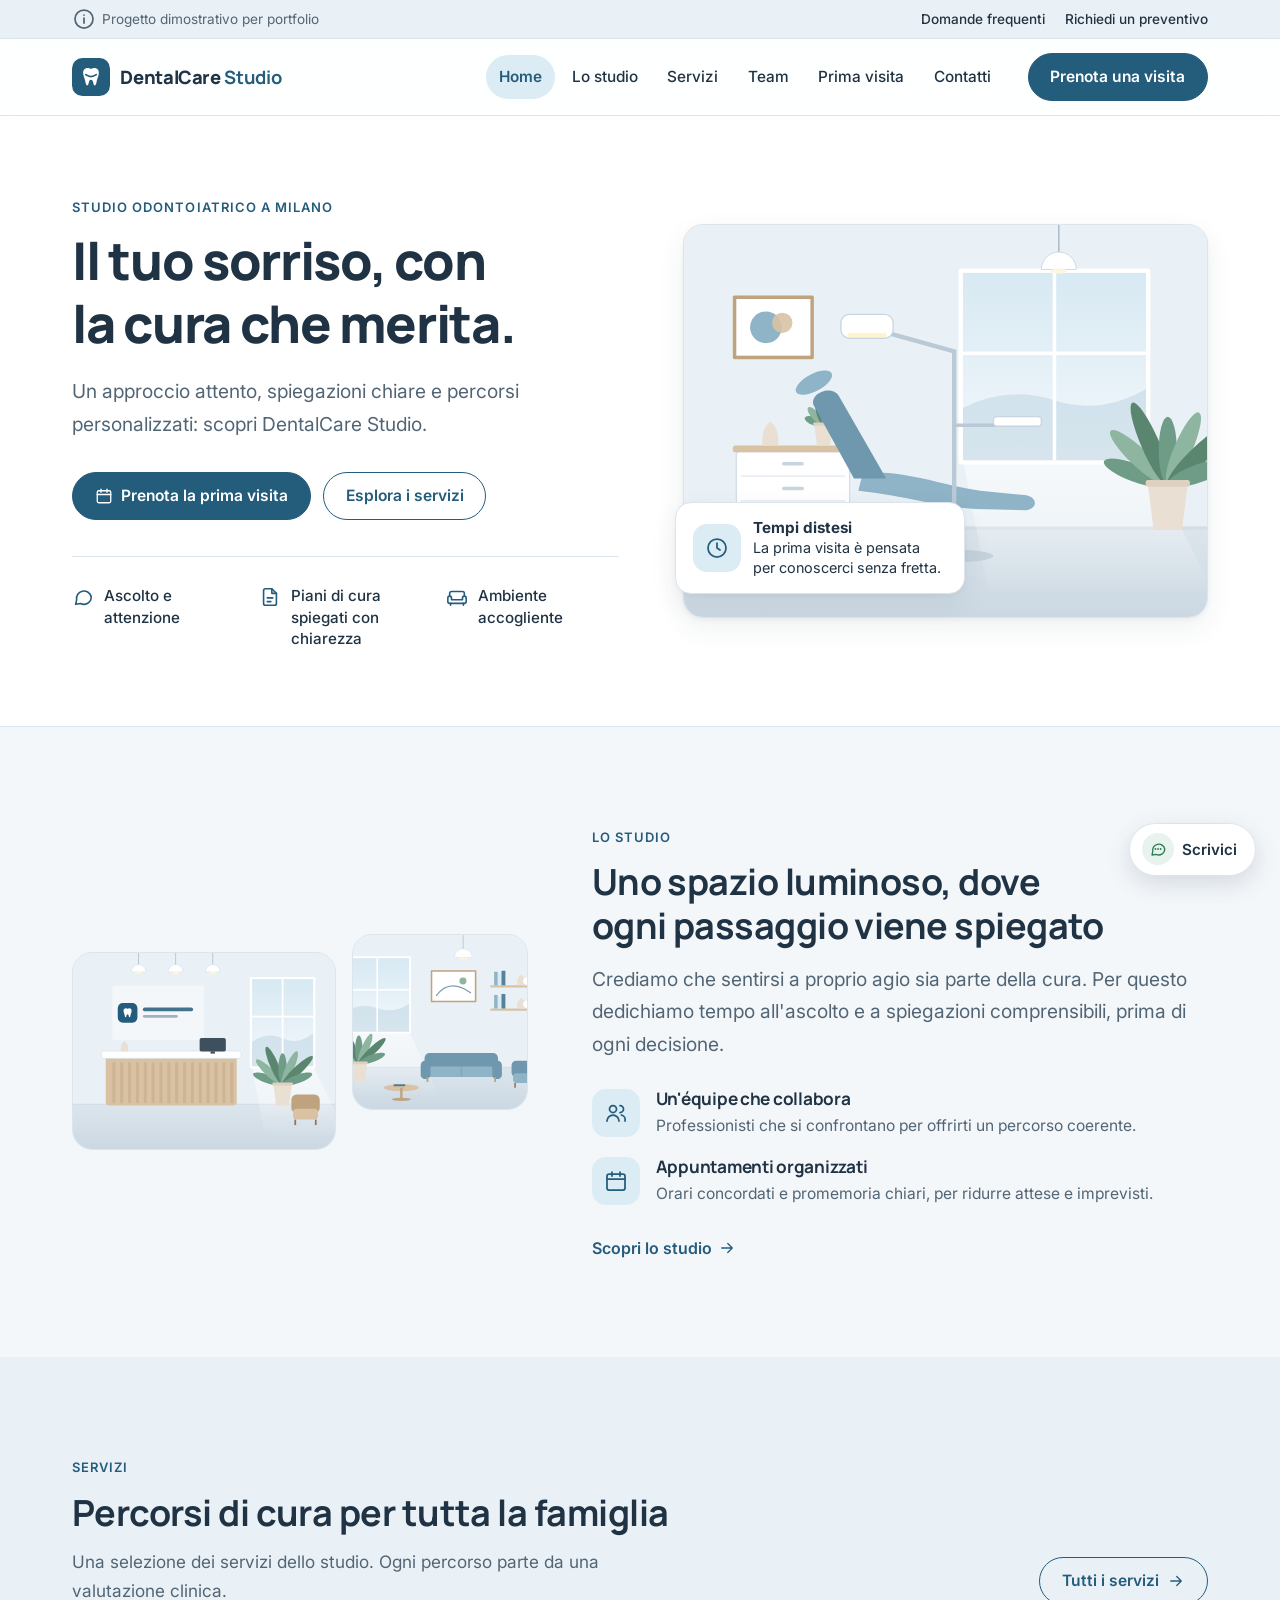
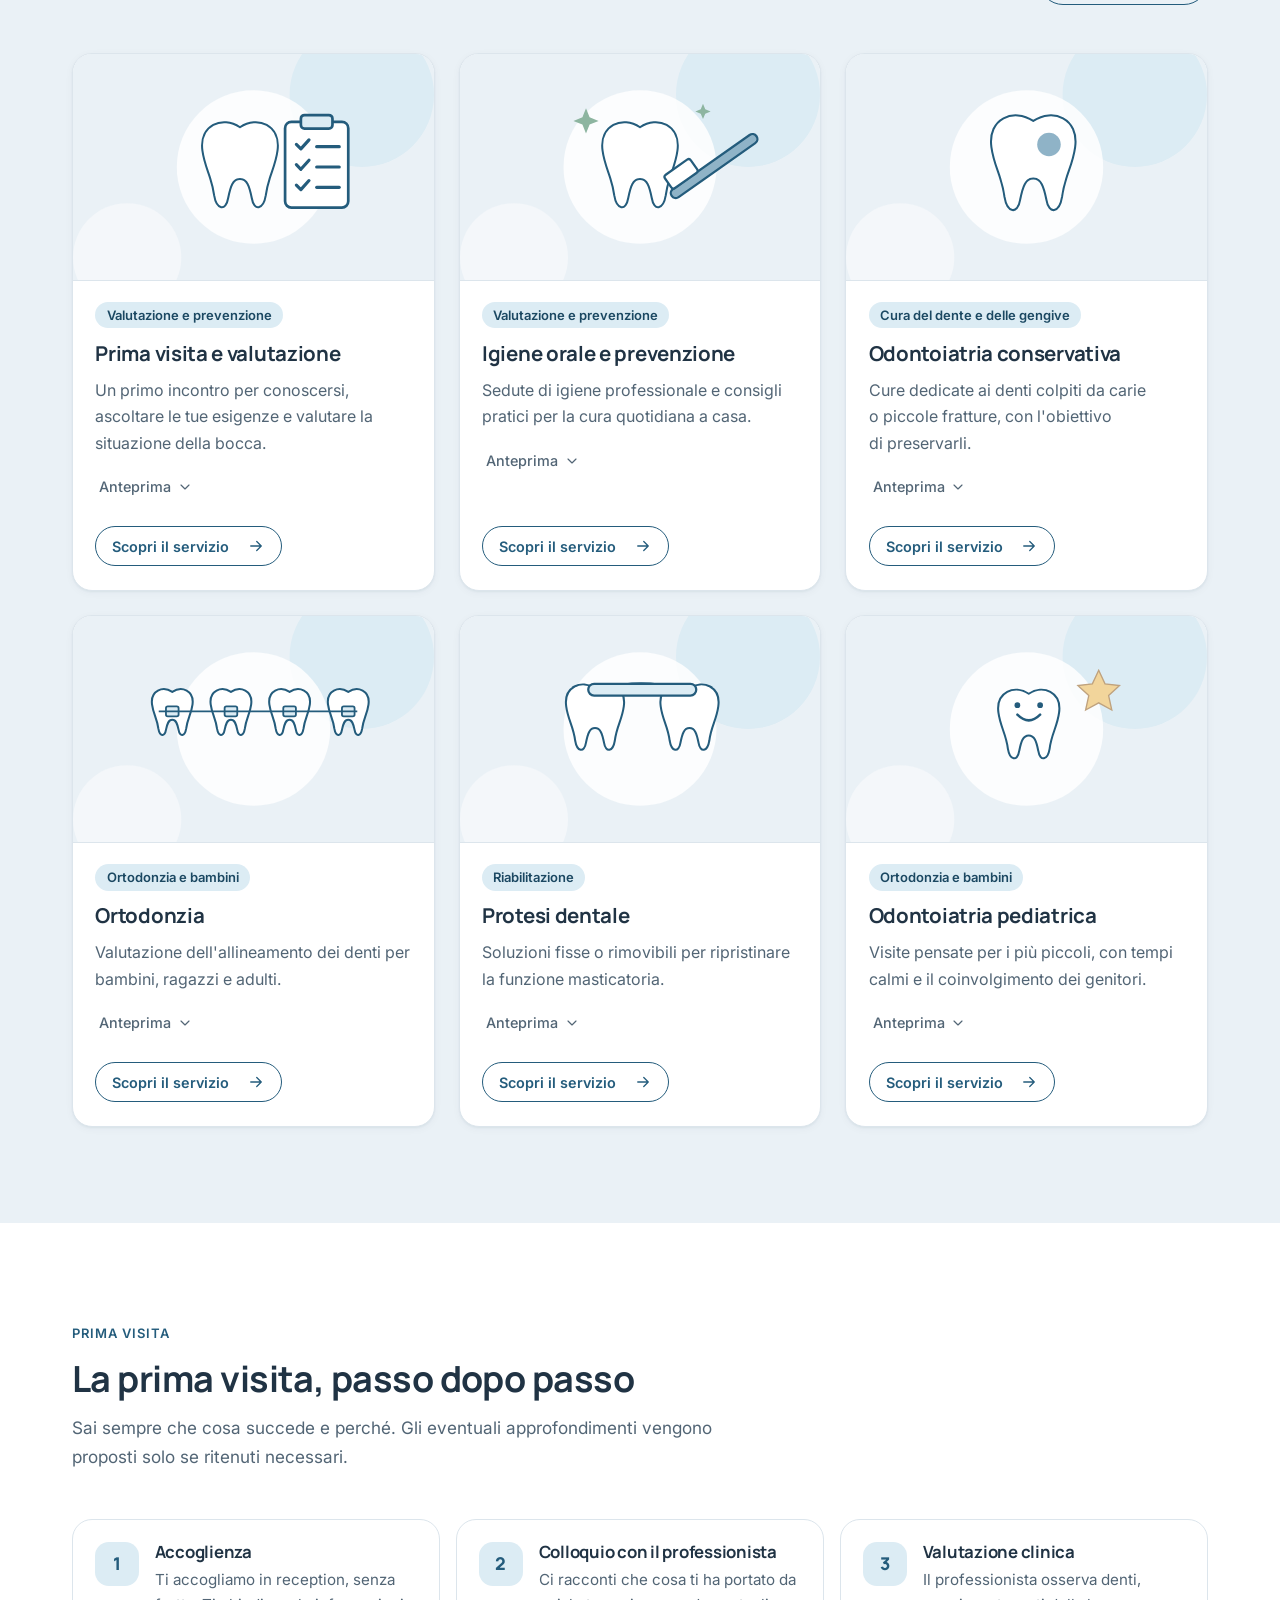
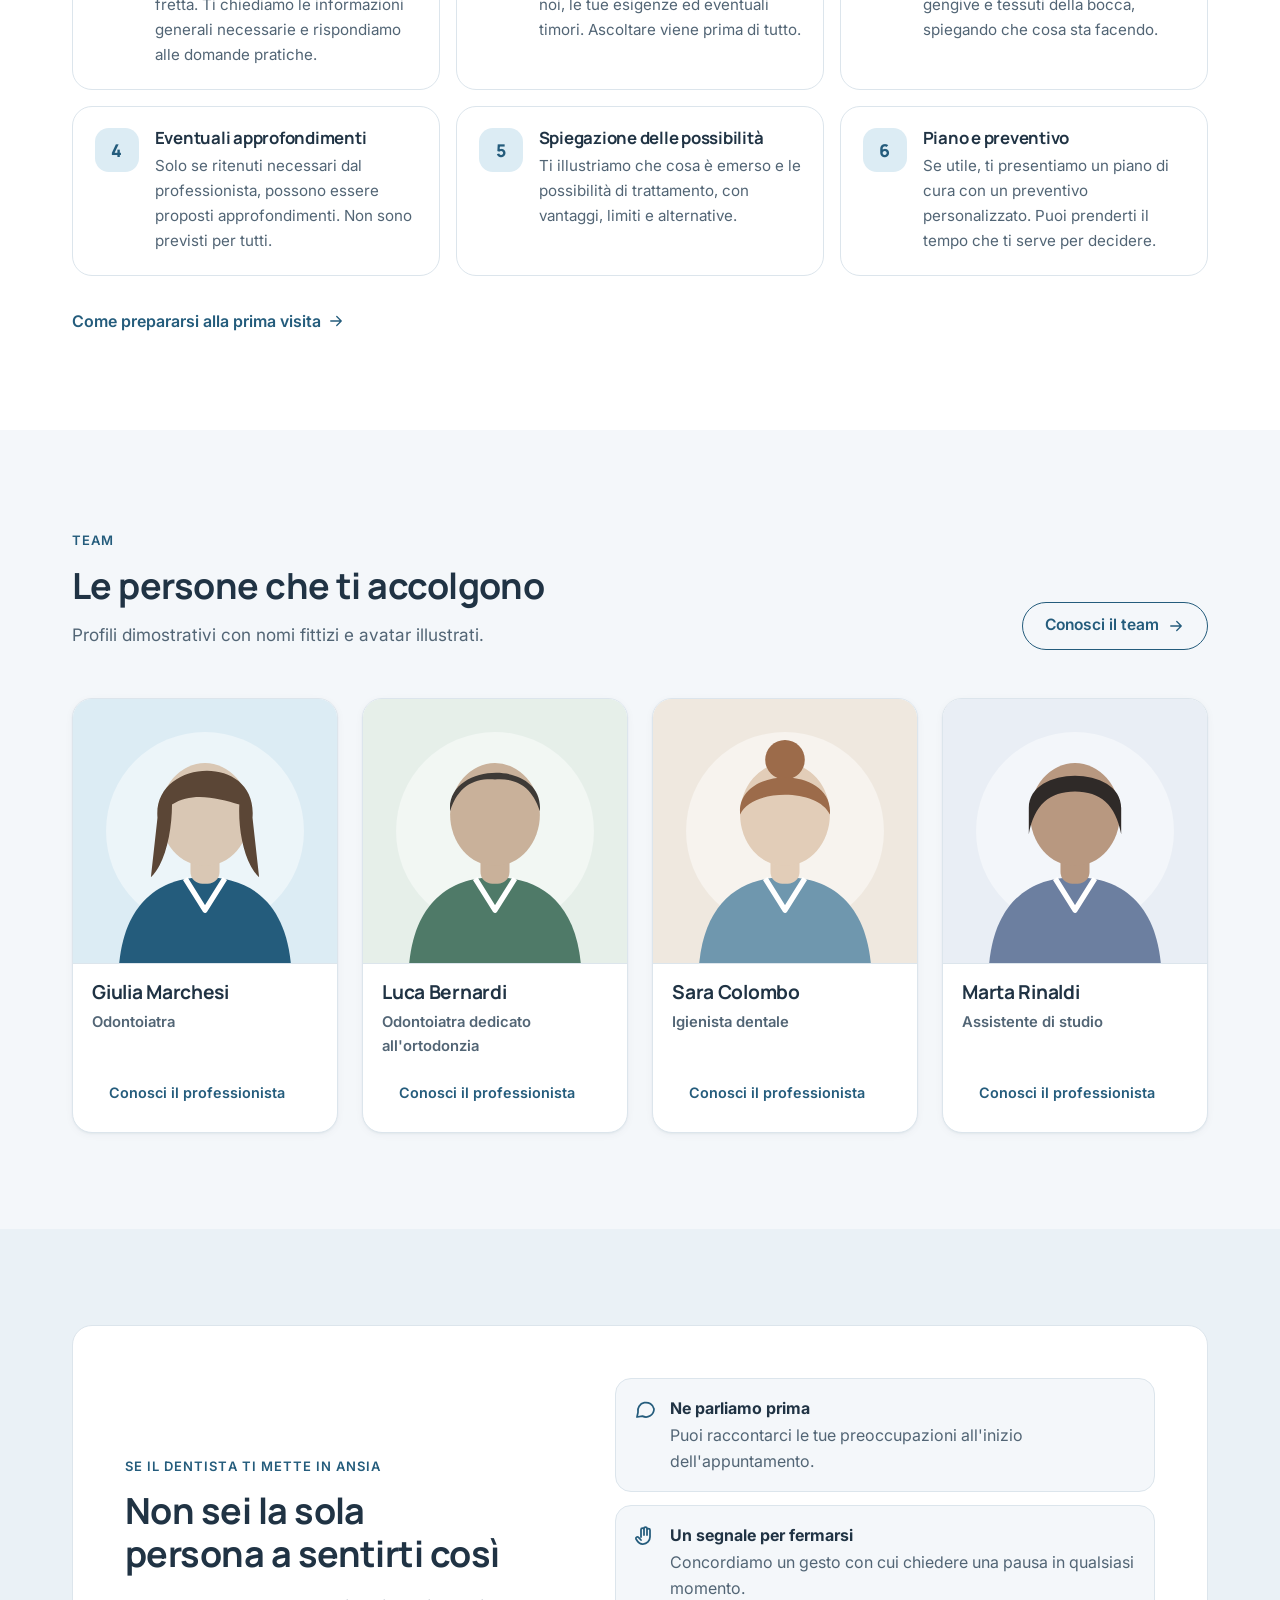
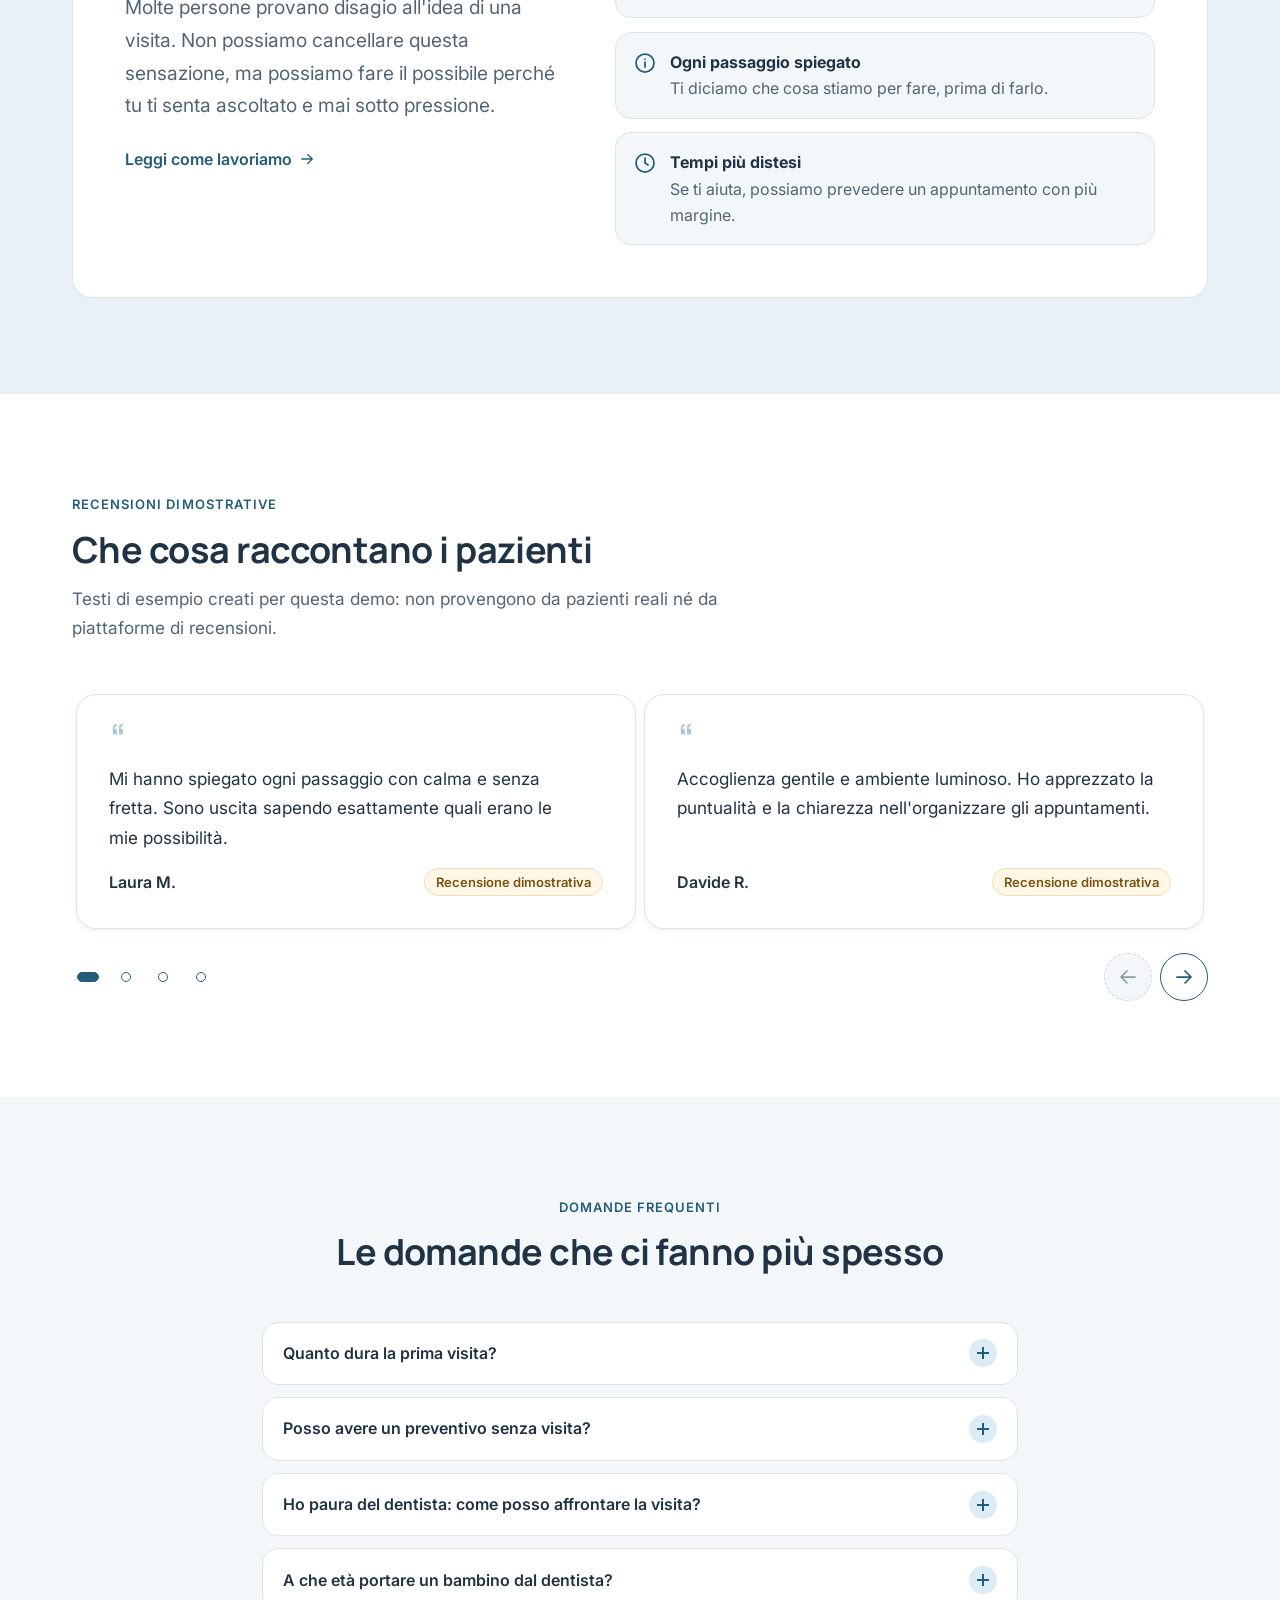
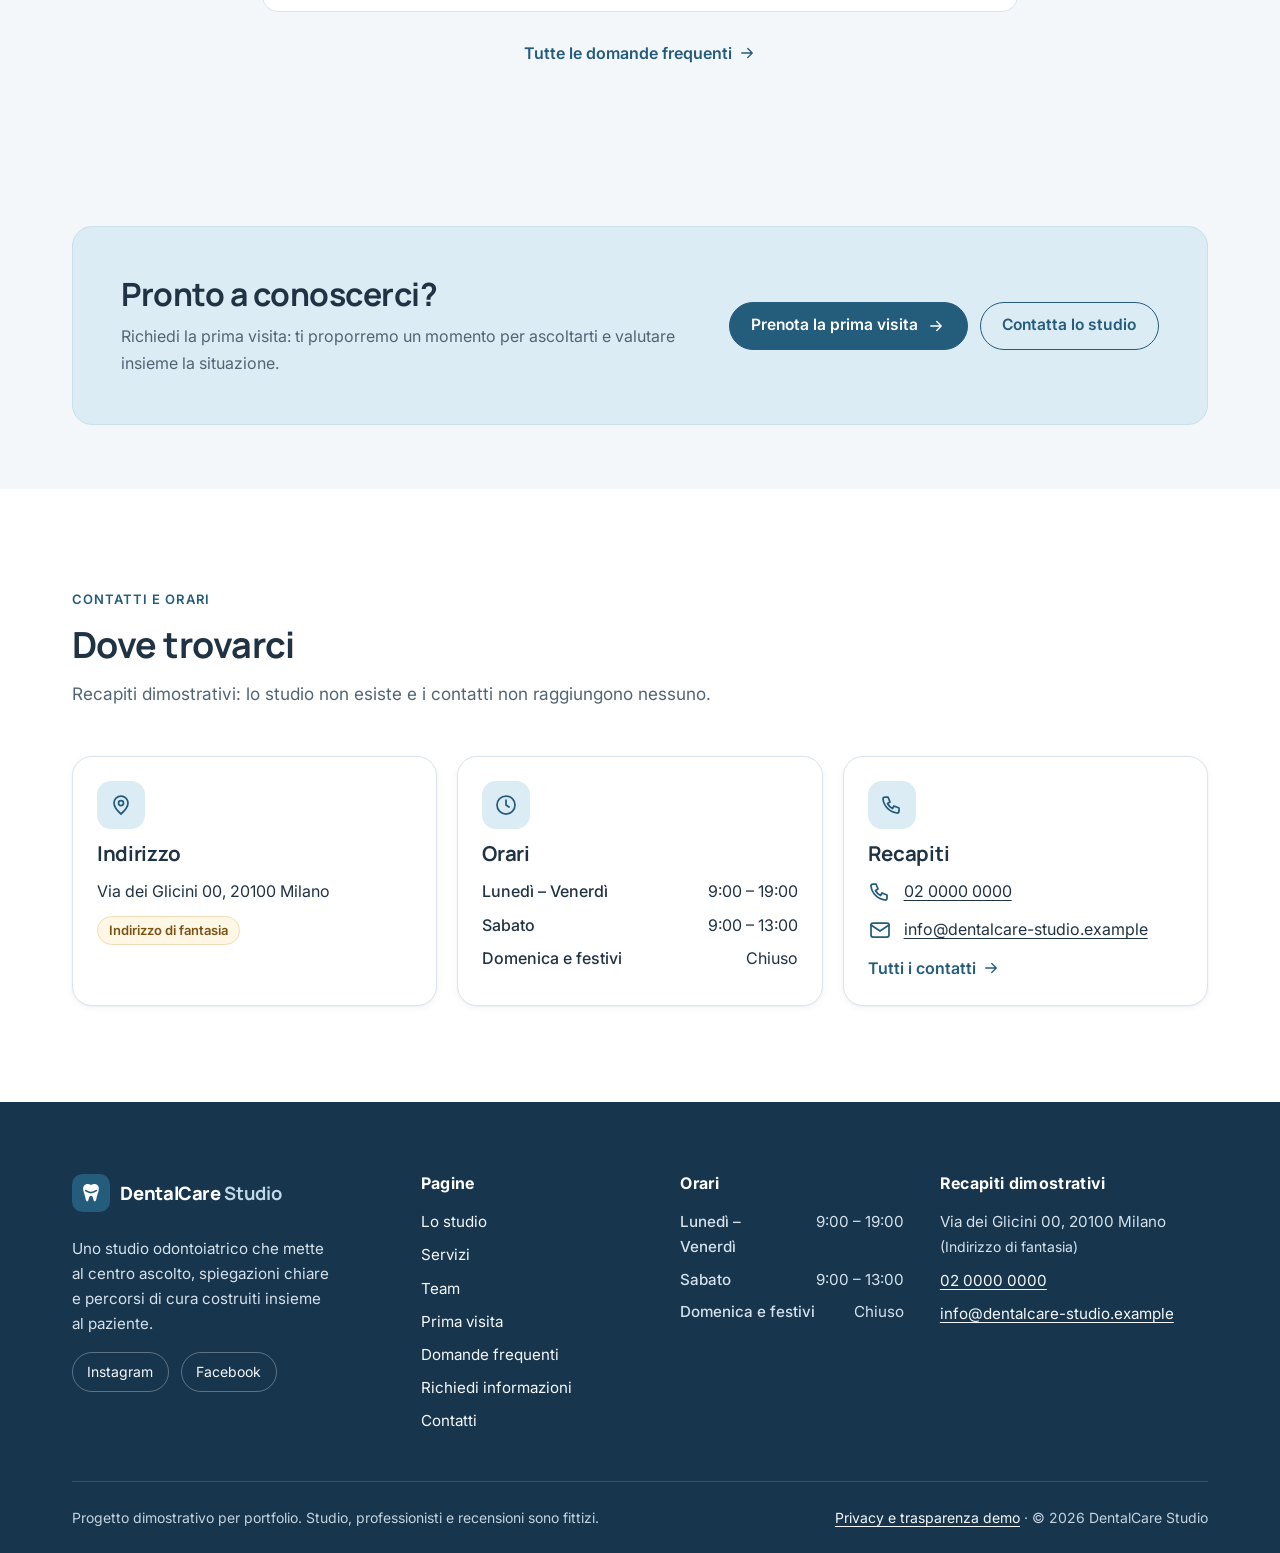
<file: index.html>
<!doctype html>
<html lang="it">
<head>
  <meta charset="utf-8">
  <meta name="viewport" content="width=device-width, initial-scale=1, viewport-fit=cover">
  <title>DentalCare Studio · Studio odontoiatrico a Milano (demo)</title>
  <meta name="description" content="DentalCare Studio: studio odontoiatrico fittizio a Milano. Progetto dimostrativo per portfolio.">
  <meta name="robots" content="noindex, nofollow">
  <meta name="theme-color" content="#FFFFFF">
  <meta name="color-scheme" content="light">
  <!-- Anteprima del link quando viene condiviso (WhatsApp, LinkedIn, Telegram, iMessage…) -->
  <meta property="og:type" content="website">
  <meta property="og:locale" content="it_IT">
  <meta property="og:site_name" content="DentalCare Studio (demo)">
  <meta property="og:title" content="DentalCare Studio · Studio odontoiatrico a Milano (demo)">
  <meta property="og:description" content="DentalCare Studio: studio odontoiatrico fittizio a Milano. Progetto dimostrativo per portfolio.">
  <meta property="og:image" content="https://dentalcare-studio.netlify.app/assets/images/anteprima-social.png">
  <meta property="og:image:width" content="1200">
  <meta property="og:image:height" content="630">
  <meta name="twitter:card" content="summary_large_image">
  <meta name="format-detection" content="telephone=no">
  <script>document.documentElement.classList.add("js");</script>
  <!-- Icone: SVG per i browser moderni, PNG per Windows/vecchi browser, apple-touch-icon per iPhone/iPad -->
  <link rel="icon" href="assets/images/favicon.svg" type="image/svg+xml">
  <link rel="icon" href="assets/icons/favicon-32.png" type="image/png" sizes="32x32">
  <link rel="apple-touch-icon" href="assets/icons/apple-touch-icon.png">
  <link rel="manifest" href="site.webmanifest">
  <meta name="apple-mobile-web-app-title" content="DentalCare">
  <!-- Font opzionali da Google Fonts: se non si caricano, base.css usa fallback di sistema -->
  <link rel="preconnect" href="https://fonts.googleapis.com">
  <link rel="preconnect" href="https://fonts.gstatic.com" crossorigin>
  <link rel="stylesheet" href="https://fonts.googleapis.com/css2?family=Inter:wght@400;500;600;700&amp;family=Manrope:wght@600;700;800&amp;display=swap">
  <link rel="stylesheet" href="css/base.css">
  <link rel="stylesheet" href="css/components.css">
  <link rel="stylesheet" href="css/pages.css">
  <link rel="stylesheet" href="css/compat.css">
  <script src="js/data.js" defer></script>
  <script src="js/main.js" defer></script>
  <script src="js/services.js" defer></script>
  <script src="js/team.js" defer></script>
  <script src="js/faq.js" defer></script>
  <script src="js/gallery.js" defer></script>
</head>
<body>
<a class="skip-link" href="#contenuto">Vai al contenuto principale</a>
<svg xmlns="http://www.w3.org/2000/svg" style="display:none" aria-hidden="true"><symbol id="i-arrow-right" viewBox="0 0 24 24"><path d="M5 12h14M13 6l6 6-6 6"/></symbol><symbol id="i-arrow-left" viewBox="0 0 24 24"><path d="M19 12H5M11 6l-6 6 6 6"/></symbol><symbol id="i-chevron-down" viewBox="0 0 24 24"><path d="m6 9 6 6 6-6"/></symbol><symbol id="i-x" viewBox="0 0 24 24"><path d="M18 6 6 18M6 6l12 12"/></symbol><symbol id="i-check" viewBox="0 0 24 24"><path d="m5 12 5 5 9-10"/></symbol><symbol id="i-check-circle" viewBox="0 0 24 24"><circle cx="12" cy="12" r="9"/><path d="m8 12 3 3 5-6"/></symbol><symbol id="i-chat" viewBox="0 0 24 24"><path d="M21 12a8 8 0 0 1-11.6 7.1L4 20l1-4.6A8 8 0 1 1 21 12Z"/></symbol><symbol id="i-chat-dots" viewBox="0 0 24 24"><path d="M21 12a8 8 0 0 1-11.6 7.1L4 20l1-4.6A8 8 0 1 1 21 12Z"/><path d="M8.5 12h.01M12 12h.01M15.5 12h.01" stroke-width="2.4"/></symbol><symbol id="i-file-text" viewBox="0 0 24 24"><path d="M14 3H7a2 2 0 0 0-2 2v14a2 2 0 0 0 2 2h10a2 2 0 0 0 2-2V8z"/><path d="M14 3v5h5M9 13h6M9 17h4"/></symbol><symbol id="i-sofa" viewBox="0 0 24 24"><path d="M4 11V8a2 2 0 0 1 2-2h12a2 2 0 0 1 2 2v3"/><path d="M2 13a2 2 0 0 1 4 0v2h12v-2a2 2 0 0 1 4 0v4a2 2 0 0 1-2 2H4a2 2 0 0 1-2-2z"/><path d="M5 19v2M19 19v2"/></symbol><symbol id="i-phone" viewBox="0 0 24 24"><path d="M5 4h3l2 5-2.5 1.5a11 11 0 0 0 5 5L14 13l5 2v3a2 2 0 0 1-2 2A16 16 0 0 1 3 6a2 2 0 0 1 2-2"/></symbol><symbol id="i-mail" viewBox="0 0 24 24"><rect x="3" y="5" width="18" height="14" rx="2"/><path d="m3 7 9 6 9-6"/></symbol><symbol id="i-map-pin" viewBox="0 0 24 24"><path d="M12 21s-7-6.2-7-11a7 7 0 0 1 14 0c0 4.8-7 11-7 11z"/><circle cx="12" cy="10" r="2.5"/></symbol><symbol id="i-clock" viewBox="0 0 24 24"><circle cx="12" cy="12" r="9"/><path d="M12 7v5l3 2"/></symbol><symbol id="i-calendar" viewBox="0 0 24 24"><rect x="3" y="5" width="18" height="16" rx="2"/><path d="M16 3v4M8 3v4M3 10h18"/></symbol><symbol id="i-search" viewBox="0 0 24 24"><circle cx="11" cy="11" r="7"/><path d="m20 20-3.5-3.5"/></symbol><symbol id="i-info" viewBox="0 0 24 24"><circle cx="12" cy="12" r="9"/><path d="M12 11v5M12 8h.01"/></symbol><symbol id="i-alert" viewBox="0 0 24 24"><path d="M12 3 2 20h20z"/><path d="M12 10v4M12 17h.01"/></symbol><symbol id="i-users" viewBox="0 0 24 24"><circle cx="9" cy="8" r="3.5"/><path d="M3 20a6 6 0 0 1 12 0M16 4.5a3.5 3.5 0 0 1 0 7M17.5 14a5 5 0 0 1 3.5 6"/></symbol><symbol id="i-pause" viewBox="0 0 24 24"><circle cx="12" cy="12" r="9"/><path d="M10 9v6M14 9v6"/></symbol><symbol id="i-sparkle" viewBox="0 0 24 24"><path d="m12 3 1.8 5.2L19 10l-5.2 1.8L12 17l-1.8-5.2L5 10l5.2-1.8z"/></symbol><symbol id="i-accessibility" viewBox="0 0 24 24"><circle cx="12" cy="4.5" r="1.5"/><path d="m5 8 7 1.5L19 8M12 9.5V14M12 14l-3 6M12 14l3 6"/></symbol><symbol id="i-train" viewBox="0 0 24 24"><rect x="5" y="3" width="14" height="13" rx="3"/><path d="M5 10h14M8 21l2-5M16 21l-2-5M9 13h.01M15 13h.01"/></symbol><symbol id="i-car" viewBox="0 0 24 24"><path d="M5 15v-4l2-5h10l2 5v4"/><rect x="3" y="11" width="18" height="6" rx="2"/><path d="M7 17v2M17 17v2M7 14h.01M17 14h.01"/></symbol><symbol id="i-bike" viewBox="0 0 24 24"><circle cx="6" cy="16" r="3.5"/><circle cx="18" cy="16" r="3.5"/><path d="m6 16 4-7h5l3 7M10 9 8 6H6M15 9l-3 7"/></symbol><symbol id="i-sun" viewBox="0 0 24 24"><circle cx="12" cy="12" r="4"/><path d="M12 2v2M12 20v2M4.9 4.9l1.4 1.4M17.7 17.7l1.4 1.4M2 12h2M20 12h2M4.9 19.1l1.4-1.4M17.7 6.3l1.4-1.4"/></symbol><symbol id="i-shield" viewBox="0 0 24 24"><path d="M12 3l8 3v6c0 5-3.5 8-8 9-4.5-1-8-4-8-9V6z"/><path d="m9 12 2 2 4-4"/></symbol><symbol id="i-user" viewBox="0 0 24 24"><circle cx="12" cy="8" r="4"/><path d="M4 21a8 8 0 0 1 16 0"/></symbol><symbol id="i-smile" viewBox="0 0 24 24"><circle cx="12" cy="12" r="9"/><path d="M8 14s1.5 2 4 2 4-2 4-2M9 9.5h.01M15 9.5h.01"/></symbol><symbol id="i-leaf" viewBox="0 0 24 24"><path d="M5 19c0-8 6-14 15-14 0 9-6 15-14 15"/><path d="m5 19 8-8"/></symbol><symbol id="i-clipboard" viewBox="0 0 24 24"><rect x="5" y="4" width="14" height="17" rx="2"/><path d="M9 4h6v3H9zM9 12h6M9 16h4"/></symbol><symbol id="i-expand" viewBox="0 0 24 24"><path d="M15 3h6v6M9 21H3v-6M21 3l-7 7M3 21l7-7"/></symbol><symbol id="i-lock" viewBox="0 0 24 24"><rect x="5" y="11" width="14" height="10" rx="2"/><path d="M8 11V7a4 4 0 0 1 8 0v4"/></symbol><symbol id="i-hand" viewBox="0 0 24 24"><path d="M8 13V5.5a1.5 1.5 0 0 1 3 0V11M11 10V4.5a1.5 1.5 0 0 1 3 0V11M14 10.5V6a1.5 1.5 0 0 1 3 0v7a7 7 0 0 1-7 7h-.5a6 6 0 0 1-5-2.7L3 15a1.5 1.5 0 0 1 2.5-1.6L8 16"/></symbol><symbol id="i-heart" viewBox="0 0 24 24"><path d="M12 20s-7-4.4-9-9a4.8 4.8 0 0 1 9-3 4.8 4.8 0 0 1 9 3c-2 4.6-9 9-9 9z"/></symbol></svg>
<div class="utility-bar">
  <div class="container">
    <p class="utility-bar__demo"><svg class="icon" aria-hidden="true" focusable="false"><use href="#i-info"></use></svg> Progetto dimostrativo per portfolio</p>
    <nav aria-label="Collegamenti rapidi">
      <ul role="list">
        <li><a href="faq.html">Domande frequenti</a></li>
        <li><a href="preventivo.html">Richiedi un preventivo</a></li>
      </ul>
    </nav>
  </div>
</div>
<header class="site-header" id="site-header">
  <div class="container site-header__inner">
    <a class="logo" href="index.html" aria-label="DentalCare Studio, torna alla home">
      <svg class="logo__mark" viewBox="0 0 40 40" aria-hidden="true" focusable="false"><rect width="40" height="40" rx="11" fill="#245C7C"/><g transform="translate(7.2 6.4) scale(.256)"><path d="M50 20C35 10 15 18 18 40C20 55 26 62 28 78C30 90 38 92 40 80C42 70 44 64 50 64C56 64 58 70 60 80C62 92 70 90 72 78C74 62 80 55 82 40C85 18 65 10 50 20Z" fill="#fff"/></g><path d="M14.5 17.5q5.5 4 11 0" stroke="#245C7C" stroke-width="1.8" fill="none" stroke-linecap="round"/></svg>
      <span class="logo__text" aria-hidden="true">DentalCare <span>Studio</span></span>
    </a>
    <button class="nav-toggle" type="button" aria-expanded="false" aria-controls="main-nav">
      <span class="nav-toggle__bars" aria-hidden="true"><span></span><span></span><span></span></span>
      <span class="nav-toggle__label">Menu</span>
      <span class="visually-hidden">principale</span>
    </button>
    <nav class="main-nav" id="main-nav" aria-label="Navigazione principale">
      <ul class="main-nav__list" role="list"><li><a class="main-nav__link" href="index.html" aria-current="page">Home</a></li><li><a class="main-nav__link" href="studio.html">Lo studio</a></li><li><a class="main-nav__link" href="servizi.html">Servizi</a></li><li><a class="main-nav__link" href="team.html">Team</a></li><li><a class="main-nav__link" href="prima-visita.html">Prima visita</a></li><li><a class="main-nav__link" href="contatti.html">Contatti</a></li></ul>
      <div class="main-nav__secondary">
        <a class="btn btn--block" href="preventivo.html?tipo=prima-visita"><svg class="icon" aria-hidden="true" focusable="false"><use href="#i-calendar"></use></svg> Prenota una visita</a>
        <div class="cluster">
          <a href="faq.html">Domande frequenti</a>
          <a href="preventivo.html">Richiedi un preventivo</a>
        </div>
      </div>
    </nav>
    <a class="btn header-cta" href="preventivo.html?tipo=prima-visita">Prenota una visita</a>
  </div>
</header>
<main id="contenuto" tabindex="-1">

<section class="hero" aria-labelledby="hero-title">
  <div class="container hero__grid">
    <div>
      <span class="eyebrow">Studio odontoiatrico a Milano</span>
      <h1 id="hero-title">Il tuo sorriso, con la cura che merita.</h1>
      <p class="lead">Un approccio attento, spiegazioni chiare e percorsi personalizzati: scopri DentalCare Studio.</p>
      <div class="cluster hero__actions">
        <a class="btn" href="preventivo.html?tipo=prima-visita"><svg class="icon" aria-hidden="true" focusable="false"><use href="#i-calendar"></use></svg> Prenota la prima visita</a>
        <a class="btn btn--secondary" href="servizi.html">Esplora i servizi</a>
      </div>
      <ul class="hero__points" role="list">
        <li class="hero__point"><svg class="icon" aria-hidden="true" focusable="false"><use href="#i-chat"></use></svg> Ascolto e attenzione</li>
        <li class="hero__point"><svg class="icon" aria-hidden="true" focusable="false"><use href="#i-file-text"></use></svg> Piani di cura spiegati con chiarezza</li>
        <li class="hero__point"><svg class="icon" aria-hidden="true" focusable="false"><use href="#i-sofa"></use></svg> Ambiente accogliente</li>
      </ul>
    </div>
    <div class="hero__visual">
      <div class="media media--4x3"><img src="assets/images/studio-hero.svg" alt="Illustrazione di un ambulatorio luminoso con poltrona odontoiatrica, grande finestra e piante" width="1200" height="900" fetchpriority="high" decoding="async" data-image="hero"></div>
      <div class="hero__note"><span class="icon-badge"><svg class="icon" aria-hidden="true" focusable="false"><use href="#i-clock"></use></svg></span><div><strong>Tempi distesi</strong>La prima visita è pensata per conoscerci senza fretta.</div></div>
    </div>
  </div>
</section>

<section class="section" aria-labelledby="intro-title">
  <div class="container split split--wide-right">
    <div class="intro-media reveal">
      <div class="media media--4x3"><img src="assets/images/reception.svg" alt="Illustrazione della reception con bancone in legno chiaro e lampade a sospensione" width="1200" height="900" loading="lazy" decoding="async" data-image="reception"></div>
      <div class="media media--square"><img src="assets/images/sala-attesa.svg" alt="Illustrazione della sala d'attesa con divano, poltrone e libreria" width="1200" height="900" loading="lazy" decoding="async" data-image="attesa"></div>
    </div>
    <div class="reveal">
      <span class="eyebrow">Lo studio</span>
      <h2 id="intro-title">Uno spazio luminoso, dove ogni passaggio viene spiegato</h2>
      <p class="lead" style="margin-top:1rem">Crediamo che sentirsi a proprio agio sia parte della cura. Per questo dedichiamo tempo all'ascolto e a spiegazioni comprensibili, prima di ogni decisione.</p>
      <div class="values-list">
        <div class="feature"><span class="icon-badge"><svg class="icon" aria-hidden="true" focusable="false"><use href="#i-users"></use></svg></span><div><h3>Un'équipe che collabora</h3><p>Professionisti che si confrontano per offrirti un percorso coerente.</p></div></div>
        <div class="feature"><span class="icon-badge"><svg class="icon" aria-hidden="true" focusable="false"><use href="#i-calendar"></use></svg></span><div><h3>Appuntamenti organizzati</h3><p>Orari concordati e promemoria chiari, per ridurre attese e imprevisti.</p></div></div>
      </div>
      <a class="link-arrow" href="studio.html" style="margin-top:1.75rem">Scopri lo studio <svg class="icon" aria-hidden="true" focusable="false"><use href="#i-arrow-right"></use></svg></a>
    </div>
  </div>
</section>

<section class="section section--soft" aria-labelledby="services-title">
  <div class="container">
    <div class="section-head section-head--row reveal">
      <div><span class="eyebrow">Servizi</span><h2 id="services-title">Percorsi di cura per tutta la famiglia</h2><p>Una selezione dei servizi dello studio. Ogni percorso parte da una valutazione clinica.</p></div>
      <a class="btn btn--secondary" href="servizi.html">Tutti i servizi <svg class="icon" aria-hidden="true" focusable="false"><use href="#i-arrow-right"></use></svg></a>
    </div>
    <div class="grid grid--3" data-render="featured-services"><noscript><p class="noscript-note">Questa sezione viene generata con JavaScript dai dati in <code>js/data.js</code>. Attiva JavaScript per visualizzarla.</p></noscript></div>
  </div>
</section>

<section class="section section--white" aria-labelledby="steps-title">
  <div class="container">
    <div class="section-head reveal"><span class="eyebrow">Prima visita</span><h2 id="steps-title">La prima visita, passo dopo passo</h2><p>Sai sempre che cosa succede e perché. Gli eventuali approfondimenti vengono proposti solo se ritenuti necessari.</p></div>
    <ol class="steps" role="list" data-render="steps"><noscript><p class="noscript-note">Questa sezione viene generata con JavaScript dai dati in <code>js/data.js</code>. Attiva JavaScript per visualizzarla.</p></noscript></ol>
    <a class="link-arrow" href="prima-visita.html" style="margin-top:2rem">Come prepararsi alla prima visita <svg class="icon" aria-hidden="true" focusable="false"><use href="#i-arrow-right"></use></svg></a>
  </div>
</section>

<section class="section" aria-labelledby="team-title">
  <div class="container">
    <div class="section-head section-head--row reveal">
      <div><span class="eyebrow">Team</span><h2 id="team-title">Le persone che ti accolgono</h2><p>Profili dimostrativi con nomi fittizi e avatar illustrati.</p></div>
      <a class="btn btn--secondary" href="team.html">Conosci il team <svg class="icon" aria-hidden="true" focusable="false"><use href="#i-arrow-right"></use></svg></a>
    </div>
    <div class="team-grid" data-render="team-preview"><noscript><p class="noscript-note">Questa sezione viene generata con JavaScript dai dati in <code>js/data.js</code>. Attiva JavaScript per visualizzarla.</p></noscript></div>
  </div>
</section>

<section class="section section--soft" aria-labelledby="calm-title">
  <div class="container">
    <div class="calm-panel reveal">
      <div>
        <span class="eyebrow">Se il dentista ti mette in ansia</span>
        <h2 id="calm-title">Non sei la sola persona a sentirti così</h2>
        <p class="lead" style="margin-top:1rem">Molte persone provano disagio all'idea di una visita. Non possiamo cancellare questa sensazione, ma possiamo fare il possibile perché tu ti senta ascoltato e mai sotto pressione.</p>
        <a class="link-arrow" href="prima-visita.html#ansia" style="margin-top:1.5rem">Leggi come lavoriamo <svg class="icon" aria-hidden="true" focusable="false"><use href="#i-arrow-right"></use></svg></a>
      </div>
      <ul class="calm-list" role="list">
        <li><svg class="icon" aria-hidden="true" focusable="false"><use href="#i-chat"></use></svg><div><strong>Ne parliamo prima</strong><br><span class="muted">Puoi raccontarci le tue preoccupazioni all'inizio dell'appuntamento.</span></div></li>
        <li><svg class="icon" aria-hidden="true" focusable="false"><use href="#i-hand"></use></svg><div><strong>Un segnale per fermarsi</strong><br><span class="muted">Concordiamo un gesto con cui chiedere una pausa in qualsiasi momento.</span></div></li>
        <li><svg class="icon" aria-hidden="true" focusable="false"><use href="#i-info"></use></svg><div><strong>Ogni passaggio spiegato</strong><br><span class="muted">Ti diciamo che cosa stiamo per fare, prima di farlo.</span></div></li>
        <li><svg class="icon" aria-hidden="true" focusable="false"><use href="#i-clock"></use></svg><div><strong>Tempi più distesi</strong><br><span class="muted">Se ti aiuta, possiamo prevedere un appuntamento con più margine.</span></div></li>
      </ul>
    </div>
  </div>
</section>

<section class="section section--white" aria-labelledby="reviews-title">
  <div class="container">
    <div class="section-head reveal"><span class="eyebrow">Recensioni dimostrative</span><h2 id="reviews-title">Che cosa raccontano i pazienti</h2><p>Testi di esempio creati per questa demo: non provengono da pazienti reali né da piattaforme di recensioni.</p></div>
    <div data-render="reviews"><noscript><p class="noscript-note">Questa sezione viene generata con JavaScript dai dati in <code>js/data.js</code>. Attiva JavaScript per visualizzarla.</p></noscript></div>
  </div>
</section>

<section class="section" aria-labelledby="faq-title">
  <div class="container container--narrow">
    <div class="section-head section-head--center reveal"><span class="eyebrow">Domande frequenti</span><h2 id="faq-title">Le domande che ci fanno più spesso</h2></div>
    <div class="accordion" data-render="faq-list" data-faq-from="home" data-heading-level="3"><noscript><p class="noscript-note">Questa sezione viene generata con JavaScript dai dati in <code>js/data.js</code>. Attiva JavaScript per visualizzarla.</p></noscript></div>
    <p style="text-align:center;margin-top:1.75rem"><a class="link-arrow" href="faq.html">Tutte le domande frequenti <svg class="icon" aria-hidden="true" focusable="false"><use href="#i-arrow-right"></use></svg></a></p>
  </div>
</section>

<section class="section section--tight">
  <div class="container">
    <div class="cta-band reveal">
      <div><h2>Pronto a conoscerci?</h2><p>Richiedi la prima visita: ti proporremo un momento per ascoltarti e valutare insieme la situazione.</p></div>
      <div class="cluster"><a class="btn" href="preventivo.html?tipo=prima-visita">Prenota la prima visita <svg class="icon" aria-hidden="true" focusable="false"><use href="#i-arrow-right"></use></svg></a><a class="btn btn--secondary" href="contatti.html">Contatta lo studio</a></div>
    </div>
  </div>
</section>

<section class="section section--white" aria-labelledby="contact-title">
  <div class="container">
    <div class="section-head reveal"><span class="eyebrow">Contatti e orari</span><h2 id="contact-title">Dove trovarci</h2><p>Recapiti dimostrativi: lo studio non esiste e i contatti non raggiungono nessuno.</p></div>
    <div class="contact-preview">
      <div class="card reveal">
        <span class="icon-badge"><svg class="icon" aria-hidden="true" focusable="false"><use href="#i-map-pin"></use></svg></span><h3>Indirizzo</h3>
        <p><span data-bind="address">Via dei Glicini 00, 20100 Milano</span></p>
        <span class="badge badge--demo" data-bind="address-note">Indirizzo di fantasia</span>
      </div>
      <div class="card reveal">
        <span class="icon-badge"><svg class="icon" aria-hidden="true" focusable="false"><use href="#i-clock"></use></svg></span><h3>Orari</h3>
        <dl class="hours-list" data-bind="hours"></dl>
      </div>
      <div class="card reveal">
        <span class="icon-badge"><svg class="icon" aria-hidden="true" focusable="false"><use href="#i-phone"></use></svg></span><h3>Recapiti</h3>
        <div class="contact-line"><svg class="icon" aria-hidden="true" focusable="false"><use href="#i-phone"></use></svg><button type="button" class="link-button" data-demo="phone"><span data-bind="phone">02 0000 0000</span></button></div>
        <div class="contact-line"><svg class="icon" aria-hidden="true" focusable="false"><use href="#i-mail"></use></svg><button type="button" class="link-button" data-demo="email"><span data-bind="email">info@dentalcare-studio.example</span></button></div>
        <a class="link-arrow" href="contatti.html" style="margin-top:auto">Tutti i contatti <svg class="icon" aria-hidden="true" focusable="false"><use href="#i-arrow-right"></use></svg></a>
      </div>
    </div>
  </div>
</section>

</main>

<footer class="site-footer">
  <div class="container">
    <div class="footer-grid">
      <div>
        <a class="logo" href="index.html" aria-label="DentalCare Studio, torna alla home"><svg class="logo__mark" viewBox="0 0 40 40" aria-hidden="true" focusable="false"><rect width="40" height="40" rx="11" fill="#245C7C"/><g transform="translate(7.2 6.4) scale(.256)"><path d="M50 20C35 10 15 18 18 40C20 55 26 62 28 78C30 90 38 92 40 80C42 70 44 64 50 64C56 64 58 70 60 80C62 92 70 90 72 78C74 62 80 55 82 40C85 18 65 10 50 20Z" fill="#fff"/></g><path d="M14.5 17.5q5.5 4 11 0" stroke="#245C7C" stroke-width="1.8" fill="none" stroke-linecap="round"/></svg><span class="logo__text" aria-hidden="true">DentalCare <span>Studio</span></span></a>
        <p style="margin-top:1rem" data-bind="description">Uno studio odontoiatrico che mette al centro ascolto, spiegazioni chiare e percorsi di cura costruiti insieme al paziente.</p>
        <div class="footer-socials" aria-label="Profili social (segnaposto)">
          <button type="button" data-demo="social">Instagram</button>
          <button type="button" data-demo="social">Facebook</button>
        </div>
      </div>
      <nav aria-labelledby="footer-pages">
        <h2 id="footer-pages">Pagine</h2>
        <ul class="footer-links" role="list">
          <li><a href="studio.html">Lo studio</a></li>
          <li><a href="servizi.html">Servizi</a></li>
          <li><a href="team.html">Team</a></li>
          <li><a href="prima-visita.html">Prima visita</a></li>
          <li><a href="faq.html">Domande frequenti</a></li>
          <li><a href="preventivo.html">Richiedi informazioni</a></li>
          <li><a href="contatti.html">Contatti</a></li>
        </ul>
      </nav>
      <div>
        <h2>Orari</h2>
        <dl class="hours-list" data-bind="hours">
          <div><dt>Lunedì – Venerdì</dt><dd>9:00 – 19:00</dd></div>
          <div><dt>Sabato</dt><dd>9:00 – 13:00</dd></div>
          <div><dt>Domenica e festivi</dt><dd>Chiuso</dd></div>
        </dl>
      </div>
      <div>
        <h2>Recapiti dimostrativi</h2>
        <ul class="footer-links" role="list">
          <li><span data-bind="address">Via dei Glicini 00, 20100 Milano</span> <span class="small">(<span data-bind="address-note">Indirizzo di fantasia</span>)</span></li>
          <li><button type="button" class="link-button" data-demo="phone"><span data-bind="phone">02 0000 0000</span></button></li>
          <li><button type="button" class="link-button" data-demo="email"><span data-bind="email">info@dentalcare-studio.example</span></button></li>
        </ul>
      </div>
    </div>
    <div class="footer-bottom">
      <p>Progetto dimostrativo per portfolio. Studio, professionisti e recensioni sono fittizi.</p>
      <p><a href="privacy.html">Privacy e trasparenza demo</a> · © <span data-bind="year">2026</span> <span data-bind="name">DentalCare Studio</span></p>
    </div>
  </div>
</footer>
<button type="button" class="whatsapp-float" data-demo="whatsapp" aria-label="Scrivici su WhatsApp (simulazione)">
  <span class="whatsapp-float__icon"><svg class="icon" aria-hidden="true" focusable="false"><use href="#i-chat-dots"></use></svg></span><span>Scrivici</span>
</button>
</body>
</html>
</file>
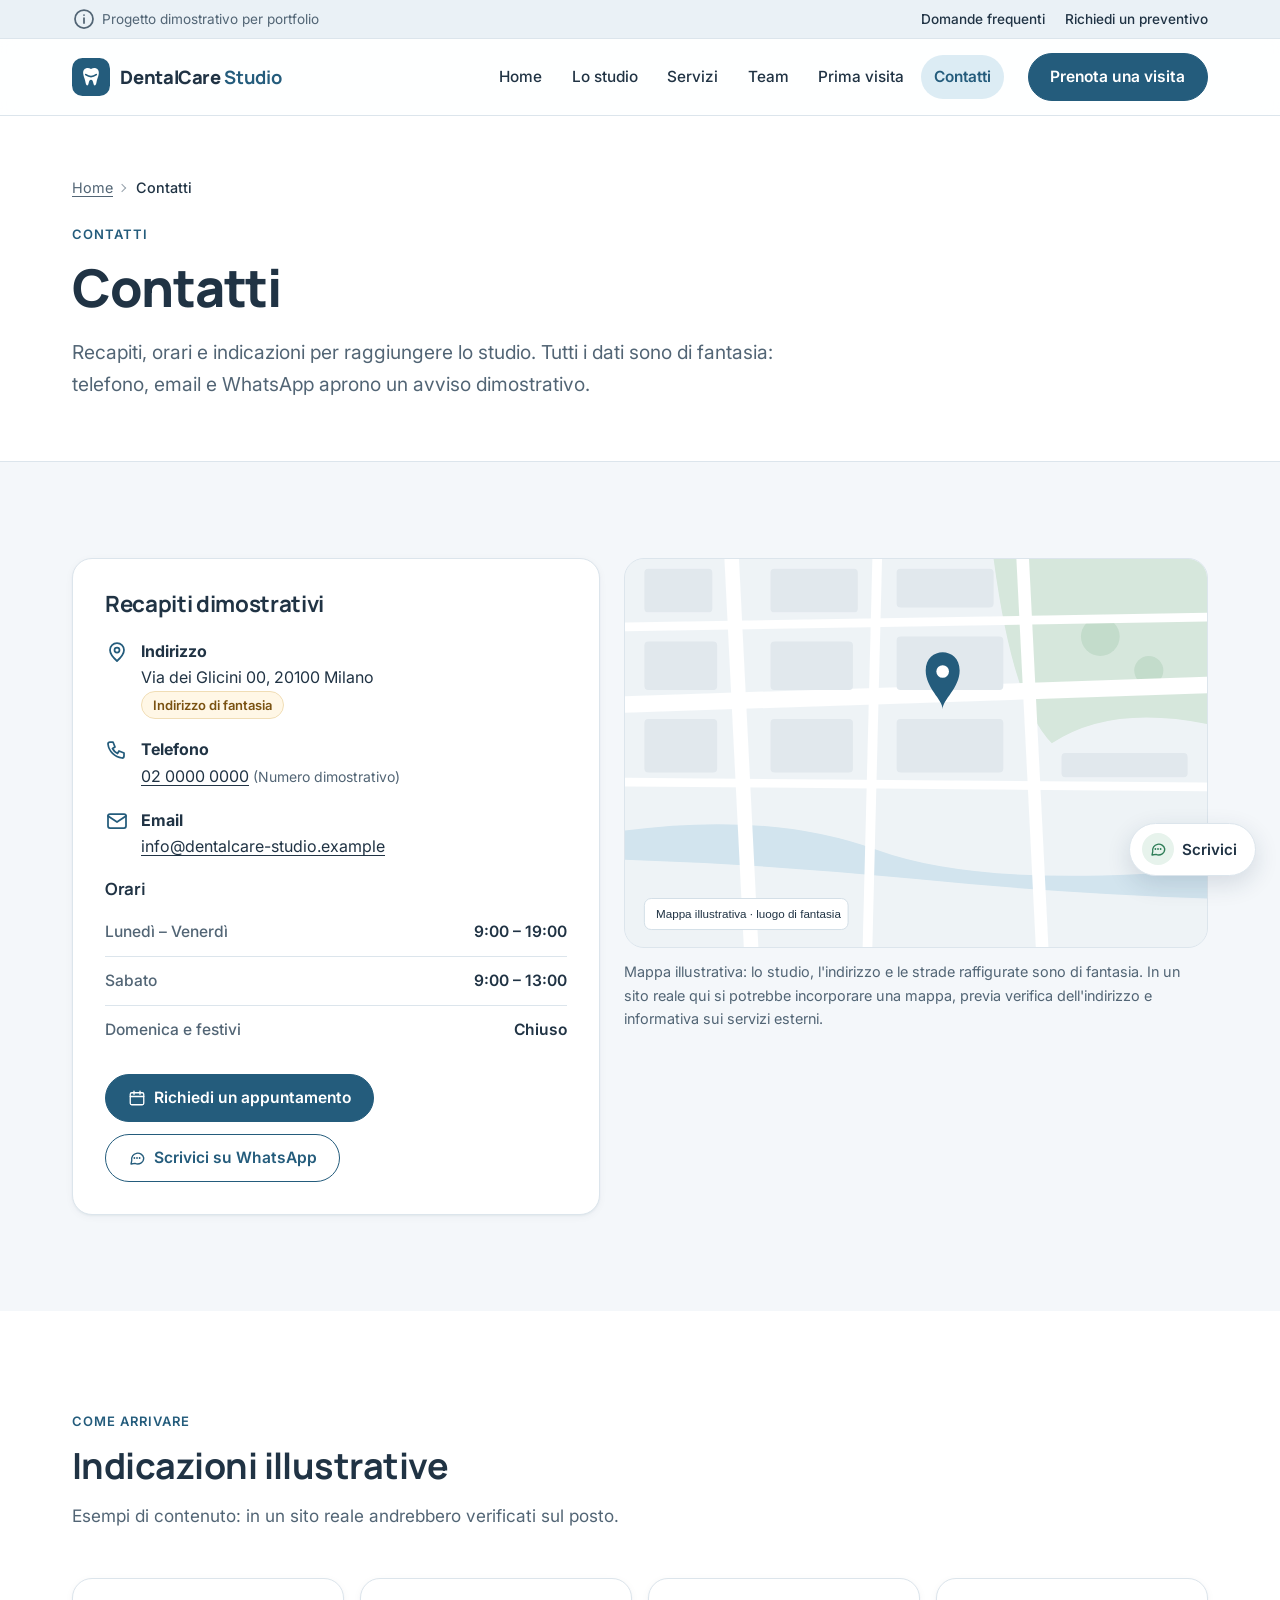
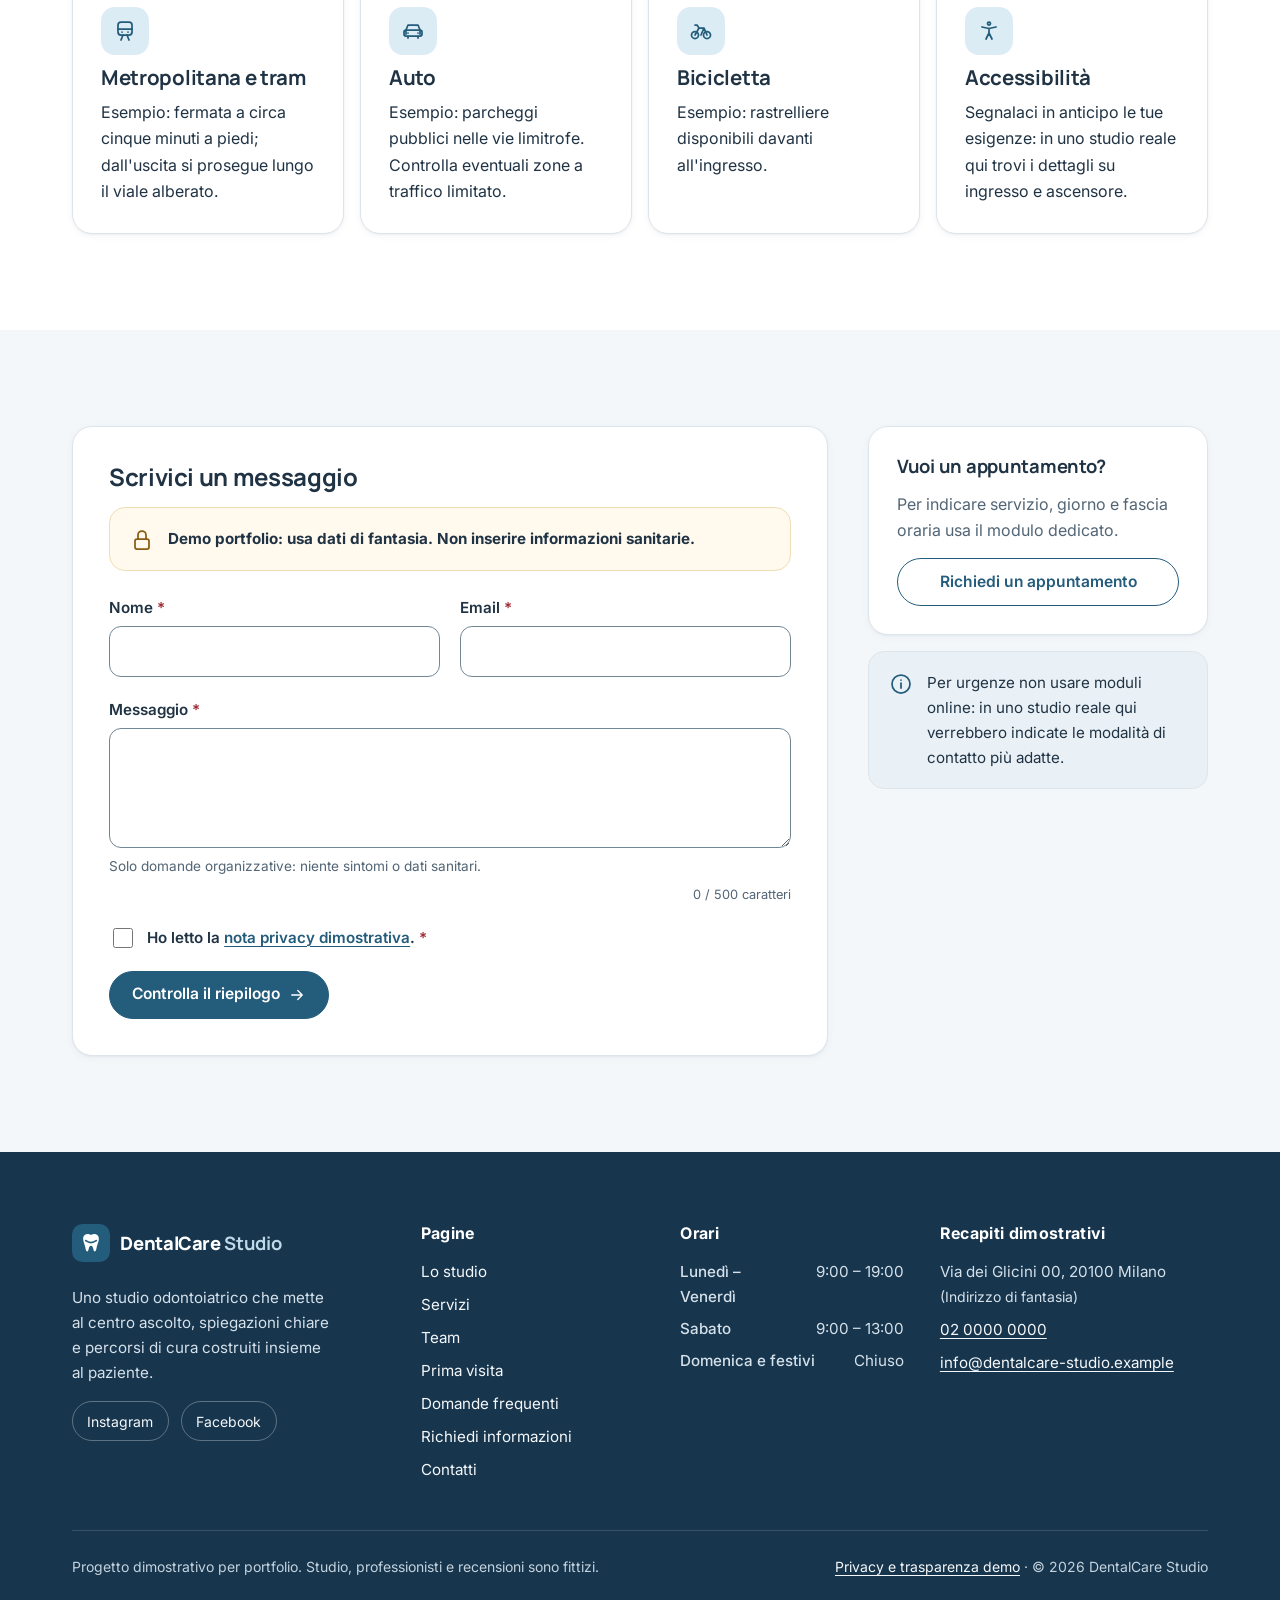
<file: contatti.html>
<!doctype html>
<html lang="it">
<head>
  <meta charset="utf-8">
  <meta name="viewport" content="width=device-width, initial-scale=1, viewport-fit=cover">
  <title>Contatti · DentalCare Studio (demo)</title>
  <meta name="description" content="Recapiti dimostrativi, orari e indicazioni illustrative di DentalCare Studio.">
  <meta name="robots" content="noindex, nofollow">
  <meta name="theme-color" content="#FFFFFF">
  <meta name="color-scheme" content="light">
  <!-- Anteprima del link quando viene condiviso (WhatsApp, LinkedIn, Telegram, iMessage…) -->
  <meta property="og:type" content="website">
  <meta property="og:locale" content="it_IT">
  <meta property="og:site_name" content="DentalCare Studio (demo)">
  <meta property="og:title" content="Contatti · DentalCare Studio (demo)">
  <meta property="og:description" content="Recapiti dimostrativi, orari e indicazioni illustrative di DentalCare Studio.">
  <meta property="og:image" content="https://dentalcare-studio.netlify.app/assets/images/anteprima-social.png">
  <meta property="og:image:width" content="1200">
  <meta property="og:image:height" content="630">
  <meta name="twitter:card" content="summary_large_image">
  <meta name="format-detection" content="telephone=no">
  <script>document.documentElement.classList.add("js");</script>
  <!-- Icone: SVG per i browser moderni, PNG per Windows/vecchi browser, apple-touch-icon per iPhone/iPad -->
  <link rel="icon" href="assets/images/favicon.svg" type="image/svg+xml">
  <link rel="icon" href="assets/icons/favicon-32.png" type="image/png" sizes="32x32">
  <link rel="apple-touch-icon" href="assets/icons/apple-touch-icon.png">
  <link rel="manifest" href="site.webmanifest">
  <meta name="apple-mobile-web-app-title" content="DentalCare">
  <!-- Font opzionali da Google Fonts: se non si caricano, base.css usa fallback di sistema -->
  <link rel="preconnect" href="https://fonts.googleapis.com">
  <link rel="preconnect" href="https://fonts.gstatic.com" crossorigin>
  <link rel="stylesheet" href="https://fonts.googleapis.com/css2?family=Inter:wght@400;500;600;700&amp;family=Manrope:wght@600;700;800&amp;display=swap">
  <link rel="stylesheet" href="css/base.css">
  <link rel="stylesheet" href="css/components.css">
  <link rel="stylesheet" href="css/pages.css">
  <link rel="stylesheet" href="css/compat.css">
  <script src="js/data.js" defer></script>
  <script src="js/main.js" defer></script>
  <script src="js/forms.js" defer></script>
</head>
<body>
<a class="skip-link" href="#contenuto">Vai al contenuto principale</a>
<svg xmlns="http://www.w3.org/2000/svg" style="display:none" aria-hidden="true"><symbol id="i-arrow-right" viewBox="0 0 24 24"><path d="M5 12h14M13 6l6 6-6 6"/></symbol><symbol id="i-arrow-left" viewBox="0 0 24 24"><path d="M19 12H5M11 6l-6 6 6 6"/></symbol><symbol id="i-chevron-down" viewBox="0 0 24 24"><path d="m6 9 6 6 6-6"/></symbol><symbol id="i-x" viewBox="0 0 24 24"><path d="M18 6 6 18M6 6l12 12"/></symbol><symbol id="i-check" viewBox="0 0 24 24"><path d="m5 12 5 5 9-10"/></symbol><symbol id="i-check-circle" viewBox="0 0 24 24"><circle cx="12" cy="12" r="9"/><path d="m8 12 3 3 5-6"/></symbol><symbol id="i-chat" viewBox="0 0 24 24"><path d="M21 12a8 8 0 0 1-11.6 7.1L4 20l1-4.6A8 8 0 1 1 21 12Z"/></symbol><symbol id="i-chat-dots" viewBox="0 0 24 24"><path d="M21 12a8 8 0 0 1-11.6 7.1L4 20l1-4.6A8 8 0 1 1 21 12Z"/><path d="M8.5 12h.01M12 12h.01M15.5 12h.01" stroke-width="2.4"/></symbol><symbol id="i-file-text" viewBox="0 0 24 24"><path d="M14 3H7a2 2 0 0 0-2 2v14a2 2 0 0 0 2 2h10a2 2 0 0 0 2-2V8z"/><path d="M14 3v5h5M9 13h6M9 17h4"/></symbol><symbol id="i-sofa" viewBox="0 0 24 24"><path d="M4 11V8a2 2 0 0 1 2-2h12a2 2 0 0 1 2 2v3"/><path d="M2 13a2 2 0 0 1 4 0v2h12v-2a2 2 0 0 1 4 0v4a2 2 0 0 1-2 2H4a2 2 0 0 1-2-2z"/><path d="M5 19v2M19 19v2"/></symbol><symbol id="i-phone" viewBox="0 0 24 24"><path d="M5 4h3l2 5-2.5 1.5a11 11 0 0 0 5 5L14 13l5 2v3a2 2 0 0 1-2 2A16 16 0 0 1 3 6a2 2 0 0 1 2-2"/></symbol><symbol id="i-mail" viewBox="0 0 24 24"><rect x="3" y="5" width="18" height="14" rx="2"/><path d="m3 7 9 6 9-6"/></symbol><symbol id="i-map-pin" viewBox="0 0 24 24"><path d="M12 21s-7-6.2-7-11a7 7 0 0 1 14 0c0 4.8-7 11-7 11z"/><circle cx="12" cy="10" r="2.5"/></symbol><symbol id="i-clock" viewBox="0 0 24 24"><circle cx="12" cy="12" r="9"/><path d="M12 7v5l3 2"/></symbol><symbol id="i-calendar" viewBox="0 0 24 24"><rect x="3" y="5" width="18" height="16" rx="2"/><path d="M16 3v4M8 3v4M3 10h18"/></symbol><symbol id="i-search" viewBox="0 0 24 24"><circle cx="11" cy="11" r="7"/><path d="m20 20-3.5-3.5"/></symbol><symbol id="i-info" viewBox="0 0 24 24"><circle cx="12" cy="12" r="9"/><path d="M12 11v5M12 8h.01"/></symbol><symbol id="i-alert" viewBox="0 0 24 24"><path d="M12 3 2 20h20z"/><path d="M12 10v4M12 17h.01"/></symbol><symbol id="i-users" viewBox="0 0 24 24"><circle cx="9" cy="8" r="3.5"/><path d="M3 20a6 6 0 0 1 12 0M16 4.5a3.5 3.5 0 0 1 0 7M17.5 14a5 5 0 0 1 3.5 6"/></symbol><symbol id="i-pause" viewBox="0 0 24 24"><circle cx="12" cy="12" r="9"/><path d="M10 9v6M14 9v6"/></symbol><symbol id="i-sparkle" viewBox="0 0 24 24"><path d="m12 3 1.8 5.2L19 10l-5.2 1.8L12 17l-1.8-5.2L5 10l5.2-1.8z"/></symbol><symbol id="i-accessibility" viewBox="0 0 24 24"><circle cx="12" cy="4.5" r="1.5"/><path d="m5 8 7 1.5L19 8M12 9.5V14M12 14l-3 6M12 14l3 6"/></symbol><symbol id="i-train" viewBox="0 0 24 24"><rect x="5" y="3" width="14" height="13" rx="3"/><path d="M5 10h14M8 21l2-5M16 21l-2-5M9 13h.01M15 13h.01"/></symbol><symbol id="i-car" viewBox="0 0 24 24"><path d="M5 15v-4l2-5h10l2 5v4"/><rect x="3" y="11" width="18" height="6" rx="2"/><path d="M7 17v2M17 17v2M7 14h.01M17 14h.01"/></symbol><symbol id="i-bike" viewBox="0 0 24 24"><circle cx="6" cy="16" r="3.5"/><circle cx="18" cy="16" r="3.5"/><path d="m6 16 4-7h5l3 7M10 9 8 6H6M15 9l-3 7"/></symbol><symbol id="i-sun" viewBox="0 0 24 24"><circle cx="12" cy="12" r="4"/><path d="M12 2v2M12 20v2M4.9 4.9l1.4 1.4M17.7 17.7l1.4 1.4M2 12h2M20 12h2M4.9 19.1l1.4-1.4M17.7 6.3l1.4-1.4"/></symbol><symbol id="i-shield" viewBox="0 0 24 24"><path d="M12 3l8 3v6c0 5-3.5 8-8 9-4.5-1-8-4-8-9V6z"/><path d="m9 12 2 2 4-4"/></symbol><symbol id="i-user" viewBox="0 0 24 24"><circle cx="12" cy="8" r="4"/><path d="M4 21a8 8 0 0 1 16 0"/></symbol><symbol id="i-smile" viewBox="0 0 24 24"><circle cx="12" cy="12" r="9"/><path d="M8 14s1.5 2 4 2 4-2 4-2M9 9.5h.01M15 9.5h.01"/></symbol><symbol id="i-leaf" viewBox="0 0 24 24"><path d="M5 19c0-8 6-14 15-14 0 9-6 15-14 15"/><path d="m5 19 8-8"/></symbol><symbol id="i-clipboard" viewBox="0 0 24 24"><rect x="5" y="4" width="14" height="17" rx="2"/><path d="M9 4h6v3H9zM9 12h6M9 16h4"/></symbol><symbol id="i-expand" viewBox="0 0 24 24"><path d="M15 3h6v6M9 21H3v-6M21 3l-7 7M3 21l7-7"/></symbol><symbol id="i-lock" viewBox="0 0 24 24"><rect x="5" y="11" width="14" height="10" rx="2"/><path d="M8 11V7a4 4 0 0 1 8 0v4"/></symbol><symbol id="i-hand" viewBox="0 0 24 24"><path d="M8 13V5.5a1.5 1.5 0 0 1 3 0V11M11 10V4.5a1.5 1.5 0 0 1 3 0V11M14 10.5V6a1.5 1.5 0 0 1 3 0v7a7 7 0 0 1-7 7h-.5a6 6 0 0 1-5-2.7L3 15a1.5 1.5 0 0 1 2.5-1.6L8 16"/></symbol><symbol id="i-heart" viewBox="0 0 24 24"><path d="M12 20s-7-4.4-9-9a4.8 4.8 0 0 1 9-3 4.8 4.8 0 0 1 9 3c-2 4.6-9 9-9 9z"/></symbol></svg>
<div class="utility-bar">
  <div class="container">
    <p class="utility-bar__demo"><svg class="icon" aria-hidden="true" focusable="false"><use href="#i-info"></use></svg> Progetto dimostrativo per portfolio</p>
    <nav aria-label="Collegamenti rapidi">
      <ul role="list">
        <li><a href="faq.html">Domande frequenti</a></li>
        <li><a href="preventivo.html">Richiedi un preventivo</a></li>
      </ul>
    </nav>
  </div>
</div>
<header class="site-header" id="site-header">
  <div class="container site-header__inner">
    <a class="logo" href="index.html" aria-label="DentalCare Studio, torna alla home">
      <svg class="logo__mark" viewBox="0 0 40 40" aria-hidden="true" focusable="false"><rect width="40" height="40" rx="11" fill="#245C7C"/><g transform="translate(7.2 6.4) scale(.256)"><path d="M50 20C35 10 15 18 18 40C20 55 26 62 28 78C30 90 38 92 40 80C42 70 44 64 50 64C56 64 58 70 60 80C62 92 70 90 72 78C74 62 80 55 82 40C85 18 65 10 50 20Z" fill="#fff"/></g><path d="M14.5 17.5q5.5 4 11 0" stroke="#245C7C" stroke-width="1.8" fill="none" stroke-linecap="round"/></svg>
      <span class="logo__text" aria-hidden="true">DentalCare <span>Studio</span></span>
    </a>
    <button class="nav-toggle" type="button" aria-expanded="false" aria-controls="main-nav">
      <span class="nav-toggle__bars" aria-hidden="true"><span></span><span></span><span></span></span>
      <span class="nav-toggle__label">Menu</span>
      <span class="visually-hidden">principale</span>
    </button>
    <nav class="main-nav" id="main-nav" aria-label="Navigazione principale">
      <ul class="main-nav__list" role="list"><li><a class="main-nav__link" href="index.html">Home</a></li><li><a class="main-nav__link" href="studio.html">Lo studio</a></li><li><a class="main-nav__link" href="servizi.html">Servizi</a></li><li><a class="main-nav__link" href="team.html">Team</a></li><li><a class="main-nav__link" href="prima-visita.html">Prima visita</a></li><li><a class="main-nav__link" href="contatti.html" aria-current="page">Contatti</a></li></ul>
      <div class="main-nav__secondary">
        <a class="btn btn--block" href="preventivo.html?tipo=prima-visita"><svg class="icon" aria-hidden="true" focusable="false"><use href="#i-calendar"></use></svg> Prenota una visita</a>
        <div class="cluster">
          <a href="faq.html">Domande frequenti</a>
          <a href="preventivo.html">Richiedi un preventivo</a>
        </div>
      </div>
    </nav>
    <a class="btn header-cta" href="preventivo.html?tipo=prima-visita">Prenota una visita</a>
  </div>
</header>
<main id="contenuto" tabindex="-1">
<section class="page-hero">
  <div class="container">
    <nav class="breadcrumb" aria-label="Percorso"><ol><li><a href="index.html">Home</a></li><li><span aria-current="page">Contatti</span></li></ol></nav>
    <span class="eyebrow">Contatti</span><h1>Contatti</h1>
    <p class="lead">Recapiti, orari e indicazioni per raggiungere lo studio. Tutti i dati sono di fantasia: telefono, email e WhatsApp aprono un avviso dimostrativo.</p>
    
  </div>
</section>
<section class="section" aria-label="Recapiti e mappa">
  <div class="container contact-grid">
    <div class="card contact-card reveal">
      <h2 style="font-size:1.4rem">Recapiti dimostrativi</h2>
      <div class="contact-list">
        <div class="contact-line"><svg class="icon" aria-hidden="true" focusable="false"><use href="#i-map-pin"></use></svg><div><strong>Indirizzo</strong><br><span data-bind="address">Via dei Glicini 00, 20100 Milano</span><br><span class="badge badge--demo" data-bind="address-note">Indirizzo di fantasia</span></div></div>
        <div class="contact-line"><svg class="icon" aria-hidden="true" focusable="false"><use href="#i-phone"></use></svg><div><strong>Telefono</strong><br><button type="button" class="link-button" data-demo="phone"><span data-bind="phone">02 0000 0000</span></button> <span class="small muted">(<span data-bind="phone-note">Numero dimostrativo</span>)</span></div></div>
        <div class="contact-line"><svg class="icon" aria-hidden="true" focusable="false"><use href="#i-mail"></use></svg><div><strong>Email</strong><br><button type="button" class="link-button" data-demo="email"><span data-bind="email">info@dentalcare-studio.example</span></button></div></div>
      </div>
      <div>
        <h3 style="font-size:1.05rem;margin-bottom:.5rem">Orari</h3>
        <table class="hours-table" data-bind="hours-table"><caption class="visually-hidden">Orari di apertura</caption><tbody></tbody></table>
      </div>
      <div class="cluster">
        <a class="btn" href="preventivo.html?tipo=prima-visita"><svg class="icon" aria-hidden="true" focusable="false"><use href="#i-calendar"></use></svg> Richiedi un appuntamento</a>
        <button class="btn btn--secondary" type="button" data-demo="whatsapp"><svg class="icon" aria-hidden="true" focusable="false"><use href="#i-chat-dots"></use></svg> Scrivici su WhatsApp</button>
      </div>
    </div>
    <figure class="map-figure reveal">
      <div class="media"><img src="assets/images/mappa-illustrativa.svg" alt="Mappa illustrativa di fantasia con strade, un parco e un segnaposto" width="1200" height="800" loading="lazy" decoding="async" data-image="mappa"></div>
      <figcaption>Mappa illustrativa: lo studio, l'indirizzo e le strade raffigurate sono di fantasia. In un sito reale qui si potrebbe incorporare una mappa, previa verifica dell'indirizzo e informativa sui servizi esterni.</figcaption>
    </figure>
  </div>
</section>

<section class="section section--white" aria-labelledby="arrive-title">
  <div class="container">
    <div class="section-head reveal"><span class="eyebrow">Come arrivare</span><h2 id="arrive-title">Indicazioni illustrative</h2><p>Esempi di contenuto: in un sito reale andrebbero verificati sul posto.</p></div>
    <div class="directions">
      <div class="card card--pad reveal" style="gap:.6rem"><span class="icon-badge"><svg class="icon" aria-hidden="true" focusable="false"><use href="#i-train"></use></svg></span><h3>Metropolitana e tram</h3><p>Esempio: fermata a circa cinque minuti a piedi; dall'uscita si prosegue lungo il viale alberato.</p></div>
      <div class="card card--pad reveal" style="gap:.6rem"><span class="icon-badge"><svg class="icon" aria-hidden="true" focusable="false"><use href="#i-car"></use></svg></span><h3>Auto</h3><p>Esempio: parcheggi pubblici nelle vie limitrofe. Controlla eventuali zone a traffico limitato.</p></div>
      <div class="card card--pad reveal" style="gap:.6rem"><span class="icon-badge"><svg class="icon" aria-hidden="true" focusable="false"><use href="#i-bike"></use></svg></span><h3>Bicicletta</h3><p>Esempio: rastrelliere disponibili davanti all'ingresso.</p></div>
      <div class="card card--pad reveal" style="gap:.6rem"><span class="icon-badge"><svg class="icon" aria-hidden="true" focusable="false"><use href="#i-accessibility"></use></svg></span><h3>Accessibilità</h3><p>Segnalaci in anticipo le tue esigenze: in uno studio reale qui trovi i dettagli su ingresso e ascensore.</p></div>
    </div>
  </div>
</section>

<section class="section" aria-label="Modulo di contatto">
  <div class="container form-layout">
    <div class="form-panel" data-form-root>
  <div data-form-step="form">
    <h2 id="ct-title" style="font-size:1.5rem">Scrivici un messaggio</h2>
    <div class="info-box info-box--demo" style="margin-top:1rem"><svg class="icon" aria-hidden="true" focusable="false"><use href="#i-lock"></use></svg><p><strong>Demo portfolio: usa dati di fantasia. Non inserire informazioni sanitarie.</strong></p></div>
    <div class="alert alert--error" data-form-errors role="alert" tabindex="-1" hidden style="margin-top:1.25rem"></div>
    <form class="form" data-demo-form="contact" novalidate aria-labelledby="ct-title" style="margin-top:1.5rem">
      <div class="form-row form-row--2">
        <div class="field">
          <label for="ct-nome">Nome <span class="required-mark" aria-hidden="true">*</span></label>
          <input class="input" id="ct-nome" name="nome" type="text" autocomplete="name" required minlength="2" maxlength="80" data-label="Nome" aria-describedby="ct-nome-err">
          <p class="field__error" id="ct-nome-err"></p>
        </div>
        <div class="field">
          <label for="ct-email">Email <span class="required-mark" aria-hidden="true">*</span></label>
          <input class="input" id="ct-email" name="email" type="email" autocomplete="email" required maxlength="120" data-label="Email" data-validate="email" aria-describedby="ct-email-err">
          <p class="field__error" id="ct-email-err"></p>
        </div>
      </div>
      <div class="field">
        <label for="ct-messaggio">Messaggio <span class="required-mark" aria-hidden="true">*</span></label>
        <textarea class="textarea" id="ct-messaggio" name="messaggio" required minlength="10" maxlength="500" data-label="Messaggio" aria-describedby="ct-messaggio-hint ct-messaggio-count ct-messaggio-err"></textarea>
        <p class="field__hint" id="ct-messaggio-hint">Solo domande organizzative: niente sintomi o dati sanitari.</p>
        <p class="char-count" id="ct-messaggio-count" aria-live="polite" data-char-count>0 / 500 caratteri</p>
        <p class="field__error" id="ct-messaggio-err"></p>
      </div>
      <div class="field">
        <label class="checkbox"><input type="checkbox" name="privacy" required data-label="Nota privacy" aria-describedby="ct-privacy-err"> <span>Ho letto la <a href="privacy.html">nota privacy dimostrativa</a>. <span class="required-mark" aria-hidden="true">*</span></span></label>
        <p class="field__error" id="ct-privacy-err"></p>
      </div>
      <div class="form-actions"><button class="btn" type="submit">Controlla il riepilogo <svg class="icon" aria-hidden="true" focusable="false"><use href="#i-arrow-right"></use></svg></button></div>
    </form>
  </div>
  <div data-form-step="summary" hidden>
    <h2 tabindex="-1" style="font-size:1.5rem">Controlla il riepilogo</h2>
    <dl class="summary-list" data-summary style="margin-top:1rem"></dl>
    <div class="form-actions" style="margin-top:1.5rem">
      <button class="btn" type="button" data-action="confirm"><svg class="icon" aria-hidden="true" focusable="false"><use href="#i-check"></use></svg> Conferma simulazione</button>
      <button class="btn btn--secondary" type="button" data-action="edit"><svg class="icon" aria-hidden="true" focusable="false"><use href="#i-arrow-left"></use></svg> Modifica i dati</button>
    </div>
  </div>
  <div data-form-step="success" class="form-success" hidden>
    <span class="icon-badge"><svg class="icon" aria-hidden="true" focusable="false"><use href="#i-check-circle"></use></svg></span>
    <h2 tabindex="-1" style="font-size:1.5rem">Simulazione completata</h2>
    <div class="alert alert--success" role="status" style="margin-top:1rem"><svg class="icon" aria-hidden="true" focusable="false"><use href="#i-check-circle"></use></svg><p>Simulazione completata. Nessuna richiesta è stata inviata e nessun appuntamento è stato fissato.</p></div>
    <div class="form-actions" style="margin-top:1.5rem"><button class="btn btn--secondary" type="button" data-action="restart">Nuova simulazione</button></div>
  </div>
</div>
    <aside class="form-aside aside-stack" aria-label="Altre richieste">
      <div class="card card--pad" style="gap:.9rem">
        <h2 style="font-size:1.15rem">Vuoi un appuntamento?</h2>
        <p class="muted">Per indicare servizio, giorno e fascia oraria usa il modulo dedicato.</p>
        <a class="btn btn--secondary" href="preventivo.html?tipo=prima-visita">Richiedi un appuntamento</a>
      </div>
      <div class="info-box"><svg class="icon" aria-hidden="true" focusable="false"><use href="#i-info"></use></svg><p>Per urgenze non usare moduli online: in uno studio reale qui verrebbero indicate le modalità di contatto più adatte.</p></div>
    </aside>
  </div>
</section>

</main>

<footer class="site-footer">
  <div class="container">
    <div class="footer-grid">
      <div>
        <a class="logo" href="index.html" aria-label="DentalCare Studio, torna alla home"><svg class="logo__mark" viewBox="0 0 40 40" aria-hidden="true" focusable="false"><rect width="40" height="40" rx="11" fill="#245C7C"/><g transform="translate(7.2 6.4) scale(.256)"><path d="M50 20C35 10 15 18 18 40C20 55 26 62 28 78C30 90 38 92 40 80C42 70 44 64 50 64C56 64 58 70 60 80C62 92 70 90 72 78C74 62 80 55 82 40C85 18 65 10 50 20Z" fill="#fff"/></g><path d="M14.5 17.5q5.5 4 11 0" stroke="#245C7C" stroke-width="1.8" fill="none" stroke-linecap="round"/></svg><span class="logo__text" aria-hidden="true">DentalCare <span>Studio</span></span></a>
        <p style="margin-top:1rem" data-bind="description">Uno studio odontoiatrico che mette al centro ascolto, spiegazioni chiare e percorsi di cura costruiti insieme al paziente.</p>
        <div class="footer-socials" aria-label="Profili social (segnaposto)">
          <button type="button" data-demo="social">Instagram</button>
          <button type="button" data-demo="social">Facebook</button>
        </div>
      </div>
      <nav aria-labelledby="footer-pages">
        <h2 id="footer-pages">Pagine</h2>
        <ul class="footer-links" role="list">
          <li><a href="studio.html">Lo studio</a></li>
          <li><a href="servizi.html">Servizi</a></li>
          <li><a href="team.html">Team</a></li>
          <li><a href="prima-visita.html">Prima visita</a></li>
          <li><a href="faq.html">Domande frequenti</a></li>
          <li><a href="preventivo.html">Richiedi informazioni</a></li>
          <li><a href="contatti.html">Contatti</a></li>
        </ul>
      </nav>
      <div>
        <h2>Orari</h2>
        <dl class="hours-list" data-bind="hours">
          <div><dt>Lunedì – Venerdì</dt><dd>9:00 – 19:00</dd></div>
          <div><dt>Sabato</dt><dd>9:00 – 13:00</dd></div>
          <div><dt>Domenica e festivi</dt><dd>Chiuso</dd></div>
        </dl>
      </div>
      <div>
        <h2>Recapiti dimostrativi</h2>
        <ul class="footer-links" role="list">
          <li><span data-bind="address">Via dei Glicini 00, 20100 Milano</span> <span class="small">(<span data-bind="address-note">Indirizzo di fantasia</span>)</span></li>
          <li><button type="button" class="link-button" data-demo="phone"><span data-bind="phone">02 0000 0000</span></button></li>
          <li><button type="button" class="link-button" data-demo="email"><span data-bind="email">info@dentalcare-studio.example</span></button></li>
        </ul>
      </div>
    </div>
    <div class="footer-bottom">
      <p>Progetto dimostrativo per portfolio. Studio, professionisti e recensioni sono fittizi.</p>
      <p><a href="privacy.html">Privacy e trasparenza demo</a> · © <span data-bind="year">2026</span> <span data-bind="name">DentalCare Studio</span></p>
    </div>
  </div>
</footer>
<button type="button" class="whatsapp-float" data-demo="whatsapp" aria-label="Scrivici su WhatsApp (simulazione)">
  <span class="whatsapp-float__icon"><svg class="icon" aria-hidden="true" focusable="false"><use href="#i-chat-dots"></use></svg></span><span>Scrivici</span>
</button>
</body>
</html>
</file>
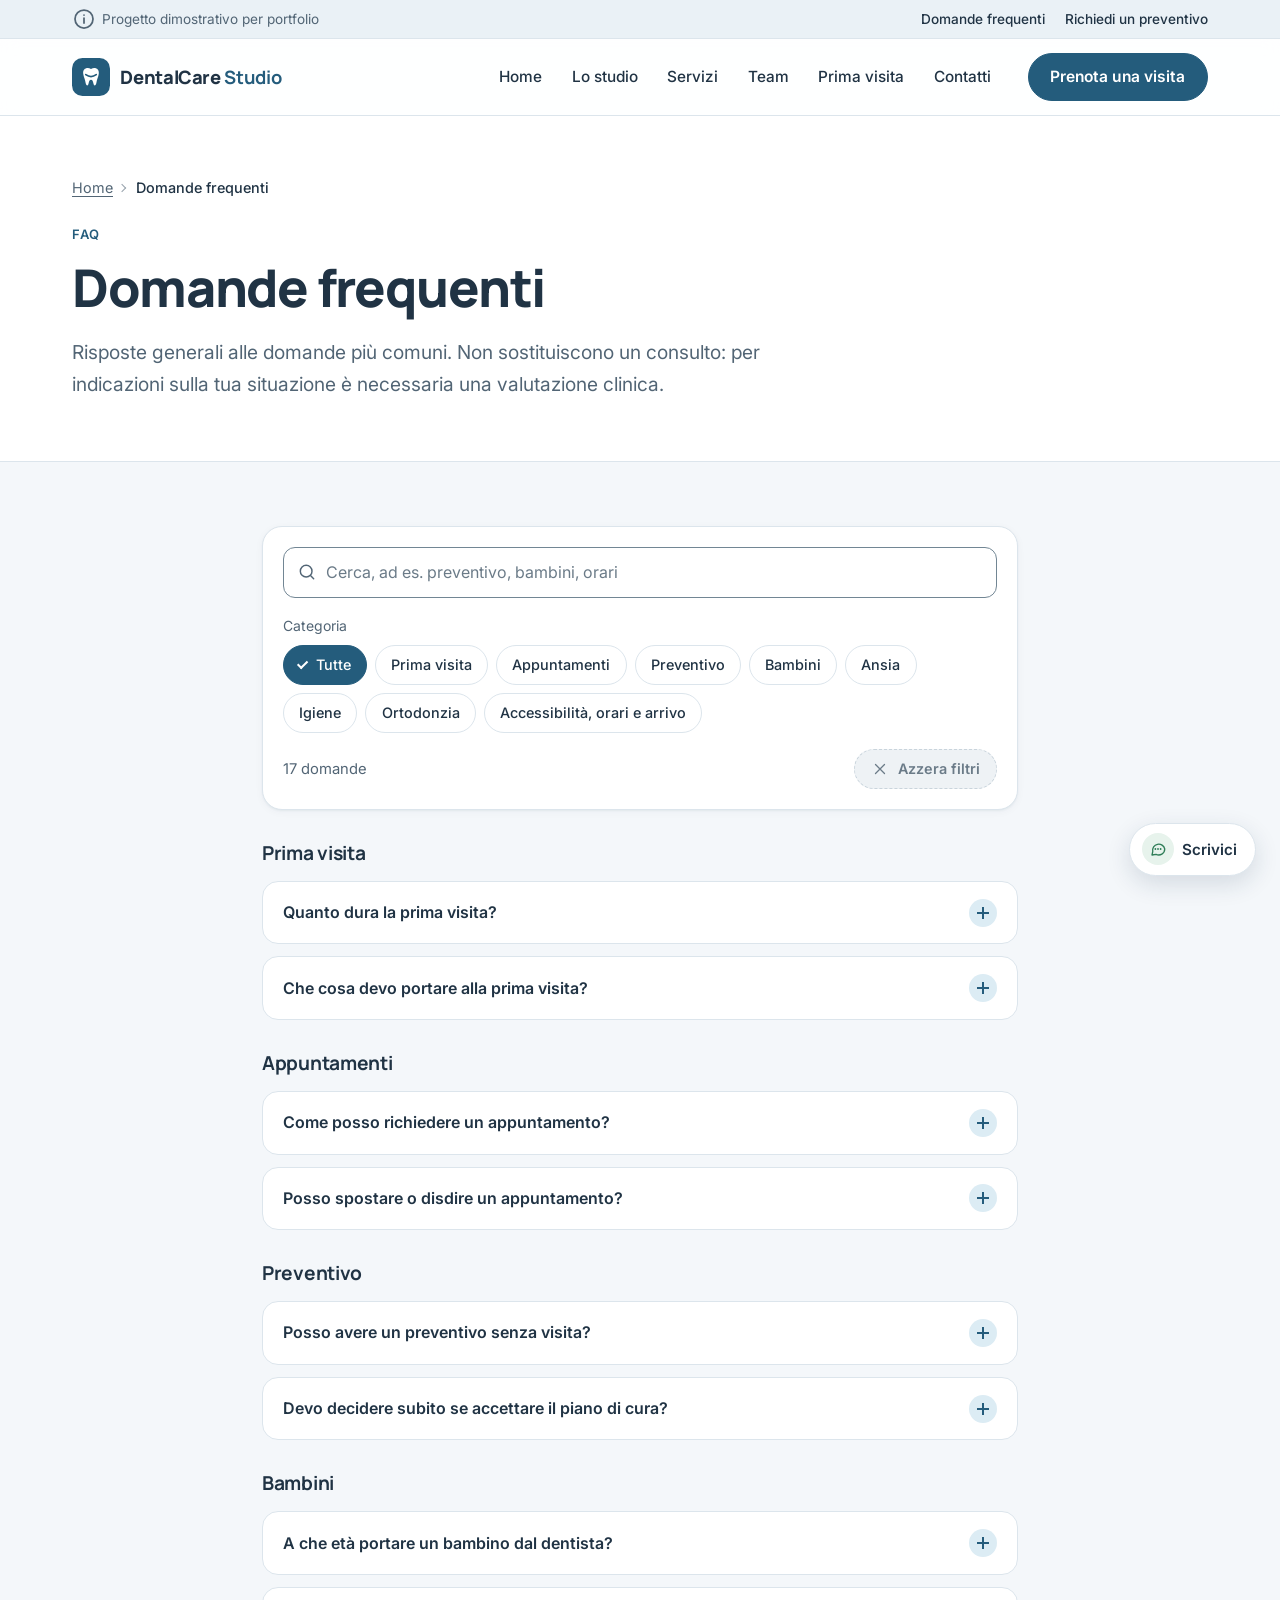
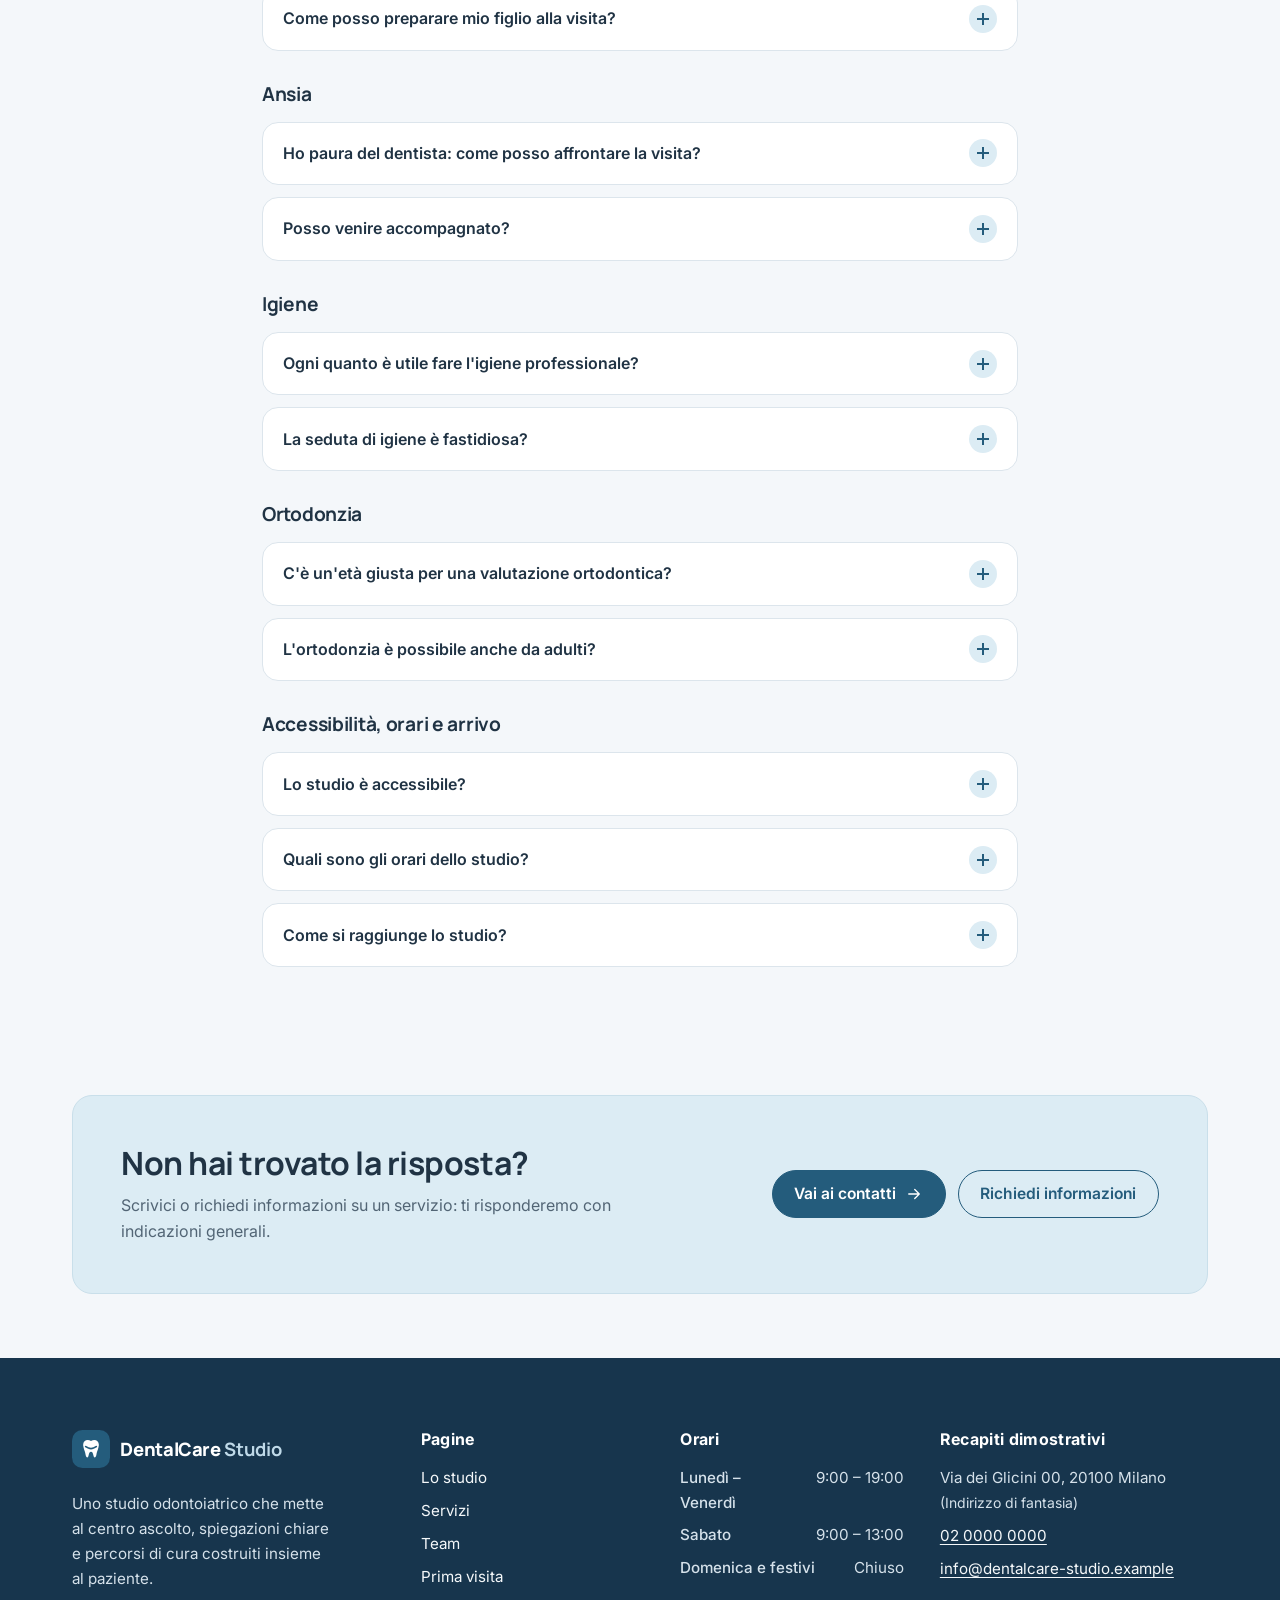
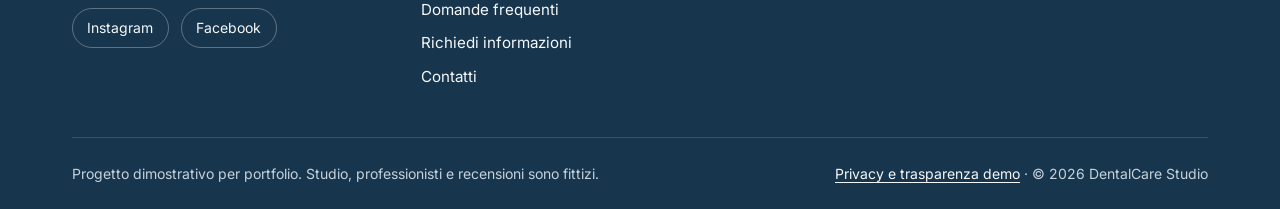
<file: faq.html>
<!doctype html>
<html lang="it">
<head>
  <meta charset="utf-8">
  <meta name="viewport" content="width=device-width, initial-scale=1, viewport-fit=cover">
  <title>Domande frequenti · DentalCare Studio (demo)</title>
  <meta name="description" content="Domande frequenti su prima visita, appuntamenti, preventivi, bambini e ansia. Progetto dimostrativo.">
  <meta name="robots" content="noindex, nofollow">
  <meta name="theme-color" content="#FFFFFF">
  <meta name="color-scheme" content="light">
  <!-- Anteprima del link quando viene condiviso (WhatsApp, LinkedIn, Telegram, iMessage…) -->
  <meta property="og:type" content="website">
  <meta property="og:locale" content="it_IT">
  <meta property="og:site_name" content="DentalCare Studio (demo)">
  <meta property="og:title" content="Domande frequenti · DentalCare Studio (demo)">
  <meta property="og:description" content="Domande frequenti su prima visita, appuntamenti, preventivi, bambini e ansia. Progetto dimostrativo.">
  <meta property="og:image" content="https://dentalcare-studio.netlify.app/assets/images/anteprima-social.png">
  <meta property="og:image:width" content="1200">
  <meta property="og:image:height" content="630">
  <meta name="twitter:card" content="summary_large_image">
  <meta name="format-detection" content="telephone=no">
  <script>document.documentElement.classList.add("js");</script>
  <!-- Icone: SVG per i browser moderni, PNG per Windows/vecchi browser, apple-touch-icon per iPhone/iPad -->
  <link rel="icon" href="assets/images/favicon.svg" type="image/svg+xml">
  <link rel="icon" href="assets/icons/favicon-32.png" type="image/png" sizes="32x32">
  <link rel="apple-touch-icon" href="assets/icons/apple-touch-icon.png">
  <link rel="manifest" href="site.webmanifest">
  <meta name="apple-mobile-web-app-title" content="DentalCare">
  <!-- Font opzionali da Google Fonts: se non si caricano, base.css usa fallback di sistema -->
  <link rel="preconnect" href="https://fonts.googleapis.com">
  <link rel="preconnect" href="https://fonts.gstatic.com" crossorigin>
  <link rel="stylesheet" href="https://fonts.googleapis.com/css2?family=Inter:wght@400;500;600;700&amp;family=Manrope:wght@600;700;800&amp;display=swap">
  <link rel="stylesheet" href="css/base.css">
  <link rel="stylesheet" href="css/components.css">
  <link rel="stylesheet" href="css/pages.css">
  <link rel="stylesheet" href="css/compat.css">
  <script src="js/data.js" defer></script>
  <script src="js/main.js" defer></script>
  <script src="js/faq.js" defer></script>
</head>
<body>
<a class="skip-link" href="#contenuto">Vai al contenuto principale</a>
<svg xmlns="http://www.w3.org/2000/svg" style="display:none" aria-hidden="true"><symbol id="i-arrow-right" viewBox="0 0 24 24"><path d="M5 12h14M13 6l6 6-6 6"/></symbol><symbol id="i-arrow-left" viewBox="0 0 24 24"><path d="M19 12H5M11 6l-6 6 6 6"/></symbol><symbol id="i-chevron-down" viewBox="0 0 24 24"><path d="m6 9 6 6 6-6"/></symbol><symbol id="i-x" viewBox="0 0 24 24"><path d="M18 6 6 18M6 6l12 12"/></symbol><symbol id="i-check" viewBox="0 0 24 24"><path d="m5 12 5 5 9-10"/></symbol><symbol id="i-check-circle" viewBox="0 0 24 24"><circle cx="12" cy="12" r="9"/><path d="m8 12 3 3 5-6"/></symbol><symbol id="i-chat" viewBox="0 0 24 24"><path d="M21 12a8 8 0 0 1-11.6 7.1L4 20l1-4.6A8 8 0 1 1 21 12Z"/></symbol><symbol id="i-chat-dots" viewBox="0 0 24 24"><path d="M21 12a8 8 0 0 1-11.6 7.1L4 20l1-4.6A8 8 0 1 1 21 12Z"/><path d="M8.5 12h.01M12 12h.01M15.5 12h.01" stroke-width="2.4"/></symbol><symbol id="i-file-text" viewBox="0 0 24 24"><path d="M14 3H7a2 2 0 0 0-2 2v14a2 2 0 0 0 2 2h10a2 2 0 0 0 2-2V8z"/><path d="M14 3v5h5M9 13h6M9 17h4"/></symbol><symbol id="i-sofa" viewBox="0 0 24 24"><path d="M4 11V8a2 2 0 0 1 2-2h12a2 2 0 0 1 2 2v3"/><path d="M2 13a2 2 0 0 1 4 0v2h12v-2a2 2 0 0 1 4 0v4a2 2 0 0 1-2 2H4a2 2 0 0 1-2-2z"/><path d="M5 19v2M19 19v2"/></symbol><symbol id="i-phone" viewBox="0 0 24 24"><path d="M5 4h3l2 5-2.5 1.5a11 11 0 0 0 5 5L14 13l5 2v3a2 2 0 0 1-2 2A16 16 0 0 1 3 6a2 2 0 0 1 2-2"/></symbol><symbol id="i-mail" viewBox="0 0 24 24"><rect x="3" y="5" width="18" height="14" rx="2"/><path d="m3 7 9 6 9-6"/></symbol><symbol id="i-map-pin" viewBox="0 0 24 24"><path d="M12 21s-7-6.2-7-11a7 7 0 0 1 14 0c0 4.8-7 11-7 11z"/><circle cx="12" cy="10" r="2.5"/></symbol><symbol id="i-clock" viewBox="0 0 24 24"><circle cx="12" cy="12" r="9"/><path d="M12 7v5l3 2"/></symbol><symbol id="i-calendar" viewBox="0 0 24 24"><rect x="3" y="5" width="18" height="16" rx="2"/><path d="M16 3v4M8 3v4M3 10h18"/></symbol><symbol id="i-search" viewBox="0 0 24 24"><circle cx="11" cy="11" r="7"/><path d="m20 20-3.5-3.5"/></symbol><symbol id="i-info" viewBox="0 0 24 24"><circle cx="12" cy="12" r="9"/><path d="M12 11v5M12 8h.01"/></symbol><symbol id="i-alert" viewBox="0 0 24 24"><path d="M12 3 2 20h20z"/><path d="M12 10v4M12 17h.01"/></symbol><symbol id="i-users" viewBox="0 0 24 24"><circle cx="9" cy="8" r="3.5"/><path d="M3 20a6 6 0 0 1 12 0M16 4.5a3.5 3.5 0 0 1 0 7M17.5 14a5 5 0 0 1 3.5 6"/></symbol><symbol id="i-pause" viewBox="0 0 24 24"><circle cx="12" cy="12" r="9"/><path d="M10 9v6M14 9v6"/></symbol><symbol id="i-sparkle" viewBox="0 0 24 24"><path d="m12 3 1.8 5.2L19 10l-5.2 1.8L12 17l-1.8-5.2L5 10l5.2-1.8z"/></symbol><symbol id="i-accessibility" viewBox="0 0 24 24"><circle cx="12" cy="4.5" r="1.5"/><path d="m5 8 7 1.5L19 8M12 9.5V14M12 14l-3 6M12 14l3 6"/></symbol><symbol id="i-train" viewBox="0 0 24 24"><rect x="5" y="3" width="14" height="13" rx="3"/><path d="M5 10h14M8 21l2-5M16 21l-2-5M9 13h.01M15 13h.01"/></symbol><symbol id="i-car" viewBox="0 0 24 24"><path d="M5 15v-4l2-5h10l2 5v4"/><rect x="3" y="11" width="18" height="6" rx="2"/><path d="M7 17v2M17 17v2M7 14h.01M17 14h.01"/></symbol><symbol id="i-bike" viewBox="0 0 24 24"><circle cx="6" cy="16" r="3.5"/><circle cx="18" cy="16" r="3.5"/><path d="m6 16 4-7h5l3 7M10 9 8 6H6M15 9l-3 7"/></symbol><symbol id="i-sun" viewBox="0 0 24 24"><circle cx="12" cy="12" r="4"/><path d="M12 2v2M12 20v2M4.9 4.9l1.4 1.4M17.7 17.7l1.4 1.4M2 12h2M20 12h2M4.9 19.1l1.4-1.4M17.7 6.3l1.4-1.4"/></symbol><symbol id="i-shield" viewBox="0 0 24 24"><path d="M12 3l8 3v6c0 5-3.5 8-8 9-4.5-1-8-4-8-9V6z"/><path d="m9 12 2 2 4-4"/></symbol><symbol id="i-user" viewBox="0 0 24 24"><circle cx="12" cy="8" r="4"/><path d="M4 21a8 8 0 0 1 16 0"/></symbol><symbol id="i-smile" viewBox="0 0 24 24"><circle cx="12" cy="12" r="9"/><path d="M8 14s1.5 2 4 2 4-2 4-2M9 9.5h.01M15 9.5h.01"/></symbol><symbol id="i-leaf" viewBox="0 0 24 24"><path d="M5 19c0-8 6-14 15-14 0 9-6 15-14 15"/><path d="m5 19 8-8"/></symbol><symbol id="i-clipboard" viewBox="0 0 24 24"><rect x="5" y="4" width="14" height="17" rx="2"/><path d="M9 4h6v3H9zM9 12h6M9 16h4"/></symbol><symbol id="i-expand" viewBox="0 0 24 24"><path d="M15 3h6v6M9 21H3v-6M21 3l-7 7M3 21l7-7"/></symbol><symbol id="i-lock" viewBox="0 0 24 24"><rect x="5" y="11" width="14" height="10" rx="2"/><path d="M8 11V7a4 4 0 0 1 8 0v4"/></symbol><symbol id="i-hand" viewBox="0 0 24 24"><path d="M8 13V5.5a1.5 1.5 0 0 1 3 0V11M11 10V4.5a1.5 1.5 0 0 1 3 0V11M14 10.5V6a1.5 1.5 0 0 1 3 0v7a7 7 0 0 1-7 7h-.5a6 6 0 0 1-5-2.7L3 15a1.5 1.5 0 0 1 2.5-1.6L8 16"/></symbol><symbol id="i-heart" viewBox="0 0 24 24"><path d="M12 20s-7-4.4-9-9a4.8 4.8 0 0 1 9-3 4.8 4.8 0 0 1 9 3c-2 4.6-9 9-9 9z"/></symbol></svg>
<div class="utility-bar">
  <div class="container">
    <p class="utility-bar__demo"><svg class="icon" aria-hidden="true" focusable="false"><use href="#i-info"></use></svg> Progetto dimostrativo per portfolio</p>
    <nav aria-label="Collegamenti rapidi">
      <ul role="list">
        <li><a href="faq.html" aria-current="page">Domande frequenti</a></li>
        <li><a href="preventivo.html">Richiedi un preventivo</a></li>
      </ul>
    </nav>
  </div>
</div>
<header class="site-header" id="site-header">
  <div class="container site-header__inner">
    <a class="logo" href="index.html" aria-label="DentalCare Studio, torna alla home">
      <svg class="logo__mark" viewBox="0 0 40 40" aria-hidden="true" focusable="false"><rect width="40" height="40" rx="11" fill="#245C7C"/><g transform="translate(7.2 6.4) scale(.256)"><path d="M50 20C35 10 15 18 18 40C20 55 26 62 28 78C30 90 38 92 40 80C42 70 44 64 50 64C56 64 58 70 60 80C62 92 70 90 72 78C74 62 80 55 82 40C85 18 65 10 50 20Z" fill="#fff"/></g><path d="M14.5 17.5q5.5 4 11 0" stroke="#245C7C" stroke-width="1.8" fill="none" stroke-linecap="round"/></svg>
      <span class="logo__text" aria-hidden="true">DentalCare <span>Studio</span></span>
    </a>
    <button class="nav-toggle" type="button" aria-expanded="false" aria-controls="main-nav">
      <span class="nav-toggle__bars" aria-hidden="true"><span></span><span></span><span></span></span>
      <span class="nav-toggle__label">Menu</span>
      <span class="visually-hidden">principale</span>
    </button>
    <nav class="main-nav" id="main-nav" aria-label="Navigazione principale">
      <ul class="main-nav__list" role="list"><li><a class="main-nav__link" href="index.html">Home</a></li><li><a class="main-nav__link" href="studio.html">Lo studio</a></li><li><a class="main-nav__link" href="servizi.html">Servizi</a></li><li><a class="main-nav__link" href="team.html">Team</a></li><li><a class="main-nav__link" href="prima-visita.html">Prima visita</a></li><li><a class="main-nav__link" href="contatti.html">Contatti</a></li></ul>
      <div class="main-nav__secondary">
        <a class="btn btn--block" href="preventivo.html?tipo=prima-visita"><svg class="icon" aria-hidden="true" focusable="false"><use href="#i-calendar"></use></svg> Prenota una visita</a>
        <div class="cluster">
          <a href="faq.html">Domande frequenti</a>
          <a href="preventivo.html">Richiedi un preventivo</a>
        </div>
      </div>
    </nav>
    <a class="btn header-cta" href="preventivo.html?tipo=prima-visita">Prenota una visita</a>
  </div>
</header>
<main id="contenuto" tabindex="-1">
<section class="page-hero">
  <div class="container">
    <nav class="breadcrumb" aria-label="Percorso"><ol><li><a href="index.html">Home</a></li><li><span aria-current="page">Domande frequenti</span></li></ol></nav>
    <span class="eyebrow">FAQ</span><h1>Domande frequenti</h1>
    <p class="lead">Risposte generali alle domande più comuni. Non sostituiscono un consulto: per indicazioni sulla tua situazione è necessaria una valutazione clinica.</p>
    
  </div>
</section>
<section class="section section--tight" data-render="faq-browser" aria-label="Elenco delle domande frequenti">
  <div class="container container--narrow faq-layout">
    <div class="toolbar" role="search" aria-label="Cerca nelle domande frequenti">
      <div class="search-field">
        <label class="visually-hidden" for="faq-search">Cerca nelle domande frequenti</label>
        <svg class="icon" aria-hidden="true" focusable="false"><use href="#i-search"></use></svg>
        <input class="input" id="faq-search" type="search" placeholder="Cerca, ad es. preventivo, bambini, orari" autocomplete="off" aria-describedby="faq-count">
      </div>
      <div>
        <p class="small muted" id="faq-cat-label" style="margin-bottom:.5rem">Categoria</p>
        <div class="chips" id="faq-chips" role="group" aria-labelledby="faq-cat-label"></div>
      </div>
      <div class="toolbar__row">
        <p class="result-count" id="faq-count" aria-live="polite"></p>
        <button class="btn btn--ghost btn--sm" type="button" id="faq-reset" disabled><svg class="icon" aria-hidden="true" focusable="false"><use href="#i-x"></use></svg> Azzera filtri</button>
      </div>
    </div>
    <noscript><p class="noscript-note">Questa sezione viene generata con JavaScript dai dati in <code>js/data.js</code>. Attiva JavaScript per visualizzarla.</p></noscript>
    <div id="faq-results"></div>
    <div class="empty-state" id="faq-empty" hidden>
      <span class="icon-badge"><svg class="icon" aria-hidden="true" focusable="false"><use href="#i-search"></use></svg></span>
      <h2 style="font-size:1.3rem">Nessuna domanda trovata</h2>
      <p>Prova con parole diverse o scegli “Tutte”. Se non trovi la risposta, scrivici: in uno studio reale ti risponderemmo volentieri.</p>
      <div class="cluster" style="justify-content:center"><button class="btn" type="button" data-faq-reset>Mostra tutte le domande</button><a class="btn btn--secondary" href="contatti.html">Contattaci</a></div>
    </div>
  </div>
</section>
<section class="section section--tight">
  <div class="container">
    <div class="cta-band reveal">
      <div><h2>Non hai trovato la risposta?</h2><p>Scrivici o richiedi informazioni su un servizio: ti risponderemo con indicazioni generali.</p></div>
      <div class="cluster"><a class="btn" href="contatti.html">Vai ai contatti <svg class="icon" aria-hidden="true" focusable="false"><use href="#i-arrow-right"></use></svg></a><a class="btn btn--secondary" href="preventivo.html">Richiedi informazioni</a></div>
    </div>
  </div>
</section>
</main>

<footer class="site-footer">
  <div class="container">
    <div class="footer-grid">
      <div>
        <a class="logo" href="index.html" aria-label="DentalCare Studio, torna alla home"><svg class="logo__mark" viewBox="0 0 40 40" aria-hidden="true" focusable="false"><rect width="40" height="40" rx="11" fill="#245C7C"/><g transform="translate(7.2 6.4) scale(.256)"><path d="M50 20C35 10 15 18 18 40C20 55 26 62 28 78C30 90 38 92 40 80C42 70 44 64 50 64C56 64 58 70 60 80C62 92 70 90 72 78C74 62 80 55 82 40C85 18 65 10 50 20Z" fill="#fff"/></g><path d="M14.5 17.5q5.5 4 11 0" stroke="#245C7C" stroke-width="1.8" fill="none" stroke-linecap="round"/></svg><span class="logo__text" aria-hidden="true">DentalCare <span>Studio</span></span></a>
        <p style="margin-top:1rem" data-bind="description">Uno studio odontoiatrico che mette al centro ascolto, spiegazioni chiare e percorsi di cura costruiti insieme al paziente.</p>
        <div class="footer-socials" aria-label="Profili social (segnaposto)">
          <button type="button" data-demo="social">Instagram</button>
          <button type="button" data-demo="social">Facebook</button>
        </div>
      </div>
      <nav aria-labelledby="footer-pages">
        <h2 id="footer-pages">Pagine</h2>
        <ul class="footer-links" role="list">
          <li><a href="studio.html">Lo studio</a></li>
          <li><a href="servizi.html">Servizi</a></li>
          <li><a href="team.html">Team</a></li>
          <li><a href="prima-visita.html">Prima visita</a></li>
          <li><a href="faq.html">Domande frequenti</a></li>
          <li><a href="preventivo.html">Richiedi informazioni</a></li>
          <li><a href="contatti.html">Contatti</a></li>
        </ul>
      </nav>
      <div>
        <h2>Orari</h2>
        <dl class="hours-list" data-bind="hours">
          <div><dt>Lunedì – Venerdì</dt><dd>9:00 – 19:00</dd></div>
          <div><dt>Sabato</dt><dd>9:00 – 13:00</dd></div>
          <div><dt>Domenica e festivi</dt><dd>Chiuso</dd></div>
        </dl>
      </div>
      <div>
        <h2>Recapiti dimostrativi</h2>
        <ul class="footer-links" role="list">
          <li><span data-bind="address">Via dei Glicini 00, 20100 Milano</span> <span class="small">(<span data-bind="address-note">Indirizzo di fantasia</span>)</span></li>
          <li><button type="button" class="link-button" data-demo="phone"><span data-bind="phone">02 0000 0000</span></button></li>
          <li><button type="button" class="link-button" data-demo="email"><span data-bind="email">info@dentalcare-studio.example</span></button></li>
        </ul>
      </div>
    </div>
    <div class="footer-bottom">
      <p>Progetto dimostrativo per portfolio. Studio, professionisti e recensioni sono fittizi.</p>
      <p><a href="privacy.html">Privacy e trasparenza demo</a> · © <span data-bind="year">2026</span> <span data-bind="name">DentalCare Studio</span></p>
    </div>
  </div>
</footer>
<button type="button" class="whatsapp-float" data-demo="whatsapp" aria-label="Scrivici su WhatsApp (simulazione)">
  <span class="whatsapp-float__icon"><svg class="icon" aria-hidden="true" focusable="false"><use href="#i-chat-dots"></use></svg></span><span>Scrivici</span>
</button>
</body>
</html>
</file>
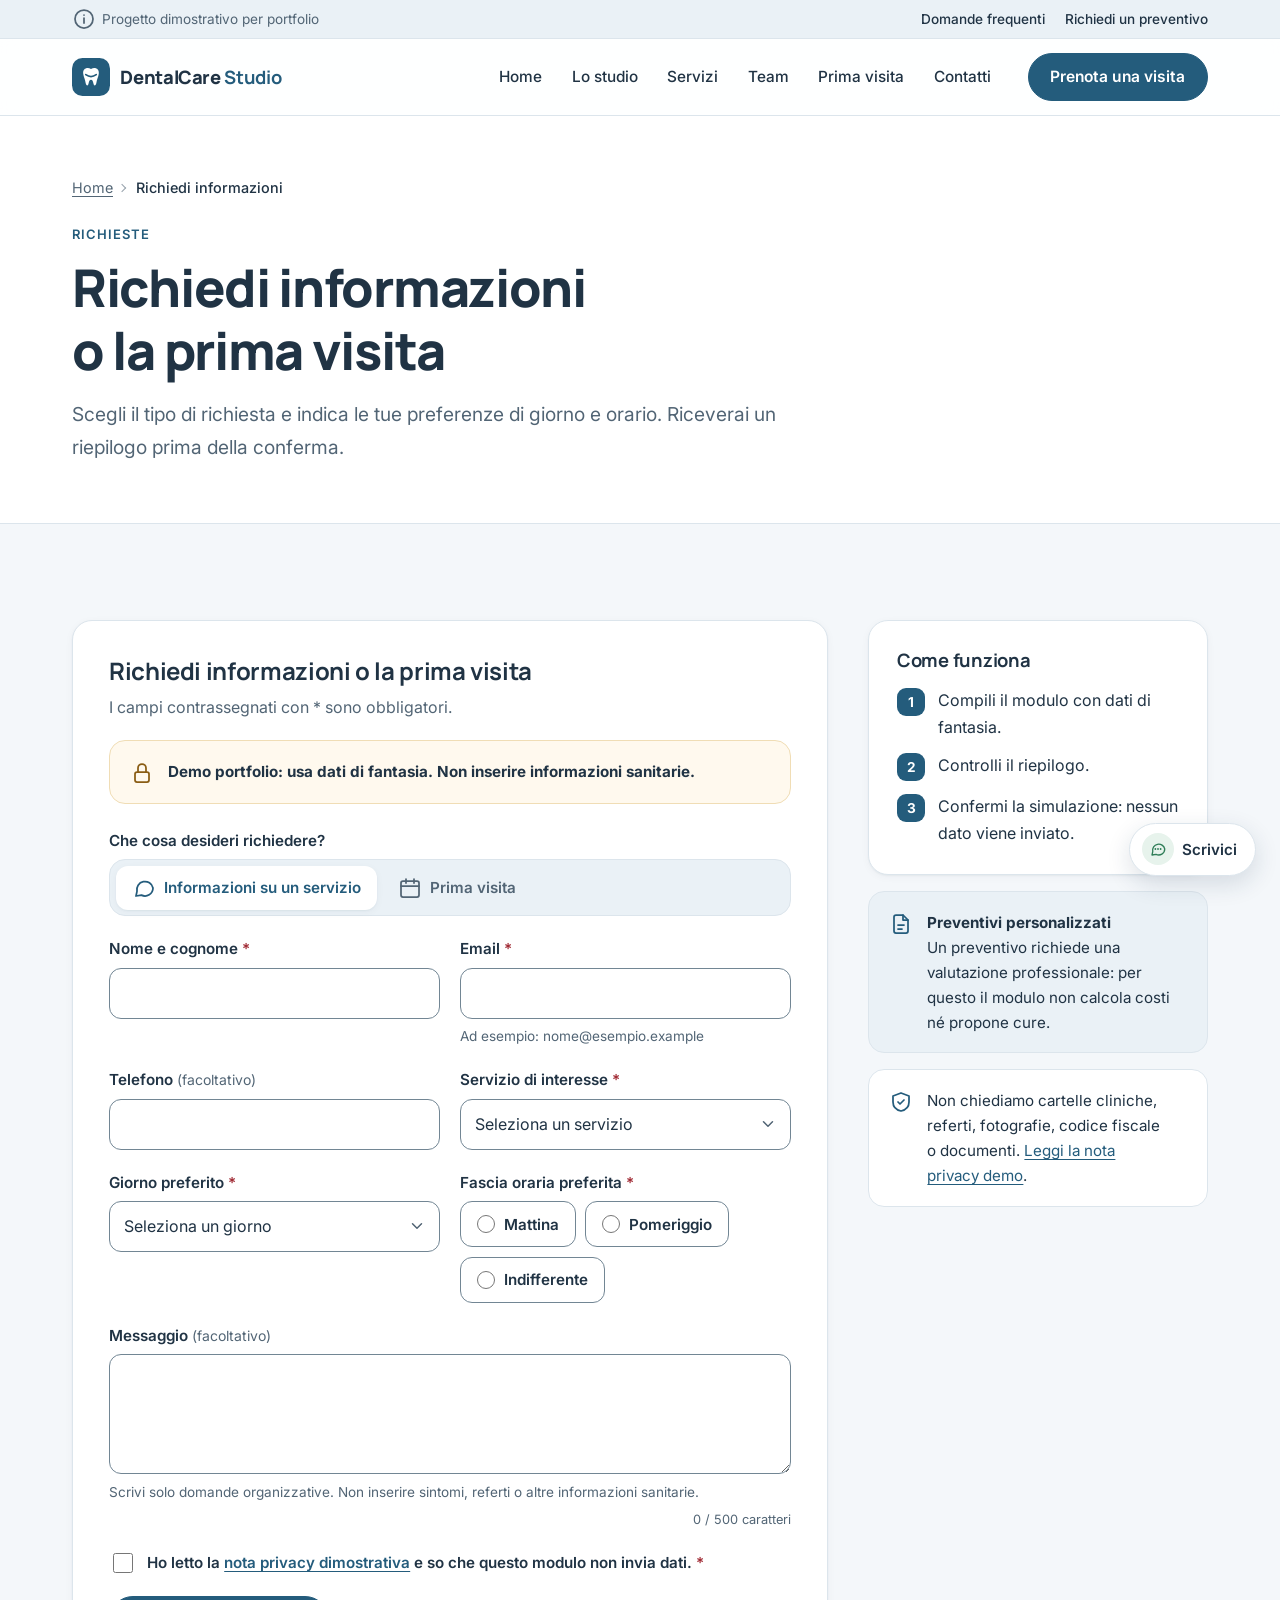
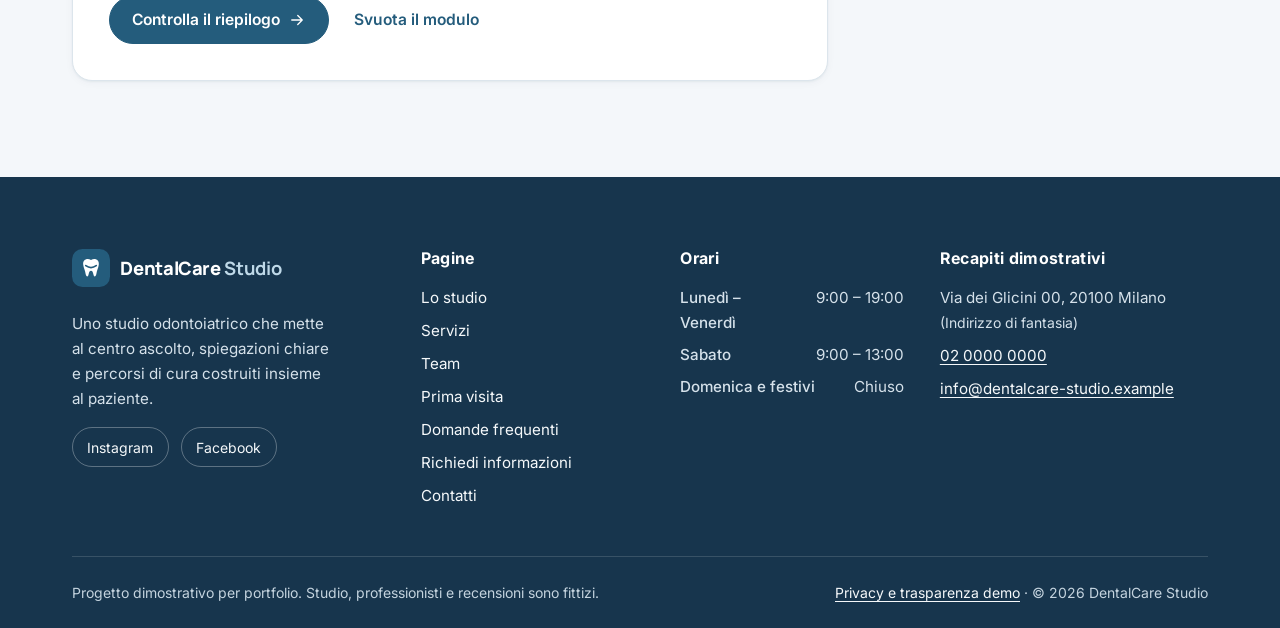
<file: preventivo.html>
<!doctype html>
<html lang="it">
<head>
  <meta charset="utf-8">
  <meta name="viewport" content="width=device-width, initial-scale=1, viewport-fit=cover">
  <title>Richiedi informazioni · DentalCare Studio (demo)</title>
  <meta name="description" content="Modulo dimostrativo per richiedere informazioni o la prima visita. Nessun dato viene inviato.">
  <meta name="robots" content="noindex, nofollow">
  <meta name="theme-color" content="#FFFFFF">
  <meta name="color-scheme" content="light">
  <!-- Anteprima del link quando viene condiviso (WhatsApp, LinkedIn, Telegram, iMessage…) -->
  <meta property="og:type" content="website">
  <meta property="og:locale" content="it_IT">
  <meta property="og:site_name" content="DentalCare Studio (demo)">
  <meta property="og:title" content="Richiedi informazioni · DentalCare Studio (demo)">
  <meta property="og:description" content="Modulo dimostrativo per richiedere informazioni o la prima visita. Nessun dato viene inviato.">
  <meta property="og:image" content="https://dentalcare-studio.netlify.app/assets/images/anteprima-social.png">
  <meta property="og:image:width" content="1200">
  <meta property="og:image:height" content="630">
  <meta name="twitter:card" content="summary_large_image">
  <meta name="format-detection" content="telephone=no">
  <script>document.documentElement.classList.add("js");</script>
  <!-- Icone: SVG per i browser moderni, PNG per Windows/vecchi browser, apple-touch-icon per iPhone/iPad -->
  <link rel="icon" href="assets/images/favicon.svg" type="image/svg+xml">
  <link rel="icon" href="assets/icons/favicon-32.png" type="image/png" sizes="32x32">
  <link rel="apple-touch-icon" href="assets/icons/apple-touch-icon.png">
  <link rel="manifest" href="site.webmanifest">
  <meta name="apple-mobile-web-app-title" content="DentalCare">
  <!-- Font opzionali da Google Fonts: se non si caricano, base.css usa fallback di sistema -->
  <link rel="preconnect" href="https://fonts.googleapis.com">
  <link rel="preconnect" href="https://fonts.gstatic.com" crossorigin>
  <link rel="stylesheet" href="https://fonts.googleapis.com/css2?family=Inter:wght@400;500;600;700&amp;family=Manrope:wght@600;700;800&amp;display=swap">
  <link rel="stylesheet" href="css/base.css">
  <link rel="stylesheet" href="css/components.css">
  <link rel="stylesheet" href="css/pages.css">
  <link rel="stylesheet" href="css/compat.css">
  <script src="js/data.js" defer></script>
  <script src="js/main.js" defer></script>
  <script src="js/forms.js" defer></script>
</head>
<body>
<a class="skip-link" href="#contenuto">Vai al contenuto principale</a>
<svg xmlns="http://www.w3.org/2000/svg" style="display:none" aria-hidden="true"><symbol id="i-arrow-right" viewBox="0 0 24 24"><path d="M5 12h14M13 6l6 6-6 6"/></symbol><symbol id="i-arrow-left" viewBox="0 0 24 24"><path d="M19 12H5M11 6l-6 6 6 6"/></symbol><symbol id="i-chevron-down" viewBox="0 0 24 24"><path d="m6 9 6 6 6-6"/></symbol><symbol id="i-x" viewBox="0 0 24 24"><path d="M18 6 6 18M6 6l12 12"/></symbol><symbol id="i-check" viewBox="0 0 24 24"><path d="m5 12 5 5 9-10"/></symbol><symbol id="i-check-circle" viewBox="0 0 24 24"><circle cx="12" cy="12" r="9"/><path d="m8 12 3 3 5-6"/></symbol><symbol id="i-chat" viewBox="0 0 24 24"><path d="M21 12a8 8 0 0 1-11.6 7.1L4 20l1-4.6A8 8 0 1 1 21 12Z"/></symbol><symbol id="i-chat-dots" viewBox="0 0 24 24"><path d="M21 12a8 8 0 0 1-11.6 7.1L4 20l1-4.6A8 8 0 1 1 21 12Z"/><path d="M8.5 12h.01M12 12h.01M15.5 12h.01" stroke-width="2.4"/></symbol><symbol id="i-file-text" viewBox="0 0 24 24"><path d="M14 3H7a2 2 0 0 0-2 2v14a2 2 0 0 0 2 2h10a2 2 0 0 0 2-2V8z"/><path d="M14 3v5h5M9 13h6M9 17h4"/></symbol><symbol id="i-sofa" viewBox="0 0 24 24"><path d="M4 11V8a2 2 0 0 1 2-2h12a2 2 0 0 1 2 2v3"/><path d="M2 13a2 2 0 0 1 4 0v2h12v-2a2 2 0 0 1 4 0v4a2 2 0 0 1-2 2H4a2 2 0 0 1-2-2z"/><path d="M5 19v2M19 19v2"/></symbol><symbol id="i-phone" viewBox="0 0 24 24"><path d="M5 4h3l2 5-2.5 1.5a11 11 0 0 0 5 5L14 13l5 2v3a2 2 0 0 1-2 2A16 16 0 0 1 3 6a2 2 0 0 1 2-2"/></symbol><symbol id="i-mail" viewBox="0 0 24 24"><rect x="3" y="5" width="18" height="14" rx="2"/><path d="m3 7 9 6 9-6"/></symbol><symbol id="i-map-pin" viewBox="0 0 24 24"><path d="M12 21s-7-6.2-7-11a7 7 0 0 1 14 0c0 4.8-7 11-7 11z"/><circle cx="12" cy="10" r="2.5"/></symbol><symbol id="i-clock" viewBox="0 0 24 24"><circle cx="12" cy="12" r="9"/><path d="M12 7v5l3 2"/></symbol><symbol id="i-calendar" viewBox="0 0 24 24"><rect x="3" y="5" width="18" height="16" rx="2"/><path d="M16 3v4M8 3v4M3 10h18"/></symbol><symbol id="i-search" viewBox="0 0 24 24"><circle cx="11" cy="11" r="7"/><path d="m20 20-3.5-3.5"/></symbol><symbol id="i-info" viewBox="0 0 24 24"><circle cx="12" cy="12" r="9"/><path d="M12 11v5M12 8h.01"/></symbol><symbol id="i-alert" viewBox="0 0 24 24"><path d="M12 3 2 20h20z"/><path d="M12 10v4M12 17h.01"/></symbol><symbol id="i-users" viewBox="0 0 24 24"><circle cx="9" cy="8" r="3.5"/><path d="M3 20a6 6 0 0 1 12 0M16 4.5a3.5 3.5 0 0 1 0 7M17.5 14a5 5 0 0 1 3.5 6"/></symbol><symbol id="i-pause" viewBox="0 0 24 24"><circle cx="12" cy="12" r="9"/><path d="M10 9v6M14 9v6"/></symbol><symbol id="i-sparkle" viewBox="0 0 24 24"><path d="m12 3 1.8 5.2L19 10l-5.2 1.8L12 17l-1.8-5.2L5 10l5.2-1.8z"/></symbol><symbol id="i-accessibility" viewBox="0 0 24 24"><circle cx="12" cy="4.5" r="1.5"/><path d="m5 8 7 1.5L19 8M12 9.5V14M12 14l-3 6M12 14l3 6"/></symbol><symbol id="i-train" viewBox="0 0 24 24"><rect x="5" y="3" width="14" height="13" rx="3"/><path d="M5 10h14M8 21l2-5M16 21l-2-5M9 13h.01M15 13h.01"/></symbol><symbol id="i-car" viewBox="0 0 24 24"><path d="M5 15v-4l2-5h10l2 5v4"/><rect x="3" y="11" width="18" height="6" rx="2"/><path d="M7 17v2M17 17v2M7 14h.01M17 14h.01"/></symbol><symbol id="i-bike" viewBox="0 0 24 24"><circle cx="6" cy="16" r="3.5"/><circle cx="18" cy="16" r="3.5"/><path d="m6 16 4-7h5l3 7M10 9 8 6H6M15 9l-3 7"/></symbol><symbol id="i-sun" viewBox="0 0 24 24"><circle cx="12" cy="12" r="4"/><path d="M12 2v2M12 20v2M4.9 4.9l1.4 1.4M17.7 17.7l1.4 1.4M2 12h2M20 12h2M4.9 19.1l1.4-1.4M17.7 6.3l1.4-1.4"/></symbol><symbol id="i-shield" viewBox="0 0 24 24"><path d="M12 3l8 3v6c0 5-3.5 8-8 9-4.5-1-8-4-8-9V6z"/><path d="m9 12 2 2 4-4"/></symbol><symbol id="i-user" viewBox="0 0 24 24"><circle cx="12" cy="8" r="4"/><path d="M4 21a8 8 0 0 1 16 0"/></symbol><symbol id="i-smile" viewBox="0 0 24 24"><circle cx="12" cy="12" r="9"/><path d="M8 14s1.5 2 4 2 4-2 4-2M9 9.5h.01M15 9.5h.01"/></symbol><symbol id="i-leaf" viewBox="0 0 24 24"><path d="M5 19c0-8 6-14 15-14 0 9-6 15-14 15"/><path d="m5 19 8-8"/></symbol><symbol id="i-clipboard" viewBox="0 0 24 24"><rect x="5" y="4" width="14" height="17" rx="2"/><path d="M9 4h6v3H9zM9 12h6M9 16h4"/></symbol><symbol id="i-expand" viewBox="0 0 24 24"><path d="M15 3h6v6M9 21H3v-6M21 3l-7 7M3 21l7-7"/></symbol><symbol id="i-lock" viewBox="0 0 24 24"><rect x="5" y="11" width="14" height="10" rx="2"/><path d="M8 11V7a4 4 0 0 1 8 0v4"/></symbol><symbol id="i-hand" viewBox="0 0 24 24"><path d="M8 13V5.5a1.5 1.5 0 0 1 3 0V11M11 10V4.5a1.5 1.5 0 0 1 3 0V11M14 10.5V6a1.5 1.5 0 0 1 3 0v7a7 7 0 0 1-7 7h-.5a6 6 0 0 1-5-2.7L3 15a1.5 1.5 0 0 1 2.5-1.6L8 16"/></symbol><symbol id="i-heart" viewBox="0 0 24 24"><path d="M12 20s-7-4.4-9-9a4.8 4.8 0 0 1 9-3 4.8 4.8 0 0 1 9 3c-2 4.6-9 9-9 9z"/></symbol></svg>
<div class="utility-bar">
  <div class="container">
    <p class="utility-bar__demo"><svg class="icon" aria-hidden="true" focusable="false"><use href="#i-info"></use></svg> Progetto dimostrativo per portfolio</p>
    <nav aria-label="Collegamenti rapidi">
      <ul role="list">
        <li><a href="faq.html">Domande frequenti</a></li>
        <li><a href="preventivo.html" aria-current="page">Richiedi un preventivo</a></li>
      </ul>
    </nav>
  </div>
</div>
<header class="site-header" id="site-header">
  <div class="container site-header__inner">
    <a class="logo" href="index.html" aria-label="DentalCare Studio, torna alla home">
      <svg class="logo__mark" viewBox="0 0 40 40" aria-hidden="true" focusable="false"><rect width="40" height="40" rx="11" fill="#245C7C"/><g transform="translate(7.2 6.4) scale(.256)"><path d="M50 20C35 10 15 18 18 40C20 55 26 62 28 78C30 90 38 92 40 80C42 70 44 64 50 64C56 64 58 70 60 80C62 92 70 90 72 78C74 62 80 55 82 40C85 18 65 10 50 20Z" fill="#fff"/></g><path d="M14.5 17.5q5.5 4 11 0" stroke="#245C7C" stroke-width="1.8" fill="none" stroke-linecap="round"/></svg>
      <span class="logo__text" aria-hidden="true">DentalCare <span>Studio</span></span>
    </a>
    <button class="nav-toggle" type="button" aria-expanded="false" aria-controls="main-nav">
      <span class="nav-toggle__bars" aria-hidden="true"><span></span><span></span><span></span></span>
      <span class="nav-toggle__label">Menu</span>
      <span class="visually-hidden">principale</span>
    </button>
    <nav class="main-nav" id="main-nav" aria-label="Navigazione principale">
      <ul class="main-nav__list" role="list"><li><a class="main-nav__link" href="index.html">Home</a></li><li><a class="main-nav__link" href="studio.html">Lo studio</a></li><li><a class="main-nav__link" href="servizi.html">Servizi</a></li><li><a class="main-nav__link" href="team.html">Team</a></li><li><a class="main-nav__link" href="prima-visita.html">Prima visita</a></li><li><a class="main-nav__link" href="contatti.html">Contatti</a></li></ul>
      <div class="main-nav__secondary">
        <a class="btn btn--block" href="preventivo.html?tipo=prima-visita"><svg class="icon" aria-hidden="true" focusable="false"><use href="#i-calendar"></use></svg> Prenota una visita</a>
        <div class="cluster">
          <a href="faq.html">Domande frequenti</a>
          <a href="preventivo.html">Richiedi un preventivo</a>
        </div>
      </div>
    </nav>
    <a class="btn header-cta" href="preventivo.html?tipo=prima-visita">Prenota una visita</a>
  </div>
</header>
<main id="contenuto" tabindex="-1">
<section class="page-hero">
  <div class="container">
    <nav class="breadcrumb" aria-label="Percorso"><ol><li><a href="index.html">Home</a></li><li><span aria-current="page">Richiedi informazioni</span></li></ol></nav>
    <span class="eyebrow">Richieste</span><h1>Richiedi informazioni o la prima visita</h1>
    <p class="lead">Scegli il tipo di richiesta e indica le tue preferenze di giorno e orario. Riceverai un riepilogo prima della conferma.</p>
    
  </div>
</section>
<section class="section" aria-label="Modulo di richiesta">
  <div class="container form-layout">
    <div class="form-panel" data-form-root>
  <div data-form-step="form">
    <h2 id="rq-title" style="font-size:1.5rem">Richiedi informazioni o la prima visita</h2>
    <p class="muted" style="margin-top:.5rem">I campi contrassegnati con <span class="required-mark" aria-hidden="true">*</span> sono obbligatori.</p>
    <div class="info-box info-box--demo" style="margin-top:1.25rem"><svg class="icon" aria-hidden="true" focusable="false"><use href="#i-lock"></use></svg><p><strong>Demo portfolio: usa dati di fantasia. Non inserire informazioni sanitarie.</strong></p></div>
    <div class="alert alert--error" data-form-errors role="alert" tabindex="-1" hidden style="margin-top:1.25rem"></div>
    <form class="form" data-demo-form="request" novalidate aria-labelledby="rq-title" style="margin-top:1.5rem">
      <fieldset class="field">
        <legend>Che cosa desideri richiedere?</legend>
        <div class="segmented">
          <label><input type="radio" name="tipo" value="informazioni" checked> <svg class="icon" aria-hidden="true" focusable="false"><use href="#i-chat"></use></svg> Informazioni su un servizio</label>
          <label><input type="radio" name="tipo" value="prima-visita"> <svg class="icon" aria-hidden="true" focusable="false"><use href="#i-calendar"></use></svg> Prima visita</label>
        </div>
      </fieldset>
      <div class="form-row form-row--2">
        <div class="field">
          <label for="rq-nome">Nome e cognome <span class="required-mark" aria-hidden="true">*</span></label>
          <input class="input" id="rq-nome" name="nome" type="text" autocomplete="name" required minlength="2" maxlength="80" data-label="Nome" aria-describedby="rq-nome-err">
          <p class="field__error" id="rq-nome-err"></p>
        </div>
        <div class="field">
          <label for="rq-email">Email <span class="required-mark" aria-hidden="true">*</span></label>
          <input class="input" id="rq-email" name="email" type="email" autocomplete="email" required maxlength="120" data-label="Email" data-validate="email" aria-describedby="rq-email-hint rq-email-err">
          <p class="field__hint" id="rq-email-hint">Ad esempio: nome@esempio.example</p>
          <p class="field__error" id="rq-email-err"></p>
        </div>
      </div>
      <div class="form-row form-row--2">
        <div class="field">
          <label for="rq-telefono">Telefono <span class="optional">(facoltativo)</span></label>
          <input class="input" id="rq-telefono" name="telefono" type="tel" autocomplete="tel" maxlength="20" inputmode="tel" data-label="Telefono" data-validate="phone" aria-describedby="rq-telefono-err">
          <p class="field__error" id="rq-telefono-err"></p>
        </div>
        <div class="field">
          <label for="rq-servizio">Servizio di interesse <span class="required-mark" aria-hidden="true">*</span></label>
          <select class="select" id="rq-servizio" name="servizio" required data-label="Servizio" data-service-select aria-describedby="rq-servizio-err">
            <option value="">Seleziona un servizio</option>
          </select>
          <p class="field__error" id="rq-servizio-err"></p>
        </div>
      </div>
      <div class="form-row form-row--2">
        <div class="field">
          <label for="rq-giorno">Giorno preferito <span class="required-mark" aria-hidden="true">*</span></label>
          <select class="select" id="rq-giorno" name="giorno" required data-label="Giorno preferito" aria-describedby="rq-giorno-err">
            <option value="">Seleziona un giorno</option><option value="Lunedì">Lunedì</option><option value="Martedì">Martedì</option><option value="Mercoledì">Mercoledì</option><option value="Giovedì">Giovedì</option><option value="Venerdì">Venerdì</option><option value="Sabato">Sabato</option><option value="Indifferente">Indifferente</option>
          </select>
          <p class="field__error" id="rq-giorno-err"></p>
        </div>
        <fieldset class="field" data-group="fascia">
          <legend>Fascia oraria preferita <span class="required-mark" aria-hidden="true">*</span></legend>
          <div class="choice-group" data-label="Fascia oraria" aria-describedby="rq-fascia-err">
            <label class="choice"><input type="radio" name="fascia" value="Mattina" required> Mattina</label>
            <label class="choice"><input type="radio" name="fascia" value="Pomeriggio"> Pomeriggio</label>
            <label class="choice"><input type="radio" name="fascia" value="Indifferente"> Indifferente</label>
          </div>
          <p class="field__error" id="rq-fascia-err"></p>
        </fieldset>
      </div>
      <div class="field">
        <label for="rq-messaggio">Messaggio <span class="optional">(facoltativo)</span></label>
        <textarea class="textarea" id="rq-messaggio" name="messaggio" maxlength="500" data-label="Messaggio" aria-describedby="rq-messaggio-hint rq-messaggio-count rq-messaggio-err"></textarea>
        <p class="field__hint" id="rq-messaggio-hint">Scrivi solo domande organizzative. Non inserire sintomi, referti o altre informazioni sanitarie.</p>
        <p class="char-count" id="rq-messaggio-count" aria-live="polite" data-char-count>0 / 500 caratteri</p>
        <p class="field__error" id="rq-messaggio-err"></p>
      </div>
      <div class="field">
        <label class="checkbox"><input type="checkbox" name="privacy" required data-label="Nota privacy" aria-describedby="rq-privacy-err"> <span>Ho letto la <a href="privacy.html">nota privacy dimostrativa</a> e so che questo modulo non invia dati. <span class="required-mark" aria-hidden="true">*</span></span></label>
        <p class="field__error" id="rq-privacy-err"></p>
      </div>
      <div class="form-actions">
        <button class="btn" type="submit">Controlla il riepilogo <svg class="icon" aria-hidden="true" focusable="false"><use href="#i-arrow-right"></use></svg></button>
        <button class="btn btn--ghost" type="reset">Svuota il modulo</button>
      </div>
    </form>
  </div>
  <div data-form-step="summary" hidden>
    <h2 tabindex="-1" style="font-size:1.5rem">Controlla il riepilogo</h2>
    <p class="muted" style="margin:.5rem 0 1.25rem">Verifica i dati prima di confermare la simulazione. Nessun dato è stato ancora elaborato.</p>
    <dl class="summary-list" data-summary></dl>
    <div class="info-box" style="margin-top:1.25rem"><svg class="icon" aria-hidden="true" focusable="false"><use href="#i-info"></use></svg><p>Un preventivo personalizzato richiede sempre una valutazione professionale: questa richiesta non genera preventivi automatici.</p></div>
    <div class="form-actions" style="margin-top:1.5rem">
      <button class="btn" type="button" data-action="confirm"><svg class="icon" aria-hidden="true" focusable="false"><use href="#i-check"></use></svg> Conferma simulazione</button>
      <button class="btn btn--secondary" type="button" data-action="edit"><svg class="icon" aria-hidden="true" focusable="false"><use href="#i-arrow-left"></use></svg> Modifica i dati</button>
    </div>
  </div>
  <div data-form-step="success" class="form-success" hidden>
    <span class="icon-badge"><svg class="icon" aria-hidden="true" focusable="false"><use href="#i-check-circle"></use></svg></span>
    <h2 tabindex="-1" style="font-size:1.5rem">Simulazione completata</h2>
    <div class="alert alert--success" role="status" style="margin-top:1rem"><svg class="icon" aria-hidden="true" focusable="false"><use href="#i-check-circle"></use></svg><p>Simulazione completata. Nessuna richiesta è stata inviata e nessun appuntamento è stato fissato.</p></div>
    <p class="muted" style="margin-top:1rem">I dati inseriti sono stati eliminati dalla pagina e non sono stati salvati.</p>
    <div class="form-actions" style="margin-top:1.5rem">
      <button class="btn btn--secondary" type="button" data-action="restart">Nuova simulazione</button>
      <a class="btn btn--ghost" href="index.html">Torna alla home</a>
    </div>
  </div>
</div>
    <aside class="form-aside aside-stack" aria-label="Come funziona la richiesta">
      <div class="card card--pad" style="gap:1rem">
        <h2 style="font-size:1.15rem">Come funziona</h2>
        <ol class="num-list">
          <li>Compili il modulo con dati di fantasia.</li>
          <li>Controlli il riepilogo.</li>
          <li>Confermi la simulazione: nessun dato viene inviato.</li>
        </ol>
      </div>
      <div class="info-box"><svg class="icon" aria-hidden="true" focusable="false"><use href="#i-file-text"></use></svg><p><strong>Preventivi personalizzati</strong><br>Un preventivo richiede una valutazione professionale: per questo il modulo non calcola costi né propone cure.</p></div>
      <div class="info-box info-box--white"><svg class="icon" aria-hidden="true" focusable="false"><use href="#i-shield"></use></svg><p>Non chiediamo cartelle cliniche, referti, fotografie, codice fiscale o documenti. <a href="privacy.html">Leggi la nota privacy demo</a>.</p></div>
    </aside>
  </div>
</section>

</main>

<footer class="site-footer">
  <div class="container">
    <div class="footer-grid">
      <div>
        <a class="logo" href="index.html" aria-label="DentalCare Studio, torna alla home"><svg class="logo__mark" viewBox="0 0 40 40" aria-hidden="true" focusable="false"><rect width="40" height="40" rx="11" fill="#245C7C"/><g transform="translate(7.2 6.4) scale(.256)"><path d="M50 20C35 10 15 18 18 40C20 55 26 62 28 78C30 90 38 92 40 80C42 70 44 64 50 64C56 64 58 70 60 80C62 92 70 90 72 78C74 62 80 55 82 40C85 18 65 10 50 20Z" fill="#fff"/></g><path d="M14.5 17.5q5.5 4 11 0" stroke="#245C7C" stroke-width="1.8" fill="none" stroke-linecap="round"/></svg><span class="logo__text" aria-hidden="true">DentalCare <span>Studio</span></span></a>
        <p style="margin-top:1rem" data-bind="description">Uno studio odontoiatrico che mette al centro ascolto, spiegazioni chiare e percorsi di cura costruiti insieme al paziente.</p>
        <div class="footer-socials" aria-label="Profili social (segnaposto)">
          <button type="button" data-demo="social">Instagram</button>
          <button type="button" data-demo="social">Facebook</button>
        </div>
      </div>
      <nav aria-labelledby="footer-pages">
        <h2 id="footer-pages">Pagine</h2>
        <ul class="footer-links" role="list">
          <li><a href="studio.html">Lo studio</a></li>
          <li><a href="servizi.html">Servizi</a></li>
          <li><a href="team.html">Team</a></li>
          <li><a href="prima-visita.html">Prima visita</a></li>
          <li><a href="faq.html">Domande frequenti</a></li>
          <li><a href="preventivo.html">Richiedi informazioni</a></li>
          <li><a href="contatti.html">Contatti</a></li>
        </ul>
      </nav>
      <div>
        <h2>Orari</h2>
        <dl class="hours-list" data-bind="hours">
          <div><dt>Lunedì – Venerdì</dt><dd>9:00 – 19:00</dd></div>
          <div><dt>Sabato</dt><dd>9:00 – 13:00</dd></div>
          <div><dt>Domenica e festivi</dt><dd>Chiuso</dd></div>
        </dl>
      </div>
      <div>
        <h2>Recapiti dimostrativi</h2>
        <ul class="footer-links" role="list">
          <li><span data-bind="address">Via dei Glicini 00, 20100 Milano</span> <span class="small">(<span data-bind="address-note">Indirizzo di fantasia</span>)</span></li>
          <li><button type="button" class="link-button" data-demo="phone"><span data-bind="phone">02 0000 0000</span></button></li>
          <li><button type="button" class="link-button" data-demo="email"><span data-bind="email">info@dentalcare-studio.example</span></button></li>
        </ul>
      </div>
    </div>
    <div class="footer-bottom">
      <p>Progetto dimostrativo per portfolio. Studio, professionisti e recensioni sono fittizi.</p>
      <p><a href="privacy.html">Privacy e trasparenza demo</a> · © <span data-bind="year">2026</span> <span data-bind="name">DentalCare Studio</span></p>
    </div>
  </div>
</footer>
<button type="button" class="whatsapp-float" data-demo="whatsapp" aria-label="Scrivici su WhatsApp (simulazione)">
  <span class="whatsapp-float__icon"><svg class="icon" aria-hidden="true" focusable="false"><use href="#i-chat-dots"></use></svg></span><span>Scrivici</span>
</button>
</body>
</html>
</file>
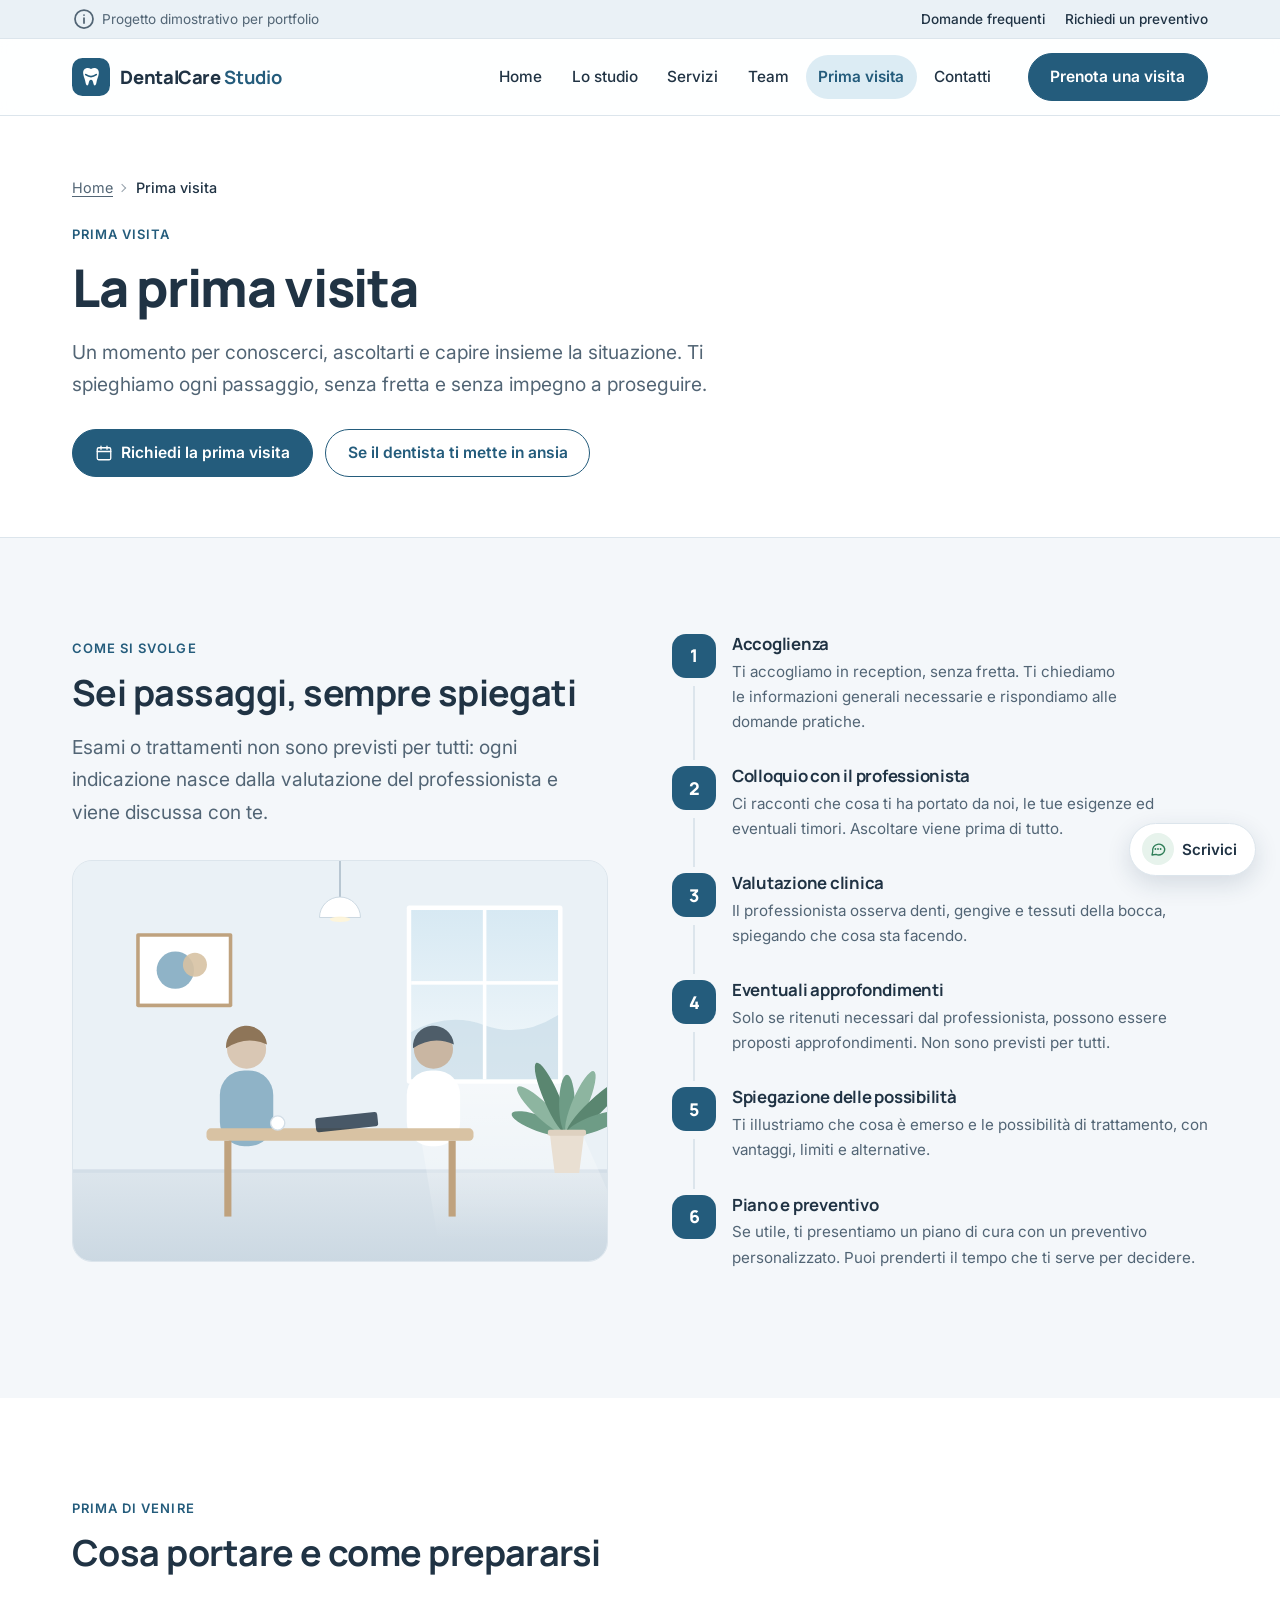
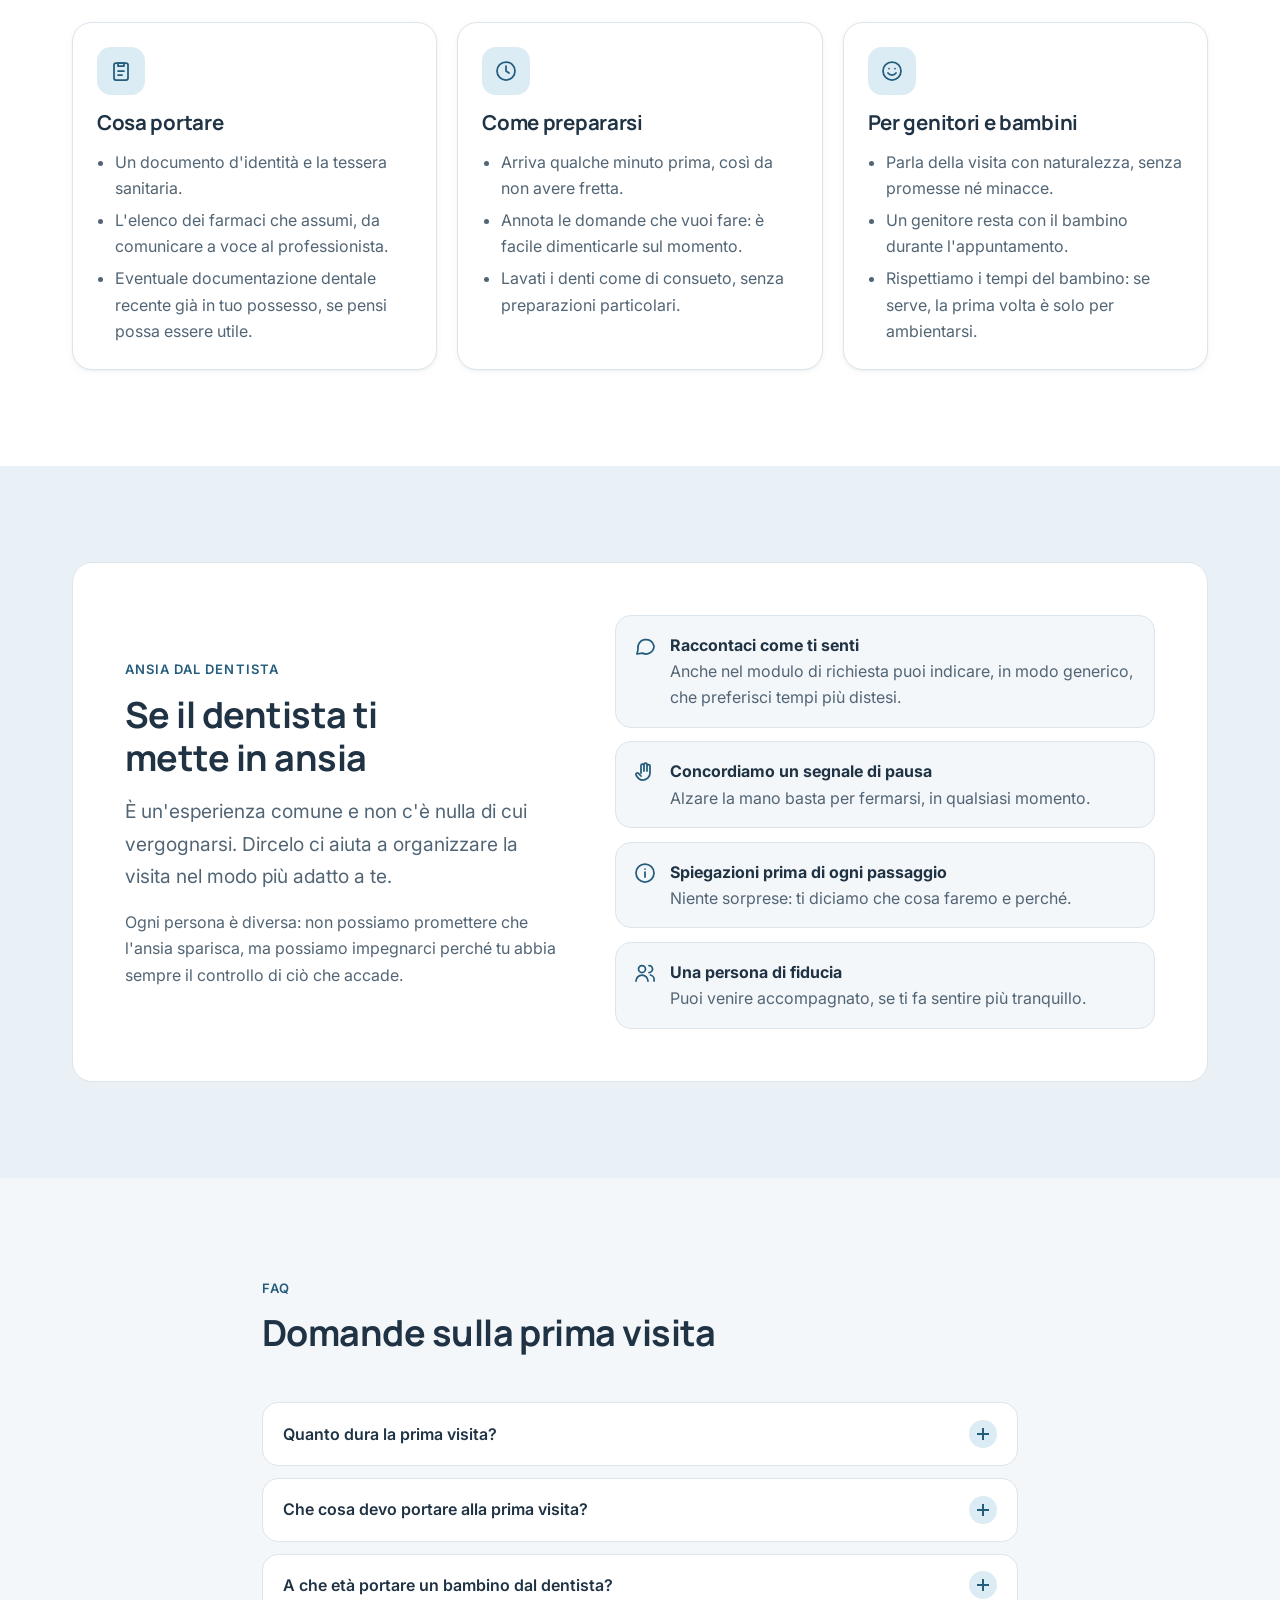
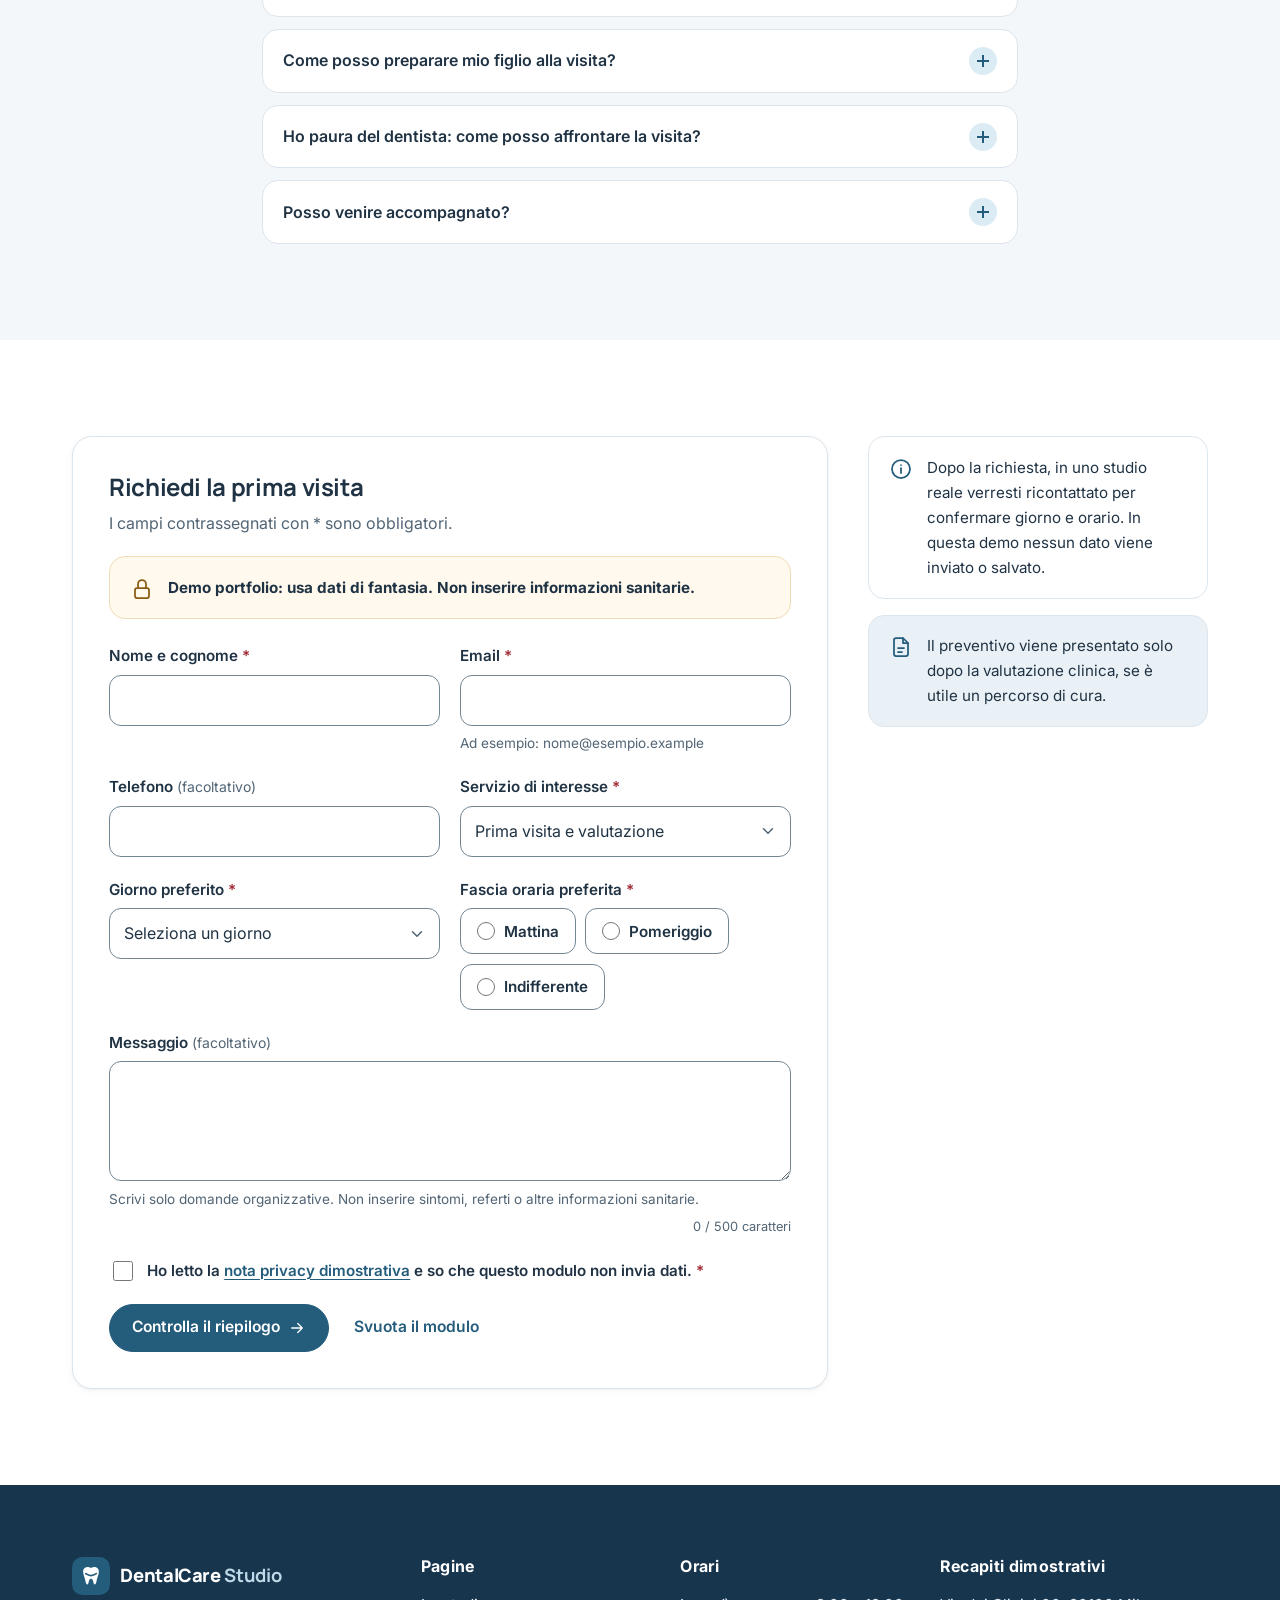
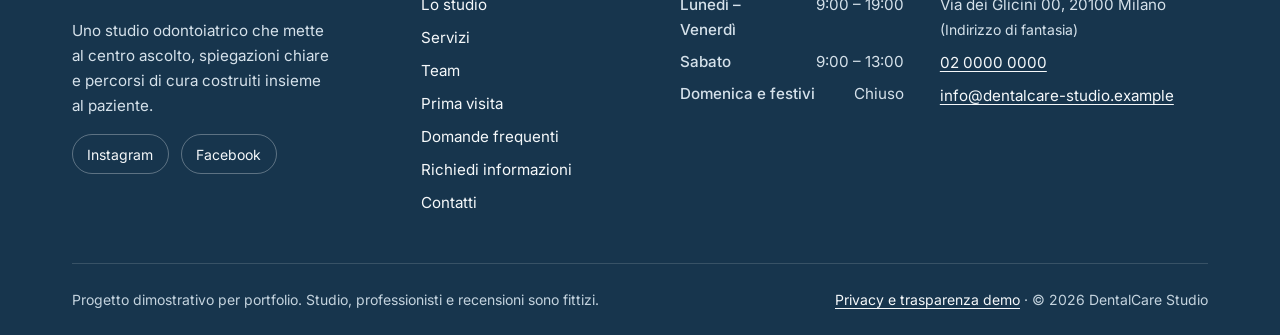
<file: prima-visita.html>
<!doctype html>
<html lang="it">
<head>
  <meta charset="utf-8">
  <meta name="viewport" content="width=device-width, initial-scale=1, viewport-fit=cover">
  <title>Prima visita · DentalCare Studio (demo)</title>
  <meta name="description" content="Come si svolge la prima visita, cosa portare e come prepararsi. Progetto dimostrativo.">
  <meta name="robots" content="noindex, nofollow">
  <meta name="theme-color" content="#FFFFFF">
  <meta name="color-scheme" content="light">
  <!-- Anteprima del link quando viene condiviso (WhatsApp, LinkedIn, Telegram, iMessage…) -->
  <meta property="og:type" content="website">
  <meta property="og:locale" content="it_IT">
  <meta property="og:site_name" content="DentalCare Studio (demo)">
  <meta property="og:title" content="Prima visita · DentalCare Studio (demo)">
  <meta property="og:description" content="Come si svolge la prima visita, cosa portare e come prepararsi. Progetto dimostrativo.">
  <meta property="og:image" content="https://dentalcare-studio.netlify.app/assets/images/anteprima-social.png">
  <meta property="og:image:width" content="1200">
  <meta property="og:image:height" content="630">
  <meta name="twitter:card" content="summary_large_image">
  <meta name="format-detection" content="telephone=no">
  <script>document.documentElement.classList.add("js");</script>
  <!-- Icone: SVG per i browser moderni, PNG per Windows/vecchi browser, apple-touch-icon per iPhone/iPad -->
  <link rel="icon" href="assets/images/favicon.svg" type="image/svg+xml">
  <link rel="icon" href="assets/icons/favicon-32.png" type="image/png" sizes="32x32">
  <link rel="apple-touch-icon" href="assets/icons/apple-touch-icon.png">
  <link rel="manifest" href="site.webmanifest">
  <meta name="apple-mobile-web-app-title" content="DentalCare">
  <!-- Font opzionali da Google Fonts: se non si caricano, base.css usa fallback di sistema -->
  <link rel="preconnect" href="https://fonts.googleapis.com">
  <link rel="preconnect" href="https://fonts.gstatic.com" crossorigin>
  <link rel="stylesheet" href="https://fonts.googleapis.com/css2?family=Inter:wght@400;500;600;700&amp;family=Manrope:wght@600;700;800&amp;display=swap">
  <link rel="stylesheet" href="css/base.css">
  <link rel="stylesheet" href="css/components.css">
  <link rel="stylesheet" href="css/pages.css">
  <link rel="stylesheet" href="css/compat.css">
  <script src="js/data.js" defer></script>
  <script src="js/main.js" defer></script>
  <script src="js/faq.js" defer></script>
  <script src="js/forms.js" defer></script>
</head>
<body>
<a class="skip-link" href="#contenuto">Vai al contenuto principale</a>
<svg xmlns="http://www.w3.org/2000/svg" style="display:none" aria-hidden="true"><symbol id="i-arrow-right" viewBox="0 0 24 24"><path d="M5 12h14M13 6l6 6-6 6"/></symbol><symbol id="i-arrow-left" viewBox="0 0 24 24"><path d="M19 12H5M11 6l-6 6 6 6"/></symbol><symbol id="i-chevron-down" viewBox="0 0 24 24"><path d="m6 9 6 6 6-6"/></symbol><symbol id="i-x" viewBox="0 0 24 24"><path d="M18 6 6 18M6 6l12 12"/></symbol><symbol id="i-check" viewBox="0 0 24 24"><path d="m5 12 5 5 9-10"/></symbol><symbol id="i-check-circle" viewBox="0 0 24 24"><circle cx="12" cy="12" r="9"/><path d="m8 12 3 3 5-6"/></symbol><symbol id="i-chat" viewBox="0 0 24 24"><path d="M21 12a8 8 0 0 1-11.6 7.1L4 20l1-4.6A8 8 0 1 1 21 12Z"/></symbol><symbol id="i-chat-dots" viewBox="0 0 24 24"><path d="M21 12a8 8 0 0 1-11.6 7.1L4 20l1-4.6A8 8 0 1 1 21 12Z"/><path d="M8.5 12h.01M12 12h.01M15.5 12h.01" stroke-width="2.4"/></symbol><symbol id="i-file-text" viewBox="0 0 24 24"><path d="M14 3H7a2 2 0 0 0-2 2v14a2 2 0 0 0 2 2h10a2 2 0 0 0 2-2V8z"/><path d="M14 3v5h5M9 13h6M9 17h4"/></symbol><symbol id="i-sofa" viewBox="0 0 24 24"><path d="M4 11V8a2 2 0 0 1 2-2h12a2 2 0 0 1 2 2v3"/><path d="M2 13a2 2 0 0 1 4 0v2h12v-2a2 2 0 0 1 4 0v4a2 2 0 0 1-2 2H4a2 2 0 0 1-2-2z"/><path d="M5 19v2M19 19v2"/></symbol><symbol id="i-phone" viewBox="0 0 24 24"><path d="M5 4h3l2 5-2.5 1.5a11 11 0 0 0 5 5L14 13l5 2v3a2 2 0 0 1-2 2A16 16 0 0 1 3 6a2 2 0 0 1 2-2"/></symbol><symbol id="i-mail" viewBox="0 0 24 24"><rect x="3" y="5" width="18" height="14" rx="2"/><path d="m3 7 9 6 9-6"/></symbol><symbol id="i-map-pin" viewBox="0 0 24 24"><path d="M12 21s-7-6.2-7-11a7 7 0 0 1 14 0c0 4.8-7 11-7 11z"/><circle cx="12" cy="10" r="2.5"/></symbol><symbol id="i-clock" viewBox="0 0 24 24"><circle cx="12" cy="12" r="9"/><path d="M12 7v5l3 2"/></symbol><symbol id="i-calendar" viewBox="0 0 24 24"><rect x="3" y="5" width="18" height="16" rx="2"/><path d="M16 3v4M8 3v4M3 10h18"/></symbol><symbol id="i-search" viewBox="0 0 24 24"><circle cx="11" cy="11" r="7"/><path d="m20 20-3.5-3.5"/></symbol><symbol id="i-info" viewBox="0 0 24 24"><circle cx="12" cy="12" r="9"/><path d="M12 11v5M12 8h.01"/></symbol><symbol id="i-alert" viewBox="0 0 24 24"><path d="M12 3 2 20h20z"/><path d="M12 10v4M12 17h.01"/></symbol><symbol id="i-users" viewBox="0 0 24 24"><circle cx="9" cy="8" r="3.5"/><path d="M3 20a6 6 0 0 1 12 0M16 4.5a3.5 3.5 0 0 1 0 7M17.5 14a5 5 0 0 1 3.5 6"/></symbol><symbol id="i-pause" viewBox="0 0 24 24"><circle cx="12" cy="12" r="9"/><path d="M10 9v6M14 9v6"/></symbol><symbol id="i-sparkle" viewBox="0 0 24 24"><path d="m12 3 1.8 5.2L19 10l-5.2 1.8L12 17l-1.8-5.2L5 10l5.2-1.8z"/></symbol><symbol id="i-accessibility" viewBox="0 0 24 24"><circle cx="12" cy="4.5" r="1.5"/><path d="m5 8 7 1.5L19 8M12 9.5V14M12 14l-3 6M12 14l3 6"/></symbol><symbol id="i-train" viewBox="0 0 24 24"><rect x="5" y="3" width="14" height="13" rx="3"/><path d="M5 10h14M8 21l2-5M16 21l-2-5M9 13h.01M15 13h.01"/></symbol><symbol id="i-car" viewBox="0 0 24 24"><path d="M5 15v-4l2-5h10l2 5v4"/><rect x="3" y="11" width="18" height="6" rx="2"/><path d="M7 17v2M17 17v2M7 14h.01M17 14h.01"/></symbol><symbol id="i-bike" viewBox="0 0 24 24"><circle cx="6" cy="16" r="3.5"/><circle cx="18" cy="16" r="3.5"/><path d="m6 16 4-7h5l3 7M10 9 8 6H6M15 9l-3 7"/></symbol><symbol id="i-sun" viewBox="0 0 24 24"><circle cx="12" cy="12" r="4"/><path d="M12 2v2M12 20v2M4.9 4.9l1.4 1.4M17.7 17.7l1.4 1.4M2 12h2M20 12h2M4.9 19.1l1.4-1.4M17.7 6.3l1.4-1.4"/></symbol><symbol id="i-shield" viewBox="0 0 24 24"><path d="M12 3l8 3v6c0 5-3.5 8-8 9-4.5-1-8-4-8-9V6z"/><path d="m9 12 2 2 4-4"/></symbol><symbol id="i-user" viewBox="0 0 24 24"><circle cx="12" cy="8" r="4"/><path d="M4 21a8 8 0 0 1 16 0"/></symbol><symbol id="i-smile" viewBox="0 0 24 24"><circle cx="12" cy="12" r="9"/><path d="M8 14s1.5 2 4 2 4-2 4-2M9 9.5h.01M15 9.5h.01"/></symbol><symbol id="i-leaf" viewBox="0 0 24 24"><path d="M5 19c0-8 6-14 15-14 0 9-6 15-14 15"/><path d="m5 19 8-8"/></symbol><symbol id="i-clipboard" viewBox="0 0 24 24"><rect x="5" y="4" width="14" height="17" rx="2"/><path d="M9 4h6v3H9zM9 12h6M9 16h4"/></symbol><symbol id="i-expand" viewBox="0 0 24 24"><path d="M15 3h6v6M9 21H3v-6M21 3l-7 7M3 21l7-7"/></symbol><symbol id="i-lock" viewBox="0 0 24 24"><rect x="5" y="11" width="14" height="10" rx="2"/><path d="M8 11V7a4 4 0 0 1 8 0v4"/></symbol><symbol id="i-hand" viewBox="0 0 24 24"><path d="M8 13V5.5a1.5 1.5 0 0 1 3 0V11M11 10V4.5a1.5 1.5 0 0 1 3 0V11M14 10.5V6a1.5 1.5 0 0 1 3 0v7a7 7 0 0 1-7 7h-.5a6 6 0 0 1-5-2.7L3 15a1.5 1.5 0 0 1 2.5-1.6L8 16"/></symbol><symbol id="i-heart" viewBox="0 0 24 24"><path d="M12 20s-7-4.4-9-9a4.8 4.8 0 0 1 9-3 4.8 4.8 0 0 1 9 3c-2 4.6-9 9-9 9z"/></symbol></svg>
<div class="utility-bar">
  <div class="container">
    <p class="utility-bar__demo"><svg class="icon" aria-hidden="true" focusable="false"><use href="#i-info"></use></svg> Progetto dimostrativo per portfolio</p>
    <nav aria-label="Collegamenti rapidi">
      <ul role="list">
        <li><a href="faq.html">Domande frequenti</a></li>
        <li><a href="preventivo.html">Richiedi un preventivo</a></li>
      </ul>
    </nav>
  </div>
</div>
<header class="site-header" id="site-header">
  <div class="container site-header__inner">
    <a class="logo" href="index.html" aria-label="DentalCare Studio, torna alla home">
      <svg class="logo__mark" viewBox="0 0 40 40" aria-hidden="true" focusable="false"><rect width="40" height="40" rx="11" fill="#245C7C"/><g transform="translate(7.2 6.4) scale(.256)"><path d="M50 20C35 10 15 18 18 40C20 55 26 62 28 78C30 90 38 92 40 80C42 70 44 64 50 64C56 64 58 70 60 80C62 92 70 90 72 78C74 62 80 55 82 40C85 18 65 10 50 20Z" fill="#fff"/></g><path d="M14.5 17.5q5.5 4 11 0" stroke="#245C7C" stroke-width="1.8" fill="none" stroke-linecap="round"/></svg>
      <span class="logo__text" aria-hidden="true">DentalCare <span>Studio</span></span>
    </a>
    <button class="nav-toggle" type="button" aria-expanded="false" aria-controls="main-nav">
      <span class="nav-toggle__bars" aria-hidden="true"><span></span><span></span><span></span></span>
      <span class="nav-toggle__label">Menu</span>
      <span class="visually-hidden">principale</span>
    </button>
    <nav class="main-nav" id="main-nav" aria-label="Navigazione principale">
      <ul class="main-nav__list" role="list"><li><a class="main-nav__link" href="index.html">Home</a></li><li><a class="main-nav__link" href="studio.html">Lo studio</a></li><li><a class="main-nav__link" href="servizi.html">Servizi</a></li><li><a class="main-nav__link" href="team.html">Team</a></li><li><a class="main-nav__link" href="prima-visita.html" aria-current="page">Prima visita</a></li><li><a class="main-nav__link" href="contatti.html">Contatti</a></li></ul>
      <div class="main-nav__secondary">
        <a class="btn btn--block" href="preventivo.html?tipo=prima-visita"><svg class="icon" aria-hidden="true" focusable="false"><use href="#i-calendar"></use></svg> Prenota una visita</a>
        <div class="cluster">
          <a href="faq.html">Domande frequenti</a>
          <a href="preventivo.html">Richiedi un preventivo</a>
        </div>
      </div>
    </nav>
    <a class="btn header-cta" href="preventivo.html?tipo=prima-visita">Prenota una visita</a>
  </div>
</header>
<main id="contenuto" tabindex="-1">
<section class="page-hero">
  <div class="container">
    <nav class="breadcrumb" aria-label="Percorso"><ol><li><a href="index.html">Home</a></li><li><span aria-current="page">Prima visita</span></li></ol></nav>
    <span class="eyebrow">Prima visita</span><h1>La prima visita</h1>
    <p class="lead">Un momento per conoscerci, ascoltarti e capire insieme la situazione. Ti spieghiamo ogni passaggio, senza fretta e senza impegno a proseguire.</p>
    <div class="cluster page-hero__actions"><a class="btn" href="#richiesta"><svg class="icon" aria-hidden="true" focusable="false"><use href="#i-calendar"></use></svg> Richiedi la prima visita</a><a class="btn btn--secondary" href="#ansia">Se il dentista ti mette in ansia</a></div>
  </div>
</section>
<section class="section" aria-labelledby="pv-steps">
  <div class="container split split--top">
    <div class="reveal" style="position:relative">
      <span class="eyebrow">Come si svolge</span>
      <h2 id="pv-steps">Sei passaggi, sempre spiegati</h2>
      <p class="lead" style="margin-top:1rem">Esami o trattamenti non sono previsti per tutti: ogni indicazione nasce dalla valutazione del professionista e viene discussa con te.</p>
      <div style="margin-top:2rem"><div class="media media--4x3"><img src="assets/images/sala-colloquio.svg" alt="Illustrazione di due persone sedute a un tavolo che parlano davanti a un tablet" width="1200" height="900" loading="lazy" decoding="async" data-image="colloquio"></div></div>
    </div>
    <ol class="steps steps--timeline" role="list" data-render="steps"><noscript><p class="noscript-note">Questa sezione viene generata con JavaScript dai dati in <code>js/data.js</code>. Attiva JavaScript per visualizzarla.</p></noscript></ol>
  </div>
</section>

<section class="section section--white" aria-labelledby="pv-prep">
  <div class="container">
    <div class="section-head reveal"><span class="eyebrow">Prima di venire</span><h2 id="pv-prep">Cosa portare e come prepararsi</h2></div>
    <div class="tips-grid">
      <article class="card reveal"><span class="icon-badge"><svg class="icon" aria-hidden="true" focusable="false"><use href="#i-clipboard"></use></svg></span><h3>Cosa portare</h3><ul><li>Un documento d'identità e la tessera sanitaria.</li><li>L'elenco dei farmaci che assumi, da comunicare a voce al professionista.</li><li>Eventuale documentazione dentale recente già in tuo possesso, se pensi possa essere utile.</li></ul></article>
      <article class="card reveal"><span class="icon-badge"><svg class="icon" aria-hidden="true" focusable="false"><use href="#i-clock"></use></svg></span><h3>Come prepararsi</h3><ul><li>Arriva qualche minuto prima, così da non avere fretta.</li><li>Annota le domande che vuoi fare: è facile dimenticarle sul momento.</li><li>Lavati i denti come di consueto, senza preparazioni particolari.</li></ul></article>
      <article class="card reveal" id="bambini"><span class="icon-badge"><svg class="icon" aria-hidden="true" focusable="false"><use href="#i-smile"></use></svg></span><h3>Per genitori e bambini</h3><ul><li>Parla della visita con naturalezza, senza promesse né minacce.</li><li>Un genitore resta con il bambino durante l'appuntamento.</li><li>Rispettiamo i tempi del bambino: se serve, la prima volta è solo per ambientarsi.</li></ul></article>
    </div>
  </div>
</section>

<section class="section section--soft" id="ansia" aria-labelledby="pv-ansia">
  <div class="container">
    <div class="calm-panel reveal">
      <div>
        <span class="eyebrow">Ansia dal dentista</span>
        <h2 id="pv-ansia">Se il dentista ti mette in ansia</h2>
        <p class="lead" style="margin-top:1rem">È un'esperienza comune e non c'è nulla di cui vergognarsi. Dircelo ci aiuta a organizzare la visita nel modo più adatto a te.</p>
        <p class="muted" style="margin-top:1rem">Ogni persona è diversa: non possiamo promettere che l'ansia sparisca, ma possiamo impegnarci perché tu abbia sempre il controllo di ciò che accade.</p>
      </div>
      <ul class="calm-list" role="list">
        <li><svg class="icon" aria-hidden="true" focusable="false"><use href="#i-chat"></use></svg><div><strong>Raccontaci come ti senti</strong><br><span class="muted">Anche nel modulo di richiesta puoi indicare, in modo generico, che preferisci tempi più distesi.</span></div></li>
        <li><svg class="icon" aria-hidden="true" focusable="false"><use href="#i-hand"></use></svg><div><strong>Concordiamo un segnale di pausa</strong><br><span class="muted">Alzare la mano basta per fermarsi, in qualsiasi momento.</span></div></li>
        <li><svg class="icon" aria-hidden="true" focusable="false"><use href="#i-info"></use></svg><div><strong>Spiegazioni prima di ogni passaggio</strong><br><span class="muted">Niente sorprese: ti diciamo che cosa faremo e perché.</span></div></li>
        <li><svg class="icon" aria-hidden="true" focusable="false"><use href="#i-users"></use></svg><div><strong>Una persona di fiducia</strong><br><span class="muted">Puoi venire accompagnato, se ti fa sentire più tranquillo.</span></div></li>
      </ul>
    </div>
  </div>
</section>

<section class="section" aria-labelledby="pv-faq">
  <div class="container container--narrow">
    <div class="section-head reveal"><span class="eyebrow">FAQ</span><h2 id="pv-faq">Domande sulla prima visita</h2></div>
    <div class="accordion" data-render="faq-list" data-faq-categories="prima-visita,ansia,bambini" data-heading-level="3"><noscript><p class="noscript-note">Questa sezione viene generata con JavaScript dai dati in <code>js/data.js</code>. Attiva JavaScript per visualizzarla.</p></noscript></div>
  </div>
</section>

<section class="section section--white" id="richiesta" aria-label="Richiesta della prima visita">
  <div class="container form-layout">
    <div class="form-panel" data-form-root>
  <div data-form-step="form">
    <h2 id="pv-title" style="font-size:1.5rem">Richiedi la prima visita</h2>
    <p class="muted" style="margin-top:.5rem">I campi contrassegnati con <span class="required-mark" aria-hidden="true">*</span> sono obbligatori.</p>
    <div class="info-box info-box--demo" style="margin-top:1.25rem"><svg class="icon" aria-hidden="true" focusable="false"><use href="#i-lock"></use></svg><p><strong>Demo portfolio: usa dati di fantasia. Non inserire informazioni sanitarie.</strong></p></div>
    <div class="alert alert--error" data-form-errors role="alert" tabindex="-1" hidden style="margin-top:1.25rem"></div>
    <form class="form" data-demo-form="request" novalidate aria-labelledby="pv-title" style="margin-top:1.5rem">
      <input type="hidden" name="tipo" value="prima-visita">
      <div class="form-row form-row--2">
        <div class="field">
          <label for="pv-nome">Nome e cognome <span class="required-mark" aria-hidden="true">*</span></label>
          <input class="input" id="pv-nome" name="nome" type="text" autocomplete="name" required minlength="2" maxlength="80" data-label="Nome" aria-describedby="pv-nome-err">
          <p class="field__error" id="pv-nome-err"></p>
        </div>
        <div class="field">
          <label for="pv-email">Email <span class="required-mark" aria-hidden="true">*</span></label>
          <input class="input" id="pv-email" name="email" type="email" autocomplete="email" required maxlength="120" data-label="Email" data-validate="email" aria-describedby="pv-email-hint pv-email-err">
          <p class="field__hint" id="pv-email-hint">Ad esempio: nome@esempio.example</p>
          <p class="field__error" id="pv-email-err"></p>
        </div>
      </div>
      <div class="form-row form-row--2">
        <div class="field">
          <label for="pv-telefono">Telefono <span class="optional">(facoltativo)</span></label>
          <input class="input" id="pv-telefono" name="telefono" type="tel" autocomplete="tel" maxlength="20" inputmode="tel" data-label="Telefono" data-validate="phone" aria-describedby="pv-telefono-err">
          <p class="field__error" id="pv-telefono-err"></p>
        </div>
        <div class="field">
          <label for="pv-servizio">Servizio di interesse <span class="required-mark" aria-hidden="true">*</span></label>
          <select class="select" id="pv-servizio" name="servizio" required data-label="Servizio" data-service-select aria-describedby="pv-servizio-err">
            <option value="">Seleziona un servizio</option>
          </select>
          <p class="field__error" id="pv-servizio-err"></p>
        </div>
      </div>
      <div class="form-row form-row--2">
        <div class="field">
          <label for="pv-giorno">Giorno preferito <span class="required-mark" aria-hidden="true">*</span></label>
          <select class="select" id="pv-giorno" name="giorno" required data-label="Giorno preferito" aria-describedby="pv-giorno-err">
            <option value="">Seleziona un giorno</option><option value="Lunedì">Lunedì</option><option value="Martedì">Martedì</option><option value="Mercoledì">Mercoledì</option><option value="Giovedì">Giovedì</option><option value="Venerdì">Venerdì</option><option value="Sabato">Sabato</option><option value="Indifferente">Indifferente</option>
          </select>
          <p class="field__error" id="pv-giorno-err"></p>
        </div>
        <fieldset class="field" data-group="fascia">
          <legend>Fascia oraria preferita <span class="required-mark" aria-hidden="true">*</span></legend>
          <div class="choice-group" data-label="Fascia oraria" aria-describedby="pv-fascia-err">
            <label class="choice"><input type="radio" name="fascia" value="Mattina" required> Mattina</label>
            <label class="choice"><input type="radio" name="fascia" value="Pomeriggio"> Pomeriggio</label>
            <label class="choice"><input type="radio" name="fascia" value="Indifferente"> Indifferente</label>
          </div>
          <p class="field__error" id="pv-fascia-err"></p>
        </fieldset>
      </div>
      <div class="field">
        <label for="pv-messaggio">Messaggio <span class="optional">(facoltativo)</span></label>
        <textarea class="textarea" id="pv-messaggio" name="messaggio" maxlength="500" data-label="Messaggio" aria-describedby="pv-messaggio-hint pv-messaggio-count pv-messaggio-err"></textarea>
        <p class="field__hint" id="pv-messaggio-hint">Scrivi solo domande organizzative. Non inserire sintomi, referti o altre informazioni sanitarie.</p>
        <p class="char-count" id="pv-messaggio-count" aria-live="polite" data-char-count>0 / 500 caratteri</p>
        <p class="field__error" id="pv-messaggio-err"></p>
      </div>
      <div class="field">
        <label class="checkbox"><input type="checkbox" name="privacy" required data-label="Nota privacy" aria-describedby="pv-privacy-err"> <span>Ho letto la <a href="privacy.html">nota privacy dimostrativa</a> e so che questo modulo non invia dati. <span class="required-mark" aria-hidden="true">*</span></span></label>
        <p class="field__error" id="pv-privacy-err"></p>
      </div>
      <div class="form-actions">
        <button class="btn" type="submit">Controlla il riepilogo <svg class="icon" aria-hidden="true" focusable="false"><use href="#i-arrow-right"></use></svg></button>
        <button class="btn btn--ghost" type="reset">Svuota il modulo</button>
      </div>
    </form>
  </div>
  <div data-form-step="summary" hidden>
    <h2 tabindex="-1" style="font-size:1.5rem">Controlla il riepilogo</h2>
    <p class="muted" style="margin:.5rem 0 1.25rem">Verifica i dati prima di confermare la simulazione. Nessun dato è stato ancora elaborato.</p>
    <dl class="summary-list" data-summary></dl>
    <div class="info-box" style="margin-top:1.25rem"><svg class="icon" aria-hidden="true" focusable="false"><use href="#i-info"></use></svg><p>Un preventivo personalizzato richiede sempre una valutazione professionale: questa richiesta non genera preventivi automatici.</p></div>
    <div class="form-actions" style="margin-top:1.5rem">
      <button class="btn" type="button" data-action="confirm"><svg class="icon" aria-hidden="true" focusable="false"><use href="#i-check"></use></svg> Conferma simulazione</button>
      <button class="btn btn--secondary" type="button" data-action="edit"><svg class="icon" aria-hidden="true" focusable="false"><use href="#i-arrow-left"></use></svg> Modifica i dati</button>
    </div>
  </div>
  <div data-form-step="success" class="form-success" hidden>
    <span class="icon-badge"><svg class="icon" aria-hidden="true" focusable="false"><use href="#i-check-circle"></use></svg></span>
    <h2 tabindex="-1" style="font-size:1.5rem">Simulazione completata</h2>
    <div class="alert alert--success" role="status" style="margin-top:1rem"><svg class="icon" aria-hidden="true" focusable="false"><use href="#i-check-circle"></use></svg><p>Simulazione completata. Nessuna richiesta è stata inviata e nessun appuntamento è stato fissato.</p></div>
    <p class="muted" style="margin-top:1rem">I dati inseriti sono stati eliminati dalla pagina e non sono stati salvati.</p>
    <div class="form-actions" style="margin-top:1.5rem">
      <button class="btn btn--secondary" type="button" data-action="restart">Nuova simulazione</button>
      <a class="btn btn--ghost" href="index.html">Torna alla home</a>
    </div>
  </div>
</div>
    <aside class="form-aside aside-stack" aria-label="Informazioni sulla richiesta">
      <div class="info-box info-box--white"><svg class="icon" aria-hidden="true" focusable="false"><use href="#i-info"></use></svg><p>Dopo la richiesta, in uno studio reale verresti ricontattato per confermare giorno e orario. In questa demo nessun dato viene inviato o salvato.</p></div>
      <div class="info-box"><svg class="icon" aria-hidden="true" focusable="false"><use href="#i-file-text"></use></svg><p>Il preventivo viene presentato solo dopo la valutazione clinica, se è utile un percorso di cura.</p></div>
    </aside>
  </div>
</section>

</main>

<footer class="site-footer">
  <div class="container">
    <div class="footer-grid">
      <div>
        <a class="logo" href="index.html" aria-label="DentalCare Studio, torna alla home"><svg class="logo__mark" viewBox="0 0 40 40" aria-hidden="true" focusable="false"><rect width="40" height="40" rx="11" fill="#245C7C"/><g transform="translate(7.2 6.4) scale(.256)"><path d="M50 20C35 10 15 18 18 40C20 55 26 62 28 78C30 90 38 92 40 80C42 70 44 64 50 64C56 64 58 70 60 80C62 92 70 90 72 78C74 62 80 55 82 40C85 18 65 10 50 20Z" fill="#fff"/></g><path d="M14.5 17.5q5.5 4 11 0" stroke="#245C7C" stroke-width="1.8" fill="none" stroke-linecap="round"/></svg><span class="logo__text" aria-hidden="true">DentalCare <span>Studio</span></span></a>
        <p style="margin-top:1rem" data-bind="description">Uno studio odontoiatrico che mette al centro ascolto, spiegazioni chiare e percorsi di cura costruiti insieme al paziente.</p>
        <div class="footer-socials" aria-label="Profili social (segnaposto)">
          <button type="button" data-demo="social">Instagram</button>
          <button type="button" data-demo="social">Facebook</button>
        </div>
      </div>
      <nav aria-labelledby="footer-pages">
        <h2 id="footer-pages">Pagine</h2>
        <ul class="footer-links" role="list">
          <li><a href="studio.html">Lo studio</a></li>
          <li><a href="servizi.html">Servizi</a></li>
          <li><a href="team.html">Team</a></li>
          <li><a href="prima-visita.html">Prima visita</a></li>
          <li><a href="faq.html">Domande frequenti</a></li>
          <li><a href="preventivo.html">Richiedi informazioni</a></li>
          <li><a href="contatti.html">Contatti</a></li>
        </ul>
      </nav>
      <div>
        <h2>Orari</h2>
        <dl class="hours-list" data-bind="hours">
          <div><dt>Lunedì – Venerdì</dt><dd>9:00 – 19:00</dd></div>
          <div><dt>Sabato</dt><dd>9:00 – 13:00</dd></div>
          <div><dt>Domenica e festivi</dt><dd>Chiuso</dd></div>
        </dl>
      </div>
      <div>
        <h2>Recapiti dimostrativi</h2>
        <ul class="footer-links" role="list">
          <li><span data-bind="address">Via dei Glicini 00, 20100 Milano</span> <span class="small">(<span data-bind="address-note">Indirizzo di fantasia</span>)</span></li>
          <li><button type="button" class="link-button" data-demo="phone"><span data-bind="phone">02 0000 0000</span></button></li>
          <li><button type="button" class="link-button" data-demo="email"><span data-bind="email">info@dentalcare-studio.example</span></button></li>
        </ul>
      </div>
    </div>
    <div class="footer-bottom">
      <p>Progetto dimostrativo per portfolio. Studio, professionisti e recensioni sono fittizi.</p>
      <p><a href="privacy.html">Privacy e trasparenza demo</a> · © <span data-bind="year">2026</span> <span data-bind="name">DentalCare Studio</span></p>
    </div>
  </div>
</footer>
<button type="button" class="whatsapp-float" data-demo="whatsapp" aria-label="Scrivici su WhatsApp (simulazione)">
  <span class="whatsapp-float__icon"><svg class="icon" aria-hidden="true" focusable="false"><use href="#i-chat-dots"></use></svg></span><span>Scrivici</span>
</button>
</body>
</html>
</file>
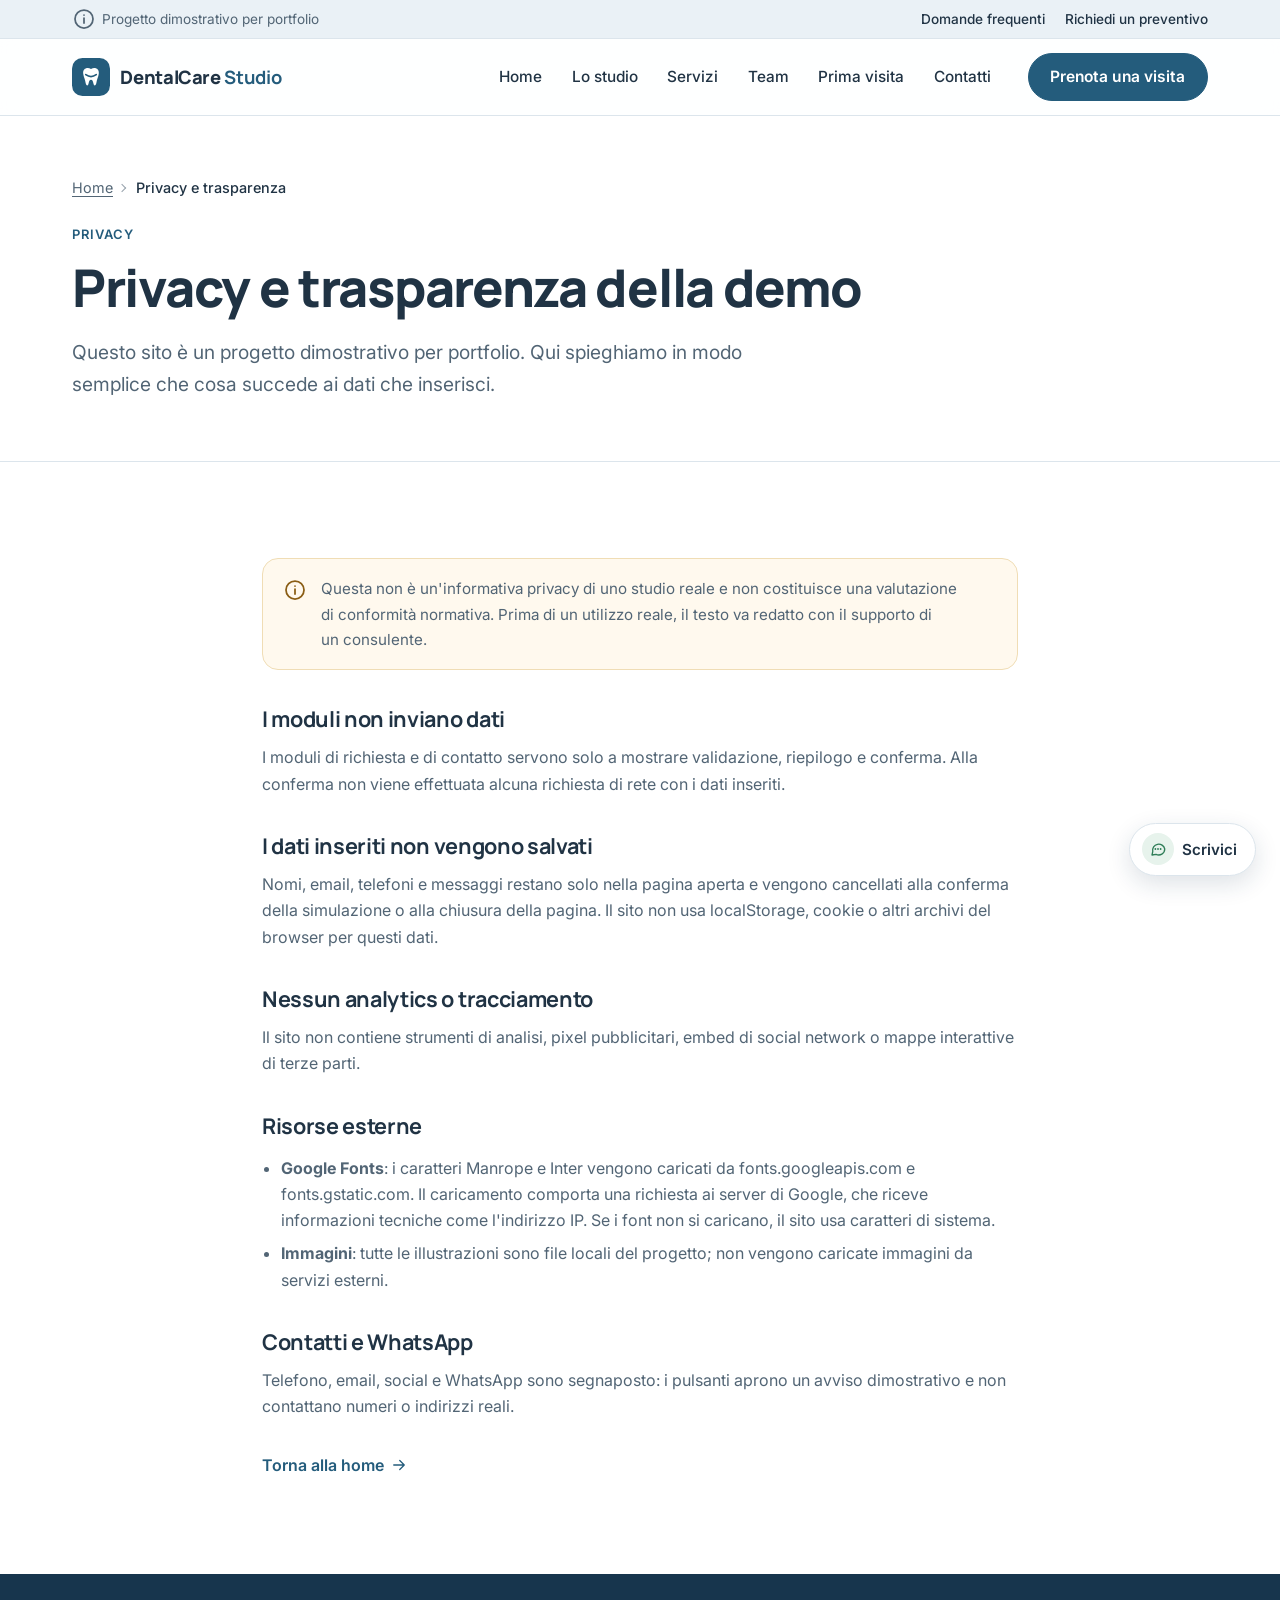
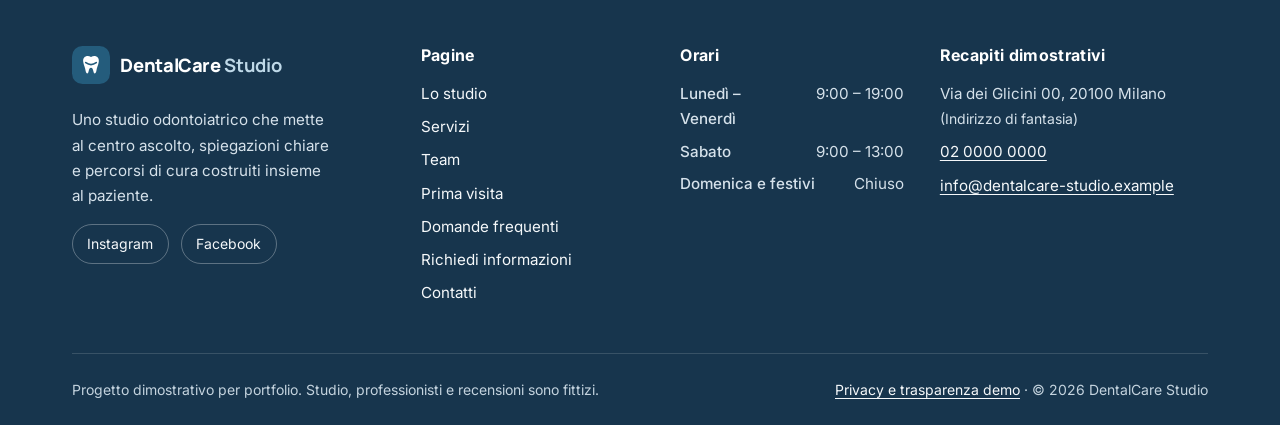
<file: privacy.html>
<!doctype html>
<html lang="it">
<head>
  <meta charset="utf-8">
  <meta name="viewport" content="width=device-width, initial-scale=1, viewport-fit=cover">
  <title>Privacy e trasparenza · DentalCare Studio (demo)</title>
  <meta name="description" content="Come la demo DentalCare Studio tratta i dati: nessun invio, nessun salvataggio, nessun tracciamento.">
  <meta name="robots" content="noindex, nofollow">
  <meta name="theme-color" content="#FFFFFF">
  <meta name="color-scheme" content="light">
  <!-- Anteprima del link quando viene condiviso (WhatsApp, LinkedIn, Telegram, iMessage…) -->
  <meta property="og:type" content="website">
  <meta property="og:locale" content="it_IT">
  <meta property="og:site_name" content="DentalCare Studio (demo)">
  <meta property="og:title" content="Privacy e trasparenza · DentalCare Studio (demo)">
  <meta property="og:description" content="Come la demo DentalCare Studio tratta i dati: nessun invio, nessun salvataggio, nessun tracciamento.">
  <meta property="og:image" content="https://dentalcare-studio.netlify.app/assets/images/anteprima-social.png">
  <meta property="og:image:width" content="1200">
  <meta property="og:image:height" content="630">
  <meta name="twitter:card" content="summary_large_image">
  <meta name="format-detection" content="telephone=no">
  <script>document.documentElement.classList.add("js");</script>
  <!-- Icone: SVG per i browser moderni, PNG per Windows/vecchi browser, apple-touch-icon per iPhone/iPad -->
  <link rel="icon" href="assets/images/favicon.svg" type="image/svg+xml">
  <link rel="icon" href="assets/icons/favicon-32.png" type="image/png" sizes="32x32">
  <link rel="apple-touch-icon" href="assets/icons/apple-touch-icon.png">
  <link rel="manifest" href="site.webmanifest">
  <meta name="apple-mobile-web-app-title" content="DentalCare">
  <!-- Font opzionali da Google Fonts: se non si caricano, base.css usa fallback di sistema -->
  <link rel="preconnect" href="https://fonts.googleapis.com">
  <link rel="preconnect" href="https://fonts.gstatic.com" crossorigin>
  <link rel="stylesheet" href="https://fonts.googleapis.com/css2?family=Inter:wght@400;500;600;700&amp;family=Manrope:wght@600;700;800&amp;display=swap">
  <link rel="stylesheet" href="css/base.css">
  <link rel="stylesheet" href="css/components.css">
  <link rel="stylesheet" href="css/pages.css">
  <link rel="stylesheet" href="css/compat.css">
  <script src="js/data.js" defer></script>
  <script src="js/main.js" defer></script>
</head>
<body>
<a class="skip-link" href="#contenuto">Vai al contenuto principale</a>
<svg xmlns="http://www.w3.org/2000/svg" style="display:none" aria-hidden="true"><symbol id="i-arrow-right" viewBox="0 0 24 24"><path d="M5 12h14M13 6l6 6-6 6"/></symbol><symbol id="i-arrow-left" viewBox="0 0 24 24"><path d="M19 12H5M11 6l-6 6 6 6"/></symbol><symbol id="i-chevron-down" viewBox="0 0 24 24"><path d="m6 9 6 6 6-6"/></symbol><symbol id="i-x" viewBox="0 0 24 24"><path d="M18 6 6 18M6 6l12 12"/></symbol><symbol id="i-check" viewBox="0 0 24 24"><path d="m5 12 5 5 9-10"/></symbol><symbol id="i-check-circle" viewBox="0 0 24 24"><circle cx="12" cy="12" r="9"/><path d="m8 12 3 3 5-6"/></symbol><symbol id="i-chat" viewBox="0 0 24 24"><path d="M21 12a8 8 0 0 1-11.6 7.1L4 20l1-4.6A8 8 0 1 1 21 12Z"/></symbol><symbol id="i-chat-dots" viewBox="0 0 24 24"><path d="M21 12a8 8 0 0 1-11.6 7.1L4 20l1-4.6A8 8 0 1 1 21 12Z"/><path d="M8.5 12h.01M12 12h.01M15.5 12h.01" stroke-width="2.4"/></symbol><symbol id="i-file-text" viewBox="0 0 24 24"><path d="M14 3H7a2 2 0 0 0-2 2v14a2 2 0 0 0 2 2h10a2 2 0 0 0 2-2V8z"/><path d="M14 3v5h5M9 13h6M9 17h4"/></symbol><symbol id="i-sofa" viewBox="0 0 24 24"><path d="M4 11V8a2 2 0 0 1 2-2h12a2 2 0 0 1 2 2v3"/><path d="M2 13a2 2 0 0 1 4 0v2h12v-2a2 2 0 0 1 4 0v4a2 2 0 0 1-2 2H4a2 2 0 0 1-2-2z"/><path d="M5 19v2M19 19v2"/></symbol><symbol id="i-phone" viewBox="0 0 24 24"><path d="M5 4h3l2 5-2.5 1.5a11 11 0 0 0 5 5L14 13l5 2v3a2 2 0 0 1-2 2A16 16 0 0 1 3 6a2 2 0 0 1 2-2"/></symbol><symbol id="i-mail" viewBox="0 0 24 24"><rect x="3" y="5" width="18" height="14" rx="2"/><path d="m3 7 9 6 9-6"/></symbol><symbol id="i-map-pin" viewBox="0 0 24 24"><path d="M12 21s-7-6.2-7-11a7 7 0 0 1 14 0c0 4.8-7 11-7 11z"/><circle cx="12" cy="10" r="2.5"/></symbol><symbol id="i-clock" viewBox="0 0 24 24"><circle cx="12" cy="12" r="9"/><path d="M12 7v5l3 2"/></symbol><symbol id="i-calendar" viewBox="0 0 24 24"><rect x="3" y="5" width="18" height="16" rx="2"/><path d="M16 3v4M8 3v4M3 10h18"/></symbol><symbol id="i-search" viewBox="0 0 24 24"><circle cx="11" cy="11" r="7"/><path d="m20 20-3.5-3.5"/></symbol><symbol id="i-info" viewBox="0 0 24 24"><circle cx="12" cy="12" r="9"/><path d="M12 11v5M12 8h.01"/></symbol><symbol id="i-alert" viewBox="0 0 24 24"><path d="M12 3 2 20h20z"/><path d="M12 10v4M12 17h.01"/></symbol><symbol id="i-users" viewBox="0 0 24 24"><circle cx="9" cy="8" r="3.5"/><path d="M3 20a6 6 0 0 1 12 0M16 4.5a3.5 3.5 0 0 1 0 7M17.5 14a5 5 0 0 1 3.5 6"/></symbol><symbol id="i-pause" viewBox="0 0 24 24"><circle cx="12" cy="12" r="9"/><path d="M10 9v6M14 9v6"/></symbol><symbol id="i-sparkle" viewBox="0 0 24 24"><path d="m12 3 1.8 5.2L19 10l-5.2 1.8L12 17l-1.8-5.2L5 10l5.2-1.8z"/></symbol><symbol id="i-accessibility" viewBox="0 0 24 24"><circle cx="12" cy="4.5" r="1.5"/><path d="m5 8 7 1.5L19 8M12 9.5V14M12 14l-3 6M12 14l3 6"/></symbol><symbol id="i-train" viewBox="0 0 24 24"><rect x="5" y="3" width="14" height="13" rx="3"/><path d="M5 10h14M8 21l2-5M16 21l-2-5M9 13h.01M15 13h.01"/></symbol><symbol id="i-car" viewBox="0 0 24 24"><path d="M5 15v-4l2-5h10l2 5v4"/><rect x="3" y="11" width="18" height="6" rx="2"/><path d="M7 17v2M17 17v2M7 14h.01M17 14h.01"/></symbol><symbol id="i-bike" viewBox="0 0 24 24"><circle cx="6" cy="16" r="3.5"/><circle cx="18" cy="16" r="3.5"/><path d="m6 16 4-7h5l3 7M10 9 8 6H6M15 9l-3 7"/></symbol><symbol id="i-sun" viewBox="0 0 24 24"><circle cx="12" cy="12" r="4"/><path d="M12 2v2M12 20v2M4.9 4.9l1.4 1.4M17.7 17.7l1.4 1.4M2 12h2M20 12h2M4.9 19.1l1.4-1.4M17.7 6.3l1.4-1.4"/></symbol><symbol id="i-shield" viewBox="0 0 24 24"><path d="M12 3l8 3v6c0 5-3.5 8-8 9-4.5-1-8-4-8-9V6z"/><path d="m9 12 2 2 4-4"/></symbol><symbol id="i-user" viewBox="0 0 24 24"><circle cx="12" cy="8" r="4"/><path d="M4 21a8 8 0 0 1 16 0"/></symbol><symbol id="i-smile" viewBox="0 0 24 24"><circle cx="12" cy="12" r="9"/><path d="M8 14s1.5 2 4 2 4-2 4-2M9 9.5h.01M15 9.5h.01"/></symbol><symbol id="i-leaf" viewBox="0 0 24 24"><path d="M5 19c0-8 6-14 15-14 0 9-6 15-14 15"/><path d="m5 19 8-8"/></symbol><symbol id="i-clipboard" viewBox="0 0 24 24"><rect x="5" y="4" width="14" height="17" rx="2"/><path d="M9 4h6v3H9zM9 12h6M9 16h4"/></symbol><symbol id="i-expand" viewBox="0 0 24 24"><path d="M15 3h6v6M9 21H3v-6M21 3l-7 7M3 21l7-7"/></symbol><symbol id="i-lock" viewBox="0 0 24 24"><rect x="5" y="11" width="14" height="10" rx="2"/><path d="M8 11V7a4 4 0 0 1 8 0v4"/></symbol><symbol id="i-hand" viewBox="0 0 24 24"><path d="M8 13V5.5a1.5 1.5 0 0 1 3 0V11M11 10V4.5a1.5 1.5 0 0 1 3 0V11M14 10.5V6a1.5 1.5 0 0 1 3 0v7a7 7 0 0 1-7 7h-.5a6 6 0 0 1-5-2.7L3 15a1.5 1.5 0 0 1 2.5-1.6L8 16"/></symbol><symbol id="i-heart" viewBox="0 0 24 24"><path d="M12 20s-7-4.4-9-9a4.8 4.8 0 0 1 9-3 4.8 4.8 0 0 1 9 3c-2 4.6-9 9-9 9z"/></symbol></svg>
<div class="utility-bar">
  <div class="container">
    <p class="utility-bar__demo"><svg class="icon" aria-hidden="true" focusable="false"><use href="#i-info"></use></svg> Progetto dimostrativo per portfolio</p>
    <nav aria-label="Collegamenti rapidi">
      <ul role="list">
        <li><a href="faq.html">Domande frequenti</a></li>
        <li><a href="preventivo.html">Richiedi un preventivo</a></li>
      </ul>
    </nav>
  </div>
</div>
<header class="site-header" id="site-header">
  <div class="container site-header__inner">
    <a class="logo" href="index.html" aria-label="DentalCare Studio, torna alla home">
      <svg class="logo__mark" viewBox="0 0 40 40" aria-hidden="true" focusable="false"><rect width="40" height="40" rx="11" fill="#245C7C"/><g transform="translate(7.2 6.4) scale(.256)"><path d="M50 20C35 10 15 18 18 40C20 55 26 62 28 78C30 90 38 92 40 80C42 70 44 64 50 64C56 64 58 70 60 80C62 92 70 90 72 78C74 62 80 55 82 40C85 18 65 10 50 20Z" fill="#fff"/></g><path d="M14.5 17.5q5.5 4 11 0" stroke="#245C7C" stroke-width="1.8" fill="none" stroke-linecap="round"/></svg>
      <span class="logo__text" aria-hidden="true">DentalCare <span>Studio</span></span>
    </a>
    <button class="nav-toggle" type="button" aria-expanded="false" aria-controls="main-nav">
      <span class="nav-toggle__bars" aria-hidden="true"><span></span><span></span><span></span></span>
      <span class="nav-toggle__label">Menu</span>
      <span class="visually-hidden">principale</span>
    </button>
    <nav class="main-nav" id="main-nav" aria-label="Navigazione principale">
      <ul class="main-nav__list" role="list"><li><a class="main-nav__link" href="index.html">Home</a></li><li><a class="main-nav__link" href="studio.html">Lo studio</a></li><li><a class="main-nav__link" href="servizi.html">Servizi</a></li><li><a class="main-nav__link" href="team.html">Team</a></li><li><a class="main-nav__link" href="prima-visita.html">Prima visita</a></li><li><a class="main-nav__link" href="contatti.html">Contatti</a></li></ul>
      <div class="main-nav__secondary">
        <a class="btn btn--block" href="preventivo.html?tipo=prima-visita"><svg class="icon" aria-hidden="true" focusable="false"><use href="#i-calendar"></use></svg> Prenota una visita</a>
        <div class="cluster">
          <a href="faq.html">Domande frequenti</a>
          <a href="preventivo.html">Richiedi un preventivo</a>
        </div>
      </div>
    </nav>
    <a class="btn header-cta" href="preventivo.html?tipo=prima-visita">Prenota una visita</a>
  </div>
</header>
<main id="contenuto" tabindex="-1">
<section class="page-hero">
  <div class="container">
    <nav class="breadcrumb" aria-label="Percorso"><ol><li><a href="index.html">Home</a></li><li><span aria-current="page">Privacy e trasparenza</span></li></ol></nav>
    <span class="eyebrow">Privacy</span><h1>Privacy e trasparenza della demo</h1>
    <p class="lead">Questo sito è un progetto dimostrativo per portfolio. Qui spieghiamo in modo semplice che cosa succede ai dati che inserisci.</p>
    
  </div>
</section>
<section class="section section--white">
  <div class="container container--narrow legal">
    <div class="info-box info-box--demo"><svg class="icon" aria-hidden="true" focusable="false"><use href="#i-info"></use></svg><p>Questa non è un'informativa privacy di uno studio reale e non costituisce una valutazione di conformità normativa. Prima di un utilizzo reale, il testo va redatto con il supporto di un consulente.</p></div>
    <h2>I moduli non inviano dati</h2>
    <p>I moduli di richiesta e di contatto servono solo a mostrare validazione, riepilogo e conferma. Alla conferma non viene effettuata alcuna richiesta di rete con i dati inseriti.</p>
    <h2>I dati inseriti non vengono salvati</h2>
    <p>Nomi, email, telefoni e messaggi restano solo nella pagina aperta e vengono cancellati alla conferma della simulazione o alla chiusura della pagina. Il sito non usa localStorage, cookie o altri archivi del browser per questi dati.</p>
    <h2>Nessun analytics o tracciamento</h2>
    <p>Il sito non contiene strumenti di analisi, pixel pubblicitari, embed di social network o mappe interattive di terze parti.</p>
    <h2>Risorse esterne</h2>
    <ul>
      <li><strong>Google Fonts</strong>: i caratteri Manrope e Inter vengono caricati da fonts.googleapis.com e fonts.gstatic.com. Il caricamento comporta una richiesta ai server di Google, che riceve informazioni tecniche come l'indirizzo IP. Se i font non si caricano, il sito usa caratteri di sistema.</li>
      <li><strong>Immagini</strong>: tutte le illustrazioni sono file locali del progetto; non vengono caricate immagini da servizi esterni.</li>
    </ul>
    <h2>Contatti e WhatsApp</h2>
    <p>Telefono, email, social e WhatsApp sono segnaposto: i pulsanti aprono un avviso dimostrativo e non contattano numeri o indirizzi reali.</p>
    <p style="margin-top:2rem"><a class="link-arrow" href="index.html">Torna alla home <svg class="icon" aria-hidden="true" focusable="false"><use href="#i-arrow-right"></use></svg></a></p>
  </div>
</section>

</main>

<footer class="site-footer">
  <div class="container">
    <div class="footer-grid">
      <div>
        <a class="logo" href="index.html" aria-label="DentalCare Studio, torna alla home"><svg class="logo__mark" viewBox="0 0 40 40" aria-hidden="true" focusable="false"><rect width="40" height="40" rx="11" fill="#245C7C"/><g transform="translate(7.2 6.4) scale(.256)"><path d="M50 20C35 10 15 18 18 40C20 55 26 62 28 78C30 90 38 92 40 80C42 70 44 64 50 64C56 64 58 70 60 80C62 92 70 90 72 78C74 62 80 55 82 40C85 18 65 10 50 20Z" fill="#fff"/></g><path d="M14.5 17.5q5.5 4 11 0" stroke="#245C7C" stroke-width="1.8" fill="none" stroke-linecap="round"/></svg><span class="logo__text" aria-hidden="true">DentalCare <span>Studio</span></span></a>
        <p style="margin-top:1rem" data-bind="description">Uno studio odontoiatrico che mette al centro ascolto, spiegazioni chiare e percorsi di cura costruiti insieme al paziente.</p>
        <div class="footer-socials" aria-label="Profili social (segnaposto)">
          <button type="button" data-demo="social">Instagram</button>
          <button type="button" data-demo="social">Facebook</button>
        </div>
      </div>
      <nav aria-labelledby="footer-pages">
        <h2 id="footer-pages">Pagine</h2>
        <ul class="footer-links" role="list">
          <li><a href="studio.html">Lo studio</a></li>
          <li><a href="servizi.html">Servizi</a></li>
          <li><a href="team.html">Team</a></li>
          <li><a href="prima-visita.html">Prima visita</a></li>
          <li><a href="faq.html">Domande frequenti</a></li>
          <li><a href="preventivo.html">Richiedi informazioni</a></li>
          <li><a href="contatti.html">Contatti</a></li>
        </ul>
      </nav>
      <div>
        <h2>Orari</h2>
        <dl class="hours-list" data-bind="hours">
          <div><dt>Lunedì – Venerdì</dt><dd>9:00 – 19:00</dd></div>
          <div><dt>Sabato</dt><dd>9:00 – 13:00</dd></div>
          <div><dt>Domenica e festivi</dt><dd>Chiuso</dd></div>
        </dl>
      </div>
      <div>
        <h2>Recapiti dimostrativi</h2>
        <ul class="footer-links" role="list">
          <li><span data-bind="address">Via dei Glicini 00, 20100 Milano</span> <span class="small">(<span data-bind="address-note">Indirizzo di fantasia</span>)</span></li>
          <li><button type="button" class="link-button" data-demo="phone"><span data-bind="phone">02 0000 0000</span></button></li>
          <li><button type="button" class="link-button" data-demo="email"><span data-bind="email">info@dentalcare-studio.example</span></button></li>
        </ul>
      </div>
    </div>
    <div class="footer-bottom">
      <p>Progetto dimostrativo per portfolio. Studio, professionisti e recensioni sono fittizi.</p>
      <p><a href="privacy.html">Privacy e trasparenza demo</a> · © <span data-bind="year">2026</span> <span data-bind="name">DentalCare Studio</span></p>
    </div>
  </div>
</footer>
<button type="button" class="whatsapp-float" data-demo="whatsapp" aria-label="Scrivici su WhatsApp (simulazione)">
  <span class="whatsapp-float__icon"><svg class="icon" aria-hidden="true" focusable="false"><use href="#i-chat-dots"></use></svg></span><span>Scrivici</span>
</button>
</body>
</html>
</file>
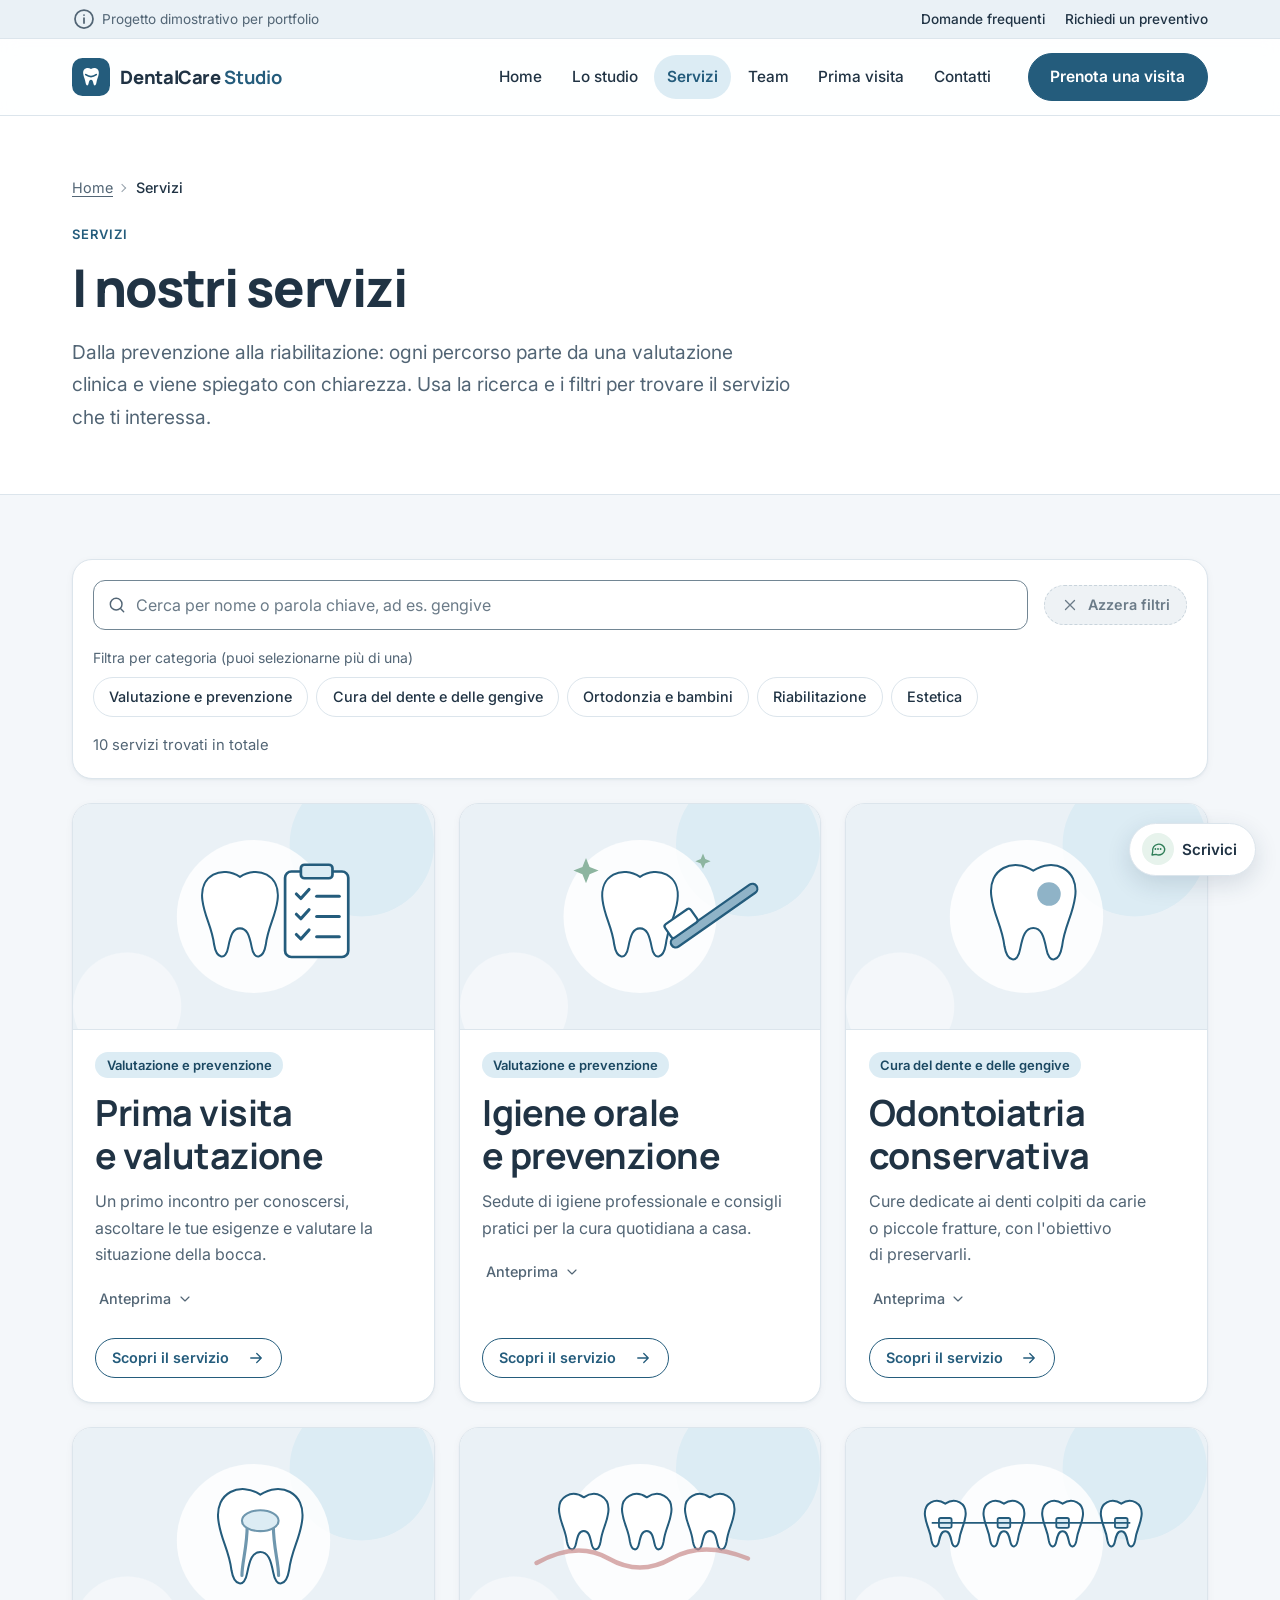
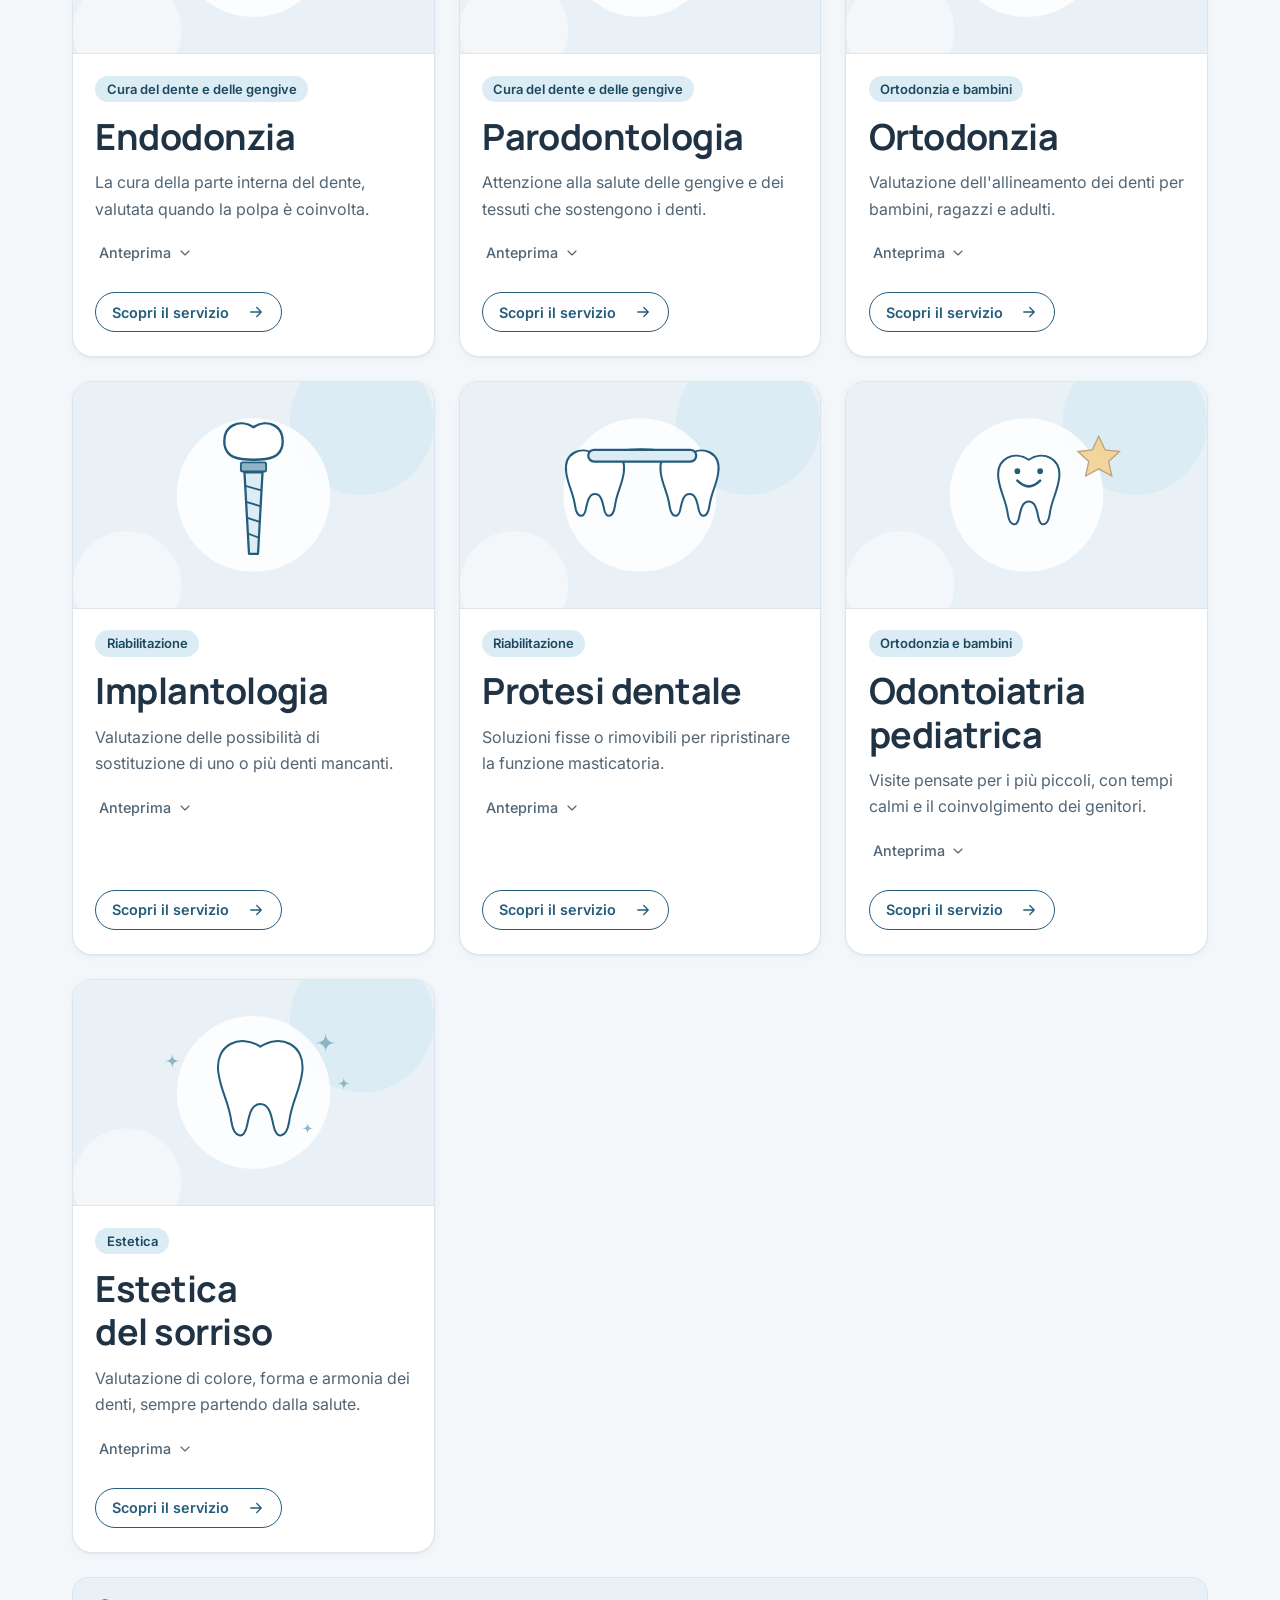
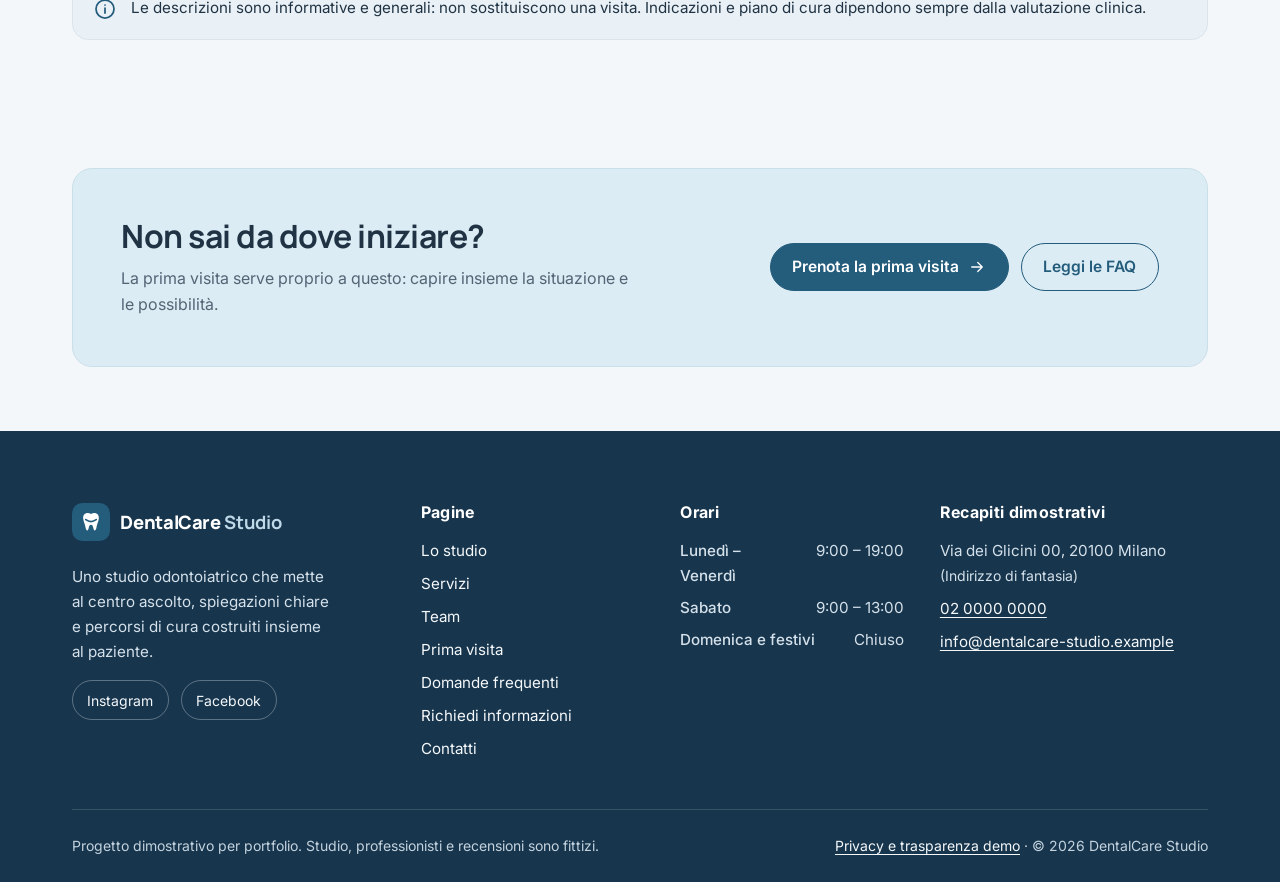
<file: servizi.html>
<!doctype html>
<html lang="it">
<head>
  <meta charset="utf-8">
  <meta name="viewport" content="width=device-width, initial-scale=1, viewport-fit=cover">
  <title>Servizi · DentalCare Studio (demo)</title>
  <meta name="description" content="Servizi odontoiatrici di DentalCare Studio: ricerca e filtri per categoria. Progetto dimostrativo.">
  <meta name="robots" content="noindex, nofollow">
  <meta name="theme-color" content="#FFFFFF">
  <meta name="color-scheme" content="light">
  <!-- Anteprima del link quando viene condiviso (WhatsApp, LinkedIn, Telegram, iMessage…) -->
  <meta property="og:type" content="website">
  <meta property="og:locale" content="it_IT">
  <meta property="og:site_name" content="DentalCare Studio (demo)">
  <meta property="og:title" content="Servizi · DentalCare Studio (demo)">
  <meta property="og:description" content="Servizi odontoiatrici di DentalCare Studio: ricerca e filtri per categoria. Progetto dimostrativo.">
  <meta property="og:image" content="https://dentalcare-studio.netlify.app/assets/images/anteprima-social.png">
  <meta property="og:image:width" content="1200">
  <meta property="og:image:height" content="630">
  <meta name="twitter:card" content="summary_large_image">
  <meta name="format-detection" content="telephone=no">
  <script>document.documentElement.classList.add("js");</script>
  <!-- Icone: SVG per i browser moderni, PNG per Windows/vecchi browser, apple-touch-icon per iPhone/iPad -->
  <link rel="icon" href="assets/images/favicon.svg" type="image/svg+xml">
  <link rel="icon" href="assets/icons/favicon-32.png" type="image/png" sizes="32x32">
  <link rel="apple-touch-icon" href="assets/icons/apple-touch-icon.png">
  <link rel="manifest" href="site.webmanifest">
  <meta name="apple-mobile-web-app-title" content="DentalCare">
  <!-- Font opzionali da Google Fonts: se non si caricano, base.css usa fallback di sistema -->
  <link rel="preconnect" href="https://fonts.googleapis.com">
  <link rel="preconnect" href="https://fonts.gstatic.com" crossorigin>
  <link rel="stylesheet" href="https://fonts.googleapis.com/css2?family=Inter:wght@400;500;600;700&amp;family=Manrope:wght@600;700;800&amp;display=swap">
  <link rel="stylesheet" href="css/base.css">
  <link rel="stylesheet" href="css/components.css">
  <link rel="stylesheet" href="css/pages.css">
  <link rel="stylesheet" href="css/compat.css">
  <script src="js/data.js" defer></script>
  <script src="js/main.js" defer></script>
  <script src="js/services.js" defer></script>
</head>
<body>
<a class="skip-link" href="#contenuto">Vai al contenuto principale</a>
<svg xmlns="http://www.w3.org/2000/svg" style="display:none" aria-hidden="true"><symbol id="i-arrow-right" viewBox="0 0 24 24"><path d="M5 12h14M13 6l6 6-6 6"/></symbol><symbol id="i-arrow-left" viewBox="0 0 24 24"><path d="M19 12H5M11 6l-6 6 6 6"/></symbol><symbol id="i-chevron-down" viewBox="0 0 24 24"><path d="m6 9 6 6 6-6"/></symbol><symbol id="i-x" viewBox="0 0 24 24"><path d="M18 6 6 18M6 6l12 12"/></symbol><symbol id="i-check" viewBox="0 0 24 24"><path d="m5 12 5 5 9-10"/></symbol><symbol id="i-check-circle" viewBox="0 0 24 24"><circle cx="12" cy="12" r="9"/><path d="m8 12 3 3 5-6"/></symbol><symbol id="i-chat" viewBox="0 0 24 24"><path d="M21 12a8 8 0 0 1-11.6 7.1L4 20l1-4.6A8 8 0 1 1 21 12Z"/></symbol><symbol id="i-chat-dots" viewBox="0 0 24 24"><path d="M21 12a8 8 0 0 1-11.6 7.1L4 20l1-4.6A8 8 0 1 1 21 12Z"/><path d="M8.5 12h.01M12 12h.01M15.5 12h.01" stroke-width="2.4"/></symbol><symbol id="i-file-text" viewBox="0 0 24 24"><path d="M14 3H7a2 2 0 0 0-2 2v14a2 2 0 0 0 2 2h10a2 2 0 0 0 2-2V8z"/><path d="M14 3v5h5M9 13h6M9 17h4"/></symbol><symbol id="i-sofa" viewBox="0 0 24 24"><path d="M4 11V8a2 2 0 0 1 2-2h12a2 2 0 0 1 2 2v3"/><path d="M2 13a2 2 0 0 1 4 0v2h12v-2a2 2 0 0 1 4 0v4a2 2 0 0 1-2 2H4a2 2 0 0 1-2-2z"/><path d="M5 19v2M19 19v2"/></symbol><symbol id="i-phone" viewBox="0 0 24 24"><path d="M5 4h3l2 5-2.5 1.5a11 11 0 0 0 5 5L14 13l5 2v3a2 2 0 0 1-2 2A16 16 0 0 1 3 6a2 2 0 0 1 2-2"/></symbol><symbol id="i-mail" viewBox="0 0 24 24"><rect x="3" y="5" width="18" height="14" rx="2"/><path d="m3 7 9 6 9-6"/></symbol><symbol id="i-map-pin" viewBox="0 0 24 24"><path d="M12 21s-7-6.2-7-11a7 7 0 0 1 14 0c0 4.8-7 11-7 11z"/><circle cx="12" cy="10" r="2.5"/></symbol><symbol id="i-clock" viewBox="0 0 24 24"><circle cx="12" cy="12" r="9"/><path d="M12 7v5l3 2"/></symbol><symbol id="i-calendar" viewBox="0 0 24 24"><rect x="3" y="5" width="18" height="16" rx="2"/><path d="M16 3v4M8 3v4M3 10h18"/></symbol><symbol id="i-search" viewBox="0 0 24 24"><circle cx="11" cy="11" r="7"/><path d="m20 20-3.5-3.5"/></symbol><symbol id="i-info" viewBox="0 0 24 24"><circle cx="12" cy="12" r="9"/><path d="M12 11v5M12 8h.01"/></symbol><symbol id="i-alert" viewBox="0 0 24 24"><path d="M12 3 2 20h20z"/><path d="M12 10v4M12 17h.01"/></symbol><symbol id="i-users" viewBox="0 0 24 24"><circle cx="9" cy="8" r="3.5"/><path d="M3 20a6 6 0 0 1 12 0M16 4.5a3.5 3.5 0 0 1 0 7M17.5 14a5 5 0 0 1 3.5 6"/></symbol><symbol id="i-pause" viewBox="0 0 24 24"><circle cx="12" cy="12" r="9"/><path d="M10 9v6M14 9v6"/></symbol><symbol id="i-sparkle" viewBox="0 0 24 24"><path d="m12 3 1.8 5.2L19 10l-5.2 1.8L12 17l-1.8-5.2L5 10l5.2-1.8z"/></symbol><symbol id="i-accessibility" viewBox="0 0 24 24"><circle cx="12" cy="4.5" r="1.5"/><path d="m5 8 7 1.5L19 8M12 9.5V14M12 14l-3 6M12 14l3 6"/></symbol><symbol id="i-train" viewBox="0 0 24 24"><rect x="5" y="3" width="14" height="13" rx="3"/><path d="M5 10h14M8 21l2-5M16 21l-2-5M9 13h.01M15 13h.01"/></symbol><symbol id="i-car" viewBox="0 0 24 24"><path d="M5 15v-4l2-5h10l2 5v4"/><rect x="3" y="11" width="18" height="6" rx="2"/><path d="M7 17v2M17 17v2M7 14h.01M17 14h.01"/></symbol><symbol id="i-bike" viewBox="0 0 24 24"><circle cx="6" cy="16" r="3.5"/><circle cx="18" cy="16" r="3.5"/><path d="m6 16 4-7h5l3 7M10 9 8 6H6M15 9l-3 7"/></symbol><symbol id="i-sun" viewBox="0 0 24 24"><circle cx="12" cy="12" r="4"/><path d="M12 2v2M12 20v2M4.9 4.9l1.4 1.4M17.7 17.7l1.4 1.4M2 12h2M20 12h2M4.9 19.1l1.4-1.4M17.7 6.3l1.4-1.4"/></symbol><symbol id="i-shield" viewBox="0 0 24 24"><path d="M12 3l8 3v6c0 5-3.5 8-8 9-4.5-1-8-4-8-9V6z"/><path d="m9 12 2 2 4-4"/></symbol><symbol id="i-user" viewBox="0 0 24 24"><circle cx="12" cy="8" r="4"/><path d="M4 21a8 8 0 0 1 16 0"/></symbol><symbol id="i-smile" viewBox="0 0 24 24"><circle cx="12" cy="12" r="9"/><path d="M8 14s1.5 2 4 2 4-2 4-2M9 9.5h.01M15 9.5h.01"/></symbol><symbol id="i-leaf" viewBox="0 0 24 24"><path d="M5 19c0-8 6-14 15-14 0 9-6 15-14 15"/><path d="m5 19 8-8"/></symbol><symbol id="i-clipboard" viewBox="0 0 24 24"><rect x="5" y="4" width="14" height="17" rx="2"/><path d="M9 4h6v3H9zM9 12h6M9 16h4"/></symbol><symbol id="i-expand" viewBox="0 0 24 24"><path d="M15 3h6v6M9 21H3v-6M21 3l-7 7M3 21l7-7"/></symbol><symbol id="i-lock" viewBox="0 0 24 24"><rect x="5" y="11" width="14" height="10" rx="2"/><path d="M8 11V7a4 4 0 0 1 8 0v4"/></symbol><symbol id="i-hand" viewBox="0 0 24 24"><path d="M8 13V5.5a1.5 1.5 0 0 1 3 0V11M11 10V4.5a1.5 1.5 0 0 1 3 0V11M14 10.5V6a1.5 1.5 0 0 1 3 0v7a7 7 0 0 1-7 7h-.5a6 6 0 0 1-5-2.7L3 15a1.5 1.5 0 0 1 2.5-1.6L8 16"/></symbol><symbol id="i-heart" viewBox="0 0 24 24"><path d="M12 20s-7-4.4-9-9a4.8 4.8 0 0 1 9-3 4.8 4.8 0 0 1 9 3c-2 4.6-9 9-9 9z"/></symbol></svg>
<div class="utility-bar">
  <div class="container">
    <p class="utility-bar__demo"><svg class="icon" aria-hidden="true" focusable="false"><use href="#i-info"></use></svg> Progetto dimostrativo per portfolio</p>
    <nav aria-label="Collegamenti rapidi">
      <ul role="list">
        <li><a href="faq.html">Domande frequenti</a></li>
        <li><a href="preventivo.html">Richiedi un preventivo</a></li>
      </ul>
    </nav>
  </div>
</div>
<header class="site-header" id="site-header">
  <div class="container site-header__inner">
    <a class="logo" href="index.html" aria-label="DentalCare Studio, torna alla home">
      <svg class="logo__mark" viewBox="0 0 40 40" aria-hidden="true" focusable="false"><rect width="40" height="40" rx="11" fill="#245C7C"/><g transform="translate(7.2 6.4) scale(.256)"><path d="M50 20C35 10 15 18 18 40C20 55 26 62 28 78C30 90 38 92 40 80C42 70 44 64 50 64C56 64 58 70 60 80C62 92 70 90 72 78C74 62 80 55 82 40C85 18 65 10 50 20Z" fill="#fff"/></g><path d="M14.5 17.5q5.5 4 11 0" stroke="#245C7C" stroke-width="1.8" fill="none" stroke-linecap="round"/></svg>
      <span class="logo__text" aria-hidden="true">DentalCare <span>Studio</span></span>
    </a>
    <button class="nav-toggle" type="button" aria-expanded="false" aria-controls="main-nav">
      <span class="nav-toggle__bars" aria-hidden="true"><span></span><span></span><span></span></span>
      <span class="nav-toggle__label">Menu</span>
      <span class="visually-hidden">principale</span>
    </button>
    <nav class="main-nav" id="main-nav" aria-label="Navigazione principale">
      <ul class="main-nav__list" role="list"><li><a class="main-nav__link" href="index.html">Home</a></li><li><a class="main-nav__link" href="studio.html">Lo studio</a></li><li><a class="main-nav__link" href="servizi.html" aria-current="page">Servizi</a></li><li><a class="main-nav__link" href="team.html">Team</a></li><li><a class="main-nav__link" href="prima-visita.html">Prima visita</a></li><li><a class="main-nav__link" href="contatti.html">Contatti</a></li></ul>
      <div class="main-nav__secondary">
        <a class="btn btn--block" href="preventivo.html?tipo=prima-visita"><svg class="icon" aria-hidden="true" focusable="false"><use href="#i-calendar"></use></svg> Prenota una visita</a>
        <div class="cluster">
          <a href="faq.html">Domande frequenti</a>
          <a href="preventivo.html">Richiedi un preventivo</a>
        </div>
      </div>
    </nav>
    <a class="btn header-cta" href="preventivo.html?tipo=prima-visita">Prenota una visita</a>
  </div>
</header>
<main id="contenuto" tabindex="-1">
<section class="page-hero">
  <div class="container">
    <nav class="breadcrumb" aria-label="Percorso"><ol><li><a href="index.html">Home</a></li><li><span aria-current="page">Servizi</span></li></ol></nav>
    <span class="eyebrow">Servizi</span><h1>I nostri servizi</h1>
    <p class="lead">Dalla prevenzione alla riabilitazione: ogni percorso parte da una valutazione clinica e viene spiegato con chiarezza. Usa la ricerca e i filtri per trovare il servizio che ti interessa.</p>
    
  </div>
</section>
<section class="section section--tight" aria-label="Elenco dei servizi" data-render="services-catalog">
  <div class="container services-layout">
    <div class="toolbar" role="search" aria-label="Cerca e filtra i servizi">
      <div class="toolbar__row">
        <div class="search-field">
          <label class="visually-hidden" for="service-search">Cerca un servizio</label>
          <svg class="icon" aria-hidden="true" focusable="false"><use href="#i-search"></use></svg>
          <input class="input" id="service-search" type="search" placeholder="Cerca per nome o parola chiave, ad es. gengive" autocomplete="off" aria-describedby="results-count">
        </div>
        <button class="btn btn--secondary btn--sm" type="button" id="reset-filters" disabled><svg class="icon" aria-hidden="true" focusable="false"><use href="#i-x"></use></svg> Azzera filtri</button>
      </div>
      <div>
        <p class="small muted" id="category-label" style="margin-bottom:.5rem">Filtra per categoria (puoi selezionarne più di una)</p>
        <div class="chips" id="category-chips" role="group" aria-labelledby="category-label"></div>
      </div>
      <p class="result-count" id="results-count" aria-live="polite"></p>
    </div>
    <noscript><p class="noscript-note">Questa sezione viene generata con JavaScript dai dati in <code>js/data.js</code>. Attiva JavaScript per visualizzarla.</p></noscript>
    <div class="grid grid--3" id="services-grid"></div>
    <div class="empty-state" id="services-empty" hidden>
      <span class="icon-badge"><svg class="icon" aria-hidden="true" focusable="false"><use href="#i-search"></use></svg></span>
      <h2 style="font-size:1.3rem">Nessun servizio corrisponde alla ricerca</h2>
      <p>Prova a usare una parola diversa (ad esempio “gengive” o “bambini”) oppure azzera i filtri. Se non trovi ciò che cerchi, puoi scriverci.</p>
      <div class="cluster" style="justify-content:center"><button class="btn" type="button" data-reset-filters>Azzera filtri</button><a class="btn btn--secondary" href="contatti.html">Contattaci</a></div>
    </div>
    <div class="info-box"><svg class="icon" aria-hidden="true" focusable="false"><use href="#i-info"></use></svg><p>Le descrizioni sono informative e generali: non sostituiscono una visita. Indicazioni e piano di cura dipendono sempre dalla valutazione clinica.</p></div>
  </div>
</section>
<section class="section section--tight">
  <div class="container">
    <div class="cta-band reveal">
      <div><h2>Non sai da dove iniziare?</h2><p>La prima visita serve proprio a questo: capire insieme la situazione e le possibilità.</p></div>
      <div class="cluster"><a class="btn" href="preventivo.html?tipo=prima-visita">Prenota la prima visita <svg class="icon" aria-hidden="true" focusable="false"><use href="#i-arrow-right"></use></svg></a><a class="btn btn--secondary" href="faq.html">Leggi le FAQ</a></div>
    </div>
  </div>
</section>
</main>

<footer class="site-footer">
  <div class="container">
    <div class="footer-grid">
      <div>
        <a class="logo" href="index.html" aria-label="DentalCare Studio, torna alla home"><svg class="logo__mark" viewBox="0 0 40 40" aria-hidden="true" focusable="false"><rect width="40" height="40" rx="11" fill="#245C7C"/><g transform="translate(7.2 6.4) scale(.256)"><path d="M50 20C35 10 15 18 18 40C20 55 26 62 28 78C30 90 38 92 40 80C42 70 44 64 50 64C56 64 58 70 60 80C62 92 70 90 72 78C74 62 80 55 82 40C85 18 65 10 50 20Z" fill="#fff"/></g><path d="M14.5 17.5q5.5 4 11 0" stroke="#245C7C" stroke-width="1.8" fill="none" stroke-linecap="round"/></svg><span class="logo__text" aria-hidden="true">DentalCare <span>Studio</span></span></a>
        <p style="margin-top:1rem" data-bind="description">Uno studio odontoiatrico che mette al centro ascolto, spiegazioni chiare e percorsi di cura costruiti insieme al paziente.</p>
        <div class="footer-socials" aria-label="Profili social (segnaposto)">
          <button type="button" data-demo="social">Instagram</button>
          <button type="button" data-demo="social">Facebook</button>
        </div>
      </div>
      <nav aria-labelledby="footer-pages">
        <h2 id="footer-pages">Pagine</h2>
        <ul class="footer-links" role="list">
          <li><a href="studio.html">Lo studio</a></li>
          <li><a href="servizi.html">Servizi</a></li>
          <li><a href="team.html">Team</a></li>
          <li><a href="prima-visita.html">Prima visita</a></li>
          <li><a href="faq.html">Domande frequenti</a></li>
          <li><a href="preventivo.html">Richiedi informazioni</a></li>
          <li><a href="contatti.html">Contatti</a></li>
        </ul>
      </nav>
      <div>
        <h2>Orari</h2>
        <dl class="hours-list" data-bind="hours">
          <div><dt>Lunedì – Venerdì</dt><dd>9:00 – 19:00</dd></div>
          <div><dt>Sabato</dt><dd>9:00 – 13:00</dd></div>
          <div><dt>Domenica e festivi</dt><dd>Chiuso</dd></div>
        </dl>
      </div>
      <div>
        <h2>Recapiti dimostrativi</h2>
        <ul class="footer-links" role="list">
          <li><span data-bind="address">Via dei Glicini 00, 20100 Milano</span> <span class="small">(<span data-bind="address-note">Indirizzo di fantasia</span>)</span></li>
          <li><button type="button" class="link-button" data-demo="phone"><span data-bind="phone">02 0000 0000</span></button></li>
          <li><button type="button" class="link-button" data-demo="email"><span data-bind="email">info@dentalcare-studio.example</span></button></li>
        </ul>
      </div>
    </div>
    <div class="footer-bottom">
      <p>Progetto dimostrativo per portfolio. Studio, professionisti e recensioni sono fittizi.</p>
      <p><a href="privacy.html">Privacy e trasparenza demo</a> · © <span data-bind="year">2026</span> <span data-bind="name">DentalCare Studio</span></p>
    </div>
  </div>
</footer>
<button type="button" class="whatsapp-float" data-demo="whatsapp" aria-label="Scrivici su WhatsApp (simulazione)">
  <span class="whatsapp-float__icon"><svg class="icon" aria-hidden="true" focusable="false"><use href="#i-chat-dots"></use></svg></span><span>Scrivici</span>
</button>
</body>
</html>
</file>
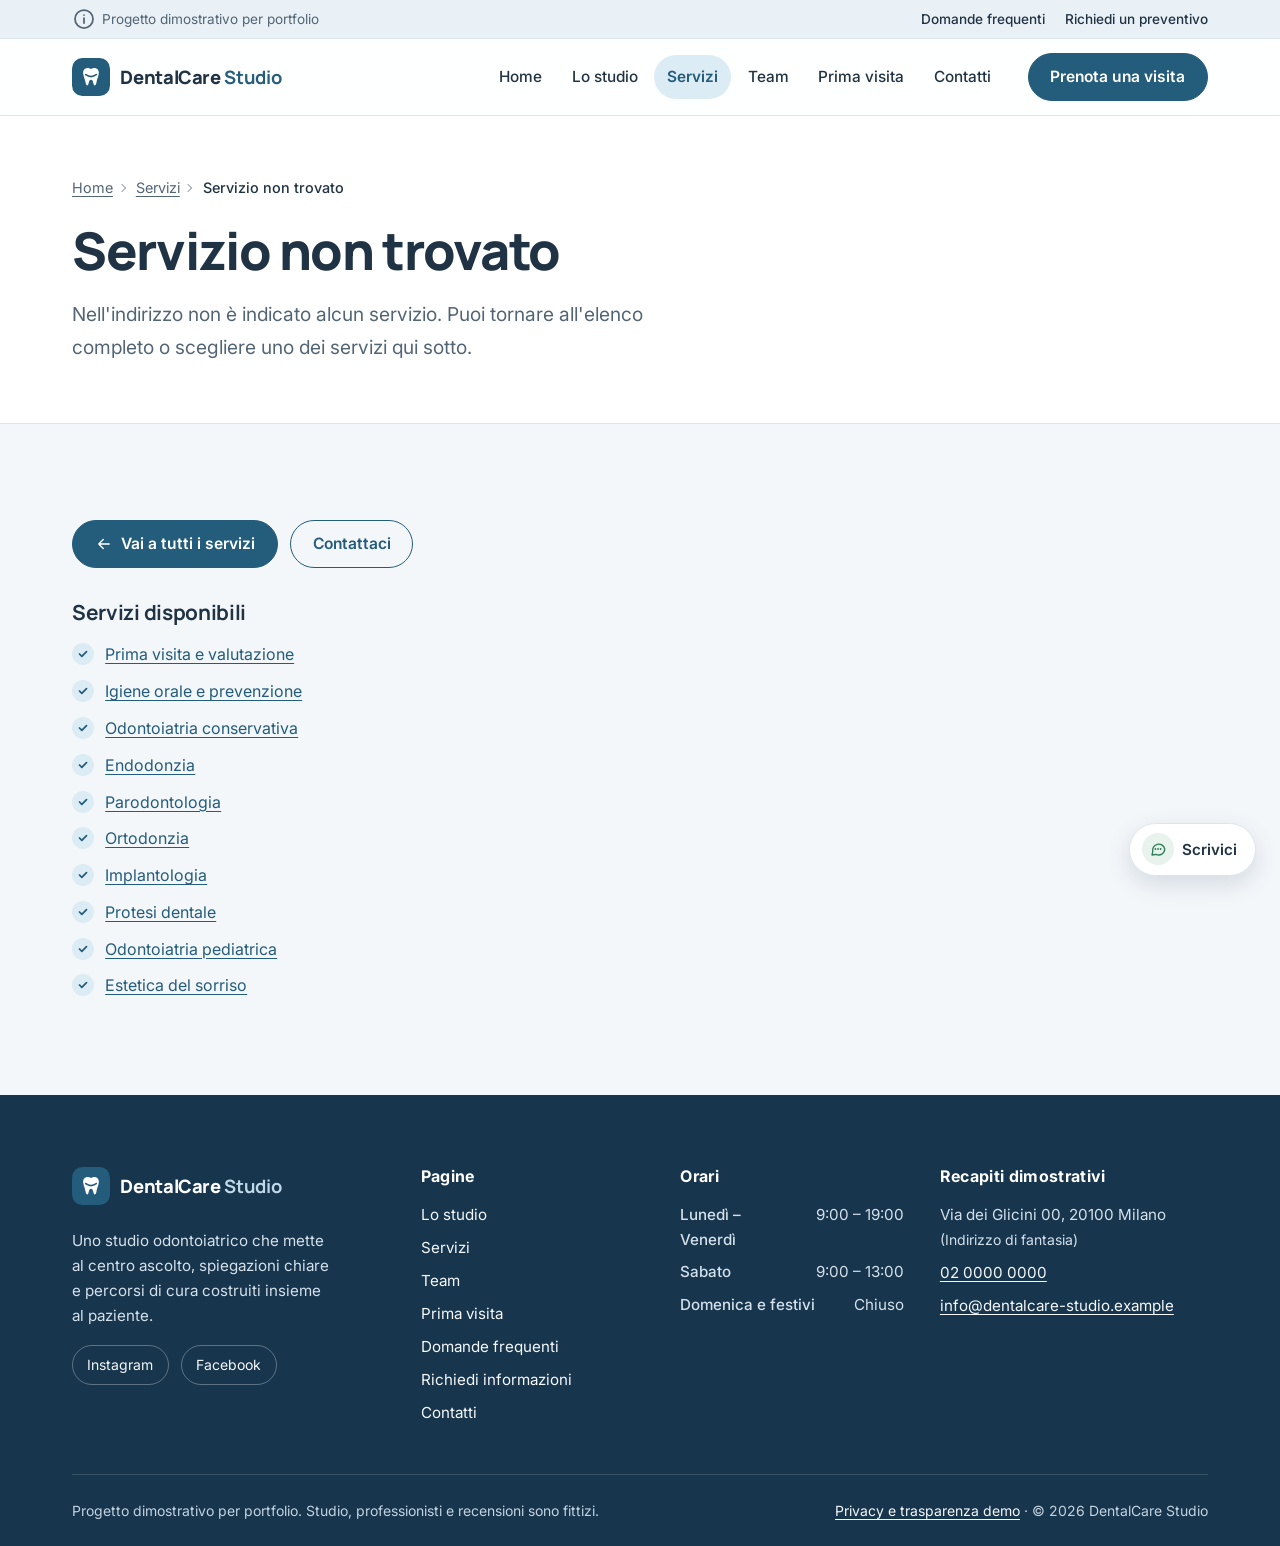
<file: servizio.html>
<!doctype html>
<html lang="it">
<head>
  <meta charset="utf-8">
  <meta name="viewport" content="width=device-width, initial-scale=1, viewport-fit=cover">
  <title>Servizio · DentalCare Studio (demo)</title>
  <meta name="description" content="Dettaglio di un servizio di DentalCare Studio. Progetto dimostrativo.">
  <meta name="robots" content="noindex, nofollow">
  <meta name="theme-color" content="#FFFFFF">
  <meta name="color-scheme" content="light">
  <!-- Anteprima del link quando viene condiviso (WhatsApp, LinkedIn, Telegram, iMessage…) -->
  <meta property="og:type" content="website">
  <meta property="og:locale" content="it_IT">
  <meta property="og:site_name" content="DentalCare Studio (demo)">
  <meta property="og:title" content="Servizio · DentalCare Studio (demo)">
  <meta property="og:description" content="Dettaglio di un servizio di DentalCare Studio. Progetto dimostrativo.">
  <meta property="og:image" content="https://dentalcare-studio.netlify.app/assets/images/anteprima-social.png">
  <meta property="og:image:width" content="1200">
  <meta property="og:image:height" content="630">
  <meta name="twitter:card" content="summary_large_image">
  <meta name="format-detection" content="telephone=no">
  <script>document.documentElement.classList.add("js");</script>
  <!-- Icone: SVG per i browser moderni, PNG per Windows/vecchi browser, apple-touch-icon per iPhone/iPad -->
  <link rel="icon" href="assets/images/favicon.svg" type="image/svg+xml">
  <link rel="icon" href="assets/icons/favicon-32.png" type="image/png" sizes="32x32">
  <link rel="apple-touch-icon" href="assets/icons/apple-touch-icon.png">
  <link rel="manifest" href="site.webmanifest">
  <meta name="apple-mobile-web-app-title" content="DentalCare">
  <!-- Font opzionali da Google Fonts: se non si caricano, base.css usa fallback di sistema -->
  <link rel="preconnect" href="https://fonts.googleapis.com">
  <link rel="preconnect" href="https://fonts.gstatic.com" crossorigin>
  <link rel="stylesheet" href="https://fonts.googleapis.com/css2?family=Inter:wght@400;500;600;700&amp;family=Manrope:wght@600;700;800&amp;display=swap">
  <link rel="stylesheet" href="css/base.css">
  <link rel="stylesheet" href="css/components.css">
  <link rel="stylesheet" href="css/pages.css">
  <link rel="stylesheet" href="css/compat.css">
  <script src="js/data.js" defer></script>
  <script src="js/main.js" defer></script>
  <script src="js/services.js" defer></script>
  <script src="js/team.js" defer></script>
</head>
<body>
<a class="skip-link" href="#contenuto">Vai al contenuto principale</a>
<svg xmlns="http://www.w3.org/2000/svg" style="display:none" aria-hidden="true"><symbol id="i-arrow-right" viewBox="0 0 24 24"><path d="M5 12h14M13 6l6 6-6 6"/></symbol><symbol id="i-arrow-left" viewBox="0 0 24 24"><path d="M19 12H5M11 6l-6 6 6 6"/></symbol><symbol id="i-chevron-down" viewBox="0 0 24 24"><path d="m6 9 6 6 6-6"/></symbol><symbol id="i-x" viewBox="0 0 24 24"><path d="M18 6 6 18M6 6l12 12"/></symbol><symbol id="i-check" viewBox="0 0 24 24"><path d="m5 12 5 5 9-10"/></symbol><symbol id="i-check-circle" viewBox="0 0 24 24"><circle cx="12" cy="12" r="9"/><path d="m8 12 3 3 5-6"/></symbol><symbol id="i-chat" viewBox="0 0 24 24"><path d="M21 12a8 8 0 0 1-11.6 7.1L4 20l1-4.6A8 8 0 1 1 21 12Z"/></symbol><symbol id="i-chat-dots" viewBox="0 0 24 24"><path d="M21 12a8 8 0 0 1-11.6 7.1L4 20l1-4.6A8 8 0 1 1 21 12Z"/><path d="M8.5 12h.01M12 12h.01M15.5 12h.01" stroke-width="2.4"/></symbol><symbol id="i-file-text" viewBox="0 0 24 24"><path d="M14 3H7a2 2 0 0 0-2 2v14a2 2 0 0 0 2 2h10a2 2 0 0 0 2-2V8z"/><path d="M14 3v5h5M9 13h6M9 17h4"/></symbol><symbol id="i-sofa" viewBox="0 0 24 24"><path d="M4 11V8a2 2 0 0 1 2-2h12a2 2 0 0 1 2 2v3"/><path d="M2 13a2 2 0 0 1 4 0v2h12v-2a2 2 0 0 1 4 0v4a2 2 0 0 1-2 2H4a2 2 0 0 1-2-2z"/><path d="M5 19v2M19 19v2"/></symbol><symbol id="i-phone" viewBox="0 0 24 24"><path d="M5 4h3l2 5-2.5 1.5a11 11 0 0 0 5 5L14 13l5 2v3a2 2 0 0 1-2 2A16 16 0 0 1 3 6a2 2 0 0 1 2-2"/></symbol><symbol id="i-mail" viewBox="0 0 24 24"><rect x="3" y="5" width="18" height="14" rx="2"/><path d="m3 7 9 6 9-6"/></symbol><symbol id="i-map-pin" viewBox="0 0 24 24"><path d="M12 21s-7-6.2-7-11a7 7 0 0 1 14 0c0 4.8-7 11-7 11z"/><circle cx="12" cy="10" r="2.5"/></symbol><symbol id="i-clock" viewBox="0 0 24 24"><circle cx="12" cy="12" r="9"/><path d="M12 7v5l3 2"/></symbol><symbol id="i-calendar" viewBox="0 0 24 24"><rect x="3" y="5" width="18" height="16" rx="2"/><path d="M16 3v4M8 3v4M3 10h18"/></symbol><symbol id="i-search" viewBox="0 0 24 24"><circle cx="11" cy="11" r="7"/><path d="m20 20-3.5-3.5"/></symbol><symbol id="i-info" viewBox="0 0 24 24"><circle cx="12" cy="12" r="9"/><path d="M12 11v5M12 8h.01"/></symbol><symbol id="i-alert" viewBox="0 0 24 24"><path d="M12 3 2 20h20z"/><path d="M12 10v4M12 17h.01"/></symbol><symbol id="i-users" viewBox="0 0 24 24"><circle cx="9" cy="8" r="3.5"/><path d="M3 20a6 6 0 0 1 12 0M16 4.5a3.5 3.5 0 0 1 0 7M17.5 14a5 5 0 0 1 3.5 6"/></symbol><symbol id="i-pause" viewBox="0 0 24 24"><circle cx="12" cy="12" r="9"/><path d="M10 9v6M14 9v6"/></symbol><symbol id="i-sparkle" viewBox="0 0 24 24"><path d="m12 3 1.8 5.2L19 10l-5.2 1.8L12 17l-1.8-5.2L5 10l5.2-1.8z"/></symbol><symbol id="i-accessibility" viewBox="0 0 24 24"><circle cx="12" cy="4.5" r="1.5"/><path d="m5 8 7 1.5L19 8M12 9.5V14M12 14l-3 6M12 14l3 6"/></symbol><symbol id="i-train" viewBox="0 0 24 24"><rect x="5" y="3" width="14" height="13" rx="3"/><path d="M5 10h14M8 21l2-5M16 21l-2-5M9 13h.01M15 13h.01"/></symbol><symbol id="i-car" viewBox="0 0 24 24"><path d="M5 15v-4l2-5h10l2 5v4"/><rect x="3" y="11" width="18" height="6" rx="2"/><path d="M7 17v2M17 17v2M7 14h.01M17 14h.01"/></symbol><symbol id="i-bike" viewBox="0 0 24 24"><circle cx="6" cy="16" r="3.5"/><circle cx="18" cy="16" r="3.5"/><path d="m6 16 4-7h5l3 7M10 9 8 6H6M15 9l-3 7"/></symbol><symbol id="i-sun" viewBox="0 0 24 24"><circle cx="12" cy="12" r="4"/><path d="M12 2v2M12 20v2M4.9 4.9l1.4 1.4M17.7 17.7l1.4 1.4M2 12h2M20 12h2M4.9 19.1l1.4-1.4M17.7 6.3l1.4-1.4"/></symbol><symbol id="i-shield" viewBox="0 0 24 24"><path d="M12 3l8 3v6c0 5-3.5 8-8 9-4.5-1-8-4-8-9V6z"/><path d="m9 12 2 2 4-4"/></symbol><symbol id="i-user" viewBox="0 0 24 24"><circle cx="12" cy="8" r="4"/><path d="M4 21a8 8 0 0 1 16 0"/></symbol><symbol id="i-smile" viewBox="0 0 24 24"><circle cx="12" cy="12" r="9"/><path d="M8 14s1.5 2 4 2 4-2 4-2M9 9.5h.01M15 9.5h.01"/></symbol><symbol id="i-leaf" viewBox="0 0 24 24"><path d="M5 19c0-8 6-14 15-14 0 9-6 15-14 15"/><path d="m5 19 8-8"/></symbol><symbol id="i-clipboard" viewBox="0 0 24 24"><rect x="5" y="4" width="14" height="17" rx="2"/><path d="M9 4h6v3H9zM9 12h6M9 16h4"/></symbol><symbol id="i-expand" viewBox="0 0 24 24"><path d="M15 3h6v6M9 21H3v-6M21 3l-7 7M3 21l7-7"/></symbol><symbol id="i-lock" viewBox="0 0 24 24"><rect x="5" y="11" width="14" height="10" rx="2"/><path d="M8 11V7a4 4 0 0 1 8 0v4"/></symbol><symbol id="i-hand" viewBox="0 0 24 24"><path d="M8 13V5.5a1.5 1.5 0 0 1 3 0V11M11 10V4.5a1.5 1.5 0 0 1 3 0V11M14 10.5V6a1.5 1.5 0 0 1 3 0v7a7 7 0 0 1-7 7h-.5a6 6 0 0 1-5-2.7L3 15a1.5 1.5 0 0 1 2.5-1.6L8 16"/></symbol><symbol id="i-heart" viewBox="0 0 24 24"><path d="M12 20s-7-4.4-9-9a4.8 4.8 0 0 1 9-3 4.8 4.8 0 0 1 9 3c-2 4.6-9 9-9 9z"/></symbol></svg>
<div class="utility-bar">
  <div class="container">
    <p class="utility-bar__demo"><svg class="icon" aria-hidden="true" focusable="false"><use href="#i-info"></use></svg> Progetto dimostrativo per portfolio</p>
    <nav aria-label="Collegamenti rapidi">
      <ul role="list">
        <li><a href="faq.html">Domande frequenti</a></li>
        <li><a href="preventivo.html">Richiedi un preventivo</a></li>
      </ul>
    </nav>
  </div>
</div>
<header class="site-header" id="site-header">
  <div class="container site-header__inner">
    <a class="logo" href="index.html" aria-label="DentalCare Studio, torna alla home">
      <svg class="logo__mark" viewBox="0 0 40 40" aria-hidden="true" focusable="false"><rect width="40" height="40" rx="11" fill="#245C7C"/><g transform="translate(7.2 6.4) scale(.256)"><path d="M50 20C35 10 15 18 18 40C20 55 26 62 28 78C30 90 38 92 40 80C42 70 44 64 50 64C56 64 58 70 60 80C62 92 70 90 72 78C74 62 80 55 82 40C85 18 65 10 50 20Z" fill="#fff"/></g><path d="M14.5 17.5q5.5 4 11 0" stroke="#245C7C" stroke-width="1.8" fill="none" stroke-linecap="round"/></svg>
      <span class="logo__text" aria-hidden="true">DentalCare <span>Studio</span></span>
    </a>
    <button class="nav-toggle" type="button" aria-expanded="false" aria-controls="main-nav">
      <span class="nav-toggle__bars" aria-hidden="true"><span></span><span></span><span></span></span>
      <span class="nav-toggle__label">Menu</span>
      <span class="visually-hidden">principale</span>
    </button>
    <nav class="main-nav" id="main-nav" aria-label="Navigazione principale">
      <ul class="main-nav__list" role="list"><li><a class="main-nav__link" href="index.html">Home</a></li><li><a class="main-nav__link" href="studio.html">Lo studio</a></li><li><a class="main-nav__link" href="servizi.html" aria-current="page">Servizi</a></li><li><a class="main-nav__link" href="team.html">Team</a></li><li><a class="main-nav__link" href="prima-visita.html">Prima visita</a></li><li><a class="main-nav__link" href="contatti.html">Contatti</a></li></ul>
      <div class="main-nav__secondary">
        <a class="btn btn--block" href="preventivo.html?tipo=prima-visita"><svg class="icon" aria-hidden="true" focusable="false"><use href="#i-calendar"></use></svg> Prenota una visita</a>
        <div class="cluster">
          <a href="faq.html">Domande frequenti</a>
          <a href="preventivo.html">Richiedi un preventivo</a>
        </div>
      </div>
    </nav>
    <a class="btn header-cta" href="preventivo.html?tipo=prima-visita">Prenota una visita</a>
  </div>
</header>
<main id="contenuto" tabindex="-1">

<section class="page-hero">
  <div class="container service-hero">
    <div>
      <nav class="breadcrumb" aria-label="Percorso"><ol><li><a href="index.html">Home</a></li><li><a href="servizi.html">Servizi</a></li><li><span aria-current="page" id="crumb-current">Dettaglio servizio</span></li></ol></nav>
      <p data-service-badge style="margin-bottom:.6rem"></p>
      <h1 id="service-title">Dettaglio servizio</h1>
      <p class="lead" id="service-intro">Caricamento del servizio…</p>
      <div class="cluster page-hero__actions" id="service-actions" hidden></div>
    </div>
    <div id="service-media"></div>
  </div>
</section>
<section class="section" data-render="service-detail" aria-live="polite">
  <div class="container" id="service-content"><noscript><p class="noscript-note">Questa sezione viene generata con JavaScript dai dati in <code>js/data.js</code>. Attiva JavaScript per visualizzarla.</p></noscript></div>
</section>
<section class="section section--white" id="related-section" hidden aria-labelledby="related-title">
  <div class="container">
    <div class="section-head"><h2 id="related-title">Servizi correlati</h2></div>
    <div class="grid grid--3" id="related-grid"></div>
  </div>
</section>

</main>

<footer class="site-footer">
  <div class="container">
    <div class="footer-grid">
      <div>
        <a class="logo" href="index.html" aria-label="DentalCare Studio, torna alla home"><svg class="logo__mark" viewBox="0 0 40 40" aria-hidden="true" focusable="false"><rect width="40" height="40" rx="11" fill="#245C7C"/><g transform="translate(7.2 6.4) scale(.256)"><path d="M50 20C35 10 15 18 18 40C20 55 26 62 28 78C30 90 38 92 40 80C42 70 44 64 50 64C56 64 58 70 60 80C62 92 70 90 72 78C74 62 80 55 82 40C85 18 65 10 50 20Z" fill="#fff"/></g><path d="M14.5 17.5q5.5 4 11 0" stroke="#245C7C" stroke-width="1.8" fill="none" stroke-linecap="round"/></svg><span class="logo__text" aria-hidden="true">DentalCare <span>Studio</span></span></a>
        <p style="margin-top:1rem" data-bind="description">Uno studio odontoiatrico che mette al centro ascolto, spiegazioni chiare e percorsi di cura costruiti insieme al paziente.</p>
        <div class="footer-socials" aria-label="Profili social (segnaposto)">
          <button type="button" data-demo="social">Instagram</button>
          <button type="button" data-demo="social">Facebook</button>
        </div>
      </div>
      <nav aria-labelledby="footer-pages">
        <h2 id="footer-pages">Pagine</h2>
        <ul class="footer-links" role="list">
          <li><a href="studio.html">Lo studio</a></li>
          <li><a href="servizi.html">Servizi</a></li>
          <li><a href="team.html">Team</a></li>
          <li><a href="prima-visita.html">Prima visita</a></li>
          <li><a href="faq.html">Domande frequenti</a></li>
          <li><a href="preventivo.html">Richiedi informazioni</a></li>
          <li><a href="contatti.html">Contatti</a></li>
        </ul>
      </nav>
      <div>
        <h2>Orari</h2>
        <dl class="hours-list" data-bind="hours">
          <div><dt>Lunedì – Venerdì</dt><dd>9:00 – 19:00</dd></div>
          <div><dt>Sabato</dt><dd>9:00 – 13:00</dd></div>
          <div><dt>Domenica e festivi</dt><dd>Chiuso</dd></div>
        </dl>
      </div>
      <div>
        <h2>Recapiti dimostrativi</h2>
        <ul class="footer-links" role="list">
          <li><span data-bind="address">Via dei Glicini 00, 20100 Milano</span> <span class="small">(<span data-bind="address-note">Indirizzo di fantasia</span>)</span></li>
          <li><button type="button" class="link-button" data-demo="phone"><span data-bind="phone">02 0000 0000</span></button></li>
          <li><button type="button" class="link-button" data-demo="email"><span data-bind="email">info@dentalcare-studio.example</span></button></li>
        </ul>
      </div>
    </div>
    <div class="footer-bottom">
      <p>Progetto dimostrativo per portfolio. Studio, professionisti e recensioni sono fittizi.</p>
      <p><a href="privacy.html">Privacy e trasparenza demo</a> · © <span data-bind="year">2026</span> <span data-bind="name">DentalCare Studio</span></p>
    </div>
  </div>
</footer>
<button type="button" class="whatsapp-float" data-demo="whatsapp" aria-label="Scrivici su WhatsApp (simulazione)">
  <span class="whatsapp-float__icon"><svg class="icon" aria-hidden="true" focusable="false"><use href="#i-chat-dots"></use></svg></span><span>Scrivici</span>
</button>
</body>
</html>
</file>
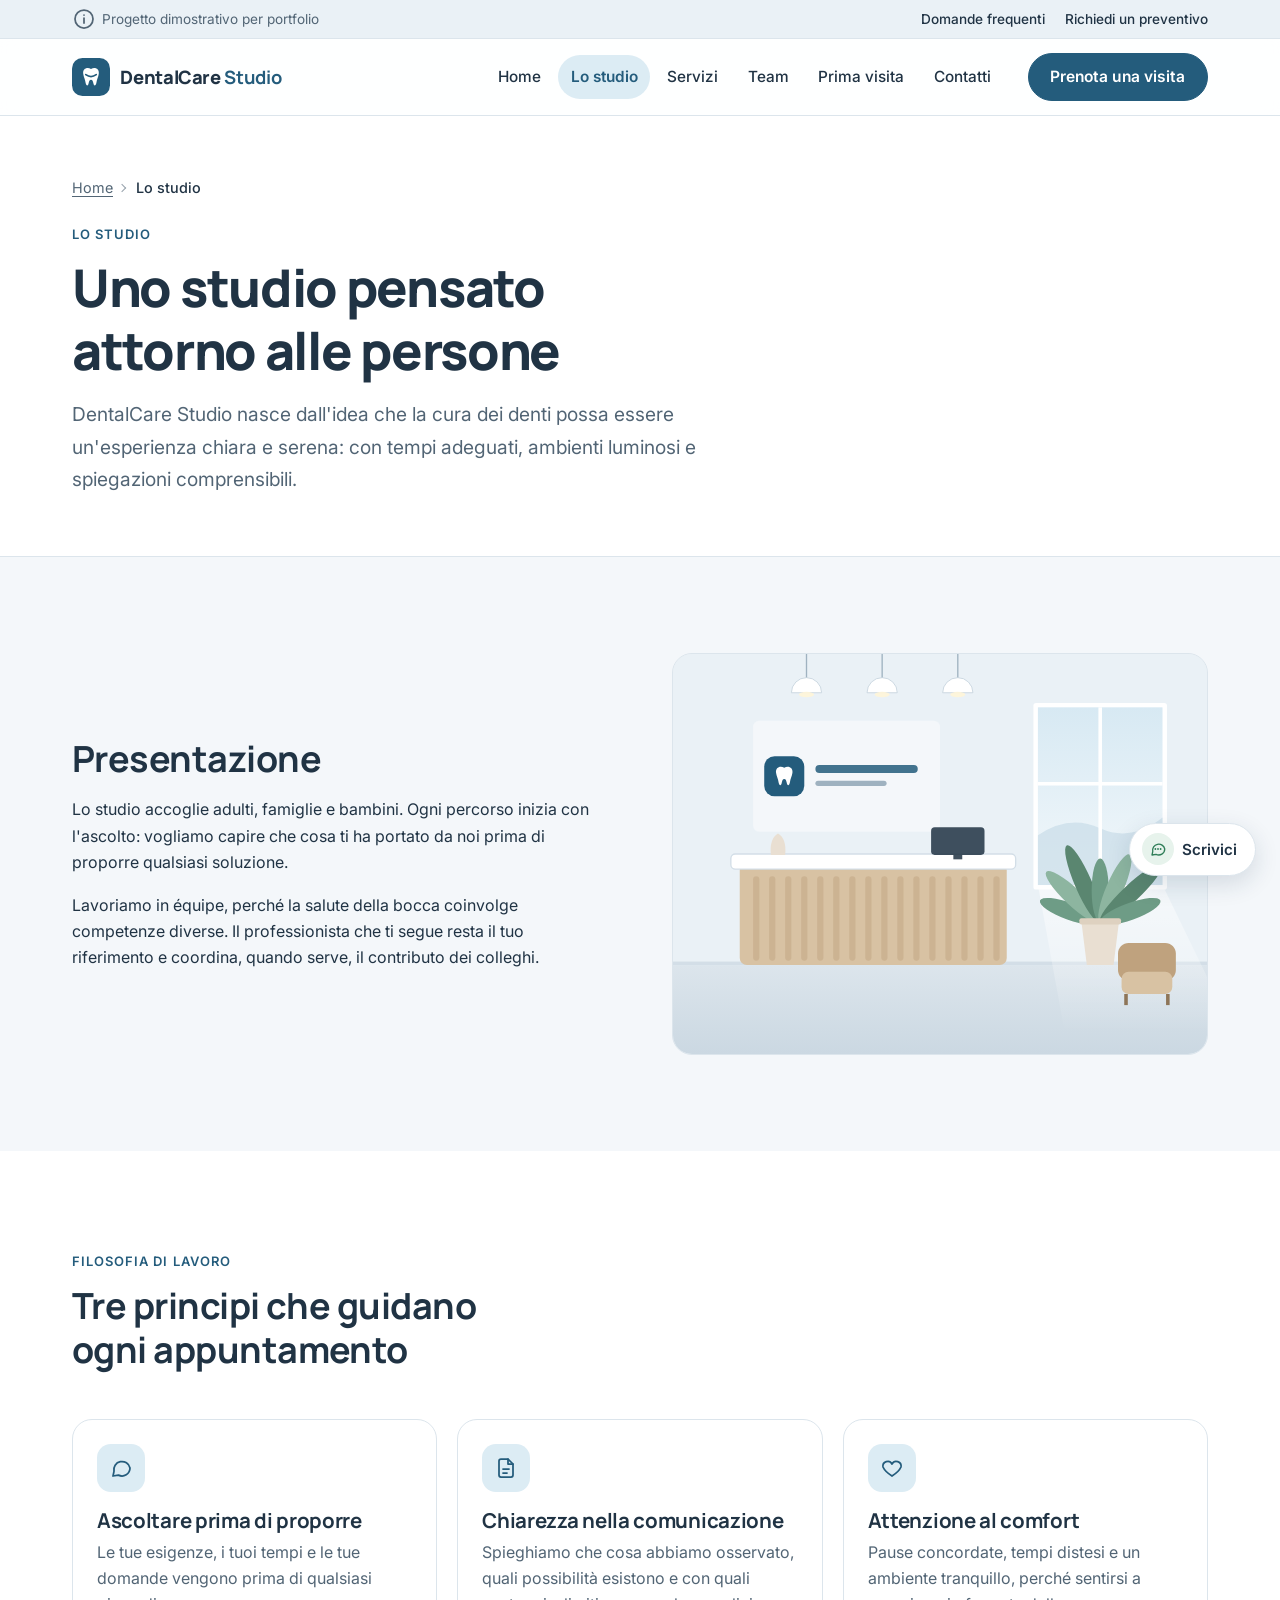
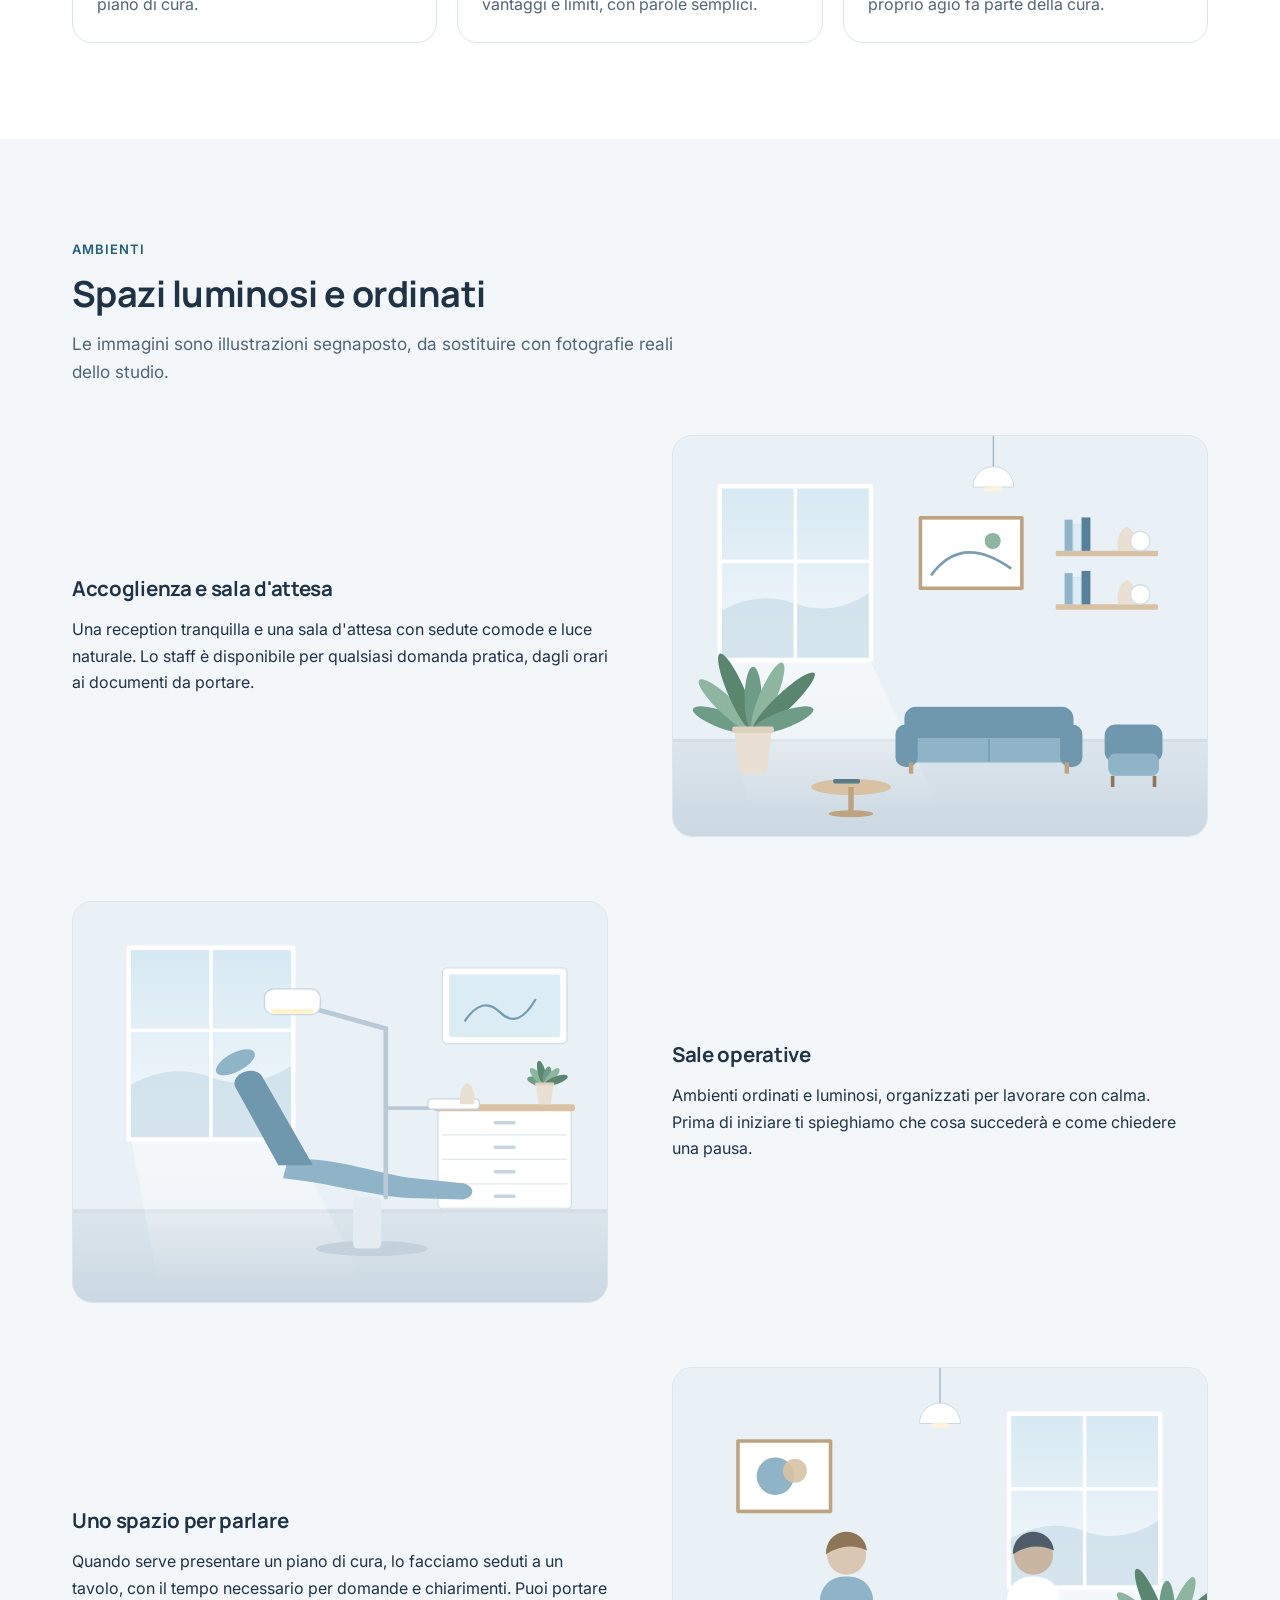
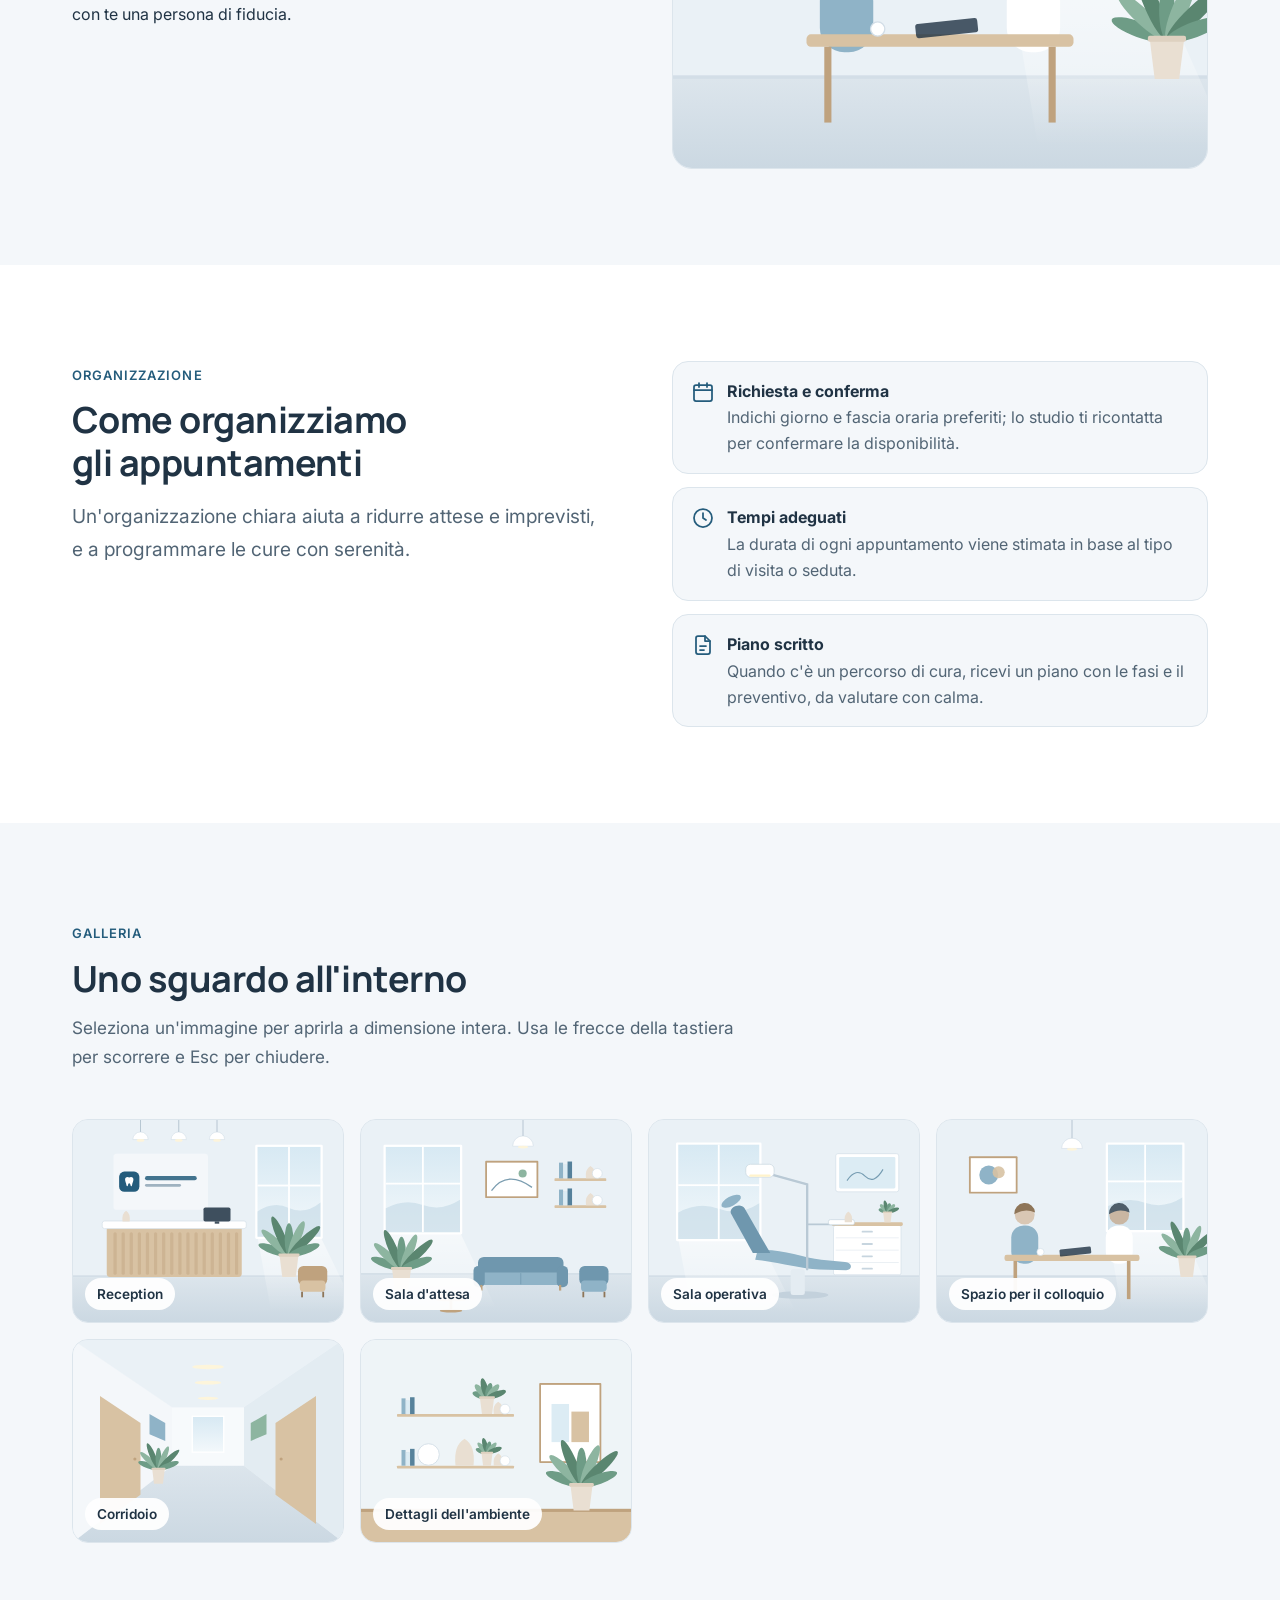
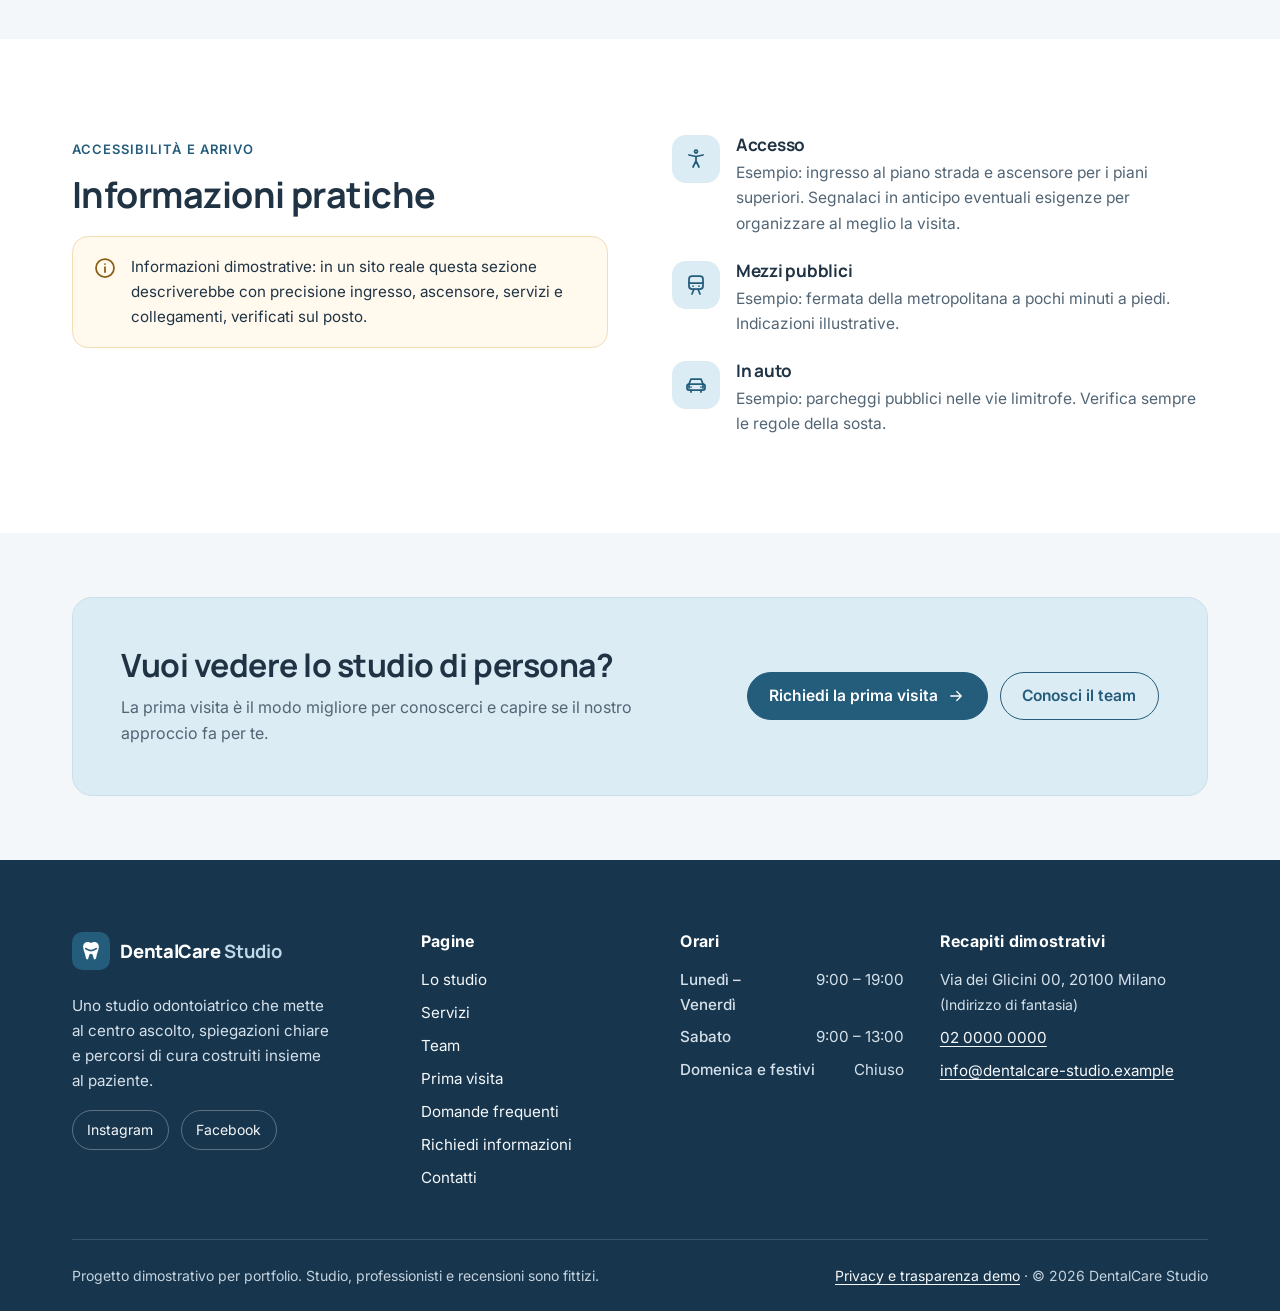
<file: studio.html>
<!doctype html>
<html lang="it">
<head>
  <meta charset="utf-8">
  <meta name="viewport" content="width=device-width, initial-scale=1, viewport-fit=cover">
  <title>Lo studio · DentalCare Studio (demo)</title>
  <meta name="description" content="Filosofia, ambienti e organizzazione di DentalCare Studio, studio odontoiatrico fittizio.">
  <meta name="robots" content="noindex, nofollow">
  <meta name="theme-color" content="#FFFFFF">
  <meta name="color-scheme" content="light">
  <!-- Anteprima del link quando viene condiviso (WhatsApp, LinkedIn, Telegram, iMessage…) -->
  <meta property="og:type" content="website">
  <meta property="og:locale" content="it_IT">
  <meta property="og:site_name" content="DentalCare Studio (demo)">
  <meta property="og:title" content="Lo studio · DentalCare Studio (demo)">
  <meta property="og:description" content="Filosofia, ambienti e organizzazione di DentalCare Studio, studio odontoiatrico fittizio.">
  <meta property="og:image" content="https://dentalcare-studio.netlify.app/assets/images/anteprima-social.png">
  <meta property="og:image:width" content="1200">
  <meta property="og:image:height" content="630">
  <meta name="twitter:card" content="summary_large_image">
  <meta name="format-detection" content="telephone=no">
  <script>document.documentElement.classList.add("js");</script>
  <!-- Icone: SVG per i browser moderni, PNG per Windows/vecchi browser, apple-touch-icon per iPhone/iPad -->
  <link rel="icon" href="assets/images/favicon.svg" type="image/svg+xml">
  <link rel="icon" href="assets/icons/favicon-32.png" type="image/png" sizes="32x32">
  <link rel="apple-touch-icon" href="assets/icons/apple-touch-icon.png">
  <link rel="manifest" href="site.webmanifest">
  <meta name="apple-mobile-web-app-title" content="DentalCare">
  <!-- Font opzionali da Google Fonts: se non si caricano, base.css usa fallback di sistema -->
  <link rel="preconnect" href="https://fonts.googleapis.com">
  <link rel="preconnect" href="https://fonts.gstatic.com" crossorigin>
  <link rel="stylesheet" href="https://fonts.googleapis.com/css2?family=Inter:wght@400;500;600;700&amp;family=Manrope:wght@600;700;800&amp;display=swap">
  <link rel="stylesheet" href="css/base.css">
  <link rel="stylesheet" href="css/components.css">
  <link rel="stylesheet" href="css/pages.css">
  <link rel="stylesheet" href="css/compat.css">
  <script src="js/data.js" defer></script>
  <script src="js/main.js" defer></script>
  <script src="js/gallery.js" defer></script>
</head>
<body>
<a class="skip-link" href="#contenuto">Vai al contenuto principale</a>
<svg xmlns="http://www.w3.org/2000/svg" style="display:none" aria-hidden="true"><symbol id="i-arrow-right" viewBox="0 0 24 24"><path d="M5 12h14M13 6l6 6-6 6"/></symbol><symbol id="i-arrow-left" viewBox="0 0 24 24"><path d="M19 12H5M11 6l-6 6 6 6"/></symbol><symbol id="i-chevron-down" viewBox="0 0 24 24"><path d="m6 9 6 6 6-6"/></symbol><symbol id="i-x" viewBox="0 0 24 24"><path d="M18 6 6 18M6 6l12 12"/></symbol><symbol id="i-check" viewBox="0 0 24 24"><path d="m5 12 5 5 9-10"/></symbol><symbol id="i-check-circle" viewBox="0 0 24 24"><circle cx="12" cy="12" r="9"/><path d="m8 12 3 3 5-6"/></symbol><symbol id="i-chat" viewBox="0 0 24 24"><path d="M21 12a8 8 0 0 1-11.6 7.1L4 20l1-4.6A8 8 0 1 1 21 12Z"/></symbol><symbol id="i-chat-dots" viewBox="0 0 24 24"><path d="M21 12a8 8 0 0 1-11.6 7.1L4 20l1-4.6A8 8 0 1 1 21 12Z"/><path d="M8.5 12h.01M12 12h.01M15.5 12h.01" stroke-width="2.4"/></symbol><symbol id="i-file-text" viewBox="0 0 24 24"><path d="M14 3H7a2 2 0 0 0-2 2v14a2 2 0 0 0 2 2h10a2 2 0 0 0 2-2V8z"/><path d="M14 3v5h5M9 13h6M9 17h4"/></symbol><symbol id="i-sofa" viewBox="0 0 24 24"><path d="M4 11V8a2 2 0 0 1 2-2h12a2 2 0 0 1 2 2v3"/><path d="M2 13a2 2 0 0 1 4 0v2h12v-2a2 2 0 0 1 4 0v4a2 2 0 0 1-2 2H4a2 2 0 0 1-2-2z"/><path d="M5 19v2M19 19v2"/></symbol><symbol id="i-phone" viewBox="0 0 24 24"><path d="M5 4h3l2 5-2.5 1.5a11 11 0 0 0 5 5L14 13l5 2v3a2 2 0 0 1-2 2A16 16 0 0 1 3 6a2 2 0 0 1 2-2"/></symbol><symbol id="i-mail" viewBox="0 0 24 24"><rect x="3" y="5" width="18" height="14" rx="2"/><path d="m3 7 9 6 9-6"/></symbol><symbol id="i-map-pin" viewBox="0 0 24 24"><path d="M12 21s-7-6.2-7-11a7 7 0 0 1 14 0c0 4.8-7 11-7 11z"/><circle cx="12" cy="10" r="2.5"/></symbol><symbol id="i-clock" viewBox="0 0 24 24"><circle cx="12" cy="12" r="9"/><path d="M12 7v5l3 2"/></symbol><symbol id="i-calendar" viewBox="0 0 24 24"><rect x="3" y="5" width="18" height="16" rx="2"/><path d="M16 3v4M8 3v4M3 10h18"/></symbol><symbol id="i-search" viewBox="0 0 24 24"><circle cx="11" cy="11" r="7"/><path d="m20 20-3.5-3.5"/></symbol><symbol id="i-info" viewBox="0 0 24 24"><circle cx="12" cy="12" r="9"/><path d="M12 11v5M12 8h.01"/></symbol><symbol id="i-alert" viewBox="0 0 24 24"><path d="M12 3 2 20h20z"/><path d="M12 10v4M12 17h.01"/></symbol><symbol id="i-users" viewBox="0 0 24 24"><circle cx="9" cy="8" r="3.5"/><path d="M3 20a6 6 0 0 1 12 0M16 4.5a3.5 3.5 0 0 1 0 7M17.5 14a5 5 0 0 1 3.5 6"/></symbol><symbol id="i-pause" viewBox="0 0 24 24"><circle cx="12" cy="12" r="9"/><path d="M10 9v6M14 9v6"/></symbol><symbol id="i-sparkle" viewBox="0 0 24 24"><path d="m12 3 1.8 5.2L19 10l-5.2 1.8L12 17l-1.8-5.2L5 10l5.2-1.8z"/></symbol><symbol id="i-accessibility" viewBox="0 0 24 24"><circle cx="12" cy="4.5" r="1.5"/><path d="m5 8 7 1.5L19 8M12 9.5V14M12 14l-3 6M12 14l3 6"/></symbol><symbol id="i-train" viewBox="0 0 24 24"><rect x="5" y="3" width="14" height="13" rx="3"/><path d="M5 10h14M8 21l2-5M16 21l-2-5M9 13h.01M15 13h.01"/></symbol><symbol id="i-car" viewBox="0 0 24 24"><path d="M5 15v-4l2-5h10l2 5v4"/><rect x="3" y="11" width="18" height="6" rx="2"/><path d="M7 17v2M17 17v2M7 14h.01M17 14h.01"/></symbol><symbol id="i-bike" viewBox="0 0 24 24"><circle cx="6" cy="16" r="3.5"/><circle cx="18" cy="16" r="3.5"/><path d="m6 16 4-7h5l3 7M10 9 8 6H6M15 9l-3 7"/></symbol><symbol id="i-sun" viewBox="0 0 24 24"><circle cx="12" cy="12" r="4"/><path d="M12 2v2M12 20v2M4.9 4.9l1.4 1.4M17.7 17.7l1.4 1.4M2 12h2M20 12h2M4.9 19.1l1.4-1.4M17.7 6.3l1.4-1.4"/></symbol><symbol id="i-shield" viewBox="0 0 24 24"><path d="M12 3l8 3v6c0 5-3.5 8-8 9-4.5-1-8-4-8-9V6z"/><path d="m9 12 2 2 4-4"/></symbol><symbol id="i-user" viewBox="0 0 24 24"><circle cx="12" cy="8" r="4"/><path d="M4 21a8 8 0 0 1 16 0"/></symbol><symbol id="i-smile" viewBox="0 0 24 24"><circle cx="12" cy="12" r="9"/><path d="M8 14s1.5 2 4 2 4-2 4-2M9 9.5h.01M15 9.5h.01"/></symbol><symbol id="i-leaf" viewBox="0 0 24 24"><path d="M5 19c0-8 6-14 15-14 0 9-6 15-14 15"/><path d="m5 19 8-8"/></symbol><symbol id="i-clipboard" viewBox="0 0 24 24"><rect x="5" y="4" width="14" height="17" rx="2"/><path d="M9 4h6v3H9zM9 12h6M9 16h4"/></symbol><symbol id="i-expand" viewBox="0 0 24 24"><path d="M15 3h6v6M9 21H3v-6M21 3l-7 7M3 21l7-7"/></symbol><symbol id="i-lock" viewBox="0 0 24 24"><rect x="5" y="11" width="14" height="10" rx="2"/><path d="M8 11V7a4 4 0 0 1 8 0v4"/></symbol><symbol id="i-hand" viewBox="0 0 24 24"><path d="M8 13V5.5a1.5 1.5 0 0 1 3 0V11M11 10V4.5a1.5 1.5 0 0 1 3 0V11M14 10.5V6a1.5 1.5 0 0 1 3 0v7a7 7 0 0 1-7 7h-.5a6 6 0 0 1-5-2.7L3 15a1.5 1.5 0 0 1 2.5-1.6L8 16"/></symbol><symbol id="i-heart" viewBox="0 0 24 24"><path d="M12 20s-7-4.4-9-9a4.8 4.8 0 0 1 9-3 4.8 4.8 0 0 1 9 3c-2 4.6-9 9-9 9z"/></symbol></svg>
<div class="utility-bar">
  <div class="container">
    <p class="utility-bar__demo"><svg class="icon" aria-hidden="true" focusable="false"><use href="#i-info"></use></svg> Progetto dimostrativo per portfolio</p>
    <nav aria-label="Collegamenti rapidi">
      <ul role="list">
        <li><a href="faq.html">Domande frequenti</a></li>
        <li><a href="preventivo.html">Richiedi un preventivo</a></li>
      </ul>
    </nav>
  </div>
</div>
<header class="site-header" id="site-header">
  <div class="container site-header__inner">
    <a class="logo" href="index.html" aria-label="DentalCare Studio, torna alla home">
      <svg class="logo__mark" viewBox="0 0 40 40" aria-hidden="true" focusable="false"><rect width="40" height="40" rx="11" fill="#245C7C"/><g transform="translate(7.2 6.4) scale(.256)"><path d="M50 20C35 10 15 18 18 40C20 55 26 62 28 78C30 90 38 92 40 80C42 70 44 64 50 64C56 64 58 70 60 80C62 92 70 90 72 78C74 62 80 55 82 40C85 18 65 10 50 20Z" fill="#fff"/></g><path d="M14.5 17.5q5.5 4 11 0" stroke="#245C7C" stroke-width="1.8" fill="none" stroke-linecap="round"/></svg>
      <span class="logo__text" aria-hidden="true">DentalCare <span>Studio</span></span>
    </a>
    <button class="nav-toggle" type="button" aria-expanded="false" aria-controls="main-nav">
      <span class="nav-toggle__bars" aria-hidden="true"><span></span><span></span><span></span></span>
      <span class="nav-toggle__label">Menu</span>
      <span class="visually-hidden">principale</span>
    </button>
    <nav class="main-nav" id="main-nav" aria-label="Navigazione principale">
      <ul class="main-nav__list" role="list"><li><a class="main-nav__link" href="index.html">Home</a></li><li><a class="main-nav__link" href="studio.html" aria-current="page">Lo studio</a></li><li><a class="main-nav__link" href="servizi.html">Servizi</a></li><li><a class="main-nav__link" href="team.html">Team</a></li><li><a class="main-nav__link" href="prima-visita.html">Prima visita</a></li><li><a class="main-nav__link" href="contatti.html">Contatti</a></li></ul>
      <div class="main-nav__secondary">
        <a class="btn btn--block" href="preventivo.html?tipo=prima-visita"><svg class="icon" aria-hidden="true" focusable="false"><use href="#i-calendar"></use></svg> Prenota una visita</a>
        <div class="cluster">
          <a href="faq.html">Domande frequenti</a>
          <a href="preventivo.html">Richiedi un preventivo</a>
        </div>
      </div>
    </nav>
    <a class="btn header-cta" href="preventivo.html?tipo=prima-visita">Prenota una visita</a>
  </div>
</header>
<main id="contenuto" tabindex="-1">
<section class="page-hero">
  <div class="container">
    <nav class="breadcrumb" aria-label="Percorso"><ol><li><a href="index.html">Home</a></li><li><span aria-current="page">Lo studio</span></li></ol></nav>
    <span class="eyebrow">Lo studio</span><h1>Uno studio pensato attorno alle persone</h1>
    <p class="lead">DentalCare Studio nasce dall'idea che la cura dei denti possa essere un'esperienza chiara e serena: con tempi adeguati, ambienti luminosi e spiegazioni comprensibili.</p>
    
  </div>
</section>
<section class="section" aria-labelledby="pres-title">
  <div class="container split">
    <div class="reveal prose">
      <h2 id="pres-title">Presentazione</h2>
      <p>Lo studio accoglie adulti, famiglie e bambini. Ogni percorso inizia con l'ascolto: vogliamo capire che cosa ti ha portato da noi prima di proporre qualsiasi soluzione.</p>
      <p>Lavoriamo in équipe, perché la salute della bocca coinvolge competenze diverse. Il professionista che ti segue resta il tuo riferimento e coordina, quando serve, il contributo dei colleghi.</p>
    </div>
    <div class="reveal"><div class="media media--4x3"><img src="assets/images/reception.svg" alt="Illustrazione della reception con bancone in legno chiaro e lampade a sospensione" width="1200" height="900" loading="lazy" decoding="async" data-image="reception"></div></div>
  </div>
</section>

<section class="section section--white" aria-labelledby="phil-title">
  <div class="container">
    <div class="section-head reveal"><span class="eyebrow">Filosofia di lavoro</span><h2 id="phil-title">Tre principi che guidano ogni appuntamento</h2></div>
    <div class="principles">
      <article class="principle reveal"><span class="icon-badge"><svg class="icon" aria-hidden="true" focusable="false"><use href="#i-chat"></use></svg></span><h3>Ascoltare prima di proporre</h3><p>Le tue esigenze, i tuoi tempi e le tue domande vengono prima di qualsiasi piano di cura.</p></article>
      <article class="principle reveal" id="chiarezza"><span class="icon-badge"><svg class="icon" aria-hidden="true" focusable="false"><use href="#i-file-text"></use></svg></span><h3>Chiarezza nella comunicazione</h3><p>Spieghiamo che cosa abbiamo osservato, quali possibilità esistono e con quali vantaggi e limiti, con parole semplici.</p></article>
      <article class="principle reveal"><span class="icon-badge"><svg class="icon" aria-hidden="true" focusable="false"><use href="#i-heart"></use></svg></span><h3>Attenzione al comfort</h3><p>Pause concordate, tempi distesi e un ambiente tranquillo, perché sentirsi a proprio agio fa parte della cura.</p></article>
    </div>
  </div>
</section>

<section class="section" aria-labelledby="rooms-title">
  <div class="container">
    <div class="section-head reveal"><span class="eyebrow">Ambienti</span><h2 id="rooms-title">Spazi luminosi e ordinati</h2><p>Le immagini sono illustrazioni segnaposto, da sostituire con fotografie reali dello studio.</p></div>
    <div class="room-row split reveal">
      <div class="room-row__media"><div class="media media--4x3"><img src="assets/images/sala-attesa.svg" alt="Illustrazione della sala d'attesa con divano, poltrone e libreria" width="1200" height="900" loading="lazy" decoding="async" data-image="attesa"></div></div>
      <div class="prose"><h3>Accoglienza e sala d'attesa</h3><p>Una reception tranquilla e una sala d'attesa con sedute comode e luce naturale. Lo staff è disponibile per qualsiasi domanda pratica, dagli orari ai documenti da portare.</p></div>
    </div>
    <div class="room-row split reveal">
      <div class="room-row__media"><div class="media media--4x3"><img src="assets/images/sala-operativa.svg" alt="Illustrazione di una sala operativa ordinata con poltrona, lampada e mobile contenitore" width="1200" height="900" loading="lazy" decoding="async" data-image="operativa"></div></div>
      <div class="prose" id="comfort"><h3>Sale operative</h3><p>Ambienti ordinati e luminosi, organizzati per lavorare con calma. Prima di iniziare ti spieghiamo che cosa succederà e come chiedere una pausa.</p></div>
    </div>
    <div class="room-row split reveal">
      <div class="room-row__media"><div class="media media--4x3"><img src="assets/images/sala-colloquio.svg" alt="Illustrazione di due persone sedute a un tavolo che parlano davanti a un tablet" width="1200" height="900" loading="lazy" decoding="async" data-image="colloquio"></div></div>
      <div class="prose"><h3>Uno spazio per parlare</h3><p>Quando serve presentare un piano di cura, lo facciamo seduti a un tavolo, con il tempo necessario per domande e chiarimenti. Puoi portare con te una persona di fiducia.</p></div>
    </div>
  </div>
</section>

<section class="section section--white" aria-labelledby="org-title">
  <div class="container split split--top">
    <div class="reveal">
      <span class="eyebrow">Organizzazione</span>
      <h2 id="org-title">Come organizziamo gli appuntamenti</h2>
      <p class="lead" style="margin-top:1rem">Un'organizzazione chiara aiuta a ridurre attese e imprevisti, e a programmare le cure con serenità.</p>
    </div>
    <ul class="calm-list reveal" role="list">
      <li><svg class="icon" aria-hidden="true" focusable="false"><use href="#i-calendar"></use></svg><div><strong>Richiesta e conferma</strong><br><span class="muted">Indichi giorno e fascia oraria preferiti; lo studio ti ricontatta per confermare la disponibilità.</span></div></li>
      <li><svg class="icon" aria-hidden="true" focusable="false"><use href="#i-clock"></use></svg><div><strong>Tempi adeguati</strong><br><span class="muted">La durata di ogni appuntamento viene stimata in base al tipo di visita o seduta.</span></div></li>
      <li><svg class="icon" aria-hidden="true" focusable="false"><use href="#i-file-text"></use></svg><div><strong>Piano scritto</strong><br><span class="muted">Quando c'è un percorso di cura, ricevi un piano con le fasi e il preventivo, da valutare con calma.</span></div></li>
    </ul>
  </div>
</section>

<section class="section" aria-labelledby="gallery-title">
  <div class="container">
    <div class="section-head reveal"><span class="eyebrow">Galleria</span><h2 id="gallery-title">Uno sguardo all'interno</h2><p>Seleziona un'immagine per aprirla a dimensione intera. Usa le frecce della tastiera per scorrere e Esc per chiudere.</p></div>
    <div class="gallery-grid" data-render="gallery"><noscript><p class="noscript-note">Questa sezione viene generata con JavaScript dai dati in <code>js/data.js</code>. Attiva JavaScript per visualizzarla.</p></noscript></div>
  </div>
</section>

<section class="section section--white" aria-labelledby="access-title">
  <div class="container split split--top">
    <div class="reveal">
      <span class="eyebrow">Accessibilità e arrivo</span>
      <h2 id="access-title">Informazioni pratiche</h2>
      <div class="info-box info-box--demo" style="margin-top:1.25rem"><svg class="icon" aria-hidden="true" focusable="false"><use href="#i-info"></use></svg><p>Informazioni dimostrative: in un sito reale questa sezione descriverebbe con precisione ingresso, ascensore, servizi e collegamenti, verificati sul posto.</p></div>
    </div>
    <div class="grid reveal">
      <div class="feature"><span class="icon-badge"><svg class="icon" aria-hidden="true" focusable="false"><use href="#i-accessibility"></use></svg></span><div><h3>Accesso</h3><p>Esempio: ingresso al piano strada e ascensore per i piani superiori. Segnalaci in anticipo eventuali esigenze per organizzare al meglio la visita.</p></div></div>
      <div class="feature"><span class="icon-badge"><svg class="icon" aria-hidden="true" focusable="false"><use href="#i-train"></use></svg></span><div><h3>Mezzi pubblici</h3><p>Esempio: fermata della metropolitana a pochi minuti a piedi. Indicazioni illustrative.</p></div></div>
      <div class="feature"><span class="icon-badge"><svg class="icon" aria-hidden="true" focusable="false"><use href="#i-car"></use></svg></span><div><h3>In auto</h3><p>Esempio: parcheggi pubblici nelle vie limitrofe. Verifica sempre le regole della sosta.</p></div></div>
    </div>
  </div>
</section>
<section class="section section--tight">
  <div class="container">
    <div class="cta-band reveal">
      <div><h2>Vuoi vedere lo studio di persona?</h2><p>La prima visita è il modo migliore per conoscerci e capire se il nostro approccio fa per te.</p></div>
      <div class="cluster"><a class="btn" href="preventivo.html?tipo=prima-visita">Richiedi la prima visita <svg class="icon" aria-hidden="true" focusable="false"><use href="#i-arrow-right"></use></svg></a><a class="btn btn--secondary" href="team.html">Conosci il team</a></div>
    </div>
  </div>
</section>
</main>

<footer class="site-footer">
  <div class="container">
    <div class="footer-grid">
      <div>
        <a class="logo" href="index.html" aria-label="DentalCare Studio, torna alla home"><svg class="logo__mark" viewBox="0 0 40 40" aria-hidden="true" focusable="false"><rect width="40" height="40" rx="11" fill="#245C7C"/><g transform="translate(7.2 6.4) scale(.256)"><path d="M50 20C35 10 15 18 18 40C20 55 26 62 28 78C30 90 38 92 40 80C42 70 44 64 50 64C56 64 58 70 60 80C62 92 70 90 72 78C74 62 80 55 82 40C85 18 65 10 50 20Z" fill="#fff"/></g><path d="M14.5 17.5q5.5 4 11 0" stroke="#245C7C" stroke-width="1.8" fill="none" stroke-linecap="round"/></svg><span class="logo__text" aria-hidden="true">DentalCare <span>Studio</span></span></a>
        <p style="margin-top:1rem" data-bind="description">Uno studio odontoiatrico che mette al centro ascolto, spiegazioni chiare e percorsi di cura costruiti insieme al paziente.</p>
        <div class="footer-socials" aria-label="Profili social (segnaposto)">
          <button type="button" data-demo="social">Instagram</button>
          <button type="button" data-demo="social">Facebook</button>
        </div>
      </div>
      <nav aria-labelledby="footer-pages">
        <h2 id="footer-pages">Pagine</h2>
        <ul class="footer-links" role="list">
          <li><a href="studio.html">Lo studio</a></li>
          <li><a href="servizi.html">Servizi</a></li>
          <li><a href="team.html">Team</a></li>
          <li><a href="prima-visita.html">Prima visita</a></li>
          <li><a href="faq.html">Domande frequenti</a></li>
          <li><a href="preventivo.html">Richiedi informazioni</a></li>
          <li><a href="contatti.html">Contatti</a></li>
        </ul>
      </nav>
      <div>
        <h2>Orari</h2>
        <dl class="hours-list" data-bind="hours">
          <div><dt>Lunedì – Venerdì</dt><dd>9:00 – 19:00</dd></div>
          <div><dt>Sabato</dt><dd>9:00 – 13:00</dd></div>
          <div><dt>Domenica e festivi</dt><dd>Chiuso</dd></div>
        </dl>
      </div>
      <div>
        <h2>Recapiti dimostrativi</h2>
        <ul class="footer-links" role="list">
          <li><span data-bind="address">Via dei Glicini 00, 20100 Milano</span> <span class="small">(<span data-bind="address-note">Indirizzo di fantasia</span>)</span></li>
          <li><button type="button" class="link-button" data-demo="phone"><span data-bind="phone">02 0000 0000</span></button></li>
          <li><button type="button" class="link-button" data-demo="email"><span data-bind="email">info@dentalcare-studio.example</span></button></li>
        </ul>
      </div>
    </div>
    <div class="footer-bottom">
      <p>Progetto dimostrativo per portfolio. Studio, professionisti e recensioni sono fittizi.</p>
      <p><a href="privacy.html">Privacy e trasparenza demo</a> · © <span data-bind="year">2026</span> <span data-bind="name">DentalCare Studio</span></p>
    </div>
  </div>
</footer>
<button type="button" class="whatsapp-float" data-demo="whatsapp" aria-label="Scrivici su WhatsApp (simulazione)">
  <span class="whatsapp-float__icon"><svg class="icon" aria-hidden="true" focusable="false"><use href="#i-chat-dots"></use></svg></span><span>Scrivici</span>
</button>
</body>
</html>
</file>
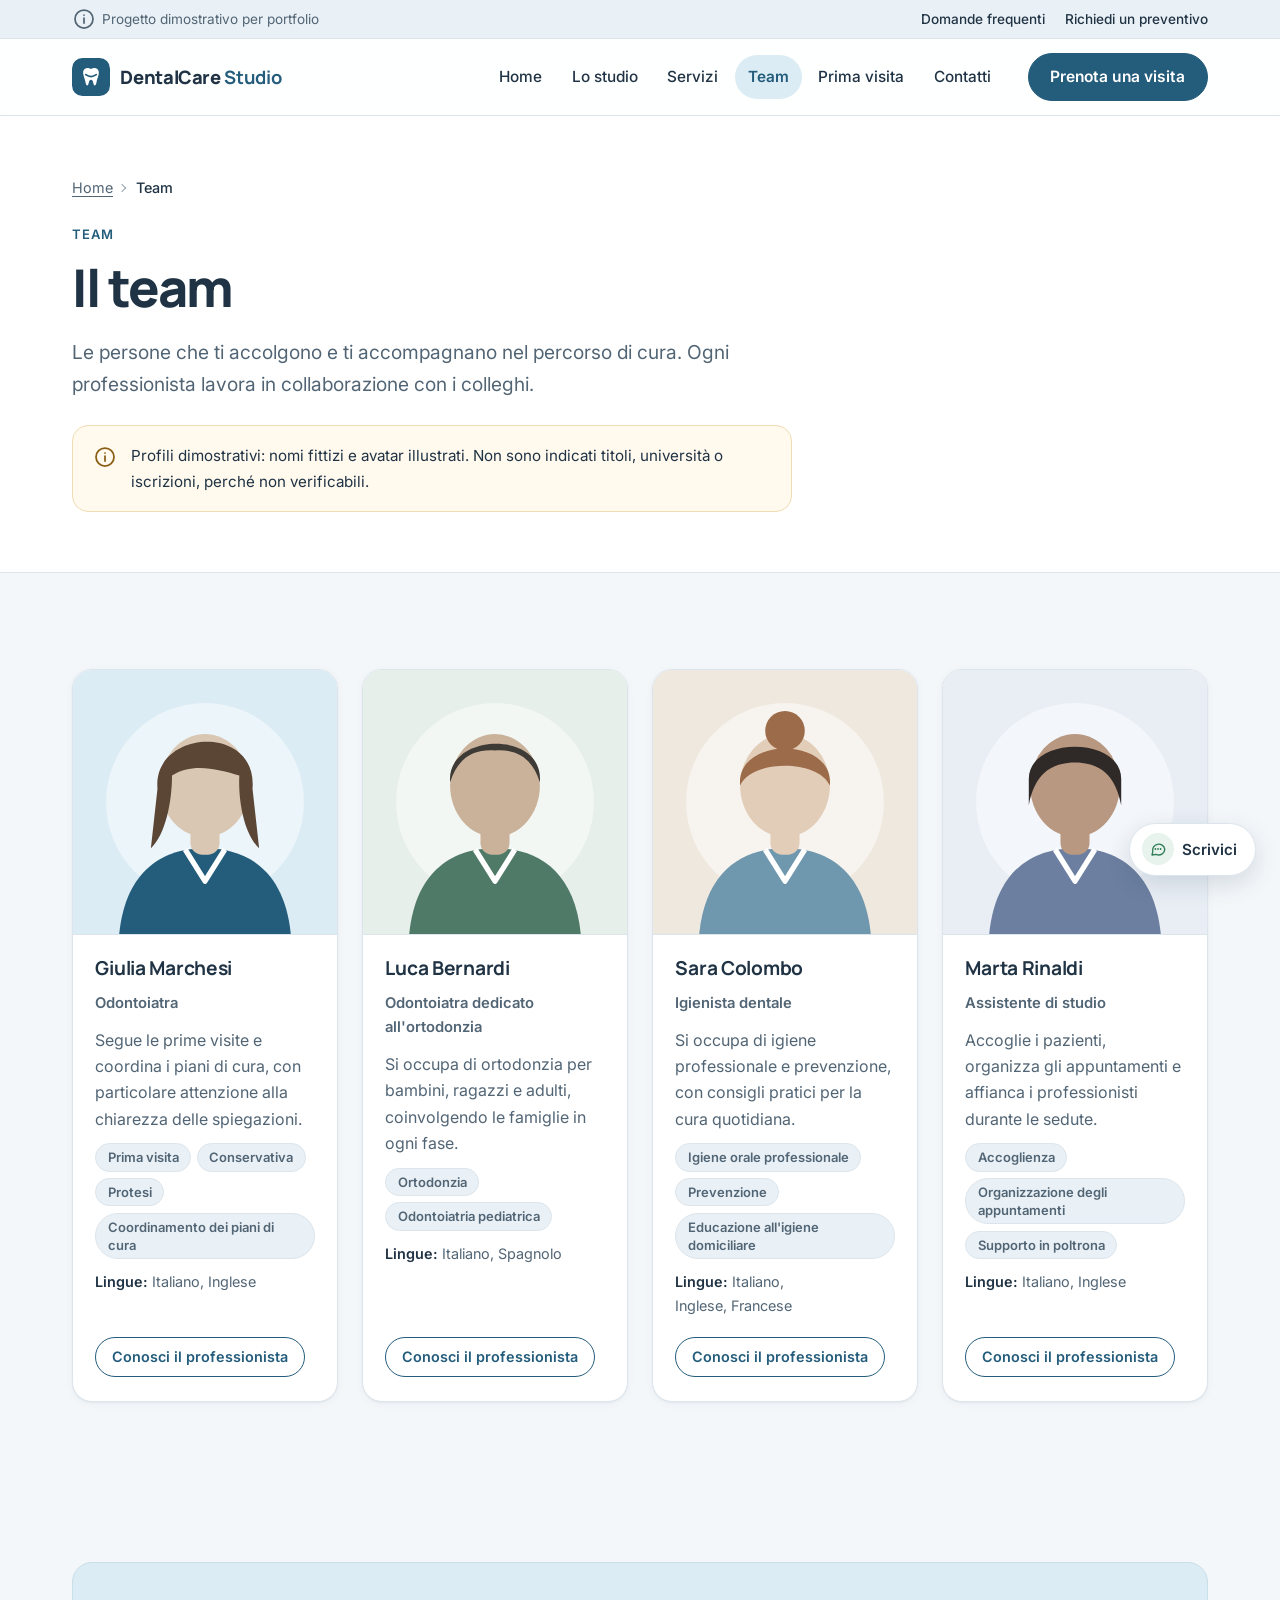
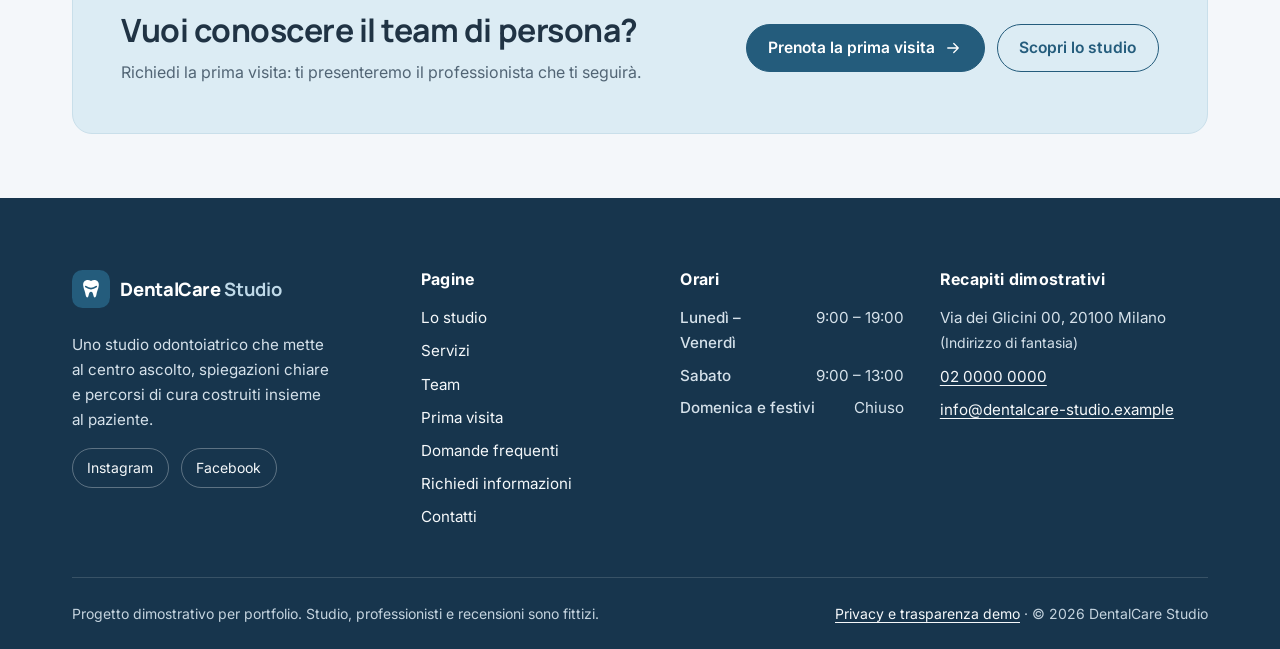
<file: team.html>
<!doctype html>
<html lang="it">
<head>
  <meta charset="utf-8">
  <meta name="viewport" content="width=device-width, initial-scale=1, viewport-fit=cover">
  <title>Team · DentalCare Studio (demo)</title>
  <meta name="description" content="Il team dimostrativo di DentalCare Studio.">
  <meta name="robots" content="noindex, nofollow">
  <meta name="theme-color" content="#FFFFFF">
  <meta name="color-scheme" content="light">
  <!-- Anteprima del link quando viene condiviso (WhatsApp, LinkedIn, Telegram, iMessage…) -->
  <meta property="og:type" content="website">
  <meta property="og:locale" content="it_IT">
  <meta property="og:site_name" content="DentalCare Studio (demo)">
  <meta property="og:title" content="Team · DentalCare Studio (demo)">
  <meta property="og:description" content="Il team dimostrativo di DentalCare Studio.">
  <meta property="og:image" content="https://dentalcare-studio.netlify.app/assets/images/anteprima-social.png">
  <meta property="og:image:width" content="1200">
  <meta property="og:image:height" content="630">
  <meta name="twitter:card" content="summary_large_image">
  <meta name="format-detection" content="telephone=no">
  <script>document.documentElement.classList.add("js");</script>
  <!-- Icone: SVG per i browser moderni, PNG per Windows/vecchi browser, apple-touch-icon per iPhone/iPad -->
  <link rel="icon" href="assets/images/favicon.svg" type="image/svg+xml">
  <link rel="icon" href="assets/icons/favicon-32.png" type="image/png" sizes="32x32">
  <link rel="apple-touch-icon" href="assets/icons/apple-touch-icon.png">
  <link rel="manifest" href="site.webmanifest">
  <meta name="apple-mobile-web-app-title" content="DentalCare">
  <!-- Font opzionali da Google Fonts: se non si caricano, base.css usa fallback di sistema -->
  <link rel="preconnect" href="https://fonts.googleapis.com">
  <link rel="preconnect" href="https://fonts.gstatic.com" crossorigin>
  <link rel="stylesheet" href="https://fonts.googleapis.com/css2?family=Inter:wght@400;500;600;700&amp;family=Manrope:wght@600;700;800&amp;display=swap">
  <link rel="stylesheet" href="css/base.css">
  <link rel="stylesheet" href="css/components.css">
  <link rel="stylesheet" href="css/pages.css">
  <link rel="stylesheet" href="css/compat.css">
  <script src="js/data.js" defer></script>
  <script src="js/main.js" defer></script>
  <script src="js/team.js" defer></script>
</head>
<body>
<a class="skip-link" href="#contenuto">Vai al contenuto principale</a>
<svg xmlns="http://www.w3.org/2000/svg" style="display:none" aria-hidden="true"><symbol id="i-arrow-right" viewBox="0 0 24 24"><path d="M5 12h14M13 6l6 6-6 6"/></symbol><symbol id="i-arrow-left" viewBox="0 0 24 24"><path d="M19 12H5M11 6l-6 6 6 6"/></symbol><symbol id="i-chevron-down" viewBox="0 0 24 24"><path d="m6 9 6 6 6-6"/></symbol><symbol id="i-x" viewBox="0 0 24 24"><path d="M18 6 6 18M6 6l12 12"/></symbol><symbol id="i-check" viewBox="0 0 24 24"><path d="m5 12 5 5 9-10"/></symbol><symbol id="i-check-circle" viewBox="0 0 24 24"><circle cx="12" cy="12" r="9"/><path d="m8 12 3 3 5-6"/></symbol><symbol id="i-chat" viewBox="0 0 24 24"><path d="M21 12a8 8 0 0 1-11.6 7.1L4 20l1-4.6A8 8 0 1 1 21 12Z"/></symbol><symbol id="i-chat-dots" viewBox="0 0 24 24"><path d="M21 12a8 8 0 0 1-11.6 7.1L4 20l1-4.6A8 8 0 1 1 21 12Z"/><path d="M8.5 12h.01M12 12h.01M15.5 12h.01" stroke-width="2.4"/></symbol><symbol id="i-file-text" viewBox="0 0 24 24"><path d="M14 3H7a2 2 0 0 0-2 2v14a2 2 0 0 0 2 2h10a2 2 0 0 0 2-2V8z"/><path d="M14 3v5h5M9 13h6M9 17h4"/></symbol><symbol id="i-sofa" viewBox="0 0 24 24"><path d="M4 11V8a2 2 0 0 1 2-2h12a2 2 0 0 1 2 2v3"/><path d="M2 13a2 2 0 0 1 4 0v2h12v-2a2 2 0 0 1 4 0v4a2 2 0 0 1-2 2H4a2 2 0 0 1-2-2z"/><path d="M5 19v2M19 19v2"/></symbol><symbol id="i-phone" viewBox="0 0 24 24"><path d="M5 4h3l2 5-2.5 1.5a11 11 0 0 0 5 5L14 13l5 2v3a2 2 0 0 1-2 2A16 16 0 0 1 3 6a2 2 0 0 1 2-2"/></symbol><symbol id="i-mail" viewBox="0 0 24 24"><rect x="3" y="5" width="18" height="14" rx="2"/><path d="m3 7 9 6 9-6"/></symbol><symbol id="i-map-pin" viewBox="0 0 24 24"><path d="M12 21s-7-6.2-7-11a7 7 0 0 1 14 0c0 4.8-7 11-7 11z"/><circle cx="12" cy="10" r="2.5"/></symbol><symbol id="i-clock" viewBox="0 0 24 24"><circle cx="12" cy="12" r="9"/><path d="M12 7v5l3 2"/></symbol><symbol id="i-calendar" viewBox="0 0 24 24"><rect x="3" y="5" width="18" height="16" rx="2"/><path d="M16 3v4M8 3v4M3 10h18"/></symbol><symbol id="i-search" viewBox="0 0 24 24"><circle cx="11" cy="11" r="7"/><path d="m20 20-3.5-3.5"/></symbol><symbol id="i-info" viewBox="0 0 24 24"><circle cx="12" cy="12" r="9"/><path d="M12 11v5M12 8h.01"/></symbol><symbol id="i-alert" viewBox="0 0 24 24"><path d="M12 3 2 20h20z"/><path d="M12 10v4M12 17h.01"/></symbol><symbol id="i-users" viewBox="0 0 24 24"><circle cx="9" cy="8" r="3.5"/><path d="M3 20a6 6 0 0 1 12 0M16 4.5a3.5 3.5 0 0 1 0 7M17.5 14a5 5 0 0 1 3.5 6"/></symbol><symbol id="i-pause" viewBox="0 0 24 24"><circle cx="12" cy="12" r="9"/><path d="M10 9v6M14 9v6"/></symbol><symbol id="i-sparkle" viewBox="0 0 24 24"><path d="m12 3 1.8 5.2L19 10l-5.2 1.8L12 17l-1.8-5.2L5 10l5.2-1.8z"/></symbol><symbol id="i-accessibility" viewBox="0 0 24 24"><circle cx="12" cy="4.5" r="1.5"/><path d="m5 8 7 1.5L19 8M12 9.5V14M12 14l-3 6M12 14l3 6"/></symbol><symbol id="i-train" viewBox="0 0 24 24"><rect x="5" y="3" width="14" height="13" rx="3"/><path d="M5 10h14M8 21l2-5M16 21l-2-5M9 13h.01M15 13h.01"/></symbol><symbol id="i-car" viewBox="0 0 24 24"><path d="M5 15v-4l2-5h10l2 5v4"/><rect x="3" y="11" width="18" height="6" rx="2"/><path d="M7 17v2M17 17v2M7 14h.01M17 14h.01"/></symbol><symbol id="i-bike" viewBox="0 0 24 24"><circle cx="6" cy="16" r="3.5"/><circle cx="18" cy="16" r="3.5"/><path d="m6 16 4-7h5l3 7M10 9 8 6H6M15 9l-3 7"/></symbol><symbol id="i-sun" viewBox="0 0 24 24"><circle cx="12" cy="12" r="4"/><path d="M12 2v2M12 20v2M4.9 4.9l1.4 1.4M17.7 17.7l1.4 1.4M2 12h2M20 12h2M4.9 19.1l1.4-1.4M17.7 6.3l1.4-1.4"/></symbol><symbol id="i-shield" viewBox="0 0 24 24"><path d="M12 3l8 3v6c0 5-3.5 8-8 9-4.5-1-8-4-8-9V6z"/><path d="m9 12 2 2 4-4"/></symbol><symbol id="i-user" viewBox="0 0 24 24"><circle cx="12" cy="8" r="4"/><path d="M4 21a8 8 0 0 1 16 0"/></symbol><symbol id="i-smile" viewBox="0 0 24 24"><circle cx="12" cy="12" r="9"/><path d="M8 14s1.5 2 4 2 4-2 4-2M9 9.5h.01M15 9.5h.01"/></symbol><symbol id="i-leaf" viewBox="0 0 24 24"><path d="M5 19c0-8 6-14 15-14 0 9-6 15-14 15"/><path d="m5 19 8-8"/></symbol><symbol id="i-clipboard" viewBox="0 0 24 24"><rect x="5" y="4" width="14" height="17" rx="2"/><path d="M9 4h6v3H9zM9 12h6M9 16h4"/></symbol><symbol id="i-expand" viewBox="0 0 24 24"><path d="M15 3h6v6M9 21H3v-6M21 3l-7 7M3 21l7-7"/></symbol><symbol id="i-lock" viewBox="0 0 24 24"><rect x="5" y="11" width="14" height="10" rx="2"/><path d="M8 11V7a4 4 0 0 1 8 0v4"/></symbol><symbol id="i-hand" viewBox="0 0 24 24"><path d="M8 13V5.5a1.5 1.5 0 0 1 3 0V11M11 10V4.5a1.5 1.5 0 0 1 3 0V11M14 10.5V6a1.5 1.5 0 0 1 3 0v7a7 7 0 0 1-7 7h-.5a6 6 0 0 1-5-2.7L3 15a1.5 1.5 0 0 1 2.5-1.6L8 16"/></symbol><symbol id="i-heart" viewBox="0 0 24 24"><path d="M12 20s-7-4.4-9-9a4.8 4.8 0 0 1 9-3 4.8 4.8 0 0 1 9 3c-2 4.6-9 9-9 9z"/></symbol></svg>
<div class="utility-bar">
  <div class="container">
    <p class="utility-bar__demo"><svg class="icon" aria-hidden="true" focusable="false"><use href="#i-info"></use></svg> Progetto dimostrativo per portfolio</p>
    <nav aria-label="Collegamenti rapidi">
      <ul role="list">
        <li><a href="faq.html">Domande frequenti</a></li>
        <li><a href="preventivo.html">Richiedi un preventivo</a></li>
      </ul>
    </nav>
  </div>
</div>
<header class="site-header" id="site-header">
  <div class="container site-header__inner">
    <a class="logo" href="index.html" aria-label="DentalCare Studio, torna alla home">
      <svg class="logo__mark" viewBox="0 0 40 40" aria-hidden="true" focusable="false"><rect width="40" height="40" rx="11" fill="#245C7C"/><g transform="translate(7.2 6.4) scale(.256)"><path d="M50 20C35 10 15 18 18 40C20 55 26 62 28 78C30 90 38 92 40 80C42 70 44 64 50 64C56 64 58 70 60 80C62 92 70 90 72 78C74 62 80 55 82 40C85 18 65 10 50 20Z" fill="#fff"/></g><path d="M14.5 17.5q5.5 4 11 0" stroke="#245C7C" stroke-width="1.8" fill="none" stroke-linecap="round"/></svg>
      <span class="logo__text" aria-hidden="true">DentalCare <span>Studio</span></span>
    </a>
    <button class="nav-toggle" type="button" aria-expanded="false" aria-controls="main-nav">
      <span class="nav-toggle__bars" aria-hidden="true"><span></span><span></span><span></span></span>
      <span class="nav-toggle__label">Menu</span>
      <span class="visually-hidden">principale</span>
    </button>
    <nav class="main-nav" id="main-nav" aria-label="Navigazione principale">
      <ul class="main-nav__list" role="list"><li><a class="main-nav__link" href="index.html">Home</a></li><li><a class="main-nav__link" href="studio.html">Lo studio</a></li><li><a class="main-nav__link" href="servizi.html">Servizi</a></li><li><a class="main-nav__link" href="team.html" aria-current="page">Team</a></li><li><a class="main-nav__link" href="prima-visita.html">Prima visita</a></li><li><a class="main-nav__link" href="contatti.html">Contatti</a></li></ul>
      <div class="main-nav__secondary">
        <a class="btn btn--block" href="preventivo.html?tipo=prima-visita"><svg class="icon" aria-hidden="true" focusable="false"><use href="#i-calendar"></use></svg> Prenota una visita</a>
        <div class="cluster">
          <a href="faq.html">Domande frequenti</a>
          <a href="preventivo.html">Richiedi un preventivo</a>
        </div>
      </div>
    </nav>
    <a class="btn header-cta" href="preventivo.html?tipo=prima-visita">Prenota una visita</a>
  </div>
</header>
<main id="contenuto" tabindex="-1">
<section class="page-hero">
  <div class="container">
    <nav class="breadcrumb" aria-label="Percorso"><ol><li><a href="index.html">Home</a></li><li><span aria-current="page">Team</span></li></ol></nav>
    <span class="eyebrow">Team</span><h1>Il team</h1>
    <p class="lead">Le persone che ti accolgono e ti accompagnano nel percorso di cura. Ogni professionista lavora in collaborazione con i colleghi.</p>
    <div class="info-box info-box--demo" style="margin-top:1.5rem;max-width:720px"><svg class="icon" aria-hidden="true" focusable="false"><use href="#i-info"></use></svg><p>Profili dimostrativi: nomi fittizi e avatar illustrati. Non sono indicati titoli, università o iscrizioni, perché non verificabili.</p></div>
  </div>
</section>
<section class="section" aria-label="Professionisti">
  <div class="container">
    <div class="team-grid" data-render="team-grid"><noscript><p class="noscript-note">Questa sezione viene generata con JavaScript dai dati in <code>js/data.js</code>. Attiva JavaScript per visualizzarla.</p></noscript></div>
  </div>
</section>
<section class="section section--tight">
  <div class="container">
    <div class="cta-band reveal">
      <div><h2>Vuoi conoscere il team di persona?</h2><p>Richiedi la prima visita: ti presenteremo il professionista che ti seguirà.</p></div>
      <div class="cluster"><a class="btn" href="preventivo.html?tipo=prima-visita">Prenota la prima visita <svg class="icon" aria-hidden="true" focusable="false"><use href="#i-arrow-right"></use></svg></a><a class="btn btn--secondary" href="studio.html">Scopri lo studio</a></div>
    </div>
  </div>
</section>
</main>

<footer class="site-footer">
  <div class="container">
    <div class="footer-grid">
      <div>
        <a class="logo" href="index.html" aria-label="DentalCare Studio, torna alla home"><svg class="logo__mark" viewBox="0 0 40 40" aria-hidden="true" focusable="false"><rect width="40" height="40" rx="11" fill="#245C7C"/><g transform="translate(7.2 6.4) scale(.256)"><path d="M50 20C35 10 15 18 18 40C20 55 26 62 28 78C30 90 38 92 40 80C42 70 44 64 50 64C56 64 58 70 60 80C62 92 70 90 72 78C74 62 80 55 82 40C85 18 65 10 50 20Z" fill="#fff"/></g><path d="M14.5 17.5q5.5 4 11 0" stroke="#245C7C" stroke-width="1.8" fill="none" stroke-linecap="round"/></svg><span class="logo__text" aria-hidden="true">DentalCare <span>Studio</span></span></a>
        <p style="margin-top:1rem" data-bind="description">Uno studio odontoiatrico che mette al centro ascolto, spiegazioni chiare e percorsi di cura costruiti insieme al paziente.</p>
        <div class="footer-socials" aria-label="Profili social (segnaposto)">
          <button type="button" data-demo="social">Instagram</button>
          <button type="button" data-demo="social">Facebook</button>
        </div>
      </div>
      <nav aria-labelledby="footer-pages">
        <h2 id="footer-pages">Pagine</h2>
        <ul class="footer-links" role="list">
          <li><a href="studio.html">Lo studio</a></li>
          <li><a href="servizi.html">Servizi</a></li>
          <li><a href="team.html">Team</a></li>
          <li><a href="prima-visita.html">Prima visita</a></li>
          <li><a href="faq.html">Domande frequenti</a></li>
          <li><a href="preventivo.html">Richiedi informazioni</a></li>
          <li><a href="contatti.html">Contatti</a></li>
        </ul>
      </nav>
      <div>
        <h2>Orari</h2>
        <dl class="hours-list" data-bind="hours">
          <div><dt>Lunedì – Venerdì</dt><dd>9:00 – 19:00</dd></div>
          <div><dt>Sabato</dt><dd>9:00 – 13:00</dd></div>
          <div><dt>Domenica e festivi</dt><dd>Chiuso</dd></div>
        </dl>
      </div>
      <div>
        <h2>Recapiti dimostrativi</h2>
        <ul class="footer-links" role="list">
          <li><span data-bind="address">Via dei Glicini 00, 20100 Milano</span> <span class="small">(<span data-bind="address-note">Indirizzo di fantasia</span>)</span></li>
          <li><button type="button" class="link-button" data-demo="phone"><span data-bind="phone">02 0000 0000</span></button></li>
          <li><button type="button" class="link-button" data-demo="email"><span data-bind="email">info@dentalcare-studio.example</span></button></li>
        </ul>
      </div>
    </div>
    <div class="footer-bottom">
      <p>Progetto dimostrativo per portfolio. Studio, professionisti e recensioni sono fittizi.</p>
      <p><a href="privacy.html">Privacy e trasparenza demo</a> · © <span data-bind="year">2026</span> <span data-bind="name">DentalCare Studio</span></p>
    </div>
  </div>
</footer>
<button type="button" class="whatsapp-float" data-demo="whatsapp" aria-label="Scrivici su WhatsApp (simulazione)">
  <span class="whatsapp-float__icon"><svg class="icon" aria-hidden="true" focusable="false"><use href="#i-chat-dots"></use></svg></span><span>Scrivici</span>
</button>
</body>
</html>
</file>
<file: css/base.css>
/* ==========================================================================
   DentalCare Studio — base.css
   Variabili, reset, tipografia, layout e utilità.
   >>> Per cambiare COLORI modifica le variabili in :root.
   >>> Per cambiare FONT modifica --font-heading / --font-body
       (e il link Google Fonts nell'<head> delle pagine).
   ========================================================================== */

:root {
  /* Palette */
  --bg-page: #F4F7FA;
  --bg-surface: #FFFFFF;
  --bg-section-soft: #EAF1F6;
  --bg-dark: #17354D;

  --text-primary: #203344;
  --text-secondary: #526575;
  --text-on-dark: #F5F8FA;

  --brand-primary: #245C7C;
  --brand-primary-hover: #1B4862;
  --accent-soft: #DCECF4;

  --border-subtle: #DCE5EC;
  --border-control: #728694;

  --success-text: #216345;
  --success-bg: #EAF5EF;
  --error-text: #A12B35;
  --error-bg: #FFF0F1;

  /* Tipografia (fallback locali se Google Fonts non è disponibile) */
  --font-heading: "Manrope", "Segoe UI", system-ui, -apple-system, "Helvetica Neue", Arial, sans-serif;
  --font-body: "Inter", "Segoe UI", system-ui, -apple-system, "Helvetica Neue", Arial, sans-serif;

  /* Spaziature e forme */
  --container: 1200px;
  --gutter: clamp(1rem, 4vw, 2rem);
  --section-y: clamp(3.5rem, 8vw, 6rem);
  --radius-sm: 10px;
  --radius: 16px;
  --radius-lg: 20px;
  --shadow-sm: 0 1px 2px rgba(23, 53, 77, 0.05), 0 2px 8px rgba(23, 53, 77, 0.04);
  --shadow: 0 2px 4px rgba(23, 53, 77, 0.04), 0 10px 28px rgba(23, 53, 77, 0.07);
  --focus-ring: 0 0 0 3px #FFFFFF, 0 0 0 6px var(--brand-primary);
  --header-h: 76px;
  --ease: cubic-bezier(.2, .7, .2, 1);
}

/* ---------- Reset essenziale ---------- */
*, *::before, *::after { box-sizing: border-box; }
html { -webkit-text-size-adjust: 100%; text-size-adjust: 100%; scroll-padding-top: calc(var(--header-h) + 16px); }
body {
  margin: 0;
  font-family: var(--font-body);
  font-size: 1rem;
  line-height: 1.65;
  color: var(--text-primary);
  background: var(--bg-page);
  overflow-x: hidden;
  -webkit-font-smoothing: antialiased;
}
img, svg { display: block; max-width: 100%; }
img { height: auto; }
button, input, select, textarea { font: inherit; color: inherit; }
button { cursor: pointer; }
a { color: var(--brand-primary); text-underline-offset: 3px; text-decoration-thickness: 1px; }
a:hover { color: var(--brand-primary-hover); }
:where(ul[role="list"], ol[role="list"]) { list-style: none; margin: 0; padding: 0; }
:where(h1, h2, h3, h4, p, figure, blockquote, dl, dd) { margin: 0; }
[hidden] { display: none !important; }

/* ---------- Tipografia ---------- */
h1, h2, h3, h4 {
  font-family: var(--font-heading);
  color: var(--text-primary);
  line-height: 1.2;
  letter-spacing: -0.015em;
  font-weight: 700;
  text-wrap: balance;
}
h1 { font-size: clamp(2rem, 4.6vw, 3.25rem); font-weight: 800; letter-spacing: -0.025em; }
h2 { font-size: clamp(1.6rem, 3vw, 2.25rem); }
h3 { font-size: clamp(1.15rem, 1.6vw, 1.3rem); }
h4 { font-size: 1.05rem; }
p { text-wrap: pretty; }
.lead { font-size: clamp(1.05rem, 1.5vw, 1.2rem); color: var(--text-secondary); line-height: 1.7; }
.eyebrow {
  display: inline-block;
  font-family: var(--font-body);
  font-size: .8125rem;
  font-weight: 600;
  letter-spacing: .08em;
  text-transform: uppercase;
  color: var(--brand-primary);
  margin-bottom: .75rem;
}
.muted { color: var(--text-secondary); }
.small { font-size: .875rem; }
.prose > * + * { margin-top: 1rem; }
.prose ul, .prose ol { padding-left: 1.25rem; }
.prose li + li { margin-top: .4rem; }

/* ---------- Layout ---------- */
.container { width: 100%; max-width: var(--container); margin-inline: auto; padding-inline: var(--gutter); }
.container--narrow { max-width: 820px; }
.section { padding-block: var(--section-y); }
.section--white { background: var(--bg-surface); }
.section--soft { background: var(--bg-section-soft); }
.section--tight { padding-block: clamp(2.5rem, 5vw, 4rem); }
.section-head { max-width: 680px; margin-bottom: clamp(2rem, 4vw, 3rem); }
.section-head p { margin-top: .9rem; color: var(--text-secondary); font-size: 1.075rem; }
.section-head--center { margin-inline: auto; text-align: center; }
.section-head--row { max-width: none; display: flex; flex-wrap: wrap; align-items: end; justify-content: space-between; gap: 1rem 2rem; }
.section-head--row > div { max-width: 640px; }

.grid { display: grid; gap: clamp(1rem, 2.5vw, 1.5rem); }
.grid--2 { grid-template-columns: repeat(auto-fit, minmax(min(100%, 420px), 1fr)); }
.grid--3 { grid-template-columns: repeat(auto-fill, minmax(min(100%, 300px), 1fr)); }
.grid--4 { grid-template-columns: repeat(auto-fill, minmax(min(100%, 240px), 1fr)); }
.split { display: grid; gap: clamp(2rem, 5vw, 4rem); align-items: center; }
@media (min-width: 900px) {
  .split { grid-template-columns: 1fr 1fr; }
  .split--wide-left { grid-template-columns: 1.15fr .85fr; }
  .split--wide-right { grid-template-columns: .85fr 1.15fr; }
  .split--top { align-items: start; }
}
.stack > * + * { margin-top: var(--stack, 1rem); }
.cluster { display: flex; flex-wrap: wrap; gap: .75rem; align-items: center; }

/* ---------- Accessibilità ---------- */
.skip-link {
  position: absolute;
  left: 1rem;
  top: -100px;
  z-index: 1000;
  padding: .75rem 1.1rem;
  background: var(--brand-primary);
  color: #fff;
  border-radius: var(--radius-sm);
  font-weight: 600;
  text-decoration: none;
}
.skip-link:focus { top: 1rem; color: #fff; }
.visually-hidden {
  position: absolute !important;
  width: 1px; height: 1px;
  padding: 0; margin: -1px;
  overflow: hidden; clip: rect(0 0 0 0);
  white-space: nowrap; border: 0;
}
:focus-visible { outline: 3px solid var(--brand-primary); outline-offset: 3px; border-radius: 6px; }
main:focus { outline: none; }

/* ---------- Immagini ---------- */
.media {
  position: relative;
  overflow: hidden;
  border-radius: var(--radius-lg);
  background: var(--bg-section-soft);
  border: 1px solid var(--border-subtle);
}
.media img { width: 100%; height: 100%; object-fit: cover; }
.media--4x3 { aspect-ratio: 4 / 3; }
.media--16x10 { aspect-ratio: 16 / 10; }
.media--square { aspect-ratio: 1; }
.img-fallback { object-fit: contain !important; background: var(--bg-section-soft); }

/* ---------- Reveal (attivo solo se JS lo inizializza) ---------- */
.js-reveal .reveal { opacity: 0; transform: translateY(14px); transition: opacity 400ms var(--ease), transform 400ms var(--ease); }
.js-reveal .reveal.is-visible { opacity: 1; transform: none; }

@media (prefers-reduced-motion: reduce) {
  *, *::before, *::after { animation-duration: 1ms !important; transition-duration: 1ms !important; scroll-behavior: auto !important; }
  .js-reveal .reveal { opacity: 1; transform: none; }
}
@media (prefers-reduced-motion: no-preference) { html { scroll-behavior: smooth; } }
</file>
<file: css/components.css>
/* ==========================================================================
   DentalCare Studio — components.css
   Componenti riutilizzabili: pulsanti, header, footer, card, badge,
   breadcrumb, form, accordion, modali, avvisi, CTA, carousel, lightbox.
   ========================================================================== */

/* ---------- Pulsanti ---------- */
.btn {
  --btn-bg: var(--brand-primary);
  --btn-fg: #fff;
  --btn-border: var(--brand-primary);
  display: inline-flex;
  align-items: center;
  justify-content: center;
  gap: .55rem;
  min-height: 48px;
  padding: .7rem 1.35rem;
  border: 1.5px solid var(--btn-border);
  border-radius: 999px;
  background: var(--btn-bg);
  color: var(--btn-fg);
  font-family: var(--font-body);
  font-weight: 600;
  font-size: .975rem;
  line-height: 1.2;
  text-decoration: none;
  text-align: center;
  transition: background-color 180ms var(--ease), border-color 180ms var(--ease), color 180ms var(--ease), transform 180ms var(--ease), box-shadow 180ms var(--ease);
}
.btn:hover { --btn-bg: var(--brand-primary-hover); --btn-border: var(--brand-primary-hover); color: var(--btn-fg); }
.btn:focus-visible { outline: none; box-shadow: var(--focus-ring); }
.btn:active { transform: translateY(1px); }
.btn svg { width: 18px; height: 18px; flex: none; }

.btn--secondary { --btn-bg: transparent; --btn-fg: var(--brand-primary); --btn-border: var(--brand-primary); }
.btn--secondary:hover { --btn-bg: var(--accent-soft); --btn-fg: var(--brand-primary-hover); --btn-border: var(--brand-primary-hover); }
.btn--ghost { --btn-bg: transparent; --btn-fg: var(--brand-primary); --btn-border: transparent; padding-inline: .75rem; }
.btn--ghost:hover { --btn-bg: var(--accent-soft); --btn-border: transparent; --btn-fg: var(--brand-primary-hover); }
.btn--light { --btn-bg: #fff; --btn-fg: var(--brand-primary); --btn-border: #fff; }
.btn--light:hover { --btn-bg: var(--accent-soft); --btn-border: var(--accent-soft); --btn-fg: var(--brand-primary-hover); }
.btn--sm { min-height: 40px; padding: .5rem 1rem; font-size: .9rem; }
.btn--block { width: 100%; }

/* Disabilitato: riconoscibile (grigio, tratteggiato, cursore) */
.btn:disabled, .btn[aria-disabled="true"] {
  --btn-bg: #EEF2F5;
  --btn-fg: #6B7B88;
  --btn-border: #C9D4DC;
  border-style: dashed;
  cursor: not-allowed;
  transform: none;
}

.link-arrow {
  display: inline-flex; align-items: center; gap: .4rem;
  font-weight: 600; text-decoration: none; color: var(--brand-primary);
}
.link-arrow svg { width: 18px; height: 18px; transition: transform 180ms var(--ease); }
.link-arrow:hover svg { transform: translateX(3px); }
.link-button {
  background: none; border: 0; padding: 0;
  color: inherit; text-decoration: underline; text-underline-offset: 3px;
  font: inherit; cursor: pointer; text-align: left;
}

/* ---------- Icone ---------- */
.icon { width: 24px; height: 24px; flex: none; stroke: currentColor; fill: none; stroke-width: 1.75; stroke-linecap: round; stroke-linejoin: round; }
.icon-badge {
  display: inline-grid; place-items: center;
  width: 48px; height: 48px; border-radius: 14px;
  background: var(--accent-soft); color: var(--brand-primary); flex: none;
}

/* ---------- Barra utilità + Header ---------- */
.utility-bar { background: var(--bg-section-soft); border-bottom: 1px solid var(--border-subtle); font-size: .85rem; color: var(--text-secondary); }
.utility-bar .container { display: flex; justify-content: space-between; align-items: center; gap: 1rem; min-height: 38px; }
.utility-bar ul { display: flex; gap: 1.25rem; }
.utility-bar a { color: var(--text-primary); text-decoration: none; font-weight: 500; }
.utility-bar a:hover { color: var(--brand-primary); text-decoration: underline; }
.utility-bar__demo { display: inline-flex; align-items: center; gap: .4rem; }
@media (max-width: 700px) { .utility-bar__demo { display: none; } .utility-bar .container { justify-content: flex-end; } }

.site-header {
  position: sticky; top: 0; z-index: 50;
  background: rgba(255, 255, 255, .97);
  border-bottom: 1px solid var(--border-subtle);
  transition: box-shadow 200ms var(--ease);
}
@supports (backdrop-filter: blur(8px)) { .site-header { background: rgba(255, 255, 255, .9); backdrop-filter: blur(8px); } }
.site-header.is-scrolled { box-shadow: 0 6px 20px rgba(23, 53, 77, .06); }
.site-header__inner { display: flex; align-items: center; gap: 1.5rem; min-height: var(--header-h); }

.logo { display: inline-flex; align-items: center; gap: .65rem; text-decoration: none; color: var(--text-primary); flex: none; }
.logo:hover { color: var(--text-primary); }
.logo__mark { width: 38px; height: 38px; }
.logo__text { font-family: var(--font-heading); font-weight: 800; font-size: 1.15rem; letter-spacing: -0.02em; line-height: 1.1; }
.logo__text span { color: var(--brand-primary); font-weight: 700; }

.main-nav { margin-left: auto; }
.main-nav__list { display: flex; align-items: center; gap: .25rem; }
.main-nav__link {
  display: inline-flex; align-items: center; min-height: 44px;
  padding: .45rem .8rem; border-radius: 999px;
  color: var(--text-primary); text-decoration: none; font-weight: 500; font-size: .96rem;
  white-space: nowrap;
  transition: background-color 160ms var(--ease), color 160ms var(--ease);
}
.main-nav__link:hover { background: var(--bg-section-soft); color: var(--brand-primary-hover); }
.main-nav__link[aria-current="page"] { color: var(--brand-primary); font-weight: 600; background: var(--accent-soft); }
.main-nav__secondary { display: none; }
.header-cta { flex: none; }

.nav-toggle {
  display: none;
  margin-left: auto;
  align-items: center; gap: .5rem;
  min-height: 44px; padding: .5rem .9rem;
  border: 1.5px solid var(--border-subtle); border-radius: 999px;
  background: #fff; color: var(--text-primary); font-weight: 600;
}
.nav-toggle:focus-visible { outline: none; box-shadow: var(--focus-ring); }
.nav-toggle__bars { position: relative; width: 18px; height: 12px; }
.nav-toggle__bars span { position: absolute; left: 0; width: 100%; height: 2px; background: currentColor; border-radius: 2px; transition: transform 200ms var(--ease), opacity 200ms; }
.nav-toggle__bars span:nth-child(1) { top: 0; }
.nav-toggle__bars span:nth-child(2) { top: 5px; }
.nav-toggle__bars span:nth-child(3) { top: 10px; }
.nav-toggle[aria-expanded="true"] .nav-toggle__bars span:nth-child(1) { transform: translateY(5px) rotate(45deg); }
.nav-toggle[aria-expanded="true"] .nav-toggle__bars span:nth-child(2) { opacity: 0; }
.nav-toggle[aria-expanded="true"] .nav-toggle__bars span:nth-child(3) { transform: translateY(-5px) rotate(-45deg); }

@media (max-width: 1100px) {
  .nav-toggle { display: inline-flex; }
  .header-cta { display: none; }
  .main-nav {
    position: absolute; left: 0; right: 0; top: 100%;
    background: #fff; border-bottom: 1px solid var(--border-subtle);
    box-shadow: 0 16px 30px rgba(23, 53, 77, .08);
    max-height: calc(100vh - var(--header-h)); overflow-y: auto;
    padding: .75rem var(--gutter) 1.5rem;
  }
  .js .main-nav:not(.is-open) { display: none; }
  .main-nav__list { flex-direction: column; align-items: stretch; gap: .15rem; }
  .main-nav__link { width: 100%; border-radius: 12px; padding: .7rem 1rem; font-size: 1.05rem; }
  .main-nav__secondary { display: grid; gap: .75rem; margin-top: 1rem; padding-top: 1rem; border-top: 1px solid var(--border-subtle); }
  .main-nav__secondary .cluster a:not(.btn) { color: var(--text-primary); font-weight: 500; }
}
@media (max-width: 420px) { .logo__text { font-size: 1.02rem; } .nav-toggle__label { display: none; } }

/* ---------- Footer ---------- */
.site-footer { background: var(--bg-dark); color: var(--text-on-dark); padding-top: clamp(3rem, 6vw, 4.5rem); }
.site-footer a, .site-footer .link-button { color: var(--text-on-dark); }
.site-footer a:hover, .site-footer .link-button:hover { color: #fff; }
.site-footer :focus-visible { outline-color: #fff; }
.footer-grid { display: grid; gap: 2.25rem; grid-template-columns: repeat(auto-fit, minmax(min(100%, 210px), 1fr)); }
@media (min-width: 1000px) { .footer-grid { grid-template-columns: 1.4fr 1fr 1fr 1.2fr; } }
.site-footer h2 { color: #fff; font-size: 1rem; font-family: var(--font-body); letter-spacing: .02em; margin-bottom: 1rem; }
.site-footer .logo { color: #fff; }
.site-footer .logo__text span { color: #BFD9E8; }
.site-footer p, .site-footer li, .site-footer dd, .site-footer dt { color: #D5E1EA; font-size: .95rem; }
.footer-links li + li { margin-top: .5rem; }
.footer-links a { text-decoration: none; }
.footer-links a:hover { text-decoration: underline; }
.hours-list { display: grid; gap: .45rem; }
.hours-list div { display: flex; justify-content: space-between; gap: 1rem; }
.hours-list dt { font-weight: 500; }
.hours-list dd { white-space: nowrap; margin: 0; }
.footer-bottom {
  margin-top: 3rem; padding-block: 1.5rem;
  border-top: 1px solid rgba(255, 255, 255, .14);
  display: flex; flex-wrap: wrap; gap: .75rem 2rem; justify-content: space-between;
  font-size: .875rem; color: #C4D3DE;
}
.footer-bottom p { color: #C4D3DE; font-size: .875rem; }
.footer-socials { display: flex; gap: .75rem; margin-top: 1rem; }
.footer-socials button {
  min-height: 40px; padding: .4rem .9rem; border-radius: 999px;
  border: 1px solid rgba(255, 255, 255, .3); background: transparent; color: var(--text-on-dark); font-size: .875rem;
}
.footer-socials button:hover { background: rgba(255, 255, 255, .08); }

/* ---------- Card ---------- */
.card {
  position: relative;
  display: flex; flex-direction: column;
  background: var(--bg-surface);
  border: 1px solid var(--border-subtle);
  border-radius: var(--radius-lg);
  box-shadow: var(--shadow-sm);
  overflow: hidden;
  transition: box-shadow 220ms var(--ease), transform 220ms var(--ease), border-color 220ms var(--ease);
}
.card--pad { padding: clamp(1.25rem, 3vw, 1.75rem); }
.card--hover:hover { box-shadow: var(--shadow); transform: translateY(-2px); border-color: #CFDCE6; }
.card__media { aspect-ratio: 16 / 10; background: var(--bg-section-soft); border-bottom: 1px solid var(--border-subtle); }
.card__media img { width: 100%; height: 100%; object-fit: cover; }
.card__body { display: flex; flex-direction: column; gap: .7rem; padding: 1.35rem 1.4rem 1.5rem; flex: 1; }
.card__body p { color: var(--text-secondary); }
.card__footer { margin-top: auto; padding-top: .5rem; display: flex; flex-wrap: wrap; gap: .5rem; align-items: center; }
.card h3 a { color: inherit; text-decoration: none; }
.card h3 a:hover { color: var(--brand-primary); text-decoration: underline; }

/* Anteprima espandibile delle card servizio */
.card__preview-toggle {
  display: inline-flex; align-items: center; gap: .35rem;
  background: none; border: 0; padding: .45rem .25rem; min-height: 40px;
  color: var(--text-secondary); font-weight: 500; font-size: .9rem; border-radius: 8px;
}
.card__preview-toggle:hover { color: var(--brand-primary); }
.card__preview-toggle svg { width: 16px; height: 16px; transition: transform 200ms var(--ease); }
.card__preview-toggle[aria-expanded="true"] svg { transform: rotate(180deg); }
.card__preview { padding: .9rem 1rem; border-radius: 12px; background: var(--bg-section-soft); font-size: .925rem; color: var(--text-primary) !important; }

/* Card professionista */
.team-card { text-align: left; }
.team-card .card__media { aspect-ratio: 1; }
.team-card__role { color: var(--brand-primary); font-weight: 600; font-size: .925rem; }
.team-card--compact .card__body { padding: 1.1rem 1.2rem 1.25rem; gap: .35rem; }

/* Feature (lista con icona) */
.feature { display: flex; gap: 1rem; align-items: flex-start; }
.feature h3 { font-size: 1.075rem; margin-bottom: .25rem; }
.feature p { color: var(--text-secondary); font-size: .975rem; }

/* ---------- Badge ---------- */
.badge {
  display: inline-flex; align-items: center; gap: .35rem;
  padding: .25rem .7rem; border-radius: 999px;
  background: var(--accent-soft); color: var(--brand-primary-hover);
  font-size: .8125rem; font-weight: 600; line-height: 1.4; width: fit-content;
}
.badge--neutral { background: var(--bg-section-soft); color: var(--text-secondary); border: 1px solid var(--border-subtle); }
.badge--demo { background: #FFF7E6; color: #7A5212; border: 1px solid #F0DDB5; }
.badge-list { display: flex; flex-wrap: wrap; gap: .4rem; }

/* ---------- Breadcrumb ---------- */
.breadcrumb ol { display: flex; flex-wrap: wrap; align-items: center; gap: .35rem; list-style: none; margin: 0 0 1.25rem; padding: 0; font-size: .9rem; color: var(--text-secondary); }
.breadcrumb li { display: inline-flex; align-items: center; gap: .35rem; }
.breadcrumb li + li::before { content: ""; width: 6px; height: 6px; border-right: 1.5px solid currentColor; border-top: 1.5px solid currentColor; transform: rotate(45deg); margin-right: .35rem; opacity: .6; }
.breadcrumb a { color: var(--text-secondary); }
.breadcrumb a:hover { color: var(--brand-primary); }
.breadcrumb [aria-current="page"] { color: var(--text-primary); font-weight: 500; }

/* ---------- Box informativi e avvisi ---------- */
.info-box {
  display: flex; gap: .9rem; align-items: flex-start;
  padding: 1.1rem 1.25rem; border-radius: var(--radius);
  background: var(--bg-section-soft); border: 1px solid var(--border-subtle); color: var(--text-primary);
}
.info-box .icon { color: var(--brand-primary); margin-top: 2px; }
.info-box p { font-size: .95rem; }
.info-box--white { background: var(--bg-surface); }
.info-box--demo { background: #FFF9EE; border-color: #F0DDB5; }
.info-box--demo .icon { color: #8A5D14; }

.alert { display: flex; gap: .75rem; align-items: flex-start; padding: 1rem 1.15rem; border-radius: var(--radius); border: 1px solid; font-size: .95rem; }
.alert--success { background: var(--success-bg); color: var(--success-text); border-color: #BFDECB; }
.alert--error { background: var(--error-bg); color: var(--error-text); border-color: #F1C4C8; }
.alert strong { display: block; margin-bottom: .15rem; }
.alert .icon { margin-top: 1px; }

/* ---------- Form ---------- */
.form { display: grid; gap: 1.25rem; }
.form-row { display: grid; gap: 1.25rem; }
@media (min-width: 640px) { .form-row--2 { grid-template-columns: 1fr 1fr; } }
.field { display: grid; gap: .4rem; align-content: start; }
.field label, .field legend { font-weight: 600; font-size: .95rem; color: var(--text-primary); }
.field .optional { font-weight: 400; color: var(--text-secondary); font-size: .875rem; }
.field .required-mark { color: var(--error-text); }
.field__hint { font-size: .85rem; color: var(--text-secondary); }
.input, .select, .textarea {
  width: 100%; min-height: 48px; padding: .7rem .9rem;
  background: #fff; border: 1.5px solid var(--border-control); border-radius: 12px;
  color: var(--text-primary); transition: border-color 150ms, box-shadow 150ms;
}
.textarea { min-height: 120px; resize: vertical; }
.select {
  appearance: none; -webkit-appearance: none;
  background-image: url("data:image/svg+xml,%3Csvg xmlns='http://www.w3.org/2000/svg' viewBox='0 0 24 24' fill='none' stroke='%23526575' stroke-width='2' stroke-linecap='round' stroke-linejoin='round'%3E%3Cpath d='m6 9 6 6 6-6'/%3E%3C/svg%3E");
  background-repeat: no-repeat; background-position: right .8rem center; background-size: 18px; padding-right: 2.5rem;
}
.input:hover, .select:hover, .textarea:hover { border-color: var(--text-secondary); }
.input:focus, .select:focus, .textarea:focus { outline: none; border-color: var(--brand-primary); box-shadow: 0 0 0 3px rgba(36, 92, 124, .22); }
.input[aria-invalid="true"], .select[aria-invalid="true"], .textarea[aria-invalid="true"] { border-color: var(--error-text); background: #FFFCFC; }
.field__error { display: flex; gap: .35rem; align-items: flex-start; color: var(--error-text); font-size: .875rem; font-weight: 500; }
.field__error:empty { display: none; }
.field__error::before { content: "!"; display: inline-grid; place-items: center; width: 18px; height: 18px; flex: none; border-radius: 50%; background: var(--error-text); color: #fff; font-size: .7rem; font-weight: 700; margin-top: 2px; }

fieldset.field { border: 0; padding: 0; margin: 0; min-width: 0; }
fieldset.field legend { padding: 0; margin-bottom: .4rem; }
.choice-group { display: flex; flex-wrap: wrap; gap: .6rem; }
.choice {
  position: relative; display: inline-flex; align-items: center; gap: .55rem;
  min-height: 46px; padding: .55rem 1rem; border: 1.5px solid var(--border-control);
  border-radius: 12px; background: #fff; cursor: pointer; font-weight: 500;
}
.choice input { width: 18px; height: 18px; margin: 0; accent-color: var(--brand-primary); }
.choice:has(input:checked) { border-color: var(--brand-primary); background: var(--accent-soft); }
.choice:has(input:focus-visible) { box-shadow: var(--focus-ring); }
.choice-group[aria-invalid="true"] .choice { border-color: var(--error-text); }
.checkbox { display: flex; gap: .7rem; align-items: flex-start; font-size: .95rem; cursor: pointer; }
.checkbox input { width: 20px; height: 20px; margin-top: 3px; accent-color: var(--brand-primary); flex: none; }

.segmented { display: inline-flex; flex-wrap: wrap; gap: .35rem; padding: .35rem; border-radius: 16px; background: var(--bg-section-soft); border: 1px solid var(--border-subtle); }
.segmented label { display: inline-flex; align-items: center; gap: .5rem; min-height: 44px; padding: .5rem 1rem; border-radius: 12px; font-weight: 600; cursor: pointer; color: var(--text-secondary); }
.segmented input { position: absolute; opacity: 0; pointer-events: none; }
.segmented label:has(input:checked) { background: #fff; color: var(--brand-primary); box-shadow: var(--shadow-sm); }
.segmented label:has(input:focus-visible) { box-shadow: var(--focus-ring); }

.form-panel { background: var(--bg-surface); border: 1px solid var(--border-subtle); border-radius: var(--radius-lg); padding: clamp(1.25rem, 4vw, 2.25rem); box-shadow: var(--shadow-sm); }
.form-actions { display: flex; flex-wrap: wrap; gap: .75rem; align-items: center; }
.char-count { font-size: .8rem; color: var(--text-secondary); text-align: right; }

.summary-list { display: grid; gap: 0; border: 1px solid var(--border-subtle); border-radius: var(--radius); overflow: hidden; margin: 0; }
.summary-list div { display: grid; grid-template-columns: minmax(120px, 34%) 1fr; gap: 1rem; padding: .8rem 1rem; background: #fff; }
.summary-list div:nth-child(even) { background: var(--bg-page); }
.summary-list dt { font-weight: 600; color: var(--text-secondary); font-size: .925rem; }
.summary-list dd { overflow-wrap: anywhere; }
@media (max-width: 480px) { .summary-list div { grid-template-columns: 1fr; gap: .15rem; } }

/* ---------- Filtri / chip ---------- */
.toolbar { display: grid; gap: 1rem; padding: 1.25rem; background: var(--bg-surface); border: 1px solid var(--border-subtle); border-radius: var(--radius-lg); box-shadow: var(--shadow-sm); }
.toolbar__row { display: flex; flex-wrap: wrap; gap: .75rem 1rem; align-items: center; justify-content: space-between; }
.search-field { position: relative; flex: 1 1 280px; }
.search-field .icon { position: absolute; left: .9rem; top: 50%; transform: translateY(-50%); color: var(--text-secondary); width: 20px; height: 20px; pointer-events: none; }
.search-field .input { padding-left: 2.6rem; }
.chips { display: flex; flex-wrap: wrap; gap: .5rem; }
.chip {
  display: inline-flex; align-items: center; gap: .4rem;
  min-height: 40px; padding: .4rem .95rem; border-radius: 999px;
  border: 1.5px solid var(--border-subtle); background: #fff; color: var(--text-primary);
  font-size: .9rem; font-weight: 500; transition: background-color 150ms, border-color 150ms;
}
.chip:hover { border-color: var(--border-control); }
.chip[aria-pressed="true"] { background: var(--brand-primary); border-color: var(--brand-primary); color: #fff; }
.chip[aria-pressed="true"]::before { content: ""; width: 10px; height: 6px; border-left: 2px solid currentColor; border-bottom: 2px solid currentColor; transform: rotate(-45deg) translateY(-2px); }
.chip:focus-visible { outline: none; box-shadow: var(--focus-ring); }
.result-count { font-size: .925rem; color: var(--text-secondary); }

.empty-state { text-align: center; padding: clamp(2rem, 6vw, 3.5rem) 1.5rem; background: var(--bg-surface); border: 1.5px dashed var(--border-subtle); border-radius: var(--radius-lg); }
.empty-state .icon-badge { margin: 0 auto 1rem; }
.empty-state p { color: var(--text-secondary); max-width: 460px; margin: .5rem auto 1.25rem; }

/* ---------- Accordion ---------- */
.accordion { display: grid; gap: .75rem; }
.accordion__item { background: var(--bg-surface); border: 1px solid var(--border-subtle); border-radius: var(--radius); overflow: hidden; }
.accordion__heading { margin: 0; font-size: 1rem; font-family: var(--font-body); }
.accordion__trigger {
  display: flex; width: 100%; align-items: center; justify-content: space-between; gap: 1rem;
  padding: 1.05rem 1.25rem; min-height: 56px;
  background: none; border: 0; text-align: left;
  font-weight: 600; font-size: 1rem; color: var(--text-primary);
}
.accordion__trigger:hover { color: var(--brand-primary); }
.accordion__trigger:focus-visible { outline: none; box-shadow: inset 0 0 0 3px var(--brand-primary); border-radius: var(--radius); }
.accordion__icon { position: relative; width: 28px; height: 28px; flex: none; border-radius: 50%; background: var(--accent-soft); }
.accordion__icon::before, .accordion__icon::after { content: ""; position: absolute; left: 50%; top: 50%; width: 12px; height: 2px; background: var(--brand-primary); transform: translate(-50%, -50%); transition: transform 200ms var(--ease); }
.accordion__icon::after { transform: translate(-50%, -50%) rotate(90deg); }
.accordion__trigger[aria-expanded="true"] .accordion__icon::after { transform: translate(-50%, -50%) rotate(0deg); }
.accordion__panel { padding: 0 1.25rem 1.2rem; color: var(--text-secondary); }
.accordion__panel p + p { margin-top: .6rem; }
.accordion-group + .accordion-group { margin-top: 2rem; }
.accordion-group > h2, .accordion-group > h3 { font-size: 1.2rem; margin-bottom: 1rem; }

/* ---------- Modale (dialog nativo) ---------- */
.modal {
  width: min(640px, calc(100vw - 2rem));
  max-height: calc(100dvh - 2rem);
  padding: 0; border: 0; border-radius: var(--radius-lg);
  background: var(--bg-surface); color: var(--text-primary);
  box-shadow: 0 30px 80px rgba(23, 53, 77, .25);
  overflow: hidden;
}
.modal::backdrop { background: rgba(23, 53, 77, .45); }
.modal[open] { display: flex; flex-direction: column; animation: modal-in 220ms var(--ease); }
@keyframes modal-in { from { opacity: 0; transform: translateY(10px) scale(.98); } to { opacity: 1; transform: none; } }
.modal__header { display: flex; align-items: flex-start; justify-content: space-between; gap: 1rem; padding: 1.4rem 1.5rem 1rem; border-bottom: 1px solid var(--border-subtle); }
.modal__header h2 { font-size: 1.35rem; }
.modal__body { padding: 1.25rem 1.5rem 1.5rem; overflow-y: auto; }
.modal__body > * + * { margin-top: 1rem; }
.modal__close {
  display: inline-grid; place-items: center; width: 44px; height: 44px; flex: none;
  border-radius: 50%; border: 1px solid var(--border-subtle); background: #fff; color: var(--text-primary);
}
.modal__close:hover { background: var(--bg-section-soft); }
.modal__close:focus-visible { outline: none; box-shadow: var(--focus-ring); }
.modal--wide { width: min(880px, calc(100vw - 2rem)); }
.modal-profile { display: grid; gap: 1.25rem; }
@media (min-width: 640px) { .modal-profile { grid-template-columns: 180px 1fr; align-items: start; } }
.modal-profile img { border-radius: var(--radius); border: 1px solid var(--border-subtle); }
body.modal-open { overflow: hidden; }

/* ---------- Lightbox ---------- */
.lightbox { width: min(1100px, calc(100vw - 1.5rem)); background: #0F2436; color: #fff; }
.lightbox::backdrop { background: rgba(10, 25, 38, .82); }
.lightbox .modal__header { border-color: rgba(255, 255, 255, .12); align-items: center; }
.lightbox .modal__header h2 { color: #fff; font-size: 1.05rem; font-family: var(--font-body); font-weight: 600; }
.lightbox__figure { position: relative; padding: 1rem 1rem 0; }
.lightbox__figure img { width: 100%; max-height: calc(100dvh - 220px); object-fit: contain; border-radius: 12px; background: #EAF1F6; }
.lightbox__controls { display: flex; justify-content: space-between; align-items: center; gap: 1rem; padding: 1rem 1.25rem 1.25rem; }
.lightbox .modal__close, .lightbox__nav { background: rgba(255, 255, 255, .1); border-color: rgba(255, 255, 255, .25); color: #fff; }
.lightbox__nav { display: inline-flex; align-items: center; gap: .4rem; min-height: 44px; padding: .5rem 1rem; border-radius: 999px; border: 1px solid; font-weight: 600; }
.lightbox__nav:hover, .lightbox .modal__close:hover { background: rgba(255, 255, 255, .18); }
.lightbox__nav:focus-visible, .lightbox .modal__close:focus-visible { outline: 3px solid #fff; outline-offset: 2px; box-shadow: none; }
.lightbox__counter { font-size: .9rem; color: #C9D8E3; }

.gallery-grid { display: grid; gap: 1rem; grid-template-columns: repeat(auto-fill, minmax(min(100%, 260px), 1fr)); }
.gallery-item { position: relative; display: block; width: 100%; padding: 0; border: 1px solid var(--border-subtle); border-radius: var(--radius); overflow: hidden; background: var(--bg-section-soft); aspect-ratio: 4 / 3; }
.gallery-item img { width: 100%; height: 100%; object-fit: cover; transition: transform 350ms var(--ease); }
.gallery-item:hover img { transform: scale(1.03); }
.gallery-item__caption { position: absolute; left: .75rem; bottom: .75rem; padding: .3rem .75rem; border-radius: 999px; background: rgba(255, 255, 255, .94); color: var(--text-primary); font-size: .85rem; font-weight: 600; }
.gallery-item:focus-visible { outline: none; box-shadow: var(--focus-ring); }

/* ---------- Carousel recensioni ---------- */
.carousel { position: relative; }
.carousel__viewport { overflow: hidden; border-radius: var(--radius-lg); }
.carousel__track { display: flex; transition: transform 380ms var(--ease); }
.carousel__slide { flex: 0 0 100%; padding: .25rem; }
@media (min-width: 900px) { .carousel__slide { flex-basis: 50%; } }
.review-card { height: 100%; display: flex; flex-direction: column; gap: 1rem; padding: clamp(1.4rem, 3vw, 2rem); background: var(--bg-surface); border: 1px solid var(--border-subtle); border-radius: var(--radius-lg); box-shadow: var(--shadow-sm); }
.review-card blockquote { font-size: 1.075rem; line-height: 1.7; color: var(--text-primary); }
.review-card blockquote::before { content: "“"; display: block; font-family: var(--font-heading); font-size: 3rem; line-height: .6; color: #A9C6D6; margin-bottom: .5rem; }
.review-card footer { margin-top: auto; display: flex; flex-wrap: wrap; justify-content: space-between; align-items: center; gap: .5rem; }
.review-card cite { font-style: normal; font-weight: 600; }
.carousel__controls { display: flex; align-items: center; justify-content: space-between; gap: 1rem; margin-top: 1.25rem; }
.carousel__buttons { display: flex; gap: .5rem; }
.carousel__btn { display: inline-grid; place-items: center; width: 48px; height: 48px; border-radius: 50%; border: 1.5px solid var(--brand-primary); background: #fff; color: var(--brand-primary); }
.carousel__btn:hover:not(:disabled) { background: var(--accent-soft); }
.carousel__btn:disabled { border-color: #C9D4DC; border-style: dashed; color: #8C9AA5; cursor: not-allowed; background: #F4F7FA; }
.carousel__btn:focus-visible { outline: none; box-shadow: var(--focus-ring); }
.carousel__dots { display: flex; gap: .35rem; }
.carousel__dot { width: 32px; height: 32px; display: inline-grid; place-items: center; border: 0; background: none; padding: 0; border-radius: 50%; }
.carousel__dot span { width: 10px; height: 10px; border-radius: 50%; border: 1.5px solid var(--brand-primary); background: transparent; transition: background-color 150ms, width 150ms; }
.carousel__dot[aria-current="true"] span { background: var(--brand-primary); width: 22px; border-radius: 999px; }
.carousel__dot:focus-visible { outline: none; box-shadow: var(--focus-ring); }

/* ---------- Steps ---------- */
.steps { display: grid; gap: 1rem; counter-reset: step; grid-template-columns: repeat(auto-fit, minmax(min(100%, 300px), 1fr)); }
.step { position: relative; display: grid; grid-template-columns: auto 1fr; gap: 1rem; padding: 1.35rem; background: var(--bg-surface); border: 1px solid var(--border-subtle); border-radius: var(--radius-lg); }
.step__num { display: grid; place-items: center; width: 44px; height: 44px; border-radius: 14px; background: var(--accent-soft); color: var(--brand-primary); font-family: var(--font-heading); font-weight: 800; font-size: 1.1rem; }
.step h3 { font-size: 1.05rem; margin-bottom: .3rem; }
.step p { color: var(--text-secondary); font-size: .95rem; }
.steps--timeline { grid-template-columns: 1fr; gap: 0; }
.steps--timeline .step { border-radius: 0; border-width: 0 0 0 0; background: none; padding: 0 0 2rem 0; }
.steps--timeline .step:not(:last-child)::after { content: ""; position: absolute; left: 21px; top: 52px; bottom: 6px; width: 2px; background: var(--border-subtle); }
.steps--timeline .step__num { background: var(--brand-primary); color: #fff; }

/* ---------- CTA di fine pagina ---------- */
.cta-band {
  display: grid; gap: 1.5rem; align-items: center;
  padding: clamp(1.75rem, 5vw, 3rem);
  border-radius: var(--radius-lg);
  background: var(--accent-soft);
  border: 1px solid #C9DFEA;
}
@media (min-width: 860px) { .cta-band { grid-template-columns: 1fr auto; } }
.cta-band h2 { font-size: clamp(1.5rem, 2.6vw, 2rem); }
.cta-band p { color: var(--text-secondary); margin-top: .6rem; max-width: 560px; }

/* ---------- WhatsApp discreto ---------- */
.whatsapp-float {
  position: fixed; right: clamp(1rem, 3vw, 1.5rem); bottom: clamp(1rem, 3vw, 1.5rem); z-index: 40;
  display: inline-flex; align-items: center; gap: .5rem;
  min-height: 48px; padding: .6rem 1.1rem .6rem .8rem;
  border-radius: 999px; border: 1px solid var(--border-subtle);
  background: #fff; color: var(--text-primary); font-weight: 600; font-size: .95rem;
  box-shadow: 0 8px 24px rgba(23, 53, 77, .14);
  transition: box-shadow 180ms var(--ease), transform 180ms var(--ease);
}
.whatsapp-float:hover { box-shadow: 0 10px 28px rgba(23, 53, 77, .2); transform: translateY(-1px); }
.whatsapp-float:focus-visible { outline: none; box-shadow: var(--focus-ring); }
.whatsapp-float__icon { display: inline-grid; place-items: center; width: 32px; height: 32px; border-radius: 50%; background: #E7F3EC; color: #2E7D57; }
.whatsapp-float__icon svg { width: 18px; height: 18px; }

/* ---------- Page hero (pagine interne) ---------- */
.page-hero { background: var(--bg-surface); border-bottom: 1px solid var(--border-subtle); padding-block: clamp(2.25rem, 5vw, 3.75rem); }
.page-hero h1 { max-width: 820px; }
.page-hero .lead { max-width: 720px; margin-top: 1rem; }
.page-hero__actions { margin-top: 1.75rem; }

/* ---------- Tabella orari ---------- */
.hours-table { width: 100%; border-collapse: collapse; font-size: .975rem; }
.hours-table th, .hours-table td { padding: .7rem 0; border-bottom: 1px solid var(--border-subtle); text-align: left; }
.hours-table td { text-align: right; font-weight: 600; }
.hours-table tr:last-child th, .hours-table tr:last-child td { border-bottom: 0; }
.hours-table th { font-weight: 500; color: var(--text-secondary); }

/* ---------- Noscript ---------- */
.noscript-note { margin: 1rem 0; padding: 1rem; background: var(--bg-section-soft); border-radius: var(--radius); }

/* Senza JavaScript il menu mobile resta visibile e nel flusso della pagina */
@media (max-width: 1100px) {
  html:not(.js) .nav-toggle { display: none; }
  html:not(.js) .site-header__inner { flex-wrap: wrap; }
  html:not(.js) .main-nav { position: static; flex-basis: 100%; max-height: none; box-shadow: none; border: 0; padding: 0 0 1rem; }
}
</file>
<file: css/pages.css>
/* ==========================================================================
   DentalCare Studio — pages.css
   Stili specifici delle singole pagine.
   ========================================================================== */

/* ---------- HOME: hero ---------- */
.hero { background: var(--bg-surface); border-bottom: 1px solid var(--border-subtle); padding-block: clamp(2.5rem, 6vw, 5rem); }
.hero__grid { display: grid; gap: clamp(2rem, 5vw, 4rem); align-items: center; }
@media (min-width: 960px) { .hero__grid { grid-template-columns: 1.02fr .98fr; } }
.hero h1 { max-width: 15ch; }
.hero .lead { margin-top: 1.25rem; max-width: 52ch; }
.hero__actions { margin-top: 2rem; }
.hero__points { display: grid; gap: .9rem; margin-top: 2.25rem; padding-top: 1.75rem; border-top: 1px solid var(--border-subtle); }
@media (min-width: 560px) { .hero__points { grid-template-columns: repeat(3, 1fr); } }
.hero__point { display: flex; gap: .65rem; align-items: flex-start; font-weight: 500; font-size: .95rem; line-height: 1.4; }
.hero__point .icon { color: var(--brand-primary); width: 22px; height: 22px; margin-top: 1px; }
.hero__visual { position: relative; }
.hero__visual .media { box-shadow: var(--shadow); }
.hero__note {
  position: absolute; left: clamp(-.5rem, -1.5vw, -1.5rem); bottom: 1.5rem;
  display: flex; gap: .75rem; align-items: center;
  max-width: 290px; padding: .9rem 1.1rem;
  background: #fff; border: 1px solid var(--border-subtle); border-radius: var(--radius);
  box-shadow: var(--shadow); font-size: .9rem; line-height: 1.4;
}
.hero__note strong { display: block; font-size: .95rem; }
@media (max-width: 959px) { .hero__note { left: 1rem; bottom: 1rem; } }
@media (max-width: 420px) { .hero__note { position: static; margin-top: .75rem; max-width: none; } }

/* ---------- HOME: presentazione ---------- */
.intro-media { display: grid; grid-template-columns: 1.2fr .8fr; gap: 1rem; align-items: end; }
.intro-media .media:last-child { margin-bottom: 2.5rem; }
.values-list { display: grid; gap: 1.1rem; margin-top: 1.75rem; }

/* ---------- HOME: sezione ansia ---------- */
.calm-panel { display: grid; gap: clamp(1.5rem, 4vw, 3rem); padding: clamp(1.5rem, 5vw, 3.25rem); background: var(--bg-surface); border: 1px solid var(--border-subtle); border-radius: var(--radius-lg); }
@media (min-width: 900px) { .calm-panel { grid-template-columns: .9fr 1.1fr; align-items: center; } }
.calm-list { display: grid; gap: .85rem; }
.calm-list li { display: flex; gap: .8rem; align-items: flex-start; padding: 1rem 1.1rem; background: var(--bg-page); border: 1px solid var(--border-subtle); border-radius: var(--radius); }
.calm-list .icon { color: var(--brand-primary); margin-top: 2px; }

/* ---------- HOME: contatti anteprima ---------- */
.contact-preview { display: grid; gap: 1.25rem; }
@media (min-width: 900px) { .contact-preview { grid-template-columns: repeat(3, 1fr); } }
.contact-preview .card { padding: 1.5rem; gap: .75rem; }
.contact-line { display: flex; gap: .75rem; align-items: flex-start; }
.contact-line .icon { color: var(--brand-primary); margin-top: 2px; }

/* ---------- LO STUDIO ---------- */
.principles { display: grid; gap: 1.25rem; grid-template-columns: repeat(auto-fit, minmax(min(100%, 260px), 1fr)); }
.principle { padding: 1.5rem; background: var(--bg-surface); border: 1px solid var(--border-subtle); border-radius: var(--radius-lg); }
.principle .icon-badge { margin-bottom: 1rem; }
.principle h3 { margin-bottom: .4rem; }
.principle p { color: var(--text-secondary); }
.room-row + .room-row { margin-top: clamp(2.5rem, 6vw, 4rem); }
@media (min-width: 900px) { .room-row:nth-child(even) .room-row__media { order: 2; } }

/* ---------- SERVIZI ---------- */
.services-layout { display: grid; gap: 1.5rem; }
.service-category-badge { margin-bottom: .1rem; }

/* ---------- DETTAGLIO SERVIZIO ---------- */
.service-hero { display: grid; gap: clamp(1.5rem, 4vw, 3rem); align-items: center; }
@media (min-width: 900px) { .service-hero { grid-template-columns: 1.1fr .9fr; } }
.service-layout { display: grid; gap: clamp(2rem, 4vw, 3rem); align-items: start; }
@media (min-width: 960px) { .service-layout { grid-template-columns: minmax(0, 1fr) 340px; } .service-aside { position: sticky; top: calc(var(--header-h) + 1.5rem); } }
.service-block + .service-block { margin-top: 2.25rem; }
.service-block h2 { font-size: 1.4rem; margin-bottom: .9rem; }
.check-list { display: grid; gap: .65rem; list-style: none; padding: 0; margin: 0; }
.check-list li { display: flex; gap: .7rem; align-items: flex-start; }
.check-list li::before { content: ""; flex: none; width: 22px; height: 22px; margin-top: 2px; border-radius: 50%; background: var(--accent-soft) url("data:image/svg+xml,%3Csvg xmlns='http://www.w3.org/2000/svg' viewBox='0 0 24 24' fill='none' stroke='%23245C7C' stroke-width='3' stroke-linecap='round' stroke-linejoin='round'%3E%3Cpath d='m6 12 4 4 8-8'/%3E%3C/svg%3E") center / 14px no-repeat; }
.num-list { display: grid; gap: .75rem; list-style: none; padding: 0; margin: 0; counter-reset: n; }
.num-list li { display: flex; gap: .8rem; align-items: flex-start; counter-increment: n; }
.num-list li::before { content: counter(n); flex: none; display: grid; place-items: center; width: 28px; height: 28px; border-radius: 9px; background: var(--brand-primary); color: #fff; font-weight: 700; font-size: .85rem; margin-top: 1px; }
.aside-stack { display: grid; gap: 1rem; }
.pro-mini { display: flex; gap: 1rem; align-items: center; }
.pro-mini img { width: 72px; height: 72px; border-radius: 50%; border: 1px solid var(--border-subtle); object-fit: cover; flex: none; }
.not-found { max-width: 640px; }

/* ---------- TEAM ---------- */
.team-grid { display: grid; gap: 1.5rem; grid-template-columns: repeat(auto-fill, minmax(min(100%, 250px), 1fr)); }
.team-meta { font-size: .9rem; color: var(--text-secondary); }
.team-meta strong { color: var(--text-primary); font-weight: 600; }

/* ---------- PRIMA VISITA ---------- */
.tips-grid { display: grid; gap: 1.25rem; grid-template-columns: repeat(auto-fit, minmax(min(100%, 300px), 1fr)); }
.tips-grid .card { padding: 1.5rem; gap: .9rem; }
.tips-grid ul { padding-left: 1.15rem; margin: 0; color: var(--text-secondary); }
.tips-grid li + li { margin-top: .35rem; }

/* ---------- PREVENTIVO / FORM ---------- */
.form-layout { display: grid; gap: clamp(1.5rem, 4vw, 2.5rem); align-items: start; }
@media (min-width: 980px) { .form-layout { grid-template-columns: minmax(0, 1fr) 340px; } .form-aside { position: sticky; top: calc(var(--header-h) + 1.5rem); } }
.form-success { text-align: left; }
.form-success .icon-badge { background: var(--success-bg); color: var(--success-text); margin-bottom: 1rem; }

/* ---------- CONTATTI ---------- */
.contact-grid { display: grid; gap: 1.5rem; }
@media (min-width: 960px) { .contact-grid { grid-template-columns: .95fr 1.05fr; } }
.contact-card { padding: clamp(1.4rem, 4vw, 2rem); gap: 1.25rem; }
.contact-list { display: grid; gap: 1.1rem; }
.map-figure { position: relative; }
.map-figure figcaption { margin-top: .75rem; font-size: .9rem; color: var(--text-secondary); }
.directions { display: grid; gap: 1rem; grid-template-columns: repeat(auto-fit, minmax(min(100%, 230px), 1fr)); }

/* ---------- FAQ ---------- */
.faq-layout { display: grid; gap: 2rem; }

/* ---------- PRIVACY ---------- */
.legal h2 { font-size: 1.35rem; margin-top: 2.25rem; margin-bottom: .75rem; }
.legal p, .legal li { color: var(--text-secondary); }
.legal ul { padding-left: 1.2rem; }
.legal li + li { margin-top: .4rem; }
</file>
<file: css/compat.css>
/* ==========================================================================
   DentalCare Studio — compat.css
   Compatibilità multi-dispositivo: iPhone/iPad (Safari), Mac, Windows,
   Android, schermi touch, modalità ad alto contrasto e browser meno recenti.
   Caricato per ultimo: corregge e integra gli altri fogli di stile.
   ========================================================================== */

/* ---------- iPhone con notch / Dynamic Island: aree sicure ---------- */
/* Richiede viewport-fit=cover nel meta viewport (già presente nelle pagine). */
.container {
  padding-left: max(var(--gutter), env(safe-area-inset-left));
  padding-right: max(var(--gutter), env(safe-area-inset-right));
}
.site-footer { padding-bottom: env(safe-area-inset-bottom); }
.whatsapp-float {
  right: max(clamp(1rem, 3vw, 1.5rem), env(safe-area-inset-right));
  bottom: max(clamp(1rem, 3vw, 1.5rem), calc(env(safe-area-inset-bottom) + .5rem));
}
@media (max-width: 1100px) {
  .main-nav { padding-bottom: max(1.5rem, env(safe-area-inset-bottom)); }
}

/* ---------- Touch: niente ritardo al tocco e niente riquadro grigio ---------- */
html { -webkit-tap-highlight-color: rgba(36, 92, 124, .12); }
a, button, label, input, select, textarea, summary { touch-action: manipulation; }

/* ---------- Altezza dello schermo su mobile (barra indirizzi di Safari/Chrome) ---------- */
@media (max-width: 1100px) {
  .main-nav { max-height: calc(100vh - var(--header-h)); }
  @supports (height: 100dvh) { .main-nav { max-height: calc(100dvh - var(--header-h)); } }
}
.modal { max-height: calc(100vh - 2rem); }
@supports (height: 100dvh) { .modal { max-height: calc(100dvh - 2rem); } }
.lightbox__figure img { max-height: calc(100vh - 220px); }
@supports (height: 100dvh) { .lightbox__figure img { max-height: calc(100dvh - 220px); } }

/* ---------- Form: aspetto uniforme su iOS, Android, Windows e Mac ---------- */
.input, .select, .textarea {
  -webkit-appearance: none;
  appearance: none;
  font-size: 16px; /* sotto i 16px Safari su iPhone ingrandisce la pagina al tocco */
  border-radius: 12px;
  background-clip: padding-box;
}
input[type="search"]::-webkit-search-decoration { -webkit-appearance: none; }
input[type="search"]::-webkit-search-cancel-button { cursor: pointer; }
.select::-ms-expand { display: none; }
input:-webkit-autofill,
input:-webkit-autofill:hover,
input:-webkit-autofill:focus {
  -webkit-text-fill-color: var(--text-primary);
  -webkit-box-shadow: 0 0 0 1000px #F2F8FC inset;
  transition: background-color 9999s ease 0s;
}
::placeholder { color: #6B7B88; opacity: 1; }

/* Stato "selezionato" anche dove :has() non è supportato
   (classe .is-checked aggiunta da main.js) */
.choice.is-checked { border-color: var(--brand-primary); background: var(--accent-soft); }
.segmented label.is-checked { background: #fff; color: var(--brand-primary); box-shadow: var(--shadow-sm); }

/* ---------- Header traslucido anche su Safari ---------- */
@supports ((-webkit-backdrop-filter: blur(8px)) or (backdrop-filter: blur(8px))) {
  .site-header { background: rgba(255, 255, 255, .9); -webkit-backdrop-filter: blur(8px); backdrop-filter: blur(8px); }
}

/* ---------- Effetti hover solo dove c'è un mouse ---------- */
/* Su smartphone e tablet l'hover resterebbe "incollato" dopo il tocco. */
@media (hover: none) {
  .card--hover:hover { transform: none; box-shadow: var(--shadow-sm); border-color: var(--border-subtle); }
  .gallery-item:hover img { transform: none; }
  .whatsapp-float:hover { transform: none; }
  .link-arrow:hover svg { transform: none; }
}

/* ---------- Proporzioni delle immagini nei browser senza aspect-ratio ---------- */
@supports not (aspect-ratio: 1 / 1) {
  .media--4x3, .gallery-item { height: 0; padding-top: 75%; }
  .media--16x10, .card__media { height: 0; padding-top: 62.5%; }
  .media--square, .team-card .card__media { height: 0; padding-top: 100%; }
  .media--4x3 img, .media--16x10 img, .media--square img,
  .card__media img, .gallery-item img { position: absolute; inset: 0; top: 0; left: 0; }
  .card__media, .gallery-item { position: relative; }
}

/* ---------- Modali nei browser senza <dialog> nativo ---------- */
.modal.modal--fallback {
  position: fixed; z-index: 1000;
  top: 50%; left: 50%; transform: translate(-50%, -50%);
  margin: 0;
}
.modal-backdrop-fallback { position: fixed; inset: 0; z-index: 999; background: rgba(23, 53, 77, .45); }

/* Blocco dello scroll dietro le modali anche su iOS */
html.modal-open, body.modal-open { overflow: hidden; }

/* ---------- Testi: niente sillabazioni strane o parole fuori schermo ---------- */
h1, h2, h3, p, li, dd, a { overflow-wrap: break-word; }

/* ---------- Schermi molto stretti (iPhone SE, Android piccoli: 320px) ---------- */
@media (max-width: 360px) {
  :root { --gutter: .9rem; }
  .btn { padding-inline: 1.05rem; }
  .logo__mark { width: 34px; height: 34px; }
  .hero__actions .btn { width: 100%; }
  .segmented { width: 100%; }
  .segmented label { flex: 1 1 100%; justify-content: center; }
}

/* ---------- Telefono in orizzontale: header più basso ---------- */
@media (max-height: 500px) and (orientation: landscape) {
  :root { --header-h: 60px; }
  .utility-bar { display: none; }
}

/* ---------- Schermi grandi (monitor 1920px+, iMac) ---------- */
@media (min-width: 1800px) {
  html { font-size: 106.25%; }
}

/* ---------- Windows: modalità a contrasto elevato ---------- */
@media (forced-colors: active) {
  .btn, .chip, .choice, .card, .info-box, .accordion__item, .toolbar,
  .form-panel, .carousel__btn, .whatsapp-float, .nav-toggle, .modal__close { border: 1px solid CanvasText; }
  .chip[aria-pressed="true"], .carousel__dot[aria-current="true"] span { background: Highlight; color: HighlightText; forced-color-adjust: none; }
  .btn:disabled, .carousel__btn:disabled { color: GrayText; border-color: GrayText; }
  .icon, .accordion__icon::before, .accordion__icon::after { forced-color-adjust: auto; }
  .accordion__icon::before, .accordion__icon::after { background: CanvasText; }
  :focus-visible { outline: 3px solid Highlight; }
}

/* ---------- Stampa ---------- */
@media print {
  .utility-bar, .site-header, .whatsapp-float, .nav-toggle, .cta-band, .footer-socials,
  .carousel__controls, .toolbar, form, [data-form-step] .form-actions { display: none !important; }
  body { background: #fff; color: #000; }
  .section, .page-hero { padding-block: 1rem; }
  .js-reveal .reveal { opacity: 1 !important; transform: none !important; }
  .card, .media { box-shadow: none; break-inside: avoid; }
  a[href^="http"]::after { content: " (" attr(href) ")"; font-size: .8em; }
}
</file>
